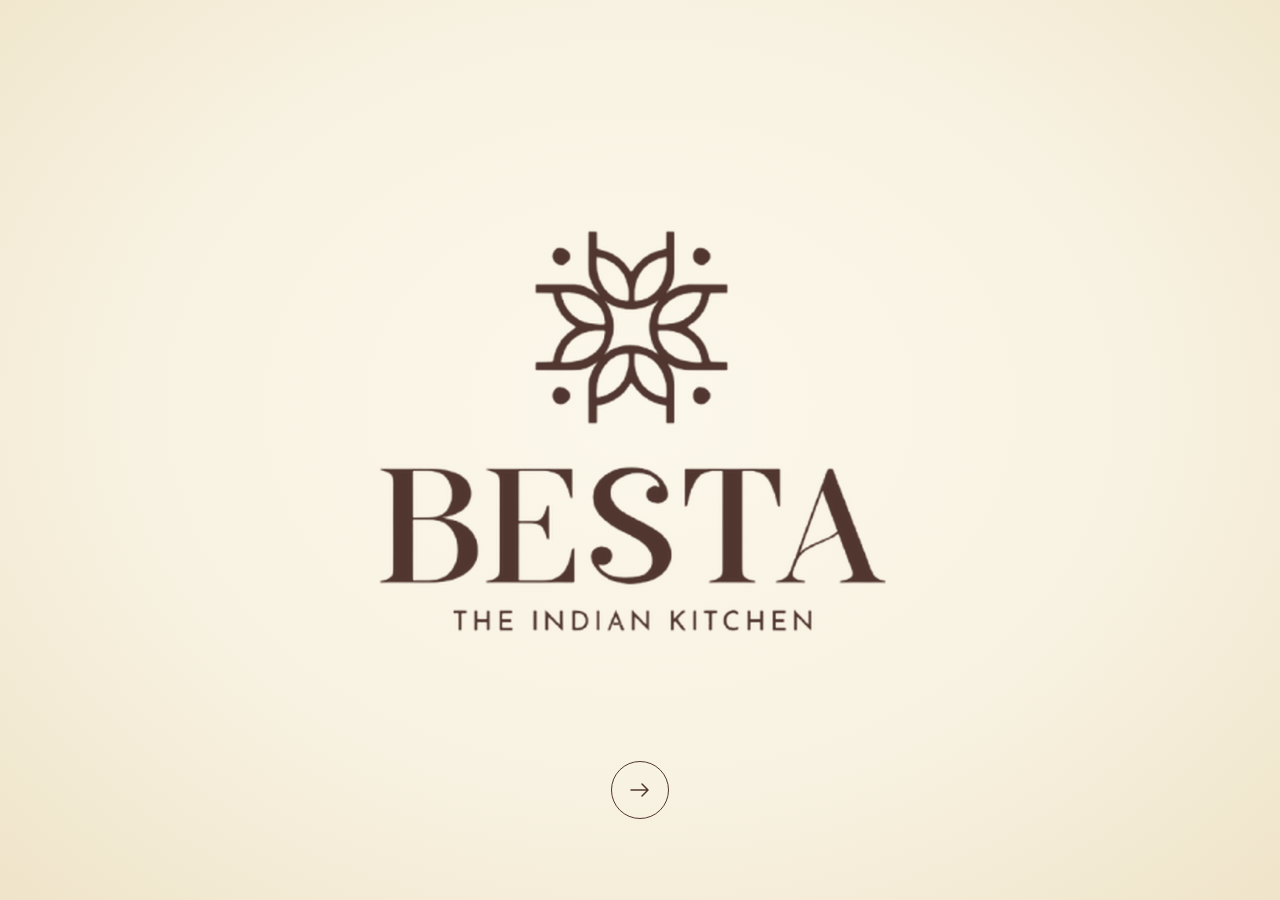
<file: index.html>
<!DOCTYPE html>
<html lang="en">
<head>
<meta charset="UTF-8">
<meta name="viewport" content="width=device-width, initial-scale=1, viewport-fit=cover">
<title>Besta — The Indian Kitchen | Table Time and Dasara Arcade</title>
<meta name="description" content="Play Table Time and Dasara Arcade while you wait at Besta — The Indian Kitchen, Guru Nanak Colony, Vijayawada.">
<meta name="theme-color" content="#F4ECDD">
<link rel="icon" type="image/png" sizes="32x32" href="assets/favicon-32.png">
<link rel="apple-touch-icon" href="assets/apple-touch-icon.png">
<link rel="stylesheet" href="style.css">
<link rel="stylesheet" href="games.css">
<link rel="stylesheet" href="intro.css">
</head>
<body>
<a class="skip-link" href="#screens">Skip to content</a>
<!-- Icons: Font Awesome Free 6 (https://github.com/FortAwesome/Font-Awesome), licensed CC BY 4.0 -->
<svg width="0" height="0" style="position:absolute" aria-hidden="true" focusable="false"><symbol id="fa-puzzle-piece" viewBox="0 0 512 512"><path d="M192 104.8c0-9.2-5.8-17.3-13.2-22.8C167.2 73.3 160 61.3 160 48c0-26.5 28.7-48 64-48s64 21.5 64 48c0 13.3-7.2 25.3-18.8 34c-7.4 5.5-13.2 13.6-13.2 22.8c0 12.8 10.4 23.2 23.2 23.2l56.8 0c26.5 0 48 21.5 48 48l0 56.8c0 12.8 10.4 23.2 23.2 23.2c9.2 0 17.3-5.8 22.8-13.2c8.7-11.6 20.7-18.8 34-18.8c26.5 0 48 28.7 48 64s-21.5 64-48 64c-13.3 0-25.3-7.2-34-18.8c-5.5-7.4-13.6-13.2-22.8-13.2c-12.8 0-23.2 10.4-23.2 23.2L384 464c0 26.5-21.5 48-48 48l-56.8 0c-12.8 0-23.2-10.4-23.2-23.2c0-9.2 5.8-17.3 13.2-22.8c11.6-8.7 18.8-20.7 18.8-34c0-26.5-28.7-48-64-48s-64 21.5-64 48c0 13.3 7.2 25.3 18.8 34c7.4 5.5 13.2 13.6 13.2 22.8c0 12.8-10.4 23.2-23.2 23.2L48 512c-26.5 0-48-21.5-48-48L0 343.2C0 330.4 10.4 320 23.2 320c9.2 0 17.3 5.8 22.8 13.2C54.7 344.8 66.7 352 80 352c26.5 0 48-28.7 48-64s-21.5-64-48-64c-13.3 0-25.3 7.2-34 18.8C40.5 250.2 32.4 256 23.2 256C10.4 256 0 245.6 0 232.8L0 176c0-26.5 21.5-48 48-48l120.8 0c12.8 0 23.2-10.4 23.2-23.2z"/></symbol><symbol id="fa-gamepad" viewBox="0 0 640 512"><path d="M192 64C86 64 0 150 0 256S86 448 192 448l256 0c106 0 192-86 192-192s-86-192-192-192L192 64zM496 168a40 40 0 1 1 0 80 40 40 0 1 1 0-80zM392 304a40 40 0 1 1 80 0 40 40 0 1 1 -80 0zM168 200c0-13.3 10.7-24 24-24s24 10.7 24 24l0 32 32 0c13.3 0 24 10.7 24 24s-10.7 24-24 24l-32 0 0 32c0 13.3-10.7 24-24 24s-24-10.7-24-24l0-32-32 0c-13.3 0-24-10.7-24-24s10.7-24 24-24l32 0 0-32z"/></symbol><symbol id="fa-gift" viewBox="0 0 512 512"><path d="M190.5 68.8L225.3 128l-1.3 0-72 0c-22.1 0-40-17.9-40-40s17.9-40 40-40l2.2 0c14.9 0 28.8 7.9 36.3 20.8zM64 88c0 14.4 3.5 28 9.6 40L32 128c-17.7 0-32 14.3-32 32l0 64c0 17.7 14.3 32 32 32l448 0c17.7 0 32-14.3 32-32l0-64c0-17.7-14.3-32-32-32l-41.6 0c6.1-12 9.6-25.6 9.6-40c0-48.6-39.4-88-88-88l-2.2 0c-31.9 0-61.5 16.9-77.7 44.4L256 85.5l-24.1-41C215.7 16.9 186.1 0 154.2 0L152 0C103.4 0 64 39.4 64 88zm336 0c0 22.1-17.9 40-40 40l-72 0-1.3 0 34.8-59.2C329.1 55.9 342.9 48 357.8 48l2.2 0c22.1 0 40 17.9 40 40zM32 288l0 176c0 26.5 21.5 48 48 48l144 0 0-224L32 288zM288 512l144 0c26.5 0 48-21.5 48-48l0-176-192 0 0 224z"/></symbol><symbol id="fa-camera" viewBox="0 0 512 512"><path d="M149.1 64.8L138.7 96 64 96C28.7 96 0 124.7 0 160L0 416c0 35.3 28.7 64 64 64l384 0c35.3 0 64-28.7 64-64l0-256c0-35.3-28.7-64-64-64l-74.7 0L362.9 64.8C356.4 45.2 338.1 32 317.4 32L194.6 32c-20.7 0-39 13.2-45.5 32.8zM256 192a96 96 0 1 1 0 192 96 96 0 1 1 0-192z"/></symbol><symbol id="fa-image" viewBox="0 0 512 512"><path d="M0 96C0 60.7 28.7 32 64 32l384 0c35.3 0 64 28.7 64 64l0 320c0 35.3-28.7 64-64 64L64 480c-35.3 0-64-28.7-64-64L0 96zM323.8 202.5c-4.5-6.6-11.9-10.5-19.8-10.5s-15.4 3.9-19.8 10.5l-87 127.6L170.7 297c-4.6-5.7-11.5-9-18.7-9s-14.2 3.3-18.7 9l-64 80c-5.8 7.2-6.9 17.1-2.9 25.4s12.4 13.6 21.6 13.6l96 0 32 0 208 0c8.9 0 17.1-4.9 21.2-12.8s3.6-17.4-1.4-24.7l-120-176zM112 192a48 48 0 1 0 0-96 48 48 0 1 0 0 96z"/></symbol><symbol id="fa-eye" viewBox="0 0 576 512"><path d="M288 32c-80.8 0-145.5 36.8-192.6 80.6C48.6 156 17.3 208 2.5 243.7c-3.3 7.9-3.3 16.7 0 24.6C17.3 304 48.6 356 95.4 399.4C142.5 443.2 207.2 480 288 480s145.5-36.8 192.6-80.6c46.8-43.5 78.1-95.4 93-131.1c3.3-7.9 3.3-16.7 0-24.6c-14.9-35.7-46.2-87.7-93-131.1C433.5 68.8 368.8 32 288 32zM144 256a144 144 0 1 1 288 0 144 144 0 1 1 -288 0zm144-64c0 35.3-28.7 64-64 64c-7.1 0-13.9-1.2-20.3-3.3c-5.5-1.8-11.9 1.6-11.7 7.4c.3 6.9 1.3 13.8 3.2 20.7c13.7 51.2 66.4 81.6 117.6 67.9s81.6-66.4 67.9-117.6c-11.1-41.5-47.8-69.4-88.6-71.1c-5.8-.2-9.2 6.1-7.4 11.7c2.1 6.4 3.3 13.2 3.3 20.3z"/></symbol><symbol id="fa-medal" viewBox="0 0 512 512"><path d="M4.1 38.2C1.4 34.2 0 29.4 0 24.6C0 11 11 0 24.6 0L133.9 0c11.2 0 21.7 5.9 27.4 15.5l68.5 114.1c-48.2 6.1-91.3 28.6-123.4 61.9L4.1 38.2zm503.7 0L405.6 191.5c-32.1-33.3-75.2-55.8-123.4-61.9L350.7 15.5C356.5 5.9 366.9 0 378.1 0L487.4 0C501 0 512 11 512 24.6c0 4.8-1.4 9.6-4.1 13.6zM80 336a176 176 0 1 1 352 0A176 176 0 1 1 80 336zm184.4-94.9c-3.4-7-13.3-7-16.8 0l-22.4 45.4c-1.4 2.8-4 4.7-7 5.1L168 298.9c-7.7 1.1-10.7 10.5-5.2 16l36.3 35.4c2.2 2.2 3.2 5.2 2.7 8.3l-8.6 49.9c-1.3 7.6 6.7 13.5 13.6 9.9l44.8-23.6c2.7-1.4 6-1.4 8.7 0l44.8 23.6c6.9 3.6 14.9-2.2 13.6-9.9l-8.6-49.9c-.5-3 .5-6.1 2.7-8.3l36.3-35.4c5.6-5.4 2.5-14.8-5.2-16l-50.1-7.3c-3-.4-5.7-2.4-7-5.1l-22.4-45.4z"/></symbol><symbol id="fa-trophy" viewBox="0 0 576 512"><path d="M400 0L176 0c-26.5 0-48.1 21.8-47.1 48.2c.2 5.3 .4 10.6 .7 15.8L24 64C10.7 64 0 74.7 0 88c0 92.6 33.5 157 78.5 200.7c44.3 43.1 98.3 64.8 138.1 75.8c23.4 6.5 39.4 26 39.4 45.6c0 20.9-17 37.9-37.9 37.9L192 448c-17.7 0-32 14.3-32 32s14.3 32 32 32l192 0c17.7 0 32-14.3 32-32s-14.3-32-32-32l-26.1 0C337 448 320 431 320 410.1c0-19.6 15.9-39.2 39.4-45.6c39.9-11 93.9-32.7 138.2-75.8C542.5 245 576 180.6 576 88c0-13.3-10.7-24-24-24L446.4 64c.3-5.2 .5-10.4 .7-15.8C448.1 21.8 426.5 0 400 0zM48.9 112l84.4 0c9.1 90.1 29.2 150.3 51.9 190.6c-24.9-11-50.8-26.5-73.2-48.3c-32-31.1-58-76-63-142.3zM464.1 254.3c-22.4 21.8-48.3 37.3-73.2 48.3c22.7-40.3 42.8-100.5 51.9-190.6l84.4 0c-5.1 66.3-31.1 111.2-63 142.3z"/></symbol><symbol id="fa-hand-pointer" viewBox="0 0 448 512"><path d="M128 40c0-22.1 17.9-40 40-40s40 17.9 40 40l0 148.2c8.5-7.6 19.7-12.2 32-12.2c20.6 0 38.2 13 45 31.2c8.8-9.3 21.2-15.2 35-15.2c25.3 0 46 19.5 47.9 44.3c8.5-7.7 19.8-12.3 32.1-12.3c26.5 0 48 21.5 48 48l0 48 0 16 0 48c0 70.7-57.3 128-128 128l-16 0-64 0-.1 0-5.2 0c-5 0-9.9-.3-14.7-1c-55.3-5.6-106.2-34-140-79L8 336c-13.3-17.7-9.7-42.7 8-56s42.7-9.7 56 8l56 74.7L128 40zM240 304c0-8.8-7.2-16-16-16s-16 7.2-16 16l0 96c0 8.8 7.2 16 16 16s16-7.2 16-16l0-96zm48-16c-8.8 0-16 7.2-16 16l0 96c0 8.8 7.2 16 16 16s16-7.2 16-16l0-96c0-8.8-7.2-16-16-16zm80 16c0-8.8-7.2-16-16-16s-16 7.2-16 16l0 96c0 8.8 7.2 16 16 16s16-7.2 16-16l0-96z"/></symbol><symbol id="fa-forward" viewBox="0 0 512 512"><path d="M52.5 440.6c-9.5 7.9-22.8 9.7-34.1 4.4S0 428.4 0 416L0 96C0 83.6 7.2 72.3 18.4 67s24.5-3.6 34.1 4.4L224 214.3l0 41.7 0 41.7L52.5 440.6zM256 352l0-96 0-128 0-32c0-12.4 7.2-23.7 18.4-29s24.5-3.6 34.1 4.4l192 160c7.3 6.1 11.5 15.1 11.5 24.6s-4.2 18.5-11.5 24.6l-192 160c-9.5 7.9-22.8 9.7-34.1 4.4s-18.4-16.6-18.4-29l0-64z"/></symbol><symbol id="fa-arrow-left" viewBox="0 0 448 512"><path d="M9.4 233.4c-12.5 12.5-12.5 32.8 0 45.3l160 160c12.5 12.5 32.8 12.5 45.3 0s12.5-32.8 0-45.3L109.2 288 416 288c17.7 0 32-14.3 32-32s-14.3-32-32-32l-306.7 0L214.6 118.6c12.5-12.5 12.5-32.8 0-45.3s-32.8-12.5-45.3 0l-160 160z"/></symbol><symbol id="fa-phone" viewBox="0 0 512 512"><path d="M164.9 24.6c-7.7-18.6-28-28.5-47.4-23.2l-88 24C12.1 30.2 0 46 0 64C0 311.4 200.6 512 448 512c18 0 33.8-12.1 38.6-29.5l24-88c5.3-19.4-4.6-39.7-23.2-47.4l-96-40c-16.3-6.8-35.2-2.1-46.3 11.6L304.7 368C234.3 334.7 177.3 277.7 144 207.3L193.3 167c13.7-11.2 18.4-30 11.6-46.3l-40-96z"/></symbol><symbol id="fa-location-dot" viewBox="0 0 384 512"><path d="M215.7 499.2C267 435 384 279.4 384 192C384 86 298 0 192 0S0 86 0 192c0 87.4 117 243 168.3 307.2c12.3 15.3 35.1 15.3 47.4 0zM192 128a64 64 0 1 1 0 128 64 64 0 1 1 0-128z"/></symbol><symbol id="fa-envelope" viewBox="0 0 512 512"><path d="M48 64C21.5 64 0 85.5 0 112c0 15.1 7.1 29.3 19.2 38.4L236.8 313.6c11.4 8.5 27 8.5 38.4 0L492.8 150.4c12.1-9.1 19.2-23.3 19.2-38.4c0-26.5-21.5-48-48-48L48 64zM0 176L0 384c0 35.3 28.7 64 64 64l384 0c35.3 0 64-28.7 64-64l0-208L294.4 339.2c-22.8 17.1-54 17.1-76.8 0L0 176z"/></symbol><symbol id="fa-trash-can" viewBox="0 0 448 512"><path d="M135.2 17.7C140.6 6.8 151.7 0 163.8 0L284.2 0c12.1 0 23.2 6.8 28.6 17.7L320 32l96 0c17.7 0 32 14.3 32 32s-14.3 32-32 32L32 96C14.3 96 0 81.7 0 64S14.3 32 32 32l96 0 7.2-14.3zM32 128l384 0 0 320c0 35.3-28.7 64-64 64L96 512c-35.3 0-64-28.7-64-64l0-320zm96 64c-8.8 0-16 7.2-16 16l0 224c0 8.8 7.2 16 16 16s16-7.2 16-16l0-224c0-8.8-7.2-16-16-16zm96 0c-8.8 0-16 7.2-16 16l0 224c0 8.8 7.2 16 16 16s16-7.2 16-16l0-224c0-8.8-7.2-16-16-16zm96 0c-8.8 0-16 7.2-16 16l0 224c0 8.8 7.2 16 16 16s16-7.2 16-16l0-224c0-8.8-7.2-16-16-16z"/></symbol><symbol id="fa-right-from-bracket" viewBox="0 0 512 512"><path d="M377.9 105.9L500.7 228.7c7.2 7.2 11.3 17.1 11.3 27.3s-4.1 20.1-11.3 27.3L377.9 406.1c-6.4 6.4-15 9.9-24 9.9c-18.7 0-33.9-15.2-33.9-33.9l0-62.1-128 0c-17.7 0-32-14.3-32-32l0-64c0-17.7 14.3-32 32-32l128 0 0-62.1c0-18.7 15.2-33.9 33.9-33.9c9 0 17.6 3.6 24 9.9zM160 96L96 96c-17.7 0-32 14.3-32 32l0 256c0 17.7 14.3 32 32 32l64 0c17.7 0 32 14.3 32 32s-14.3 32-32 32l-64 0c-53 0-96-43-96-96L0 128C0 75 43 32 96 32l64 0c17.7 0 32 14.3 32 32s-14.3 32-32 32z"/></symbol><symbol id="fa-rotate-right" viewBox="0 0 512 512"><path d="M463.5 224l8.5 0c13.3 0 24-10.7 24-24l0-128c0-9.7-5.8-18.5-14.8-22.2s-19.3-1.7-26.2 5.2L413.4 96.6c-87.6-86.5-228.7-86.2-315.8 1c-87.5 87.5-87.5 229.3 0 316.8s229.3 87.5 316.8 0c12.5-12.5 12.5-32.8 0-45.3s-32.8-12.5-45.3 0c-62.5 62.5-163.8 62.5-226.3 0s-62.5-163.8 0-226.3c62.2-62.2 162.7-62.5 225.3-1L327 183c-6.9 6.9-8.9 17.2-5.2 26.2s12.5 14.8 22.2 14.8l119.5 0z"/></symbol></svg>
<noscript><p style="padding:24px;font-family:sans-serif;">This kiosk needs JavaScript. Please turn it on and reload the page.</p></noscript>

<div id="app" data-chrome="on">
  <main id="screens">

    <!-- ============ HOME: SIGN UP / LOG IN ============ -->
    <section class="screen active" id="screen-home" aria-labelledby="homeTitle">
      <div class="brand-mark">
        <img src="assets/logo.png" width="168" height="auto" alt="Besta — The Indian Kitchen logo">
        <h1 class="visually-hidden" id="homeTitle">Besta — The Indian Kitchen</h1>
      </div>

      <div class="panel" style="margin-top:20px;">
        <h2 id="authHeading">Play while you wait</h2>
        <p class="muted">Create your account with Google to save your results, join the leaderboard and get coupons and offers from Besta. Already signed up? Log in to see your saved results.</p>

        <div class="tabs" id="authTabs" role="tablist" aria-label="Sign up or log in">
          <button type="button" role="tab" class="tab" id="tabSignup" aria-selected="true" aria-controls="panelSignup">Sign up</button>
          <button type="button" role="tab" class="tab" id="tabLogin" aria-selected="false" aria-controls="panelLogin" tabindex="-1">Log in</button>
        </div>

        <div id="panelSignup" role="tabpanel" aria-labelledby="tabSignup">
          <p class="notice">
            Besta receives your <strong>name and email address</strong> from Google. We use them only to save your game results and to show your first name and last initial on the leaderboard.
            We never receive your Google password. <a href="privacy.html" data-legal="Privacy Policy">Privacy Policy</a>
          </p>
          <div class="check-row">
            <input type="checkbox" id="ageCheck">
            <label for="ageCheck">I am 18 years old or older.</label>
          </div>
          <div class="check-row">
            <input type="checkbox" id="consentCheck">
            <label for="consentCheck">I agree to Besta using my Google name and email for the purpose above. I can withdraw this at any time by emailing hello@besta.co.in or by choosing “Delete my data”.</label>
          </div>
          <p id="signupHint" class="notice" role="status" aria-live="polite"></p>
          <div class="google-wrap locked" id="googleWrapSignup" aria-disabled="true">
            <span class="skeleton google-skeleton" id="googleSkeletonSignup"></span>
            <div id="googleBtnSignup"></div>
          </div>
          <p id="signupMsg" class="msg" role="alert"></p>
        </div>

        <div id="panelLogin" role="tabpanel" aria-labelledby="tabLogin" hidden>
          <p class="notice">Log in with the Google account you used to sign up. We will show your saved results.</p>
          <div class="google-wrap" id="googleWrapLogin">
            <span class="skeleton google-skeleton" id="googleSkeletonLogin"></span>
            <div id="googleBtnLogin"></div>
          </div>
          <p id="loginMsg" class="msg" role="alert"></p>
          <button type="button" class="btn btn-ghost" id="toSignupBtn" hidden>Sign up with this Google account</button>
        </div>

        <p id="authUnavailable" class="msg error" role="alert" hidden>Sign-in is not available right now. Please ask a member of staff.</p>
      </div>

      <section class="panel lb-card" aria-labelledby="homeLbTitle">
        <h2 id="homeLbTitle" style="font-size:20px;">Fastest times</h2>
        <p class="muted" style="margin-bottom:8px;">Table Time leaderboard</p>
        <div id="homeLb" aria-live="polite"></div>
      </section>
      <p class="visit-us"><strong>Visit us:</strong> Besta — The Indian Kitchen, Beside DBS Bank, Kanaka Durga Gazetted Officers Colony, Guru Nanak Colony, Vijayawada</p>
    </section>

    <!-- ============ UPDATED POLICY: ASK AGAIN ============ -->
    <section class="screen" id="screen-reconsent" aria-labelledby="reconsentTitle">
      <div class="panel">
        <h2 id="reconsentTitle">We have updated our Privacy Policy</h2>
        <p class="notice">Before you continue, please confirm the following. <a href="privacy.html" data-legal="Privacy Policy">Read the Privacy Policy</a></p>
        <div class="check-row"><input type="checkbox" id="rcAge"><label for="rcAge">I am 18 years old or older.</label></div>
        <div class="check-row"><input type="checkbox" id="rcConsent"><label for="rcConsent">I agree to Besta using my Google name and email as described in the updated Privacy Policy.</label></div>
        <p id="reconsentMsg" class="msg" role="alert"></p>
        <div class="btn-row">
          <button type="button" class="btn btn-primary" id="reconsentBtn">Continue</button>
          <button type="button" class="btn btn-ghost" id="reconsentCancelBtn">Log out</button>
        </div>
      </div>
    </section>

    <!-- ============ OFFERS (optional) ============ -->
    <section class="screen" id="screen-offers" aria-labelledby="offersTitle">
      <div class="panel">
        <h2 id="offersTitle"><svg class="fa" aria-hidden="true"><use href="#fa-gift"/></svg> Coupons and offers</h2>
        <p class="notice">Share your mobile number to receive coupons, discounts and dine-in offers from Besta. This is optional and does not affect playing.</p>
        <label class="field-label" for="offersPhone">Mobile number</label>
        <p class="field-hint" id="phoneHint">10-digit Indian mobile number</p>
        <input type="tel" inputmode="numeric" class="field-input" id="offersPhone" maxlength="16" autocomplete="off" aria-describedby="phoneHint offersMsg">
        <div class="check-row">
          <input type="checkbox" id="offersConsent">
          <label for="offersConsent">I agree to receive coupons, offers and updates from Besta by call, SMS or WhatsApp on this number. I can stop at any time by emailing hello@besta.co.in.</label>
        </div>
        <p class="notice">Besta will never ask for your password, OTP, Aadhaar or PAN. <a href="privacy.html" data-legal="Privacy Policy">Privacy Policy</a></p>
        <p id="offersMsg" class="msg" role="alert"></p>
        <div class="btn-row">
          <button type="button" class="btn btn-gold" id="offersSaveBtn">Save my number</button>
          <button type="button" class="btn btn-ghost" id="offersSkipBtn">No thanks</button>
        </div>
      </div>
    </section>

    <!-- ============ GAME PICKER ============ -->
    <section class="screen" id="screen-picker" aria-labelledby="pickerTitle">
      <p class="label-track" id="pickerGreeting">Welcome</p>
      <h1 id="pickerTitle" style="margin-bottom:6px;">Choose a game</h1>
      <p class="results-strip" id="myResults" aria-live="polite"></p>
      <div class="game-grid" id="gameGrid"></div>
      <section class="panel lb-card" aria-labelledby="pickerLbTitle">
        <h2 id="pickerLbTitle" style="font-size:20px;">Fastest times</h2>
        <p class="muted" style="margin-bottom:8px;">Table Time leaderboard</p>
        <div id="pickerLb" aria-live="polite"></div>
      </section>
      <div class="picker-actions">
        <button type="button" class="btn-text" id="offersBtn"><svg class="fa" aria-hidden="true"><use href="#fa-gift"/></svg>Coupons and offers</button>
        <button type="button" class="btn-text" id="deleteBtn"><svg class="fa" aria-hidden="true"><use href="#fa-trash-can"/></svg>Delete my data</button>
        <button type="button" class="btn-text" id="signOutBtn"><svg class="fa" aria-hidden="true"><use href="#fa-right-from-bracket"/></svg>Log out</button>
      </div>
    </section>

    <!-- ============ DELETE MY DATA ============ -->
    <section class="screen" id="screen-delete" aria-labelledby="deleteTitle">
      <div class="panel">
        <h2 id="deleteTitle">Delete my data</h2>
        <p>This permanently deletes your name, email address, mobile number, consent records and game results from Besta’s records. It cannot be undone.</p>
        <p class="notice">You can also ask us by email at <a href="mailto:hello@besta.co.in?subject=Delete%20my%20data">hello@besta.co.in</a>.</p>
        <p id="deleteMsg" class="msg" role="alert"></p>
        <div class="btn-row">
          <button type="button" class="btn btn-danger" id="deleteConfirmBtn">Yes, delete my data</button>
          <button type="button" class="btn btn-ghost" id="deleteCancelBtn">Cancel</button>
        </div>
      </div>
    </section>

    <!-- ============ TABLE TIME ============ -->
    <section class="screen" id="screen-tt-capture" aria-labelledby="ttCaptureTitle">
      <div class="panel" style="text-align:center;">
        <p class="label-track">Table Time</p>
        <h2 id="ttCaptureTitle">Take your photo</h2>
        <p class="notice">Your photo is turned into a puzzle on this device. It is never uploaded or saved, and it is erased when you leave the game.</p>
        <p id="ttCaptureMsg" class="msg" role="alert"></p>
        <button type="button" class="btn btn-primary btn-block" id="ttTakePhotoBtn"><svg class="fa" aria-hidden="true"><use href="#fa-camera"/></svg>Take your photo</button>
        <button type="button" class="btn btn-ghost btn-block" id="ttGalleryBtn" style="margin-top:10px;"><svg class="fa" aria-hidden="true"><use href="#fa-image"/></svg>Choose from gallery</button>
        <input type="file" id="ttGalleryInput" accept="image/*" hidden>
        <input type="file" id="ttCameraInput" accept="image/*" capture="user" hidden>
      </div>
      <button type="button" class="btn-text" id="ttBackBtn1" style="margin-top:10px;"><svg class="fa" aria-hidden="true"><use href="#fa-arrow-left"/></svg>Back to games</button>
    </section>

    <section class="screen" id="screen-tt-puzzle" aria-labelledby="ttPuzzleTitle">
      <h1 class="visually-hidden" id="ttPuzzleTitle">Table Time puzzle</h1>
      <div class="puzzle-header">
        <div class="timer" id="ttTimerLabel" role="timer" aria-label="Elapsed time">0:00</div>
        <button type="button" class="btn-text" id="ttPeekBtn" aria-pressed="false"><svg class="fa" aria-hidden="true"><use href="#fa-eye"/></svg>Show original</button>
      </div>
      <div id="ttBoardWrap"><div id="ttBoard" role="group" aria-label="Puzzle board, 5 by 5 tiles"></div></div>
      <p class="notice" style="margin-top:12px; text-align:center;">Tap a tile to pick it up, then tap another tile to swap places.</p>
      <div id="ttStatus" class="visually-hidden" role="status" aria-live="polite"></div>
    </section>

    <section class="screen" id="screen-tt-tutorial" aria-labelledby="ttTutTitle">
      <div class="panel" style="text-align:center;">
        <p class="label-track" id="ttTutLabel">Step 1 of 3</p>
        <h2 id="ttTutTitle" style="font-size:20px; margin:8px 0; min-height:3.6em;"><span id="ttTutText"></span></h2>
        <div id="ttTutDemo" class="tut-demo" aria-hidden="true">
          <div class="tut-hand"><svg class="fa" aria-hidden="true"><use href="#fa-hand-pointer"/></svg></div>
          <div class="tut-tile a"></div>
          <div class="tut-tile b"></div>
        </div>
        <div class="btn-row" style="margin-top:12px;">
          <button type="button" class="btn btn-ghost" id="ttTutSkipBtn">Skip <svg class="fa after" aria-hidden="true"><use href="#fa-forward"/></svg></button>
          <button type="button" class="btn btn-primary" id="ttTutNextBtn">Next</button>
        </div>
      </div>
    </section>

    <section class="screen" id="screen-tt-win" aria-labelledby="ttWinTitle">
      <div class="panel" style="text-align:center;">
        <p class="label-track">Table Time</p>
        <h2 id="ttWinTitle">Solved!</h2>
        <p id="ttWinTimeLabel" style="font-size:18px; font-weight:700; margin-bottom:6px;"></p>
        <div id="ttSaveStatus" role="status" aria-live="polite" style="min-height:2.6em; margin-bottom:12px;"></div>
        <button type="button" class="btn btn-primary btn-block" id="ttViewLeaderboardBtn"><svg class="fa" aria-hidden="true"><use href="#fa-trophy"/></svg>View fastest times</button>
        <button type="button" class="btn btn-ghost btn-block" id="ttAgainBtn" style="margin-top:10px;"><svg class="fa" aria-hidden="true"><use href="#fa-rotate-right"/></svg>Play again</button>
        <button type="button" class="btn-text" id="ttBackBtn2" style="margin-top:8px;"><svg class="fa" aria-hidden="true"><use href="#fa-arrow-left"/></svg>Back to games</button>
      </div>
    </section>

    <section class="screen" id="screen-tt-leaderboard" aria-labelledby="ttLbTitle">
      <div class="panel">
        <p class="label-track">Table Time</p>
        <h2 id="ttLbTitle" style="margin-bottom:12px;">Fastest times</h2>
        <div id="ttLbList" aria-live="polite"></div>
        <button type="button" class="btn btn-primary btn-block" id="ttBackBtn3" style="margin-top:16px;"><svg class="fa" aria-hidden="true"><use href="#fa-arrow-left"/></svg>Back to games</button>
      </div>
    </section>

    <!-- ============ DASARA ARCADE ============ -->
    <section class="screen" id="screen-durga" aria-label="Dasara Arcade">
      <div class="durga-bar">
        <button type="button" class="btn-text" id="durgaBackBtn"><svg class="fa" aria-hidden="true"><use href="#fa-arrow-left"/></svg>Back to games</button>
        <span class="label-track">Dasara Arcade</span>
        <span style="width:96px;" aria-hidden="true"></span>
      </div>
      <div class="durga-stage">
        <iframe id="durgaFrame" title="Dasara Arcade — Durga Maa vs Asuras" allow="autoplay"></iframe>
        <div id="durgaStatus" class="durga-status" role="status">
          <span class="skeleton" style="width:180px;height:22px;"></span>
          <span class="skeleton" style="width:240px;height:120px;"></span>
          <span id="durgaStatusText">Loading Dasara Arcade…</span>
          <button type="button" class="btn btn-ghost" id="durgaRetryBtn" hidden>Try again</button>
        </div>
      </div>
    </section>

    <!-- ============ POLICY VIEWER ============ -->
    <section class="screen" id="screen-legal" aria-label="Policy" style="padding:0;align-items:stretch;">
      <div class="durga-bar">
        <button type="button" class="btn-text" id="legalBackBtn"><svg class="fa" aria-hidden="true"><use href="#fa-arrow-left"/></svg>Back</button>
        <span class="label-track" id="legalTitle"></span>
        <span style="width:96px;" aria-hidden="true"></span>
      </div>
      <div class="durga-stage"><iframe id="legalFrame" title="Policy"></iframe></div>
    </section>

  </main>

  <footer class="site-footer">
    <nav class="footer-links" aria-label="Policies">
      <a href="privacy.html" data-legal="Privacy Policy">Privacy Policy</a>
      <a href="terms.html" data-legal="Terms of Service">Terms of Service</a>
      <a href="cookies.html" data-legal="Cookie Policy">Cookie Policy</a>
      <a href="licenses.html" data-legal="Licences">Licences</a>
      <button type="button" class="link" id="cookieSettingsBtn">Cookie settings</button>
    </nav>
    <address id="footerAddress">
      Besta — The Indian Kitchen, Beside DBS Bank, Kanaka Durga Gazetted Officers Colony, Guru Nanak Colony, Vijayawada ·
      <a href="mailto:hello@besta.co.in">hello@besta.co.in</a>
    </address>
  </footer>
</div>

<div class="cta-bar" id="ctaBar" aria-label="Contact Besta"></div>

<!-- Camera for Table Time -->
<div id="ttCameraOverlay" class="cam-overlay" role="dialog" aria-modal="true" aria-label="Take your photo">
  <video id="ttCameraVideo" autoplay playsinline muted aria-label="Live camera preview"></video>
  <p class="cam-note">Centre your face in the frame, then press the round button. The photo stays on this device.</p>
  <div class="cam-actions">
    <button type="button" class="btn btn-ghost" id="ttCamCancelBtn">Cancel</button>
    <button type="button" class="shutter-btn" id="ttCamShutterBtn" aria-label="Take photo"></button>
  </div>
</div>
<div id="ttPeekBackdrop" class="peek-backdrop"></div>
<div id="ttPeekThumb" class="peek-thumb" role="img" aria-label="Your original photo"></div>

<!-- Cookie banner and settings -->
<div id="cookieBanner" class="cookie-banner" role="dialog" aria-labelledby="cbTitle" aria-describedby="cbText" hidden>
  <h2 id="cbTitle">Cookies and similar storage</h2>
  <p id="cbText">
    We use essential storage to make this site work. With your permission we also remember your best Dasara Arcade score on this device.
    Signing in uses Google, which may set its own cookies. <a href="cookies.html" data-legal="Cookie Policy">Cookie Policy</a>
  </p>
  <div class="btn-row">
    <button type="button" class="btn" id="cookieRejectBtn">Reject optional</button>
    <button type="button" class="btn" id="cookieCustomiseBtn">Customise</button>
    <button type="button" class="btn" id="cookieAcceptBtn">Accept all</button>
  </div>
</div>

<div id="cookieModal" class="modal-backdrop" hidden>
  <div class="modal" role="dialog" aria-modal="true" aria-labelledby="cmTitle">
    <h2 id="cmTitle">Cookie settings</h2>
    <p class="notice">Choose which optional storage you allow. You can change this at any time from “Cookie settings” at the bottom of the page.</p>
    <div class="switch-row">
      <div><strong>Strictly necessary</strong><p>Remembers this choice and makes the site work. Always on.</p></div>
      <input type="checkbox" checked disabled aria-label="Strictly necessary, always on">
    </div>
    <div class="switch-row">
      <div><strong><label for="cookieFunctional">Functional</label></strong><p>Remembers your best Dasara Arcade score on this device.</p></div>
      <input type="checkbox" id="cookieFunctional">
    </div>
    <div class="switch-row info">
      <div><strong>Google sign-in</strong><p>The sign-in buttons are provided by Google, which may set its own cookies when the page loads them. This is part of the sign-in service and is not controlled here. <a href="cookies.html" data-legal="Cookie Policy">Cookie Policy</a></p></div>
    </div>
    <div class="btn-row">
      <button type="button" class="btn btn-ghost" id="cmRejectBtn">Reject optional</button>
      <button type="button" class="btn btn-ghost" id="cmSaveBtn">Save my choices</button>
      <button type="button" class="btn btn-ghost" id="cmAcceptBtn">Accept all</button>
    </div>
  </div>
</div>

<div id="toast" class="toast" role="status" aria-live="polite" hidden></div>

<!-- Animated logo intro (first screen) -->
<div id="intro" role="img" aria-label="Besta — The Indian Kitchen">
  <div class="stage" id="st" aria-hidden="true"></div>
  <button id="go" type="button" aria-label="Enter"><svg viewBox="0 0 24 24" fill="none" stroke="currentColor" stroke-width="1.5" stroke-linecap="round" stroke-linejoin="round" aria-hidden="true"><path d="M3 12h17M14 6l6 6-6 6"/></svg></button>
</div>

<script src="config.js"></script>
<script src="consent.js"></script>
<script src="app.js"></script>
<script src="games/table-time.js"></script>
<script src="games/dasara-arcade.js"></script>
<script src="intro.js"></script>
</body>
</html>
</file>
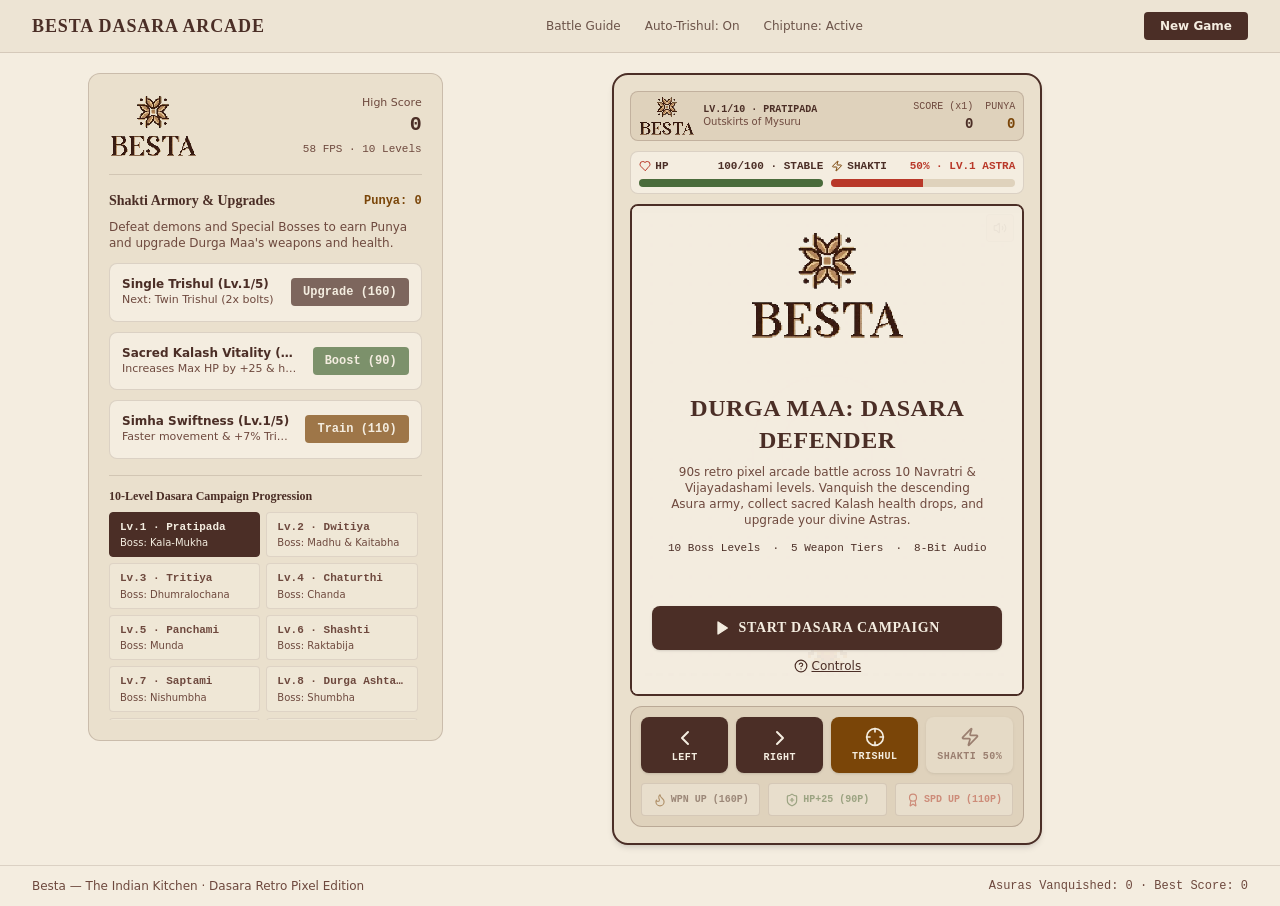
<file: games/durga/index.html>
<!doctype html>
<html lang="en">
  <head>
    <meta charset="UTF-8" />
    <meta name="viewport" content="width=device-width, initial-scale=1.0" />
    <meta name="description" content="Dasara Arcade: a retro pixel game from Besta — The Indian Kitchen, Vijayawada. Play as Durga Maa across ten levels." />
    <meta name="theme-color" content="#F4EDE0" />
    <title>Dasara Arcade — Durga Maa vs Asuras | Besta</title>
    <style>
/* Generated utility CSS for the Durga game (subset of Tailwind v4 actually used). */
*,::after,::before{box-sizing:border-box;margin:0;padding:0;border:0 solid}
html{line-height:1.5;-webkit-text-size-adjust:100%;font-family:system-ui,-apple-system,'Segoe UI',Roboto,'Helvetica Neue',Arial,sans-serif}
body{line-height:inherit;font-family:system-ui,-apple-system,'Segoe UI',Roboto,'Helvetica Neue',Arial,sans-serif;background-color:#F4EDE0;color:#4B2E26;overflow-x:hidden;touch-action:manipulation;-webkit-font-smoothing:antialiased}
h1,h2,h3,h4{font-size:inherit;font-weight:inherit;font-family:'Iowan Old Style','Palatino Linotype',Palatino,'Book Antiqua',Georgia,serif}
button,input,select,textarea{font:inherit;color:inherit;background:transparent;letter-spacing:inherit}
button{cursor:pointer;text-align:inherit}
img,svg,canvas,video{display:block;vertical-align:middle}
img,video{max-width:100%;height:auto}
ol,ul{list-style:none}
a{color:inherit;text-decoration:inherit}
[hidden]{display:none}
.pixel-canvas{image-rendering:pixelated;image-rendering:crisp-edges}

.absolute{position:absolute}
.aspect-\[4\/5\]{aspect-ratio:4/5}
.bg-\[\#4A6B3B\]{background-color:#4A6B3B}
.bg-\[\#4B2E26\]{background-color:#4B2E26}
.bg-\[\#7A4508\]{background-color:#7A4508}
.bg-\[\#B93829\]{background-color:#B93829}
.bg-\[\#B93829\]\/10{background-color:color-mix(in srgb, #B93829 10%, transparent)}
.bg-\[\#DFD2BC\]{background-color:#DFD2BC}
.bg-\[\#EAE0CD\]{background-color:#EAE0CD}
.bg-\[\#EAE0CD\]\/60{background-color:color-mix(in srgb, #EAE0CD 60%, transparent)}
.bg-\[\#EAE0CD\]\/90{background-color:color-mix(in srgb, #EAE0CD 90%, transparent)}
.bg-\[\#F4EDE0\]{background-color:#F4EDE0}
.bg-\[\#F4EDE0\]\/50{background-color:color-mix(in srgb, #F4EDE0 50%, transparent)}
.bg-\[\#F4EDE0\]\/92{background-color:color-mix(in srgb, #F4EDE0 92%, transparent)}
.bg-\[\#F4EDE0\]\/95{background-color:color-mix(in srgb, #F4EDE0 95%, transparent)}
.block{display:block}
.border{border-width:1px}
.border-2{border-width:2px}
.border-\[\#4A6B3B\]\/30{border-color:color-mix(in srgb, #4A6B3B 30%, transparent)}
.border-\[\#4B2E26\]{border-color:#4B2E26}
.border-\[\#4B2E26\]\/10{border-color:color-mix(in srgb, #4B2E26 10%, transparent)}
.border-\[\#4B2E26\]\/15{border-color:color-mix(in srgb, #4B2E26 15%, transparent)}
.border-\[\#4B2E26\]\/20{border-color:color-mix(in srgb, #4B2E26 20%, transparent)}
.border-\[\#4B2E26\]\/25{border-color:color-mix(in srgb, #4B2E26 25%, transparent)}
.border-\[\#4B2E26\]\/30{border-color:color-mix(in srgb, #4B2E26 30%, transparent)}
.border-\[\#B93829\]{border-color:#B93829}
.border-b{border-bottom-width:1px}
.border-t{border-top-width:1px}
.cursor-not-allowed{cursor:not-allowed}
.cursor-pointer{cursor:pointer}
.duration-100{transition-duration:100ms}
.duration-150{transition-duration:150ms}
.fill-current{fill:currentColor}
.flex{display:flex}
.flex-1{flex:1}
.flex-col{flex-direction:column}
.font-bold{font-weight:700}
.font-display{font-family:'Iowan Old Style','Palatino Linotype',Palatino,'Book Antiqua',Georgia,serif}
.font-extrabold{font-weight:800}
.font-medium{font-weight:500}
.font-mono-tabular{font-family:ui-monospace,SFMono-Regular,Menlo,Consolas,'Liberation Mono',monospace;font-variant-numeric:tabular-nums}
.font-semibold{font-weight:600}
.gap-1{gap:0.25rem}
.gap-1\.5{gap:0.375rem}
.gap-2{gap:0.5rem}
.gap-2\.5{gap:0.625rem}
.gap-3{gap:0.75rem}
.gap-4{gap:1rem}
.gap-5{gap:1.25rem}
.gap-6{gap:1.5rem}
.gap-8{gap:2rem}
.gap-x-4{column-gap:1rem}
.gap-y-2{row-gap:0.5rem}
.grid{display:grid}
.grid-cols-1{grid-template-columns:repeat(1,minmax(0,1fr))}
.grid-cols-2{grid-template-columns:repeat(2,minmax(0,1fr))}
.grid-cols-3{grid-template-columns:repeat(3,minmax(0,1fr))}
.grid-cols-4{grid-template-columns:repeat(4,minmax(0,1fr))}
.h-10{height:2.5rem}
.h-14{height:3.5rem}
.h-16{height:4rem}
.h-2{height:0.5rem}
.h-28{height:7rem}
.h-3{height:0.75rem}
.h-3\.5{height:0.875rem}
.h-4{height:1rem}
.h-5{height:1.25rem}
.h-6{height:1.5rem}
.h-full{height:100%}
.hidden{display:none}
.inline{display:inline}
.inline-flex{display:inline-flex}
.inset-0{inset:0}
.items-center{align-items:center}
.items-start{align-items:flex-start}
.justify-between{justify-content:space-between}
.justify-center{justify-content:center}
.leading-none{line-height:1}
.leading-relaxed{line-height:1.625}
.leading-tight{line-height:1.25}
.max-h-52{max-height:13rem}
.max-w-6xl{max-width:72rem}
.max-w-\[135px\]{max-width:135px}
.max-w-\[210px\]{max-width:210px}
.max-w-\[230px\]{max-width:230px}
.max-w-\[240px\]{max-width:240px}
.max-w-\[430px\]{max-width:430px}
.max-w-xs{max-width:20rem}
.mb-1{margin-bottom:0.25rem}
.mb-2{margin-bottom:0.5rem}
.mb-3{margin-bottom:0.75rem}
.min-h-screen{min-height:100vh}
.min-w-0{min-width:0}
.ml-2{margin-left:0.5rem}
.mr-1{margin-right:0.25rem}
.mt-0\.5{margin-top:0.125rem}
.mt-1{margin-top:0.25rem}
.mt-2{margin-top:0.5rem}
.mt-3{margin-top:0.75rem}
.mt-4{margin-top:1rem}
.mt-5{margin-top:1.25rem}
.mx-auto{margin-left:auto;margin-right:auto}
.my-2{margin-top:0.5rem;margin-bottom:0.5rem}
.object-contain{object-fit:contain}
.opacity-60{opacity:0.6}
.overflow-hidden{overflow:hidden}
.overflow-y-auto{overflow-y:auto}
.p-1\.5{padding:0.375rem}
.p-2\.5{padding:0.625rem}
.p-3{padding:0.75rem}
.p-4{padding:1rem}
.p-5{padding:1.25rem}
.p-6{padding:1.5rem}
.pb-4{padding-bottom:1rem}
.pixel-canvas{image-rendering:pixelated;image-rendering:crisp-edges}
.pr-1{padding-right:0.25rem}
.pt-0\.5{padding-top:0.125rem}
.pt-1{padding-top:0.25rem}
.pt-3{padding-top:0.75rem}
.px-2{padding-left:0.5rem;padding-right:0.5rem}
.px-2\.5{padding-left:0.625rem;padding-right:0.625rem}
.px-3{padding-left:0.75rem;padding-right:0.75rem}
.px-4{padding-left:1rem;padding-right:1rem}
.px-5{padding-left:1.25rem;padding-right:1.25rem}
.py-1{padding-top:0.25rem;padding-bottom:0.25rem}
.py-1\.5{padding-top:0.375rem;padding-bottom:0.375rem}
.py-2{padding-top:0.5rem;padding-bottom:0.5rem}
.py-2\.5{padding-top:0.625rem;padding-bottom:0.625rem}
.py-3{padding-top:0.75rem;padding-bottom:0.75rem}
.relative{position:relative}
.right-2{right:0.5rem}
.rounded{border-radius:.25rem}
.rounded-2xl{border-radius:1rem}
.rounded-lg{border-radius:.5rem}
.rounded-xl{border-radius:.75rem}
.select-none{user-select:none}
.shadow{box-shadow:0 1px 3px 0 rgb(0 0 0 / .1), 0 1px 2px -1px rgb(0 0 0 / .1)}
.shadow-inner{box-shadow:inset 0 2px 4px 0 rgb(0 0 0 / .05)}
.shadow-md{box-shadow:0 4px 6px -1px rgb(0 0 0 / .1), 0 2px 4px -2px rgb(0 0 0 / .1)}
.shrink-0{flex-shrink:0}
.space-y-1 > :not([hidden]) ~ :not([hidden]){margin-top:0.25rem}
.space-y-2 > :not([hidden]) ~ :not([hidden]){margin-top:0.5rem}
.space-y-2\.5 > :not([hidden]) ~ :not([hidden]){margin-top:0.625rem}
.space-y-3 > :not([hidden]) ~ :not([hidden]){margin-top:0.75rem}
.space-y-4 > :not([hidden]) ~ :not([hidden]){margin-top:1rem}
.text-2xl{font-size:1.5rem;line-height:calc(2 / 1.5)}
.text-\[\#4A6B3B\]{color:#4A6B3B}
.text-\[\#4B2E26\]{color:#4B2E26}
.text-\[\#4B2E26\]\/80{color:color-mix(in srgb, #4B2E26 80%, transparent)}
.text-\[\#4B2E26\]\/85{color:color-mix(in srgb, #4B2E26 85%, transparent)}
.text-\[\#6E493E\]{color:#6E493E}
.text-\[\#7A4508\]{color:#7A4508}
.text-\[\#B93829\]{color:#B93829}
.text-\[\#E7B04A\]{color:#E7B04A}
.text-\[\#F4EDE0\]{color:#F4EDE0}
.text-\[10px\]{font-size:10px}
.text-\[11px\]{font-size:11px}
.text-\[7px\]{font-size:7px}
.text-base{font-size:1rem;line-height:calc(1.5 / 1)}
.text-center{text-align:center}
.text-left{text-align:left}
.text-lg{font-size:1.125rem;line-height:calc(1.75 / 1.125)}
.text-right{text-align:right}
.text-sm{font-size:.875rem;line-height:calc(1.25 / .875)}
.text-xl{font-size:1.25rem;line-height:calc(1.75 / 1.25)}
.text-xs{font-size:.75rem;line-height:calc(1 / .75)}
.top-2{top:0.5rem}
.touch-none{touch-action:none}
.tracking-\[0\.08em\]{letter-spacing:0.08em}
.tracking-\[0\.24em\]{letter-spacing:0.24em}
.tracking-wide{letter-spacing:.025em}
.tracking-wider{letter-spacing:.05em}
.transition-all{transition-property:all;transition-timing-function:cubic-bezier(.4,0,.2,1);transition-duration:.15s}
.transition-colors{transition-property:color,background-color,border-color,text-decoration-color,fill,stroke;transition-timing-function:cubic-bezier(.4,0,.2,1);transition-duration:.15s}
.transition-opacity{transition-property:opacity;transition-timing-function:cubic-bezier(.4,0,.2,1);transition-duration:.15s}
.transition-transform{transition-property:transform,translate,scale,rotate;transition-timing-function:cubic-bezier(.4,0,.2,1);transition-duration:.15s}
.truncate{overflow:hidden;text-overflow:ellipsis;white-space:nowrap}
.underline{text-decoration-line:underline}
.uppercase{text-transform:uppercase}
.w-14{width:3.5rem}
.w-3{width:0.75rem}
.w-3\.5{width:0.875rem}
.w-4{width:1rem}
.w-5{width:1.25rem}
.w-6{width:1.5rem}
.w-auto{width:auto}
.w-full{width:100%}
.whitespace-nowrap{white-space:nowrap}
.z-10{z-index:10}
.z-20{z-index:20}
.z-30{z-index:30}
.active\:bg-\[\#6E493E\]:active{background-color:#6E493E}
.active\:bg-\[\#EAE0CD\]:active{background-color:#EAE0CD}
.active\:opacity-90:active{opacity:0.9}
.active\:translate-y-0\.5:active{translate:0 0.125rem}
.disabled\:cursor-not-allowed:disabled{cursor:not-allowed}
.disabled\:opacity-45:disabled{opacity:0.45}
.disabled\:opacity-70:disabled{opacity:0.7}
.hover\:bg-\[\#6E493E\]:hover{background-color:#6E493E}
.hover\:bg-\[\#DFD2BC\]:hover{background-color:#DFD2BC}
.hover\:bg-\[\#EAE0CD\]:hover{background-color:#EAE0CD}
.hover\:opacity-90:hover{opacity:0.9}
.hover\:text-\[\#4B2E26\]:hover{color:#4B2E26}
.hover\:underline:hover{text-decoration-line:underline}
@media (min-width:40rem){.sm\:flex{display:flex}.sm\:items-center{align-items:center}.sm\:justify-between{justify-content:space-between}.sm\:mt-0{margin-top:0rem}.sm\:p-4{padding:1rem}.sm\:px-6{padding-left:1.5rem;padding-right:1.5rem}.sm\:px-8{padding-left:2rem;padding-right:2rem}.sm\:py-5{padding-top:1.25rem;padding-bottom:1.25rem}.sm\:text-2xl{font-size:1.5rem;line-height:calc(2 / 1.5)}.sm\:text-lg{font-size:1.125rem;line-height:calc(1.75 / 1.125)}.sm\:text-sm{font-size:.875rem;line-height:calc(1.25 / .875)}}
@media (min-width:48rem){.md\:flex{display:flex}}
@media (min-width:64rem){.lg\:col-span-4{grid-column:span 4 / span 4}.lg\:col-span-8{grid-column:span 8 / span 8}.lg\:flex{display:flex}.lg\:grid-cols-12{grid-template-columns:repeat(12,minmax(0,1fr))}.lg\:hidden{display:none}}
    </style>
  </head>
  <body>
    <noscript>This game needs JavaScript to run.</noscript>
    <div id="root"></div>
    <script>
      // Short screens: scale the game down slightly so the on-screen buttons stay visible.
      (function () {
        var root = document.documentElement;
        function fit() {
          var wide = window.innerWidth >= 1024;
          var z = wide ? Math.min(1, Math.max(0.55, window.innerHeight / 900)) : 1;
          root.style.zoom = z === 1 ? '' : String(z);
        }
        fit();
        window.addEventListener('resize', fit);
      })();
    </script>
    <script>
(()=>{var is=Object.create;var X2=Object.defineProperty;var os=Object.getOwnPropertyDescriptor;var ns=Object.getOwnPropertyNames;var ls=Object.getPrototypeOf,ds=Object.prototype.hasOwnProperty;var cs=(t,a,r)=>a in t?X2(t,a,{enumerable:!0,configurable:!0,writable:!0,value:r}):t[a]=r;var Ca=(t,a)=>()=>(a||t((a={exports:{}}).exports,a),a.exports);var hs=(t,a,r,e)=>{if(a&&typeof a=="object"||typeof a=="function")for(let i of ns(a))!ds.call(t,i)&&i!==r&&X2(t,i,{get:()=>a[i],enumerable:!(e=os(a,i))||e.enumerable});return t};var _a=(t,a,r)=>(r=t!=null?is(ls(t)):{},hs(a||!t||!t.__esModule?X2(r,"default",{value:t,enumerable:!0}):r,t));var $a=(t,a,r)=>cs(t,typeof a!="symbol"?a+"":a,r);var ld=Ca(lt=>{"use strict";function I2(t,a){var r=t.length;t.push(a);t:for(;0<r;){var e=r-1>>>1,i=t[e];if(0<eo(i,a))t[e]=a,t[r]=i,r=e;else break t}}function wa(t){return t.length===0?null:t[0]}function oo(t){if(t.length===0)return null;var a=t[0],r=t.pop();if(r!==a){t[0]=r;t:for(var e=0,i=t.length,o=i>>>1;e<o;){var n=2*(e+1)-1,l=t[n],h=n+1,g=t[h];if(0>eo(l,r))h<i&&0>eo(g,l)?(t[e]=g,t[h]=r,e=h):(t[e]=l,t[n]=r,e=n);else if(h<i&&0>eo(g,r))t[e]=g,t[h]=r,e=h;else break t}}return a}function eo(t,a){var r=t.sortIndex-a.sortIndex;return r!==0?r:t.id-a.id}lt.unstable_now=void 0;typeof performance=="object"&&typeof performance.now=="function"?(_l=performance,lt.unstable_now=function(){return _l.now()}):(F2=Date,$l=F2.now(),lt.unstable_now=function(){return F2.now()-$l});var _l,F2,$l,Ea=[],tr=[],us=1,ca=null,Ot=3,P2=!1,$e=!1,ti=!1,_2=!1,rd=typeof setTimeout=="function"?setTimeout:null,ed=typeof clearTimeout=="function"?clearTimeout:null,td=typeof setImmediate<"u"?setImmediate:null;function io(t){for(var a=wa(tr);a!==null;){if(a.callback===null)oo(tr);else if(a.startTime<=t)oo(tr),a.sortIndex=a.expirationTime,I2(Ea,a);else break;a=wa(tr)}}function $2(t){if(ti=!1,io(t),!$e)if(wa(Ea)!==null)$e=!0,ee||(ee=!0,re());else{var a=wa(tr);a!==null&&tn($2,a.startTime-t)}}var ee=!1,ai=-1,id=5,od=-1;function nd(){return _2?!0:!(lt.unstable_now()-od<id)}function K2(){if(_2=!1,ee){var t=lt.unstable_now();od=t;var a=!0;try{t:{$e=!1,ti&&(ti=!1,ed(ai),ai=-1),P2=!0;var r=Ot;try{a:{for(io(t),ca=wa(Ea);ca!==null&&!(ca.expirationTime>t&&nd());){var e=ca.callback;if(typeof e=="function"){ca.callback=null,Ot=ca.priorityLevel;var i=e(ca.expirationTime<=t);if(t=lt.unstable_now(),typeof i=="function"){ca.callback=i,io(t),a=!0;break a}ca===wa(Ea)&&oo(Ea),io(t)}else oo(Ea);ca=wa(Ea)}if(ca!==null)a=!0;else{var o=wa(tr);o!==null&&tn($2,o.startTime-t),a=!1}}break t}finally{ca=null,Ot=r,P2=!1}a=void 0}}finally{a?re():ee=!1}}}var re;typeof td=="function"?re=function(){td(K2)}:typeof MessageChannel<"u"?(J2=new MessageChannel,ad=J2.port2,J2.port1.onmessage=K2,re=function(){ad.postMessage(null)}):re=function(){rd(K2,0)};var J2,ad;function tn(t,a){ai=rd(function(){t(lt.unstable_now())},a)}lt.unstable_IdlePriority=5;lt.unstable_ImmediatePriority=1;lt.unstable_LowPriority=4;lt.unstable_NormalPriority=3;lt.unstable_Profiling=null;lt.unstable_UserBlockingPriority=2;lt.unstable_cancelCallback=function(t){t.callback=null};lt.unstable_forceFrameRate=function(t){0>t||125<t?console.error("forceFrameRate takes a positive int between 0 and 125, forcing frame rates higher than 125 fps is not supported"):id=0<t?Math.floor(1e3/t):5};lt.unstable_getCurrentPriorityLevel=function(){return Ot};lt.unstable_next=function(t){switch(Ot){case 1:case 2:case 3:var a=3;break;default:a=Ot}var r=Ot;Ot=a;try{return t()}finally{Ot=r}};lt.unstable_requestPaint=function(){_2=!0};lt.unstable_runWithPriority=function(t,a){switch(t){case 1:case 2:case 3:case 4:case 5:break;default:t=3}var r=Ot;Ot=t;try{return a()}finally{Ot=r}};lt.unstable_scheduleCallback=function(t,a,r){var e=lt.unstable_now();switch(typeof r=="object"&&r!==null?(r=r.delay,r=typeof r=="number"&&0<r?e+r:e):r=e,t){case 1:var i=-1;break;case 2:i=250;break;case 5:i=1073741823;break;case 4:i=1e4;break;default:i=5e3}return i=r+i,t={id:us++,callback:a,priorityLevel:t,startTime:r,expirationTime:i,sortIndex:-1},r>e?(t.sortIndex=r,I2(tr,t),wa(Ea)===null&&t===wa(tr)&&(ti?(ed(ai),ai=-1):ti=!0,tn($2,r-e))):(t.sortIndex=i,I2(Ea,t),$e||P2||($e=!0,ee||(ee=!0,re()))),t};lt.unstable_shouldYield=nd;lt.unstable_wrapCallback=function(t){var a=Ot;return function(){var r=Ot;Ot=a;try{return t.apply(this,arguments)}finally{Ot=r}}}});var cd=Ca((yp,dd)=>{"use strict";dd.exports=ld()});var Md=Ca(V=>{"use strict";var en=Symbol.for("react.transitional.element"),ss=Symbol.for("react.portal"),gs=Symbol.for("react.fragment"),ps=Symbol.for("react.strict_mode"),fs=Symbol.for("react.profiler"),vs=Symbol.for("react.consumer"),ks=Symbol.for("react.context"),xs=Symbol.for("react.forward_ref"),Ls=Symbol.for("react.suspense"),Ms=Symbol.for("react.memo"),pd=Symbol.for("react.lazy"),ys=Symbol.for("react.activity"),hd=Symbol.iterator;function ms(t){return t===null||typeof t!="object"?null:(t=hd&&t[hd]||t["@@iterator"],typeof t=="function"?t:null)}var fd={isMounted:function(){return!1},enqueueForceUpdate:function(){},enqueueReplaceState:function(){},enqueueSetState:function(){}},vd=Object.assign,kd={};function oe(t,a,r){this.props=t,this.context=a,this.refs=kd,this.updater=r||fd}oe.prototype.isReactComponent={};oe.prototype.setState=function(t,a){if(typeof t!="object"&&typeof t!="function"&&t!=null)throw Error("takes an object of state variables to update or a function which returns an object of state variables.");this.updater.enqueueSetState(this,t,a,"setState")};oe.prototype.forceUpdate=function(t){this.updater.enqueueForceUpdate(this,t,"forceUpdate")};function xd(){}xd.prototype=oe.prototype;function on(t,a,r){this.props=t,this.context=a,this.refs=kd,this.updater=r||fd}var nn=on.prototype=new xd;nn.constructor=on;vd(nn,oe.prototype);nn.isPureReactComponent=!0;var ud=Array.isArray;function rn(){}var et={H:null,A:null,T:null,S:null},Ld=Object.prototype.hasOwnProperty;function ln(t,a,r){var e=r.ref;return{$$typeof:en,type:t,key:a,ref:e!==void 0?e:null,props:r}}function Cs(t,a){return ln(t.type,a,t.props)}function dn(t){return typeof t=="object"&&t!==null&&t.$$typeof===en}function ws(t){var a={"=":"=0",":":"=2"};return"$"+t.replace(/[=:]/g,function(r){return a[r]})}var sd=/\/+/g;function an(t,a){return typeof t=="object"&&t!==null&&t.key!=null?ws(""+t.key):a.toString(36)}function Bs(t){switch(t.status){case"fulfilled":return t.value;case"rejected":throw t.reason;default:switch(typeof t.status=="string"?t.then(rn,rn):(t.status="pending",t.then(function(a){t.status==="pending"&&(t.status="fulfilled",t.value=a)},function(a){t.status==="pending"&&(t.status="rejected",t.reason=a)})),t.status){case"fulfilled":return t.value;case"rejected":throw t.reason}}throw t}function ie(t,a,r,e,i){var o=typeof t;(o==="undefined"||o==="boolean")&&(t=null);var n=!1;if(t===null)n=!0;else switch(o){case"bigint":case"string":case"number":n=!0;break;case"object":switch(t.$$typeof){case en:case ss:n=!0;break;case pd:return n=t._init,ie(n(t._payload),a,r,e,i)}}if(n)return i=i(t),n=e===""?"."+an(t,0):e,ud(i)?(r="",n!=null&&(r=n.replace(sd,"$&/")+"/"),ie(i,a,r,"",function(g){return g})):i!=null&&(dn(i)&&(i=Cs(i,r+(i.key==null||t&&t.key===i.key?"":(""+i.key).replace(sd,"$&/")+"/")+n)),a.push(i)),1;n=0;var l=e===""?".":e+":";if(ud(t))for(var h=0;h<t.length;h++)e=t[h],o=l+an(e,h),n+=ie(e,a,r,o,i);else if(h=ms(t),typeof h=="function")for(t=h.call(t),h=0;!(e=t.next()).done;)e=e.value,o=l+an(e,h++),n+=ie(e,a,r,o,i);else if(o==="object"){if(typeof t.then=="function")return ie(Bs(t),a,r,e,i);throw a=String(t),Error("Objects are not valid as a React child (found: "+(a==="[object Object]"?"object with keys {"+Object.keys(t).join(", ")+"}":a)+"). If you meant to render a collection of children, use an array instead.")}return n}function no(t,a,r){if(t==null)return t;var e=[],i=0;return ie(t,e,"","",function(o){return a.call(r,o,i++)}),e}function js(t){if(t._status===-1){var a=t._result;a=a(),a.then(function(r){(t._status===0||t._status===-1)&&(t._status=1,t._result=r)},function(r){(t._status===0||t._status===-1)&&(t._status=2,t._result=r)}),t._status===-1&&(t._status=0,t._result=a)}if(t._status===1)return t._result.default;throw t._result}var gd=typeof reportError=="function"?reportError:function(t){if(typeof window=="object"&&typeof window.ErrorEvent=="function"){var a=new window.ErrorEvent("error",{bubbles:!0,cancelable:!0,message:typeof t=="object"&&t!==null&&typeof t.message=="string"?String(t.message):String(t),error:t});if(!window.dispatchEvent(a))return}else if(typeof process=="object"&&typeof process.emit=="function"){process.emit("uncaughtException",t);return}console.error(t)},Ws={map:no,forEach:function(t,a,r){no(t,function(){a.apply(this,arguments)},r)},count:function(t){var a=0;return no(t,function(){a++}),a},toArray:function(t){return no(t,function(a){return a})||[]},only:function(t){if(!dn(t))throw Error("React.Children.only expected to receive a single React element child.");return t}};V.Activity=ys;V.Children=Ws;V.Component=oe;V.Fragment=gs;V.Profiler=fs;V.PureComponent=on;V.StrictMode=ps;V.Suspense=Ls;V.__CLIENT_INTERNALS_DO_NOT_USE_OR_WARN_USERS_THEY_CANNOT_UPGRADE=et;V.__COMPILER_RUNTIME={__proto__:null,c:function(t){return et.H.useMemoCache(t)}};V.cache=function(t){return function(){return t.apply(null,arguments)}};V.cacheSignal=function(){return null};V.cloneElement=function(t,a,r){if(t==null)throw Error("The argument must be a React element, but you passed "+t+".");var e=vd({},t.props),i=t.key;if(a!=null)for(o in a.key!==void 0&&(i=""+a.key),a)!Ld.call(a,o)||o==="key"||o==="__self"||o==="__source"||o==="ref"&&a.ref===void 0||(e[o]=a[o]);var o=arguments.length-2;if(o===1)e.children=r;else if(1<o){for(var n=Array(o),l=0;l<o;l++)n[l]=arguments[l+2];e.children=n}return ln(t.type,i,e)};V.createContext=function(t){return t={$$typeof:ks,_currentValue:t,_currentValue2:t,_threadCount:0,Provider:null,Consumer:null},t.Provider=t,t.Consumer={$$typeof:vs,_context:t},t};V.createElement=function(t,a,r){var e,i={},o=null;if(a!=null)for(e in a.key!==void 0&&(o=""+a.key),a)Ld.call(a,e)&&e!=="key"&&e!=="__self"&&e!=="__source"&&(i[e]=a[e]);var n=arguments.length-2;if(n===1)i.children=r;else if(1<n){for(var l=Array(n),h=0;h<n;h++)l[h]=arguments[h+2];i.children=l}if(t&&t.defaultProps)for(e in n=t.defaultProps,n)i[e]===void 0&&(i[e]=n[e]);return ln(t,o,i)};V.createRef=function(){return{current:null}};V.forwardRef=function(t){return{$$typeof:xs,render:t}};V.isValidElement=dn;V.lazy=function(t){return{$$typeof:pd,_payload:{_status:-1,_result:t},_init:js}};V.memo=function(t,a){return{$$typeof:Ms,type:t,compare:a===void 0?null:a}};V.startTransition=function(t){var a=et.T,r={};et.T=r;try{var e=t(),i=et.S;i!==null&&i(r,e),typeof e=="object"&&e!==null&&typeof e.then=="function"&&e.then(rn,gd)}catch(o){gd(o)}finally{a!==null&&r.types!==null&&(a.types=r.types),et.T=a}};V.unstable_useCacheRefresh=function(){return et.H.useCacheRefresh()};V.use=function(t){return et.H.use(t)};V.useActionState=function(t,a,r){return et.H.useActionState(t,a,r)};V.useCallback=function(t,a){return et.H.useCallback(t,a)};V.useContext=function(t){return et.H.useContext(t)};V.useDebugValue=function(){};V.useDeferredValue=function(t,a){return et.H.useDeferredValue(t,a)};V.useEffect=function(t,a){return et.H.useEffect(t,a)};V.useEffectEvent=function(t){return et.H.useEffectEvent(t)};V.useId=function(){return et.H.useId()};V.useImperativeHandle=function(t,a,r){return et.H.useImperativeHandle(t,a,r)};V.useInsertionEffect=function(t,a){return et.H.useInsertionEffect(t,a)};V.useLayoutEffect=function(t,a){return et.H.useLayoutEffect(t,a)};V.useMemo=function(t,a){return et.H.useMemo(t,a)};V.useOptimistic=function(t,a){return et.H.useOptimistic(t,a)};V.useReducer=function(t,a,r){return et.H.useReducer(t,a,r)};V.useRef=function(t){return et.H.useRef(t)};V.useState=function(t){return et.H.useState(t)};V.useSyncExternalStore=function(t,a,r){return et.H.useSyncExternalStore(t,a,r)};V.useTransition=function(){return et.H.useTransition()};V.version="19.2.5"});var ne=Ca((Cp,yd)=>{"use strict";yd.exports=Md()});var Cd=Ca(Zt=>{"use strict";var bs=ne();function md(t){var a="https://react.dev/errors/"+t;if(1<arguments.length){a+="?args[]="+encodeURIComponent(arguments[1]);for(var r=2;r<arguments.length;r++)a+="&args[]="+encodeURIComponent(arguments[r])}return"Minified React error #"+t+"; visit "+a+" for the full message or use the non-minified dev environment for full errors and additional helpful warnings."}function ar(){}var Ut={d:{f:ar,r:function(){throw Error(md(522))},D:ar,C:ar,L:ar,m:ar,X:ar,S:ar,M:ar},p:0,findDOMNode:null},As=Symbol.for("react.portal");function Hs(t,a,r){var e=3<arguments.length&&arguments[3]!==void 0?arguments[3]:null;return{$$typeof:As,key:e==null?null:""+e,children:t,containerInfo:a,implementation:r}}var ri=bs.__CLIENT_INTERNALS_DO_NOT_USE_OR_WARN_USERS_THEY_CANNOT_UPGRADE;function lo(t,a){if(t==="font")return"";if(typeof a=="string")return a==="use-credentials"?a:""}Zt.__DOM_INTERNALS_DO_NOT_USE_OR_WARN_USERS_THEY_CANNOT_UPGRADE=Ut;Zt.createPortal=function(t,a){var r=2<arguments.length&&arguments[2]!==void 0?arguments[2]:null;if(!a||a.nodeType!==1&&a.nodeType!==9&&a.nodeType!==11)throw Error(md(299));return Hs(t,a,null,r)};Zt.flushSync=function(t){var a=ri.T,r=Ut.p;try{if(ri.T=null,Ut.p=2,t)return t()}finally{ri.T=a,Ut.p=r,Ut.d.f()}};Zt.preconnect=function(t,a){typeof t=="string"&&(a?(a=a.crossOrigin,a=typeof a=="string"?a==="use-credentials"?a:"":void 0):a=null,Ut.d.C(t,a))};Zt.prefetchDNS=function(t){typeof t=="string"&&Ut.d.D(t)};Zt.preinit=function(t,a){if(typeof t=="string"&&a&&typeof a.as=="string"){var r=a.as,e=lo(r,a.crossOrigin),i=typeof a.integrity=="string"?a.integrity:void 0,o=typeof a.fetchPriority=="string"?a.fetchPriority:void 0;r==="style"?Ut.d.S(t,typeof a.precedence=="string"?a.precedence:void 0,{crossOrigin:e,integrity:i,fetchPriority:o}):r==="script"&&Ut.d.X(t,{crossOrigin:e,integrity:i,fetchPriority:o,nonce:typeof a.nonce=="string"?a.nonce:void 0})}};Zt.preinitModule=function(t,a){if(typeof t=="string")if(typeof a=="object"&&a!==null){if(a.as==null||a.as==="script"){var r=lo(a.as,a.crossOrigin);Ut.d.M(t,{crossOrigin:r,integrity:typeof a.integrity=="string"?a.integrity:void 0,nonce:typeof a.nonce=="string"?a.nonce:void 0})}}else a==null&&Ut.d.M(t)};Zt.preload=function(t,a){if(typeof t=="string"&&typeof a=="object"&&a!==null&&typeof a.as=="string"){var r=a.as,e=lo(r,a.crossOrigin);Ut.d.L(t,r,{crossOrigin:e,integrity:typeof a.integrity=="string"?a.integrity:void 0,nonce:typeof a.nonce=="string"?a.nonce:void 0,type:typeof a.type=="string"?a.type:void 0,fetchPriority:typeof a.fetchPriority=="string"?a.fetchPriority:void 0,referrerPolicy:typeof a.referrerPolicy=="string"?a.referrerPolicy:void 0,imageSrcSet:typeof a.imageSrcSet=="string"?a.imageSrcSet:void 0,imageSizes:typeof a.imageSizes=="string"?a.imageSizes:void 0,media:typeof a.media=="string"?a.media:void 0})}};Zt.preloadModule=function(t,a){if(typeof t=="string")if(a){var r=lo(a.as,a.crossOrigin);Ut.d.m(t,{as:typeof a.as=="string"&&a.as!=="script"?a.as:void 0,crossOrigin:r,integrity:typeof a.integrity=="string"?a.integrity:void 0})}else Ut.d.m(t)};Zt.requestFormReset=function(t){Ut.d.r(t)};Zt.unstable_batchedUpdates=function(t,a){return t(a)};Zt.useFormState=function(t,a,r){return ri.H.useFormState(t,a,r)};Zt.useFormStatus=function(){return ri.H.useHostTransitionStatus()};Zt.version="19.2.5"});var jd=Ca((Bp,Bd)=>{"use strict";function wd(){if(!(typeof __REACT_DEVTOOLS_GLOBAL_HOOK__>"u"||typeof __REACT_DEVTOOLS_GLOBAL_HOOK__.checkDCE!="function"))try{__REACT_DEVTOOLS_GLOBAL_HOOK__.checkDCE(wd)}catch(t){console.error(t)}}wd(),Bd.exports=Cd()});var Ou=Ca(V2=>{"use strict";var Ct=cd(),_c=ne(),Ss=jd();function y(t){var a="https://react.dev/errors/"+t;if(1<arguments.length){a+="?args[]="+encodeURIComponent(arguments[1]);for(var r=2;r<arguments.length;r++)a+="&args[]="+encodeURIComponent(arguments[r])}return"Minified React error #"+t+"; visit "+a+" for the full message or use the non-minified dev environment for full errors and additional helpful warnings."}function $c(t){return!(!t||t.nodeType!==1&&t.nodeType!==9&&t.nodeType!==11)}function Gi(t){var a=t,r=t;if(t.alternate)for(;a.return;)a=a.return;else{t=a;do a=t,(a.flags&4098)!==0&&(r=a.return),t=a.return;while(t)}return a.tag===3?r:null}function t0(t){if(t.tag===13){var a=t.memoizedState;if(a===null&&(t=t.alternate,t!==null&&(a=t.memoizedState)),a!==null)return a.dehydrated}return null}function a0(t){if(t.tag===31){var a=t.memoizedState;if(a===null&&(t=t.alternate,t!==null&&(a=t.memoizedState)),a!==null)return a.dehydrated}return null}function Wd(t){if(Gi(t)!==t)throw Error(y(188))}function Es(t){var a=t.alternate;if(!a){if(a=Gi(t),a===null)throw Error(y(188));return a!==t?null:t}for(var r=t,e=a;;){var i=r.return;if(i===null)break;var o=i.alternate;if(o===null){if(e=i.return,e!==null){r=e;continue}break}if(i.child===o.child){for(o=i.child;o;){if(o===r)return Wd(i),t;if(o===e)return Wd(i),a;o=o.sibling}throw Error(y(188))}if(r.return!==e.return)r=i,e=o;else{for(var n=!1,l=i.child;l;){if(l===r){n=!0,r=i,e=o;break}if(l===e){n=!0,e=i,r=o;break}l=l.sibling}if(!n){for(l=o.child;l;){if(l===r){n=!0,r=o,e=i;break}if(l===e){n=!0,e=o,r=i;break}l=l.sibling}if(!n)throw Error(y(189))}}if(r.alternate!==e)throw Error(y(190))}if(r.tag!==3)throw Error(y(188));return r.stateNode.current===r?t:a}function r0(t){var a=t.tag;if(a===5||a===26||a===27||a===6)return t;for(t=t.child;t!==null;){if(a=r0(t),a!==null)return a;t=t.sibling}return null}var nt=Object.assign,Vs=Symbol.for("react.element"),co=Symbol.for("react.transitional.element"),hi=Symbol.for("react.portal"),se=Symbol.for("react.fragment"),e0=Symbol.for("react.strict_mode"),Gn=Symbol.for("react.profiler"),i0=Symbol.for("react.consumer"),Za=Symbol.for("react.context"),N1=Symbol.for("react.forward_ref"),Yn=Symbol.for("react.suspense"),qn=Symbol.for("react.suspense_list"),O1=Symbol.for("react.memo"),rr=Symbol.for("react.lazy"),Qn=Symbol.for("react.activity"),zs=Symbol.for("react.memo_cache_sentinel"),bd=Symbol.iterator;function ei(t){return t===null||typeof t!="object"?null:(t=bd&&t[bd]||t["@@iterator"],typeof t=="function"?t:null)}var Ts=Symbol.for("react.client.reference");function Xn(t){if(t==null)return null;if(typeof t=="function")return t.$$typeof===Ts?null:t.displayName||t.name||null;if(typeof t=="string")return t;switch(t){case se:return"Fragment";case Gn:return"Profiler";case e0:return"StrictMode";case Yn:return"Suspense";case qn:return"SuspenseList";case Qn:return"Activity"}if(typeof t=="object")switch(t.$$typeof){case hi:return"Portal";case Za:return t.displayName||"Context";case i0:return(t._context.displayName||"Context")+".Consumer";case N1:var a=t.render;return t=t.displayName,t||(t=a.displayName||a.name||"",t=t!==""?"ForwardRef("+t+")":"ForwardRef"),t;case O1:return a=t.displayName||null,a!==null?a:Xn(t.type)||"Memo";case rr:a=t._payload,t=t._init;try{return Xn(t(a))}catch{}}return null}var ui=Array.isArray,H=_c.__CLIENT_INTERNALS_DO_NOT_USE_OR_WARN_USERS_THEY_CANNOT_UPGRADE,J=Ss.__DOM_INTERNALS_DO_NOT_USE_OR_WARN_USERS_THEY_CANNOT_UPGRADE,Nr={pending:!1,data:null,method:null,action:null},Fn=[],ge=-1;function Aa(t){return{current:t}}function Wt(t){0>ge||(t.current=Fn[ge],Fn[ge]=null,ge--)}function rt(t,a){ge++,Fn[ge]=t.current,t.current=a}var ba=Aa(null),bi=Aa(null),gr=Aa(null),Go=Aa(null);function Yo(t,a){switch(rt(gr,a),rt(bi,t),rt(ba,null),a.nodeType){case 9:case 11:t=(t=a.documentElement)&&(t=t.namespaceURI)?Tc(t):0;break;default:if(t=a.tagName,a=a.namespaceURI)a=Tc(a),t=wu(a,t);else switch(t){case"svg":t=1;break;case"math":t=2;break;default:t=0}}Wt(ba),rt(ba,t)}function Se(){Wt(ba),Wt(bi),Wt(gr)}function Kn(t){t.memoizedState!==null&&rt(Go,t);var a=ba.current,r=wu(a,t.type);a!==r&&(rt(bi,t),rt(ba,r))}function qo(t){bi.current===t&&(Wt(ba),Wt(bi)),Go.current===t&&(Wt(Go),Ui._currentValue=Nr)}var cn,Ad;function Vr(t){if(cn===void 0)try{throw Error()}catch(r){var a=r.stack.trim().match(/\n( *(at )?)/);cn=a&&a[1]||"",Ad=-1<r.stack.indexOf(`
    at`)?" (<anonymous>)":-1<r.stack.indexOf("@")?"@unknown:0:0":""}return`
`+cn+t+Ad}var hn=!1;function un(t,a){if(!t||hn)return"";hn=!0;var r=Error.prepareStackTrace;Error.prepareStackTrace=void 0;try{var e={DetermineComponentFrameRoot:function(){try{if(a){var M=function(){throw Error()};if(Object.defineProperty(M.prototype,"props",{set:function(){throw Error()}}),typeof Reflect=="object"&&Reflect.construct){try{Reflect.construct(M,[])}catch(k){var f=k}Reflect.construct(t,[],M)}else{try{M.call()}catch(k){f=k}t.call(M.prototype)}}else{try{throw Error()}catch(k){f=k}(M=t())&&typeof M.catch=="function"&&M.catch(function(){})}}catch(k){if(k&&f&&typeof k.stack=="string")return[k.stack,f.stack]}return[null,null]}};e.DetermineComponentFrameRoot.displayName="DetermineComponentFrameRoot";var i=Object.getOwnPropertyDescriptor(e.DetermineComponentFrameRoot,"name");i&&i.configurable&&Object.defineProperty(e.DetermineComponentFrameRoot,"name",{value:"DetermineComponentFrameRoot"});var o=e.DetermineComponentFrameRoot(),n=o[0],l=o[1];if(n&&l){var h=n.split(`
`),g=l.split(`
`);for(i=e=0;e<h.length&&!h[e].includes("DetermineComponentFrameRoot");)e++;for(;i<g.length&&!g[i].includes("DetermineComponentFrameRoot");)i++;if(e===h.length||i===g.length)for(e=h.length-1,i=g.length-1;1<=e&&0<=i&&h[e]!==g[i];)i--;for(;1<=e&&0<=i;e--,i--)if(h[e]!==g[i]){if(e!==1||i!==1)do if(e--,i--,0>i||h[e]!==g[i]){var x=`
`+h[e].replace(" at new "," at ");return t.displayName&&x.includes("<anonymous>")&&(x=x.replace("<anonymous>",t.displayName)),x}while(1<=e&&0<=i);break}}}finally{hn=!1,Error.prepareStackTrace=r}return(r=t?t.displayName||t.name:"")?Vr(r):""}function Ds(t,a){switch(t.tag){case 26:case 27:case 5:return Vr(t.type);case 16:return Vr("Lazy");case 13:return t.child!==a&&a!==null?Vr("Suspense Fallback"):Vr("Suspense");case 19:return Vr("SuspenseList");case 0:case 15:return un(t.type,!1);case 11:return un(t.type.render,!1);case 1:return un(t.type,!0);case 31:return Vr("Activity");default:return""}}function Hd(t){try{var a="",r=null;do a+=Ds(t,r),r=t,t=t.return;while(t);return a}catch(e){return`
Error generating stack: `+e.message+`
`+e.stack}}var Jn=Object.prototype.hasOwnProperty,U1=Ct.unstable_scheduleCallback,sn=Ct.unstable_cancelCallback,Ns=Ct.unstable_shouldYield,Os=Ct.unstable_requestPaint,ea=Ct.unstable_now,Us=Ct.unstable_getCurrentPriorityLevel,o0=Ct.unstable_ImmediatePriority,n0=Ct.unstable_UserBlockingPriority,Qo=Ct.unstable_NormalPriority,Zs=Ct.unstable_LowPriority,l0=Ct.unstable_IdlePriority,Rs=Ct.log,Gs=Ct.unstable_setDisableYieldValue,Yi=null,ia=null;function dr(t){if(typeof Rs=="function"&&Gs(t),ia&&typeof ia.setStrictMode=="function")try{ia.setStrictMode(Yi,t)}catch{}}var oa=Math.clz32?Math.clz32:Qs,Ys=Math.log,qs=Math.LN2;function Qs(t){return t>>>=0,t===0?32:31-(Ys(t)/qs|0)|0}var ho=256,uo=262144,so=4194304;function zr(t){var a=t&42;if(a!==0)return a;switch(t&-t){case 1:return 1;case 2:return 2;case 4:return 4;case 8:return 8;case 16:return 16;case 32:return 32;case 64:return 64;case 128:return 128;case 256:case 512:case 1024:case 2048:case 4096:case 8192:case 16384:case 32768:case 65536:case 131072:return t&261888;case 262144:case 524288:case 1048576:case 2097152:return t&3932160;case 4194304:case 8388608:case 16777216:case 33554432:return t&62914560;case 67108864:return 67108864;case 134217728:return 134217728;case 268435456:return 268435456;case 536870912:return 536870912;case 1073741824:return 0;default:return t}}function k2(t,a,r){var e=t.pendingLanes;if(e===0)return 0;var i=0,o=t.suspendedLanes,n=t.pingedLanes;t=t.warmLanes;var l=e&134217727;return l!==0?(e=l&~o,e!==0?i=zr(e):(n&=l,n!==0?i=zr(n):r||(r=l&~t,r!==0&&(i=zr(r))))):(l=e&~o,l!==0?i=zr(l):n!==0?i=zr(n):r||(r=e&~t,r!==0&&(i=zr(r)))),i===0?0:a!==0&&a!==i&&(a&o)===0&&(o=i&-i,r=a&-a,o>=r||o===32&&(r&4194048)!==0)?a:i}function qi(t,a){return(t.pendingLanes&~(t.suspendedLanes&~t.pingedLanes)&a)===0}function Xs(t,a){switch(t){case 1:case 2:case 4:case 8:case 64:return a+250;case 16:case 32:case 128:case 256:case 512:case 1024:case 2048:case 4096:case 8192:case 16384:case 32768:case 65536:case 131072:case 262144:case 524288:case 1048576:case 2097152:return a+5e3;case 4194304:case 8388608:case 16777216:case 33554432:return-1;case 67108864:case 134217728:case 268435456:case 536870912:case 1073741824:return-1;default:return-1}}function d0(){var t=so;return so<<=1,(so&62914560)===0&&(so=4194304),t}function gn(t){for(var a=[],r=0;31>r;r++)a.push(t);return a}function Qi(t,a){t.pendingLanes|=a,a!==268435456&&(t.suspendedLanes=0,t.pingedLanes=0,t.warmLanes=0)}function Fs(t,a,r,e,i,o){var n=t.pendingLanes;t.pendingLanes=r,t.suspendedLanes=0,t.pingedLanes=0,t.warmLanes=0,t.expiredLanes&=r,t.entangledLanes&=r,t.errorRecoveryDisabledLanes&=r,t.shellSuspendCounter=0;var l=t.entanglements,h=t.expirationTimes,g=t.hiddenUpdates;for(r=n&~r;0<r;){var x=31-oa(r),M=1<<x;l[x]=0,h[x]=-1;var f=g[x];if(f!==null)for(g[x]=null,x=0;x<f.length;x++){var k=f[x];k!==null&&(k.lane&=-536870913)}r&=~M}e!==0&&c0(t,e,0),o!==0&&i===0&&t.tag!==0&&(t.suspendedLanes|=o&~(n&~a))}function c0(t,a,r){t.pendingLanes|=a,t.suspendedLanes&=~a;var e=31-oa(a);t.entangledLanes|=a,t.entanglements[e]=t.entanglements[e]|1073741824|r&261930}function h0(t,a){var r=t.entangledLanes|=a;for(t=t.entanglements;r;){var e=31-oa(r),i=1<<e;i&a|t[e]&a&&(t[e]|=a),r&=~i}}function u0(t,a){var r=a&-a;return r=(r&42)!==0?1:Z1(r),(r&(t.suspendedLanes|a))!==0?0:r}function Z1(t){switch(t){case 2:t=1;break;case 8:t=4;break;case 32:t=16;break;case 256:case 512:case 1024:case 2048:case 4096:case 8192:case 16384:case 32768:case 65536:case 131072:case 262144:case 524288:case 1048576:case 2097152:case 4194304:case 8388608:case 16777216:case 33554432:t=128;break;case 268435456:t=134217728;break;default:t=0}return t}function R1(t){return t&=-t,2<t?8<t?(t&134217727)!==0?32:268435456:8:2}function s0(){var t=J.p;return t!==0?t:(t=window.event,t===void 0?32:Tu(t.type))}function Sd(t,a){var r=J.p;try{return J.p=t,a()}finally{J.p=r}}var jr=Math.random().toString(36).slice(2),Et="__reactFiber$"+jr,Jt="__reactProps$"+jr,Ge="__reactContainer$"+jr,In="__reactEvents$"+jr,Ks="__reactListeners$"+jr,Js="__reactHandles$"+jr,Ed="__reactResources$"+jr,Xi="__reactMarker$"+jr;function G1(t){delete t[Et],delete t[Jt],delete t[In],delete t[Ks],delete t[Js]}function pe(t){var a=t[Et];if(a)return a;for(var r=t.parentNode;r;){if(a=r[Ge]||r[Et]){if(r=a.alternate,a.child!==null||r!==null&&r.child!==null)for(t=Zc(t);t!==null;){if(r=t[Et])return r;t=Zc(t)}return a}t=r,r=t.parentNode}return null}function Ye(t){if(t=t[Et]||t[Ge]){var a=t.tag;if(a===5||a===6||a===13||a===31||a===26||a===27||a===3)return t}return null}function si(t){var a=t.tag;if(a===5||a===26||a===27||a===6)return t.stateNode;throw Error(y(33))}function we(t){var a=t[Ed];return a||(a=t[Ed]={hoistableStyles:new Map,hoistableScripts:new Map}),a}function jt(t){t[Xi]=!0}var g0=new Set,p0={};function Fr(t,a){Ee(t,a),Ee(t+"Capture",a)}function Ee(t,a){for(p0[t]=a,t=0;t<a.length;t++)g0.add(a[t])}var Is=RegExp("^[:A-Z_a-z\\u00C0-\\u00D6\\u00D8-\\u00F6\\u00F8-\\u02FF\\u0370-\\u037D\\u037F-\\u1FFF\\u200C-\\u200D\\u2070-\\u218F\\u2C00-\\u2FEF\\u3001-\\uD7FF\\uF900-\\uFDCF\\uFDF0-\\uFFFD][:A-Z_a-z\\u00C0-\\u00D6\\u00D8-\\u00F6\\u00F8-\\u02FF\\u0370-\\u037D\\u037F-\\u1FFF\\u200C-\\u200D\\u2070-\\u218F\\u2C00-\\u2FEF\\u3001-\\uD7FF\\uF900-\\uFDCF\\uFDF0-\\uFFFD\\-.0-9\\u00B7\\u0300-\\u036F\\u203F-\\u2040]*$"),Vd={},zd={};function Ps(t){return Jn.call(zd,t)?!0:Jn.call(Vd,t)?!1:Is.test(t)?zd[t]=!0:(Vd[t]=!0,!1)}function Wo(t,a,r){if(Ps(a))if(r===null)t.removeAttribute(a);else{switch(typeof r){case"undefined":case"function":case"symbol":t.removeAttribute(a);return;case"boolean":var e=a.toLowerCase().slice(0,5);if(e!=="data-"&&e!=="aria-"){t.removeAttribute(a);return}}t.setAttribute(a,""+r)}}function go(t,a,r){if(r===null)t.removeAttribute(a);else{switch(typeof r){case"undefined":case"function":case"symbol":case"boolean":t.removeAttribute(a);return}t.setAttribute(a,""+r)}}function Va(t,a,r,e){if(e===null)t.removeAttribute(r);else{switch(typeof e){case"undefined":case"function":case"symbol":case"boolean":t.removeAttribute(r);return}t.setAttributeNS(a,r,""+e)}}function ua(t){switch(typeof t){case"bigint":case"boolean":case"number":case"string":case"undefined":return t;case"object":return t;default:return""}}function f0(t){var a=t.type;return(t=t.nodeName)&&t.toLowerCase()==="input"&&(a==="checkbox"||a==="radio")}function _s(t,a,r){var e=Object.getOwnPropertyDescriptor(t.constructor.prototype,a);if(!t.hasOwnProperty(a)&&typeof e<"u"&&typeof e.get=="function"&&typeof e.set=="function"){var i=e.get,o=e.set;return Object.defineProperty(t,a,{configurable:!0,get:function(){return i.call(this)},set:function(n){r=""+n,o.call(this,n)}}),Object.defineProperty(t,a,{enumerable:e.enumerable}),{getValue:function(){return r},setValue:function(n){r=""+n},stopTracking:function(){t._valueTracker=null,delete t[a]}}}}function Pn(t){if(!t._valueTracker){var a=f0(t)?"checked":"value";t._valueTracker=_s(t,a,""+t[a])}}function v0(t){if(!t)return!1;var a=t._valueTracker;if(!a)return!0;var r=a.getValue(),e="";return t&&(e=f0(t)?t.checked?"true":"false":t.value),t=e,t!==r?(a.setValue(t),!0):!1}function Xo(t){if(t=t||(typeof document<"u"?document:void 0),typeof t>"u")return null;try{return t.activeElement||t.body}catch{return t.body}}var $s=/[\n"\\]/g;function pa(t){return t.replace($s,function(a){return"\\"+a.charCodeAt(0).toString(16)+" "})}function _n(t,a,r,e,i,o,n,l){t.name="",n!=null&&typeof n!="function"&&typeof n!="symbol"&&typeof n!="boolean"?t.type=n:t.removeAttribute("type"),a!=null?n==="number"?(a===0&&t.value===""||t.value!=a)&&(t.value=""+ua(a)):t.value!==""+ua(a)&&(t.value=""+ua(a)):n!=="submit"&&n!=="reset"||t.removeAttribute("value"),a!=null?$n(t,n,ua(a)):r!=null?$n(t,n,ua(r)):e!=null&&t.removeAttribute("value"),i==null&&o!=null&&(t.defaultChecked=!!o),i!=null&&(t.checked=i&&typeof i!="function"&&typeof i!="symbol"),l!=null&&typeof l!="function"&&typeof l!="symbol"&&typeof l!="boolean"?t.name=""+ua(l):t.removeAttribute("name")}function k0(t,a,r,e,i,o,n,l){if(o!=null&&typeof o!="function"&&typeof o!="symbol"&&typeof o!="boolean"&&(t.type=o),a!=null||r!=null){if(!(o!=="submit"&&o!=="reset"||a!=null)){Pn(t);return}r=r!=null?""+ua(r):"",a=a!=null?""+ua(a):r,l||a===t.value||(t.value=a),t.defaultValue=a}e=e??i,e=typeof e!="function"&&typeof e!="symbol"&&!!e,t.checked=l?t.checked:!!e,t.defaultChecked=!!e,n!=null&&typeof n!="function"&&typeof n!="symbol"&&typeof n!="boolean"&&(t.name=n),Pn(t)}function $n(t,a,r){a==="number"&&Xo(t.ownerDocument)===t||t.defaultValue===""+r||(t.defaultValue=""+r)}function Be(t,a,r,e){if(t=t.options,a){a={};for(var i=0;i<r.length;i++)a["$"+r[i]]=!0;for(r=0;r<t.length;r++)i=a.hasOwnProperty("$"+t[r].value),t[r].selected!==i&&(t[r].selected=i),i&&e&&(t[r].defaultSelected=!0)}else{for(r=""+ua(r),a=null,i=0;i<t.length;i++){if(t[i].value===r){t[i].selected=!0,e&&(t[i].defaultSelected=!0);return}a!==null||t[i].disabled||(a=t[i])}a!==null&&(a.selected=!0)}}function x0(t,a,r){if(a!=null&&(a=""+ua(a),a!==t.value&&(t.value=a),r==null)){t.defaultValue!==a&&(t.defaultValue=a);return}t.defaultValue=r!=null?""+ua(r):""}function L0(t,a,r,e){if(a==null){if(e!=null){if(r!=null)throw Error(y(92));if(ui(e)){if(1<e.length)throw Error(y(93));e=e[0]}r=e}r==null&&(r=""),a=r}r=ua(a),t.defaultValue=r,e=t.textContent,e===r&&e!==""&&e!==null&&(t.value=e),Pn(t)}function Ve(t,a){if(a){var r=t.firstChild;if(r&&r===t.lastChild&&r.nodeType===3){r.nodeValue=a;return}}t.textContent=a}var t4=new Set("animationIterationCount aspectRatio borderImageOutset borderImageSlice borderImageWidth boxFlex boxFlexGroup boxOrdinalGroup columnCount columns flex flexGrow flexPositive flexShrink flexNegative flexOrder gridArea gridRow gridRowEnd gridRowSpan gridRowStart gridColumn gridColumnEnd gridColumnSpan gridColumnStart fontWeight lineClamp lineHeight opacity order orphans scale tabSize widows zIndex zoom fillOpacity floodOpacity stopOpacity strokeDasharray strokeDashoffset strokeMiterlimit strokeOpacity strokeWidth MozAnimationIterationCount MozBoxFlex MozBoxFlexGroup MozLineClamp msAnimationIterationCount msFlex msZoom msFlexGrow msFlexNegative msFlexOrder msFlexPositive msFlexShrink msGridColumn msGridColumnSpan msGridRow msGridRowSpan WebkitAnimationIterationCount WebkitBoxFlex WebKitBoxFlexGroup WebkitBoxOrdinalGroup WebkitColumnCount WebkitColumns WebkitFlex WebkitFlexGrow WebkitFlexPositive WebkitFlexShrink WebkitLineClamp".split(" "));function Td(t,a,r){var e=a.indexOf("--")===0;r==null||typeof r=="boolean"||r===""?e?t.setProperty(a,""):a==="float"?t.cssFloat="":t[a]="":e?t.setProperty(a,r):typeof r!="number"||r===0||t4.has(a)?a==="float"?t.cssFloat=r:t[a]=(""+r).trim():t[a]=r+"px"}function M0(t,a,r){if(a!=null&&typeof a!="object")throw Error(y(62));if(t=t.style,r!=null){for(var e in r)!r.hasOwnProperty(e)||a!=null&&a.hasOwnProperty(e)||(e.indexOf("--")===0?t.setProperty(e,""):e==="float"?t.cssFloat="":t[e]="");for(var i in a)e=a[i],a.hasOwnProperty(i)&&r[i]!==e&&Td(t,i,e)}else for(var o in a)a.hasOwnProperty(o)&&Td(t,o,a[o])}function Y1(t){if(t.indexOf("-")===-1)return!1;switch(t){case"annotation-xml":case"color-profile":case"font-face":case"font-face-src":case"font-face-uri":case"font-face-format":case"font-face-name":case"missing-glyph":return!1;default:return!0}}var a4=new Map([["acceptCharset","accept-charset"],["htmlFor","for"],["httpEquiv","http-equiv"],["crossOrigin","crossorigin"],["accentHeight","accent-height"],["alignmentBaseline","alignment-baseline"],["arabicForm","arabic-form"],["baselineShift","baseline-shift"],["capHeight","cap-height"],["clipPath","clip-path"],["clipRule","clip-rule"],["colorInterpolation","color-interpolation"],["colorInterpolationFilters","color-interpolation-filters"],["colorProfile","color-profile"],["colorRendering","color-rendering"],["dominantBaseline","dominant-baseline"],["enableBackground","enable-background"],["fillOpacity","fill-opacity"],["fillRule","fill-rule"],["floodColor","flood-color"],["floodOpacity","flood-opacity"],["fontFamily","font-family"],["fontSize","font-size"],["fontSizeAdjust","font-size-adjust"],["fontStretch","font-stretch"],["fontStyle","font-style"],["fontVariant","font-variant"],["fontWeight","font-weight"],["glyphName","glyph-name"],["glyphOrientationHorizontal","glyph-orientation-horizontal"],["glyphOrientationVertical","glyph-orientation-vertical"],["horizAdvX","horiz-adv-x"],["horizOriginX","horiz-origin-x"],["imageRendering","image-rendering"],["letterSpacing","letter-spacing"],["lightingColor","lighting-color"],["markerEnd","marker-end"],["markerMid","marker-mid"],["markerStart","marker-start"],["overlinePosition","overline-position"],["overlineThickness","overline-thickness"],["paintOrder","paint-order"],["panose-1","panose-1"],["pointerEvents","pointer-events"],["renderingIntent","rendering-intent"],["shapeRendering","shape-rendering"],["stopColor","stop-color"],["stopOpacity","stop-opacity"],["strikethroughPosition","strikethrough-position"],["strikethroughThickness","strikethrough-thickness"],["strokeDasharray","stroke-dasharray"],["strokeDashoffset","stroke-dashoffset"],["strokeLinecap","stroke-linecap"],["strokeLinejoin","stroke-linejoin"],["strokeMiterlimit","stroke-miterlimit"],["strokeOpacity","stroke-opacity"],["strokeWidth","stroke-width"],["textAnchor","text-anchor"],["textDecoration","text-decoration"],["textRendering","text-rendering"],["transformOrigin","transform-origin"],["underlinePosition","underline-position"],["underlineThickness","underline-thickness"],["unicodeBidi","unicode-bidi"],["unicodeRange","unicode-range"],["unitsPerEm","units-per-em"],["vAlphabetic","v-alphabetic"],["vHanging","v-hanging"],["vIdeographic","v-ideographic"],["vMathematical","v-mathematical"],["vectorEffect","vector-effect"],["vertAdvY","vert-adv-y"],["vertOriginX","vert-origin-x"],["vertOriginY","vert-origin-y"],["wordSpacing","word-spacing"],["writingMode","writing-mode"],["xmlnsXlink","xmlns:xlink"],["xHeight","x-height"]]),r4=/^[\u0000-\u001F ]*j[\r\n\t]*a[\r\n\t]*v[\r\n\t]*a[\r\n\t]*s[\r\n\t]*c[\r\n\t]*r[\r\n\t]*i[\r\n\t]*p[\r\n\t]*t[\r\n\t]*:/i;function bo(t){return r4.test(""+t)?"javascript:throw new Error('React has blocked a javascript: URL as a security precaution.')":t}function Ra(){}var t1=null;function q1(t){return t=t.target||t.srcElement||window,t.correspondingUseElement&&(t=t.correspondingUseElement),t.nodeType===3?t.parentNode:t}var fe=null,je=null;function Dd(t){var a=Ye(t);if(a&&(t=a.stateNode)){var r=t[Jt]||null;t:switch(t=a.stateNode,a.type){case"input":if(_n(t,r.value,r.defaultValue,r.defaultValue,r.checked,r.defaultChecked,r.type,r.name),a=r.name,r.type==="radio"&&a!=null){for(r=t;r.parentNode;)r=r.parentNode;for(r=r.querySelectorAll('input[name="'+pa(""+a)+'"][type="radio"]'),a=0;a<r.length;a++){var e=r[a];if(e!==t&&e.form===t.form){var i=e[Jt]||null;if(!i)throw Error(y(90));_n(e,i.value,i.defaultValue,i.defaultValue,i.checked,i.defaultChecked,i.type,i.name)}}for(a=0;a<r.length;a++)e=r[a],e.form===t.form&&v0(e)}break t;case"textarea":x0(t,r.value,r.defaultValue);break t;case"select":a=r.value,a!=null&&Be(t,!!r.multiple,a,!1)}}}var pn=!1;function y0(t,a,r){if(pn)return t(a,r);pn=!0;try{var e=t(a);return e}finally{if(pn=!1,(fe!==null||je!==null)&&(A2(),fe&&(a=fe,t=je,je=fe=null,Dd(a),t)))for(a=0;a<t.length;a++)Dd(t[a])}}function Ai(t,a){var r=t.stateNode;if(r===null)return null;var e=r[Jt]||null;if(e===null)return null;r=e[a];t:switch(a){case"onClick":case"onClickCapture":case"onDoubleClick":case"onDoubleClickCapture":case"onMouseDown":case"onMouseDownCapture":case"onMouseMove":case"onMouseMoveCapture":case"onMouseUp":case"onMouseUpCapture":case"onMouseEnter":(e=!e.disabled)||(t=t.type,e=!(t==="button"||t==="input"||t==="select"||t==="textarea")),t=!e;break t;default:t=!1}if(t)return null;if(r&&typeof r!="function")throw Error(y(231,a,typeof r));return r}var Xa=!(typeof window>"u"||typeof window.document>"u"||typeof window.document.createElement>"u"),a1=!1;if(Xa)try{le={},Object.defineProperty(le,"passive",{get:function(){a1=!0}}),window.addEventListener("test",le,le),window.removeEventListener("test",le,le)}catch{a1=!1}var le,cr=null,Q1=null,Ao=null;function m0(){if(Ao)return Ao;var t,a=Q1,r=a.length,e,i="value"in cr?cr.value:cr.textContent,o=i.length;for(t=0;t<r&&a[t]===i[t];t++);var n=r-t;for(e=1;e<=n&&a[r-e]===i[o-e];e++);return Ao=i.slice(t,1<e?1-e:void 0)}function Ho(t){var a=t.keyCode;return"charCode"in t?(t=t.charCode,t===0&&a===13&&(t=13)):t=a,t===10&&(t=13),32<=t||t===13?t:0}function po(){return!0}function Nd(){return!1}function It(t){function a(r,e,i,o,n){this._reactName=r,this._targetInst=i,this.type=e,this.nativeEvent=o,this.target=n,this.currentTarget=null;for(var l in t)t.hasOwnProperty(l)&&(r=t[l],this[l]=r?r(o):o[l]);return this.isDefaultPrevented=(o.defaultPrevented!=null?o.defaultPrevented:o.returnValue===!1)?po:Nd,this.isPropagationStopped=Nd,this}return nt(a.prototype,{preventDefault:function(){this.defaultPrevented=!0;var r=this.nativeEvent;r&&(r.preventDefault?r.preventDefault():typeof r.returnValue!="unknown"&&(r.returnValue=!1),this.isDefaultPrevented=po)},stopPropagation:function(){var r=this.nativeEvent;r&&(r.stopPropagation?r.stopPropagation():typeof r.cancelBubble!="unknown"&&(r.cancelBubble=!0),this.isPropagationStopped=po)},persist:function(){},isPersistent:po}),a}var Kr={eventPhase:0,bubbles:0,cancelable:0,timeStamp:function(t){return t.timeStamp||Date.now()},defaultPrevented:0,isTrusted:0},x2=It(Kr),Fi=nt({},Kr,{view:0,detail:0}),e4=It(Fi),fn,vn,ii,L2=nt({},Fi,{screenX:0,screenY:0,clientX:0,clientY:0,pageX:0,pageY:0,ctrlKey:0,shiftKey:0,altKey:0,metaKey:0,getModifierState:X1,button:0,buttons:0,relatedTarget:function(t){return t.relatedTarget===void 0?t.fromElement===t.srcElement?t.toElement:t.fromElement:t.relatedTarget},movementX:function(t){return"movementX"in t?t.movementX:(t!==ii&&(ii&&t.type==="mousemove"?(fn=t.screenX-ii.screenX,vn=t.screenY-ii.screenY):vn=fn=0,ii=t),fn)},movementY:function(t){return"movementY"in t?t.movementY:vn}}),Od=It(L2),i4=nt({},L2,{dataTransfer:0}),o4=It(i4),n4=nt({},Fi,{relatedTarget:0}),kn=It(n4),l4=nt({},Kr,{animationName:0,elapsedTime:0,pseudoElement:0}),d4=It(l4),c4=nt({},Kr,{clipboardData:function(t){return"clipboardData"in t?t.clipboardData:window.clipboardData}}),h4=It(c4),u4=nt({},Kr,{data:0}),Ud=It(u4),s4={Esc:"Escape",Spacebar:" ",Left:"ArrowLeft",Up:"ArrowUp",Right:"ArrowRight",Down:"ArrowDown",Del:"Delete",Win:"OS",Menu:"ContextMenu",Apps:"ContextMenu",Scroll:"ScrollLock",MozPrintableKey:"Unidentified"},g4={8:"Backspace",9:"Tab",12:"Clear",13:"Enter",16:"Shift",17:"Control",18:"Alt",19:"Pause",20:"CapsLock",27:"Escape",32:" ",33:"PageUp",34:"PageDown",35:"End",36:"Home",37:"ArrowLeft",38:"ArrowUp",39:"ArrowRight",40:"ArrowDown",45:"Insert",46:"Delete",112:"F1",113:"F2",114:"F3",115:"F4",116:"F5",117:"F6",118:"F7",119:"F8",120:"F9",121:"F10",122:"F11",123:"F12",144:"NumLock",145:"ScrollLock",224:"Meta"},p4={Alt:"altKey",Control:"ctrlKey",Meta:"metaKey",Shift:"shiftKey"};function f4(t){var a=this.nativeEvent;return a.getModifierState?a.getModifierState(t):(t=p4[t])?!!a[t]:!1}function X1(){return f4}var v4=nt({},Fi,{key:function(t){if(t.key){var a=s4[t.key]||t.key;if(a!=="Unidentified")return a}return t.type==="keypress"?(t=Ho(t),t===13?"Enter":String.fromCharCode(t)):t.type==="keydown"||t.type==="keyup"?g4[t.keyCode]||"Unidentified":""},code:0,location:0,ctrlKey:0,shiftKey:0,altKey:0,metaKey:0,repeat:0,locale:0,getModifierState:X1,charCode:function(t){return t.type==="keypress"?Ho(t):0},keyCode:function(t){return t.type==="keydown"||t.type==="keyup"?t.keyCode:0},which:function(t){return t.type==="keypress"?Ho(t):t.type==="keydown"||t.type==="keyup"?t.keyCode:0}}),k4=It(v4),x4=nt({},L2,{pointerId:0,width:0,height:0,pressure:0,tangentialPressure:0,tiltX:0,tiltY:0,twist:0,pointerType:0,isPrimary:0}),Zd=It(x4),L4=nt({},Fi,{touches:0,targetTouches:0,changedTouches:0,altKey:0,metaKey:0,ctrlKey:0,shiftKey:0,getModifierState:X1}),M4=It(L4),y4=nt({},Kr,{propertyName:0,elapsedTime:0,pseudoElement:0}),m4=It(y4),C4=nt({},L2,{deltaX:function(t){return"deltaX"in t?t.deltaX:"wheelDeltaX"in t?-t.wheelDeltaX:0},deltaY:function(t){return"deltaY"in t?t.deltaY:"wheelDeltaY"in t?-t.wheelDeltaY:"wheelDelta"in t?-t.wheelDelta:0},deltaZ:0,deltaMode:0}),w4=It(C4),B4=nt({},Kr,{newState:0,oldState:0}),j4=It(B4),W4=[9,13,27,32],F1=Xa&&"CompositionEvent"in window,fi=null;Xa&&"documentMode"in document&&(fi=document.documentMode);var b4=Xa&&"TextEvent"in window&&!fi,C0=Xa&&(!F1||fi&&8<fi&&11>=fi),Rd=" ",Gd=!1;function w0(t,a){switch(t){case"keyup":return W4.indexOf(a.keyCode)!==-1;case"keydown":return a.keyCode!==229;case"keypress":case"mousedown":case"focusout":return!0;default:return!1}}function B0(t){return t=t.detail,typeof t=="object"&&"data"in t?t.data:null}var ve=!1;function A4(t,a){switch(t){case"compositionend":return B0(a);case"keypress":return a.which!==32?null:(Gd=!0,Rd);case"textInput":return t=a.data,t===Rd&&Gd?null:t;default:return null}}function H4(t,a){if(ve)return t==="compositionend"||!F1&&w0(t,a)?(t=m0(),Ao=Q1=cr=null,ve=!1,t):null;switch(t){case"paste":return null;case"keypress":if(!(a.ctrlKey||a.altKey||a.metaKey)||a.ctrlKey&&a.altKey){if(a.char&&1<a.char.length)return a.char;if(a.which)return String.fromCharCode(a.which)}return null;case"compositionend":return C0&&a.locale!=="ko"?null:a.data;default:return null}}var S4={color:!0,date:!0,datetime:!0,"datetime-local":!0,email:!0,month:!0,number:!0,password:!0,range:!0,search:!0,tel:!0,text:!0,time:!0,url:!0,week:!0};function Yd(t){var a=t&&t.nodeName&&t.nodeName.toLowerCase();return a==="input"?!!S4[t.type]:a==="textarea"}function j0(t,a,r,e){fe?je?je.push(e):je=[e]:fe=e,a=h2(a,"onChange"),0<a.length&&(r=new x2("onChange","change",null,r,e),t.push({event:r,listeners:a}))}var vi=null,Hi=null;function E4(t){yu(t,0)}function M2(t){var a=si(t);if(v0(a))return t}function qd(t,a){if(t==="change")return a}var W0=!1;Xa&&(Xa?(vo="oninput"in document,vo||(xn=document.createElement("div"),xn.setAttribute("oninput","return;"),vo=typeof xn.oninput=="function"),fo=vo):fo=!1,W0=fo&&(!document.documentMode||9<document.documentMode));var fo,vo,xn;function Qd(){vi&&(vi.detachEvent("onpropertychange",b0),Hi=vi=null)}function b0(t){if(t.propertyName==="value"&&M2(Hi)){var a=[];j0(a,Hi,t,q1(t)),y0(E4,a)}}function V4(t,a,r){t==="focusin"?(Qd(),vi=a,Hi=r,vi.attachEvent("onpropertychange",b0)):t==="focusout"&&Qd()}function z4(t){if(t==="selectionchange"||t==="keyup"||t==="keydown")return M2(Hi)}function T4(t,a){if(t==="click")return M2(a)}function D4(t,a){if(t==="input"||t==="change")return M2(a)}function N4(t,a){return t===a&&(t!==0||1/t===1/a)||t!==t&&a!==a}var la=typeof Object.is=="function"?Object.is:N4;function Si(t,a){if(la(t,a))return!0;if(typeof t!="object"||t===null||typeof a!="object"||a===null)return!1;var r=Object.keys(t),e=Object.keys(a);if(r.length!==e.length)return!1;for(e=0;e<r.length;e++){var i=r[e];if(!Jn.call(a,i)||!la(t[i],a[i]))return!1}return!0}function Xd(t){for(;t&&t.firstChild;)t=t.firstChild;return t}function Fd(t,a){var r=Xd(t);t=0;for(var e;r;){if(r.nodeType===3){if(e=t+r.textContent.length,t<=a&&e>=a)return{node:r,offset:a-t};t=e}t:{for(;r;){if(r.nextSibling){r=r.nextSibling;break t}r=r.parentNode}r=void 0}r=Xd(r)}}function A0(t,a){return t&&a?t===a?!0:t&&t.nodeType===3?!1:a&&a.nodeType===3?A0(t,a.parentNode):"contains"in t?t.contains(a):t.compareDocumentPosition?!!(t.compareDocumentPosition(a)&16):!1:!1}function H0(t){t=t!=null&&t.ownerDocument!=null&&t.ownerDocument.defaultView!=null?t.ownerDocument.defaultView:window;for(var a=Xo(t.document);a instanceof t.HTMLIFrameElement;){try{var r=typeof a.contentWindow.location.href=="string"}catch{r=!1}if(r)t=a.contentWindow;else break;a=Xo(t.document)}return a}function K1(t){var a=t&&t.nodeName&&t.nodeName.toLowerCase();return a&&(a==="input"&&(t.type==="text"||t.type==="search"||t.type==="tel"||t.type==="url"||t.type==="password")||a==="textarea"||t.contentEditable==="true")}var O4=Xa&&"documentMode"in document&&11>=document.documentMode,ke=null,r1=null,ki=null,e1=!1;function Kd(t,a,r){var e=r.window===r?r.document:r.nodeType===9?r:r.ownerDocument;e1||ke==null||ke!==Xo(e)||(e=ke,"selectionStart"in e&&K1(e)?e={start:e.selectionStart,end:e.selectionEnd}:(e=(e.ownerDocument&&e.ownerDocument.defaultView||window).getSelection(),e={anchorNode:e.anchorNode,anchorOffset:e.anchorOffset,focusNode:e.focusNode,focusOffset:e.focusOffset}),ki&&Si(ki,e)||(ki=e,e=h2(r1,"onSelect"),0<e.length&&(a=new x2("onSelect","select",null,a,r),t.push({event:a,listeners:e}),a.target=ke)))}function Er(t,a){var r={};return r[t.toLowerCase()]=a.toLowerCase(),r["Webkit"+t]="webkit"+a,r["Moz"+t]="moz"+a,r}var xe={animationend:Er("Animation","AnimationEnd"),animationiteration:Er("Animation","AnimationIteration"),animationstart:Er("Animation","AnimationStart"),transitionrun:Er("Transition","TransitionRun"),transitionstart:Er("Transition","TransitionStart"),transitioncancel:Er("Transition","TransitionCancel"),transitionend:Er("Transition","TransitionEnd")},Ln={},S0={};Xa&&(S0=document.createElement("div").style,"AnimationEvent"in window||(delete xe.animationend.animation,delete xe.animationiteration.animation,delete xe.animationstart.animation),"TransitionEvent"in window||delete xe.transitionend.transition);function Jr(t){if(Ln[t])return Ln[t];if(!xe[t])return t;var a=xe[t],r;for(r in a)if(a.hasOwnProperty(r)&&r in S0)return Ln[t]=a[r];return t}var E0=Jr("animationend"),V0=Jr("animationiteration"),z0=Jr("animationstart"),U4=Jr("transitionrun"),Z4=Jr("transitionstart"),R4=Jr("transitioncancel"),T0=Jr("transitionend"),D0=new Map,i1="abort auxClick beforeToggle cancel canPlay canPlayThrough click close contextMenu copy cut drag dragEnd dragEnter dragExit dragLeave dragOver dragStart drop durationChange emptied encrypted ended error gotPointerCapture input invalid keyDown keyPress keyUp load loadedData loadedMetadata loadStart lostPointerCapture mouseDown mouseMove mouseOut mouseOver mouseUp paste pause play playing pointerCancel pointerDown pointerMove pointerOut pointerOver pointerUp progress rateChange reset resize seeked seeking stalled submit suspend timeUpdate touchCancel touchEnd touchStart volumeChange scroll toggle touchMove waiting wheel".split(" ");i1.push("scrollEnd");function ma(t,a){D0.set(t,a),Fr(a,[t])}var Fo=typeof reportError=="function"?reportError:function(t){if(typeof window=="object"&&typeof window.ErrorEvent=="function"){var a=new window.ErrorEvent("error",{bubbles:!0,cancelable:!0,message:typeof t=="object"&&t!==null&&typeof t.message=="string"?String(t.message):String(t),error:t});if(!window.dispatchEvent(a))return}else if(typeof process=="object"&&typeof process.emit=="function"){process.emit("uncaughtException",t);return}console.error(t)},ha=[],Le=0,J1=0;function y2(){for(var t=Le,a=J1=Le=0;a<t;){var r=ha[a];ha[a++]=null;var e=ha[a];ha[a++]=null;var i=ha[a];ha[a++]=null;var o=ha[a];if(ha[a++]=null,e!==null&&i!==null){var n=e.pending;n===null?i.next=i:(i.next=n.next,n.next=i),e.pending=i}o!==0&&N0(r,i,o)}}function m2(t,a,r,e){ha[Le++]=t,ha[Le++]=a,ha[Le++]=r,ha[Le++]=e,J1|=e,t.lanes|=e,t=t.alternate,t!==null&&(t.lanes|=e)}function I1(t,a,r,e){return m2(t,a,r,e),Ko(t)}function Ir(t,a){return m2(t,null,null,a),Ko(t)}function N0(t,a,r){t.lanes|=r;var e=t.alternate;e!==null&&(e.lanes|=r);for(var i=!1,o=t.return;o!==null;)o.childLanes|=r,e=o.alternate,e!==null&&(e.childLanes|=r),o.tag===22&&(t=o.stateNode,t===null||t._visibility&1||(i=!0)),t=o,o=o.return;return t.tag===3?(o=t.stateNode,i&&a!==null&&(i=31-oa(r),t=o.hiddenUpdates,e=t[i],e===null?t[i]=[a]:e.push(a),a.lane=r|536870912),o):null}function Ko(t){if(50<ji)throw ji=0,B1=null,Error(y(185));for(var a=t.return;a!==null;)t=a,a=t.return;return t.tag===3?t.stateNode:null}var Me={};function G4(t,a,r,e){this.tag=t,this.key=r,this.sibling=this.child=this.return=this.stateNode=this.type=this.elementType=null,this.index=0,this.refCleanup=this.ref=null,this.pendingProps=a,this.dependencies=this.memoizedState=this.updateQueue=this.memoizedProps=null,this.mode=e,this.subtreeFlags=this.flags=0,this.deletions=null,this.childLanes=this.lanes=0,this.alternate=null}function aa(t,a,r,e){return new G4(t,a,r,e)}function P1(t){return t=t.prototype,!(!t||!t.isReactComponent)}function Ya(t,a){var r=t.alternate;return r===null?(r=aa(t.tag,a,t.key,t.mode),r.elementType=t.elementType,r.type=t.type,r.stateNode=t.stateNode,r.alternate=t,t.alternate=r):(r.pendingProps=a,r.type=t.type,r.flags=0,r.subtreeFlags=0,r.deletions=null),r.flags=t.flags&65011712,r.childLanes=t.childLanes,r.lanes=t.lanes,r.child=t.child,r.memoizedProps=t.memoizedProps,r.memoizedState=t.memoizedState,r.updateQueue=t.updateQueue,a=t.dependencies,r.dependencies=a===null?null:{lanes:a.lanes,firstContext:a.firstContext},r.sibling=t.sibling,r.index=t.index,r.ref=t.ref,r.refCleanup=t.refCleanup,r}function O0(t,a){t.flags&=65011714;var r=t.alternate;return r===null?(t.childLanes=0,t.lanes=a,t.child=null,t.subtreeFlags=0,t.memoizedProps=null,t.memoizedState=null,t.updateQueue=null,t.dependencies=null,t.stateNode=null):(t.childLanes=r.childLanes,t.lanes=r.lanes,t.child=r.child,t.subtreeFlags=0,t.deletions=null,t.memoizedProps=r.memoizedProps,t.memoizedState=r.memoizedState,t.updateQueue=r.updateQueue,t.type=r.type,a=r.dependencies,t.dependencies=a===null?null:{lanes:a.lanes,firstContext:a.firstContext}),t}function So(t,a,r,e,i,o){var n=0;if(e=t,typeof t=="function")P1(t)&&(n=1);else if(typeof t=="string")n=Qg(t,r,ba.current)?26:t==="html"||t==="head"||t==="body"?27:5;else t:switch(t){case Qn:return t=aa(31,r,a,i),t.elementType=Qn,t.lanes=o,t;case se:return Or(r.children,i,o,a);case e0:n=8,i|=24;break;case Gn:return t=aa(12,r,a,i|2),t.elementType=Gn,t.lanes=o,t;case Yn:return t=aa(13,r,a,i),t.elementType=Yn,t.lanes=o,t;case qn:return t=aa(19,r,a,i),t.elementType=qn,t.lanes=o,t;default:if(typeof t=="object"&&t!==null)switch(t.$$typeof){case Za:n=10;break t;case i0:n=9;break t;case N1:n=11;break t;case O1:n=14;break t;case rr:n=16,e=null;break t}n=29,r=Error(y(130,t===null?"null":typeof t,"")),e=null}return a=aa(n,r,a,i),a.elementType=t,a.type=e,a.lanes=o,a}function Or(t,a,r,e){return t=aa(7,t,e,a),t.lanes=r,t}function Mn(t,a,r){return t=aa(6,t,null,a),t.lanes=r,t}function U0(t){var a=aa(18,null,null,0);return a.stateNode=t,a}function yn(t,a,r){return a=aa(4,t.children!==null?t.children:[],t.key,a),a.lanes=r,a.stateNode={containerInfo:t.containerInfo,pendingChildren:null,implementation:t.implementation},a}var Jd=new WeakMap;function fa(t,a){if(typeof t=="object"&&t!==null){var r=Jd.get(t);return r!==void 0?r:(a={value:t,source:a,stack:Hd(a)},Jd.set(t,a),a)}return{value:t,source:a,stack:Hd(a)}}var ye=[],me=0,Jo=null,Ei=0,sa=[],ga=0,mr=null,Ba=1,ja="";function Oa(t,a){ye[me++]=Ei,ye[me++]=Jo,Jo=t,Ei=a}function Z0(t,a,r){sa[ga++]=Ba,sa[ga++]=ja,sa[ga++]=mr,mr=t;var e=Ba;t=ja;var i=32-oa(e)-1;e&=~(1<<i),r+=1;var o=32-oa(a)+i;if(30<o){var n=i-i%5;o=(e&(1<<n)-1).toString(32),e>>=n,i-=n,Ba=1<<32-oa(a)+i|r<<i|e,ja=o+t}else Ba=1<<o|r<<i|e,ja=t}function _1(t){t.return!==null&&(Oa(t,1),Z0(t,1,0))}function $1(t){for(;t===Jo;)Jo=ye[--me],ye[me]=null,Ei=ye[--me],ye[me]=null;for(;t===mr;)mr=sa[--ga],sa[ga]=null,ja=sa[--ga],sa[ga]=null,Ba=sa[--ga],sa[ga]=null}function R0(t,a){sa[ga++]=Ba,sa[ga++]=ja,sa[ga++]=mr,Ba=a.id,ja=a.overflow,mr=t}var Vt=null,ot=null,Y=!1,pr=null,va=!1,o1=Error(y(519));function Cr(t){var a=Error(y(418,1<arguments.length&&arguments[1]!==void 0&&arguments[1]?"text":"HTML",""));throw Vi(fa(a,t)),o1}function Id(t){var a=t.stateNode,r=t.type,e=t.memoizedProps;switch(a[Et]=t,a[Jt]=e,r){case"dialog":U("cancel",a),U("close",a);break;case"iframe":case"object":case"embed":U("load",a);break;case"video":case"audio":for(r=0;r<Ni.length;r++)U(Ni[r],a);break;case"source":U("error",a);break;case"img":case"image":case"link":U("error",a),U("load",a);break;case"details":U("toggle",a);break;case"input":U("invalid",a),k0(a,e.value,e.defaultValue,e.checked,e.defaultChecked,e.type,e.name,!0);break;case"select":U("invalid",a);break;case"textarea":U("invalid",a),L0(a,e.value,e.defaultValue,e.children)}r=e.children,typeof r!="string"&&typeof r!="number"&&typeof r!="bigint"||a.textContent===""+r||e.suppressHydrationWarning===!0||Cu(a.textContent,r)?(e.popover!=null&&(U("beforetoggle",a),U("toggle",a)),e.onScroll!=null&&U("scroll",a),e.onScrollEnd!=null&&U("scrollend",a),e.onClick!=null&&(a.onclick=Ra),a=!0):a=!1,a||Cr(t,!0)}function Pd(t){for(Vt=t.return;Vt;)switch(Vt.tag){case 5:case 31:case 13:va=!1;return;case 27:case 3:va=!0;return;default:Vt=Vt.return}}function de(t){if(t!==Vt)return!1;if(!Y)return Pd(t),Y=!0,!1;var a=t.tag,r;if((r=a!==3&&a!==27)&&((r=a===5)&&(r=t.type,r=!(r!=="form"&&r!=="button")||H1(t.type,t.memoizedProps)),r=!r),r&&ot&&Cr(t),Pd(t),a===13){if(t=t.memoizedState,t=t!==null?t.dehydrated:null,!t)throw Error(y(317));ot=Uc(t)}else if(a===31){if(t=t.memoizedState,t=t!==null?t.dehydrated:null,!t)throw Error(y(317));ot=Uc(t)}else a===27?(a=ot,Wr(t.type)?(t=z1,z1=null,ot=t):ot=a):ot=Vt?xa(t.stateNode.nextSibling):null;return!0}function Gr(){ot=Vt=null,Y=!1}function mn(){var t=pr;return t!==null&&(Ft===null?Ft=t:Ft.push.apply(Ft,t),pr=null),t}function Vi(t){pr===null?pr=[t]:pr.push(t)}var n1=Aa(null),Pr=null,Ga=null;function ir(t,a,r){rt(n1,a._currentValue),a._currentValue=r}function qa(t){t._currentValue=n1.current,Wt(n1)}function l1(t,a,r){for(;t!==null;){var e=t.alternate;if((t.childLanes&a)!==a?(t.childLanes|=a,e!==null&&(e.childLanes|=a)):e!==null&&(e.childLanes&a)!==a&&(e.childLanes|=a),t===r)break;t=t.return}}function d1(t,a,r,e){var i=t.child;for(i!==null&&(i.return=t);i!==null;){var o=i.dependencies;if(o!==null){var n=i.child;o=o.firstContext;t:for(;o!==null;){var l=o;o=i;for(var h=0;h<a.length;h++)if(l.context===a[h]){o.lanes|=r,l=o.alternate,l!==null&&(l.lanes|=r),l1(o.return,r,t),e||(n=null);break t}o=l.next}}else if(i.tag===18){if(n=i.return,n===null)throw Error(y(341));n.lanes|=r,o=n.alternate,o!==null&&(o.lanes|=r),l1(n,r,t),n=null}else n=i.child;if(n!==null)n.return=i;else for(n=i;n!==null;){if(n===t){n=null;break}if(i=n.sibling,i!==null){i.return=n.return,n=i;break}n=n.return}i=n}}function qe(t,a,r,e){t=null;for(var i=a,o=!1;i!==null;){if(!o){if((i.flags&524288)!==0)o=!0;else if((i.flags&262144)!==0)break}if(i.tag===10){var n=i.alternate;if(n===null)throw Error(y(387));if(n=n.memoizedProps,n!==null){var l=i.type;la(i.pendingProps.value,n.value)||(t!==null?t.push(l):t=[l])}}else if(i===Go.current){if(n=i.alternate,n===null)throw Error(y(387));n.memoizedState.memoizedState!==i.memoizedState.memoizedState&&(t!==null?t.push(Ui):t=[Ui])}i=i.return}t!==null&&d1(a,t,r,e),a.flags|=262144}function Io(t){for(t=t.firstContext;t!==null;){if(!la(t.context._currentValue,t.memoizedValue))return!0;t=t.next}return!1}function Yr(t){Pr=t,Ga=null,t=t.dependencies,t!==null&&(t.firstContext=null)}function zt(t){return G0(Pr,t)}function ko(t,a){return Pr===null&&Yr(t),G0(t,a)}function G0(t,a){var r=a._currentValue;if(a={context:a,memoizedValue:r,next:null},Ga===null){if(t===null)throw Error(y(308));Ga=a,t.dependencies={lanes:0,firstContext:a},t.flags|=524288}else Ga=Ga.next=a;return r}var Y4=typeof AbortController<"u"?AbortController:function(){var t=[],a=this.signal={aborted:!1,addEventListener:function(r,e){t.push(e)}};this.abort=function(){a.aborted=!0,t.forEach(function(r){return r()})}},q4=Ct.unstable_scheduleCallback,Q4=Ct.unstable_NormalPriority,xt={$$typeof:Za,Consumer:null,Provider:null,_currentValue:null,_currentValue2:null,_threadCount:0};function tl(){return{controller:new Y4,data:new Map,refCount:0}}function Ki(t){t.refCount--,t.refCount===0&&q4(Q4,function(){t.controller.abort()})}var xi=null,c1=0,ze=0,We=null;function X4(t,a){if(xi===null){var r=xi=[];c1=0,ze=Bl(),We={status:"pending",value:void 0,then:function(e){r.push(e)}}}return c1++,a.then(_d,_d),a}function _d(){if(--c1===0&&xi!==null){We!==null&&(We.status="fulfilled");var t=xi;xi=null,ze=0,We=null;for(var a=0;a<t.length;a++)(0,t[a])()}}function F4(t,a){var r=[],e={status:"pending",value:null,reason:null,then:function(i){r.push(i)}};return t.then(function(){e.status="fulfilled",e.value=a;for(var i=0;i<r.length;i++)(0,r[i])(a)},function(i){for(e.status="rejected",e.reason=i,i=0;i<r.length;i++)(0,r[i])(void 0)}),e}var $d=H.S;H.S=function(t,a){ru=ea(),typeof a=="object"&&a!==null&&typeof a.then=="function"&&X4(t,a),$d!==null&&$d(t,a)};var Ur=Aa(null);function al(){var t=Ur.current;return t!==null?t:at.pooledCache}function Eo(t,a){a===null?rt(Ur,Ur.current):rt(Ur,a.pool)}function Y0(){var t=al();return t===null?null:{parent:xt._currentValue,pool:t}}var Qe=Error(y(460)),rl=Error(y(474)),C2=Error(y(542)),Po={then:function(){}};function tc(t){return t=t.status,t==="fulfilled"||t==="rejected"}function q0(t,a,r){switch(r=t[r],r===void 0?t.push(a):r!==a&&(a.then(Ra,Ra),a=r),a.status){case"fulfilled":return a.value;case"rejected":throw t=a.reason,rc(t),t;default:if(typeof a.status=="string")a.then(Ra,Ra);else{if(t=at,t!==null&&100<t.shellSuspendCounter)throw Error(y(482));t=a,t.status="pending",t.then(function(e){if(a.status==="pending"){var i=a;i.status="fulfilled",i.value=e}},function(e){if(a.status==="pending"){var i=a;i.status="rejected",i.reason=e}})}switch(a.status){case"fulfilled":return a.value;case"rejected":throw t=a.reason,rc(t),t}throw Zr=a,Qe}}function Tr(t){try{var a=t._init;return a(t._payload)}catch(r){throw r!==null&&typeof r=="object"&&typeof r.then=="function"?(Zr=r,Qe):r}}var Zr=null;function ac(){if(Zr===null)throw Error(y(459));var t=Zr;return Zr=null,t}function rc(t){if(t===Qe||t===C2)throw Error(y(483))}var be=null,zi=0;function xo(t){var a=zi;return zi+=1,be===null&&(be=[]),q0(be,t,a)}function oi(t,a){a=a.props.ref,t.ref=a!==void 0?a:null}function Lo(t,a){throw a.$$typeof===Vs?Error(y(525)):(t=Object.prototype.toString.call(a),Error(y(31,t==="[object Object]"?"object with keys {"+Object.keys(a).join(", ")+"}":t)))}function Q0(t){function a(s,u){if(t){var p=s.deletions;p===null?(s.deletions=[u],s.flags|=16):p.push(u)}}function r(s,u){if(!t)return null;for(;u!==null;)a(s,u),u=u.sibling;return null}function e(s){for(var u=new Map;s!==null;)s.key!==null?u.set(s.key,s):u.set(s.index,s),s=s.sibling;return u}function i(s,u){return s=Ya(s,u),s.index=0,s.sibling=null,s}function o(s,u,p){return s.index=p,t?(p=s.alternate,p!==null?(p=p.index,p<u?(s.flags|=67108866,u):p):(s.flags|=67108866,u)):(s.flags|=1048576,u)}function n(s){return t&&s.alternate===null&&(s.flags|=67108866),s}function l(s,u,p,L){return u===null||u.tag!==6?(u=Mn(p,s.mode,L),u.return=s,u):(u=i(u,p),u.return=s,u)}function h(s,u,p,L){var W=p.type;return W===se?x(s,u,p.props.children,L,p.key):u!==null&&(u.elementType===W||typeof W=="object"&&W!==null&&W.$$typeof===rr&&Tr(W)===u.type)?(u=i(u,p.props),oi(u,p),u.return=s,u):(u=So(p.type,p.key,p.props,null,s.mode,L),oi(u,p),u.return=s,u)}function g(s,u,p,L){return u===null||u.tag!==4||u.stateNode.containerInfo!==p.containerInfo||u.stateNode.implementation!==p.implementation?(u=yn(p,s.mode,L),u.return=s,u):(u=i(u,p.children||[]),u.return=s,u)}function x(s,u,p,L,W){return u===null||u.tag!==7?(u=Or(p,s.mode,L,W),u.return=s,u):(u=i(u,p),u.return=s,u)}function M(s,u,p){if(typeof u=="string"&&u!==""||typeof u=="number"||typeof u=="bigint")return u=Mn(""+u,s.mode,p),u.return=s,u;if(typeof u=="object"&&u!==null){switch(u.$$typeof){case co:return p=So(u.type,u.key,u.props,null,s.mode,p),oi(p,u),p.return=s,p;case hi:return u=yn(u,s.mode,p),u.return=s,u;case rr:return u=Tr(u),M(s,u,p)}if(ui(u)||ei(u))return u=Or(u,s.mode,p,null),u.return=s,u;if(typeof u.then=="function")return M(s,xo(u),p);if(u.$$typeof===Za)return M(s,ko(s,u),p);Lo(s,u)}return null}function f(s,u,p,L){var W=u!==null?u.key:null;if(typeof p=="string"&&p!==""||typeof p=="number"||typeof p=="bigint")return W!==null?null:l(s,u,""+p,L);if(typeof p=="object"&&p!==null){switch(p.$$typeof){case co:return p.key===W?h(s,u,p,L):null;case hi:return p.key===W?g(s,u,p,L):null;case rr:return p=Tr(p),f(s,u,p,L)}if(ui(p)||ei(p))return W!==null?null:x(s,u,p,L,null);if(typeof p.then=="function")return f(s,u,xo(p),L);if(p.$$typeof===Za)return f(s,u,ko(s,p),L);Lo(s,p)}return null}function k(s,u,p,L,W){if(typeof L=="string"&&L!==""||typeof L=="number"||typeof L=="bigint")return s=s.get(p)||null,l(u,s,""+L,W);if(typeof L=="object"&&L!==null){switch(L.$$typeof){case co:return s=s.get(L.key===null?p:L.key)||null,h(u,s,L,W);case hi:return s=s.get(L.key===null?p:L.key)||null,g(u,s,L,W);case rr:return L=Tr(L),k(s,u,p,L,W)}if(ui(L)||ei(L))return s=s.get(p)||null,x(u,s,L,W,null);if(typeof L.then=="function")return k(s,u,p,xo(L),W);if(L.$$typeof===Za)return k(s,u,p,ko(u,L),W);Lo(u,L)}return null}function B(s,u,p,L){for(var W=null,Q=null,j=u,E=u=0,N=null;j!==null&&E<p.length;E++){j.index>E?(N=j,j=null):N=j.sibling;var D=f(s,j,p[E],L);if(D===null){j===null&&(j=N);break}t&&j&&D.alternate===null&&a(s,j),u=o(D,u,E),Q===null?W=D:Q.sibling=D,Q=D,j=N}if(E===p.length)return r(s,j),Y&&Oa(s,E),W;if(j===null){for(;E<p.length;E++)j=M(s,p[E],L),j!==null&&(u=o(j,u,E),Q===null?W=j:Q.sibling=j,Q=j);return Y&&Oa(s,E),W}for(j=e(j);E<p.length;E++)N=k(j,s,E,p[E],L),N!==null&&(t&&N.alternate!==null&&j.delete(N.key===null?E:N.key),u=o(N,u,E),Q===null?W=N:Q.sibling=N,Q=N);return t&&j.forEach(function(_t){return a(s,_t)}),Y&&Oa(s,E),W}function b(s,u,p,L){if(p==null)throw Error(y(151));for(var W=null,Q=null,j=u,E=u=0,N=null,D=p.next();j!==null&&!D.done;E++,D=p.next()){j.index>E?(N=j,j=null):N=j.sibling;var _t=f(s,j,D.value,L);if(_t===null){j===null&&(j=N);break}t&&j&&_t.alternate===null&&a(s,j),u=o(_t,u,E),Q===null?W=_t:Q.sibling=_t,Q=_t,j=N}if(D.done)return r(s,j),Y&&Oa(s,E),W;if(j===null){for(;!D.done;E++,D=p.next())D=M(s,D.value,L),D!==null&&(u=o(D,u,E),Q===null?W=D:Q.sibling=D,Q=D);return Y&&Oa(s,E),W}for(j=e(j);!D.done;E++,D=p.next())D=k(j,s,E,D.value,L),D!==null&&(t&&D.alternate!==null&&j.delete(D.key===null?E:D.key),u=o(D,u,E),Q===null?W=D:Q.sibling=D,Q=D);return t&&j.forEach(function(Ar){return a(s,Ar)}),Y&&Oa(s,E),W}function G(s,u,p,L){if(typeof p=="object"&&p!==null&&p.type===se&&p.key===null&&(p=p.props.children),typeof p=="object"&&p!==null){switch(p.$$typeof){case co:t:{for(var W=p.key;u!==null;){if(u.key===W){if(W=p.type,W===se){if(u.tag===7){r(s,u.sibling),L=i(u,p.props.children),L.return=s,s=L;break t}}else if(u.elementType===W||typeof W=="object"&&W!==null&&W.$$typeof===rr&&Tr(W)===u.type){r(s,u.sibling),L=i(u,p.props),oi(L,p),L.return=s,s=L;break t}r(s,u);break}else a(s,u);u=u.sibling}p.type===se?(L=Or(p.props.children,s.mode,L,p.key),L.return=s,s=L):(L=So(p.type,p.key,p.props,null,s.mode,L),oi(L,p),L.return=s,s=L)}return n(s);case hi:t:{for(W=p.key;u!==null;){if(u.key===W)if(u.tag===4&&u.stateNode.containerInfo===p.containerInfo&&u.stateNode.implementation===p.implementation){r(s,u.sibling),L=i(u,p.children||[]),L.return=s,s=L;break t}else{r(s,u);break}else a(s,u);u=u.sibling}L=yn(p,s.mode,L),L.return=s,s=L}return n(s);case rr:return p=Tr(p),G(s,u,p,L)}if(ui(p))return B(s,u,p,L);if(ei(p)){if(W=ei(p),typeof W!="function")throw Error(y(150));return p=W.call(p),b(s,u,p,L)}if(typeof p.then=="function")return G(s,u,xo(p),L);if(p.$$typeof===Za)return G(s,u,ko(s,p),L);Lo(s,p)}return typeof p=="string"&&p!==""||typeof p=="number"||typeof p=="bigint"?(p=""+p,u!==null&&u.tag===6?(r(s,u.sibling),L=i(u,p),L.return=s,s=L):(r(s,u),L=Mn(p,s.mode,L),L.return=s,s=L),n(s)):r(s,u)}return function(s,u,p,L){try{zi=0;var W=G(s,u,p,L);return be=null,W}catch(j){if(j===Qe||j===C2)throw j;var Q=aa(29,j,null,s.mode);return Q.lanes=L,Q.return=s,Q}}}var qr=Q0(!0),X0=Q0(!1),er=!1;function el(t){t.updateQueue={baseState:t.memoizedState,firstBaseUpdate:null,lastBaseUpdate:null,shared:{pending:null,lanes:0,hiddenCallbacks:null},callbacks:null}}function h1(t,a){t=t.updateQueue,a.updateQueue===t&&(a.updateQueue={baseState:t.baseState,firstBaseUpdate:t.firstBaseUpdate,lastBaseUpdate:t.lastBaseUpdate,shared:t.shared,callbacks:null})}function fr(t){return{lane:t,tag:0,payload:null,callback:null,next:null}}function vr(t,a,r){var e=t.updateQueue;if(e===null)return null;if(e=e.shared,(K&2)!==0){var i=e.pending;return i===null?a.next=a:(a.next=i.next,i.next=a),e.pending=a,a=Ko(t),N0(t,null,r),a}return m2(t,e,a,r),Ko(t)}function Li(t,a,r){if(a=a.updateQueue,a!==null&&(a=a.shared,(r&4194048)!==0)){var e=a.lanes;e&=t.pendingLanes,r|=e,a.lanes=r,h0(t,r)}}function Cn(t,a){var r=t.updateQueue,e=t.alternate;if(e!==null&&(e=e.updateQueue,r===e)){var i=null,o=null;if(r=r.firstBaseUpdate,r!==null){do{var n={lane:r.lane,tag:r.tag,payload:r.payload,callback:null,next:null};o===null?i=o=n:o=o.next=n,r=r.next}while(r!==null);o===null?i=o=a:o=o.next=a}else i=o=a;r={baseState:e.baseState,firstBaseUpdate:i,lastBaseUpdate:o,shared:e.shared,callbacks:e.callbacks},t.updateQueue=r;return}t=r.lastBaseUpdate,t===null?r.firstBaseUpdate=a:t.next=a,r.lastBaseUpdate=a}var u1=!1;function Mi(){if(u1){var t=We;if(t!==null)throw t}}function yi(t,a,r,e){u1=!1;var i=t.updateQueue;er=!1;var o=i.firstBaseUpdate,n=i.lastBaseUpdate,l=i.shared.pending;if(l!==null){i.shared.pending=null;var h=l,g=h.next;h.next=null,n===null?o=g:n.next=g,n=h;var x=t.alternate;x!==null&&(x=x.updateQueue,l=x.lastBaseUpdate,l!==n&&(l===null?x.firstBaseUpdate=g:l.next=g,x.lastBaseUpdate=h))}if(o!==null){var M=i.baseState;n=0,x=g=h=null,l=o;do{var f=l.lane&-536870913,k=f!==l.lane;if(k?(R&f)===f:(e&f)===f){f!==0&&f===ze&&(u1=!0),x!==null&&(x=x.next={lane:0,tag:l.tag,payload:l.payload,callback:null,next:null});t:{var B=t,b=l;f=a;var G=r;switch(b.tag){case 1:if(B=b.payload,typeof B=="function"){M=B.call(G,M,f);break t}M=B;break t;case 3:B.flags=B.flags&-65537|128;case 0:if(B=b.payload,f=typeof B=="function"?B.call(G,M,f):B,f==null)break t;M=nt({},M,f);break t;case 2:er=!0}}f=l.callback,f!==null&&(t.flags|=64,k&&(t.flags|=8192),k=i.callbacks,k===null?i.callbacks=[f]:k.push(f))}else k={lane:f,tag:l.tag,payload:l.payload,callback:l.callback,next:null},x===null?(g=x=k,h=M):x=x.next=k,n|=f;if(l=l.next,l===null){if(l=i.shared.pending,l===null)break;k=l,l=k.next,k.next=null,i.lastBaseUpdate=k,i.shared.pending=null}}while(!0);x===null&&(h=M),i.baseState=h,i.firstBaseUpdate=g,i.lastBaseUpdate=x,o===null&&(i.shared.lanes=0),Br|=n,t.lanes=n,t.memoizedState=M}}function F0(t,a){if(typeof t!="function")throw Error(y(191,t));t.call(a)}function K0(t,a){var r=t.callbacks;if(r!==null)for(t.callbacks=null,t=0;t<r.length;t++)F0(r[t],a)}var Te=Aa(null),_o=Aa(0);function ec(t,a){t=Ia,rt(_o,t),rt(Te,a),Ia=t|a.baseLanes}function s1(){rt(_o,Ia),rt(Te,Te.current)}function il(){Ia=_o.current,Wt(Te),Wt(_o)}var da=Aa(null),ka=null;function or(t){var a=t.alternate;rt(pt,pt.current&1),rt(da,t),ka===null&&(a===null||Te.current!==null||a.memoizedState!==null)&&(ka=t)}function g1(t){rt(pt,pt.current),rt(da,t),ka===null&&(ka=t)}function J0(t){t.tag===22?(rt(pt,pt.current),rt(da,t),ka===null&&(ka=t)):nr(t)}function nr(){rt(pt,pt.current),rt(da,da.current)}function ta(t){Wt(da),ka===t&&(ka=null),Wt(pt)}var pt=Aa(0);function $o(t){for(var a=t;a!==null;){if(a.tag===13){var r=a.memoizedState;if(r!==null&&(r=r.dehydrated,r===null||E1(r)||V1(r)))return a}else if(a.tag===19&&(a.memoizedProps.revealOrder==="forwards"||a.memoizedProps.revealOrder==="backwards"||a.memoizedProps.revealOrder==="unstable_legacy-backwards"||a.memoizedProps.revealOrder==="together")){if((a.flags&128)!==0)return a}else if(a.child!==null){a.child.return=a,a=a.child;continue}if(a===t)break;for(;a.sibling===null;){if(a.return===null||a.return===t)return null;a=a.return}a.sibling.return=a.return,a=a.sibling}return null}var Fa=0,T=null,tt=null,vt=null,t2=!1,Ae=!1,Qr=!1,a2=0,Ti=0,He=null,K4=0;function ut(){throw Error(y(321))}function ol(t,a){if(a===null)return!1;for(var r=0;r<a.length&&r<t.length;r++)if(!la(t[r],a[r]))return!1;return!0}function nl(t,a,r,e,i,o){return Fa=o,T=a,a.memoizedState=null,a.updateQueue=null,a.lanes=0,H.H=t===null||t.memoizedState===null?jh:kl,Qr=!1,o=r(e,i),Qr=!1,Ae&&(o=P0(a,r,e,i)),I0(t),o}function I0(t){H.H=Di;var a=tt!==null&&tt.next!==null;if(Fa=0,vt=tt=T=null,t2=!1,Ti=0,He=null,a)throw Error(y(300));t===null||Lt||(t=t.dependencies,t!==null&&Io(t)&&(Lt=!0))}function P0(t,a,r,e){T=t;var i=0;do{if(Ae&&(He=null),Ti=0,Ae=!1,25<=i)throw Error(y(301));if(i+=1,vt=tt=null,t.updateQueue!=null){var o=t.updateQueue;o.lastEffect=null,o.events=null,o.stores=null,o.memoCache!=null&&(o.memoCache.index=0)}H.H=Wh,o=a(r,e)}while(Ae);return o}function J4(){var t=H.H,a=t.useState()[0];return a=typeof a.then=="function"?Ji(a):a,t=t.useState()[0],(tt!==null?tt.memoizedState:null)!==t&&(T.flags|=1024),a}function ll(){var t=a2!==0;return a2=0,t}function dl(t,a,r){a.updateQueue=t.updateQueue,a.flags&=-2053,t.lanes&=~r}function cl(t){if(t2){for(t=t.memoizedState;t!==null;){var a=t.queue;a!==null&&(a.pending=null),t=t.next}t2=!1}Fa=0,vt=tt=T=null,Ae=!1,Ti=a2=0,He=null}function Rt(){var t={memoizedState:null,baseState:null,baseQueue:null,queue:null,next:null};return vt===null?T.memoizedState=vt=t:vt=vt.next=t,vt}function ft(){if(tt===null){var t=T.alternate;t=t!==null?t.memoizedState:null}else t=tt.next;var a=vt===null?T.memoizedState:vt.next;if(a!==null)vt=a,tt=t;else{if(t===null)throw T.alternate===null?Error(y(467)):Error(y(310));tt=t,t={memoizedState:tt.memoizedState,baseState:tt.baseState,baseQueue:tt.baseQueue,queue:tt.queue,next:null},vt===null?T.memoizedState=vt=t:vt=vt.next=t}return vt}function w2(){return{lastEffect:null,events:null,stores:null,memoCache:null}}function Ji(t){var a=Ti;return Ti+=1,He===null&&(He=[]),t=q0(He,t,a),a=T,(vt===null?a.memoizedState:vt.next)===null&&(a=a.alternate,H.H=a===null||a.memoizedState===null?jh:kl),t}function B2(t){if(t!==null&&typeof t=="object"){if(typeof t.then=="function")return Ji(t);if(t.$$typeof===Za)return zt(t)}throw Error(y(438,String(t)))}function hl(t){var a=null,r=T.updateQueue;if(r!==null&&(a=r.memoCache),a==null){var e=T.alternate;e!==null&&(e=e.updateQueue,e!==null&&(e=e.memoCache,e!=null&&(a={data:e.data.map(function(i){return i.slice()}),index:0})))}if(a==null&&(a={data:[],index:0}),r===null&&(r=w2(),T.updateQueue=r),r.memoCache=a,r=a.data[a.index],r===void 0)for(r=a.data[a.index]=Array(t),e=0;e<t;e++)r[e]=zs;return a.index++,r}function Ka(t,a){return typeof a=="function"?a(t):a}function Vo(t){var a=ft();return ul(a,tt,t)}function ul(t,a,r){var e=t.queue;if(e===null)throw Error(y(311));e.lastRenderedReducer=r;var i=t.baseQueue,o=e.pending;if(o!==null){if(i!==null){var n=i.next;i.next=o.next,o.next=n}a.baseQueue=i=o,e.pending=null}if(o=t.baseState,i===null)t.memoizedState=o;else{a=i.next;var l=n=null,h=null,g=a,x=!1;do{var M=g.lane&-536870913;if(M!==g.lane?(R&M)===M:(Fa&M)===M){var f=g.revertLane;if(f===0)h!==null&&(h=h.next={lane:0,revertLane:0,gesture:null,action:g.action,hasEagerState:g.hasEagerState,eagerState:g.eagerState,next:null}),M===ze&&(x=!0);else if((Fa&f)===f){g=g.next,f===ze&&(x=!0);continue}else M={lane:0,revertLane:g.revertLane,gesture:null,action:g.action,hasEagerState:g.hasEagerState,eagerState:g.eagerState,next:null},h===null?(l=h=M,n=o):h=h.next=M,T.lanes|=f,Br|=f;M=g.action,Qr&&r(o,M),o=g.hasEagerState?g.eagerState:r(o,M)}else f={lane:M,revertLane:g.revertLane,gesture:g.gesture,action:g.action,hasEagerState:g.hasEagerState,eagerState:g.eagerState,next:null},h===null?(l=h=f,n=o):h=h.next=f,T.lanes|=M,Br|=M;g=g.next}while(g!==null&&g!==a);if(h===null?n=o:h.next=l,!la(o,t.memoizedState)&&(Lt=!0,x&&(r=We,r!==null)))throw r;t.memoizedState=o,t.baseState=n,t.baseQueue=h,e.lastRenderedState=o}return i===null&&(e.lanes=0),[t.memoizedState,e.dispatch]}function wn(t){var a=ft(),r=a.queue;if(r===null)throw Error(y(311));r.lastRenderedReducer=t;var e=r.dispatch,i=r.pending,o=a.memoizedState;if(i!==null){r.pending=null;var n=i=i.next;do o=t(o,n.action),n=n.next;while(n!==i);la(o,a.memoizedState)||(Lt=!0),a.memoizedState=o,a.baseQueue===null&&(a.baseState=o),r.lastRenderedState=o}return[o,e]}function _0(t,a,r){var e=T,i=ft(),o=Y;if(o){if(r===void 0)throw Error(y(407));r=r()}else r=a();var n=!la((tt||i).memoizedState,r);if(n&&(i.memoizedState=r,Lt=!0),i=i.queue,sl(ah.bind(null,e,i,t),[t]),i.getSnapshot!==a||n||vt!==null&&vt.memoizedState.tag&1){if(e.flags|=2048,De(9,{destroy:void 0},th.bind(null,e,i,r,a),null),at===null)throw Error(y(349));o||(Fa&127)!==0||$0(e,a,r)}return r}function $0(t,a,r){t.flags|=16384,t={getSnapshot:a,value:r},a=T.updateQueue,a===null?(a=w2(),T.updateQueue=a,a.stores=[t]):(r=a.stores,r===null?a.stores=[t]:r.push(t))}function th(t,a,r,e){a.value=r,a.getSnapshot=e,rh(a)&&eh(t)}function ah(t,a,r){return r(function(){rh(a)&&eh(t)})}function rh(t){var a=t.getSnapshot;t=t.value;try{var r=a();return!la(t,r)}catch{return!0}}function eh(t){var a=Ir(t,2);a!==null&&Kt(a,t,2)}function p1(t){var a=Rt();if(typeof t=="function"){var r=t;if(t=r(),Qr){dr(!0);try{r()}finally{dr(!1)}}}return a.memoizedState=a.baseState=t,a.queue={pending:null,lanes:0,dispatch:null,lastRenderedReducer:Ka,lastRenderedState:t},a}function ih(t,a,r,e){return t.baseState=r,ul(t,tt,typeof e=="function"?e:Ka)}function I4(t,a,r,e,i){if(W2(t))throw Error(y(485));if(t=a.action,t!==null){var o={payload:i,action:t,next:null,isTransition:!0,status:"pending",value:null,reason:null,listeners:[],then:function(n){o.listeners.push(n)}};H.T!==null?r(!0):o.isTransition=!1,e(o),r=a.pending,r===null?(o.next=a.pending=o,oh(a,o)):(o.next=r.next,a.pending=r.next=o)}}function oh(t,a){var r=a.action,e=a.payload,i=t.state;if(a.isTransition){var o=H.T,n={};H.T=n;try{var l=r(i,e),h=H.S;h!==null&&h(n,l),ic(t,a,l)}catch(g){f1(t,a,g)}finally{o!==null&&n.types!==null&&(o.types=n.types),H.T=o}}else try{o=r(i,e),ic(t,a,o)}catch(g){f1(t,a,g)}}function ic(t,a,r){r!==null&&typeof r=="object"&&typeof r.then=="function"?r.then(function(e){oc(t,a,e)},function(e){return f1(t,a,e)}):oc(t,a,r)}function oc(t,a,r){a.status="fulfilled",a.value=r,nh(a),t.state=r,a=t.pending,a!==null&&(r=a.next,r===a?t.pending=null:(r=r.next,a.next=r,oh(t,r)))}function f1(t,a,r){var e=t.pending;if(t.pending=null,e!==null){e=e.next;do a.status="rejected",a.reason=r,nh(a),a=a.next;while(a!==e)}t.action=null}function nh(t){t=t.listeners;for(var a=0;a<t.length;a++)(0,t[a])()}function lh(t,a){return a}function nc(t,a){if(Y){var r=at.formState;if(r!==null){t:{var e=T;if(Y){if(ot){a:{for(var i=ot,o=va;i.nodeType!==8;){if(!o){i=null;break a}if(i=xa(i.nextSibling),i===null){i=null;break a}}o=i.data,i=o==="F!"||o==="F"?i:null}if(i){ot=xa(i.nextSibling),e=i.data==="F!";break t}}Cr(e)}e=!1}e&&(a=r[0])}}return r=Rt(),r.memoizedState=r.baseState=a,e={pending:null,lanes:0,dispatch:null,lastRenderedReducer:lh,lastRenderedState:a},r.queue=e,r=Ch.bind(null,T,e),e.dispatch=r,e=p1(!1),o=vl.bind(null,T,!1,e.queue),e=Rt(),i={state:a,dispatch:null,action:t,pending:null},e.queue=i,r=I4.bind(null,T,i,o,r),i.dispatch=r,e.memoizedState=t,[a,r,!1]}function lc(t){var a=ft();return dh(a,tt,t)}function dh(t,a,r){if(a=ul(t,a,lh)[0],t=Vo(Ka)[0],typeof a=="object"&&a!==null&&typeof a.then=="function")try{var e=Ji(a)}catch(n){throw n===Qe?C2:n}else e=a;a=ft();var i=a.queue,o=i.dispatch;return r!==a.memoizedState&&(T.flags|=2048,De(9,{destroy:void 0},P4.bind(null,i,r),null)),[e,o,t]}function P4(t,a){t.action=a}function dc(t){var a=ft(),r=tt;if(r!==null)return dh(a,r,t);ft(),a=a.memoizedState,r=ft();var e=r.queue.dispatch;return r.memoizedState=t,[a,e,!1]}function De(t,a,r,e){return t={tag:t,create:r,deps:e,inst:a,next:null},a=T.updateQueue,a===null&&(a=w2(),T.updateQueue=a),r=a.lastEffect,r===null?a.lastEffect=t.next=t:(e=r.next,r.next=t,t.next=e,a.lastEffect=t),t}function ch(){return ft().memoizedState}function zo(t,a,r,e){var i=Rt();T.flags|=t,i.memoizedState=De(1|a,{destroy:void 0},r,e===void 0?null:e)}function j2(t,a,r,e){var i=ft();e=e===void 0?null:e;var o=i.memoizedState.inst;tt!==null&&e!==null&&ol(e,tt.memoizedState.deps)?i.memoizedState=De(a,o,r,e):(T.flags|=t,i.memoizedState=De(1|a,o,r,e))}function cc(t,a){zo(8390656,8,t,a)}function sl(t,a){j2(2048,8,t,a)}function _4(t){T.flags|=4;var a=T.updateQueue;if(a===null)a=w2(),T.updateQueue=a,a.events=[t];else{var r=a.events;r===null?a.events=[t]:r.push(t)}}function hh(t){var a=ft().memoizedState;return _4({ref:a,nextImpl:t}),function(){if((K&2)!==0)throw Error(y(440));return a.impl.apply(void 0,arguments)}}function uh(t,a){return j2(4,2,t,a)}function sh(t,a){return j2(4,4,t,a)}function gh(t,a){if(typeof a=="function"){t=t();var r=a(t);return function(){typeof r=="function"?r():a(null)}}if(a!=null)return t=t(),a.current=t,function(){a.current=null}}function ph(t,a,r){r=r!=null?r.concat([t]):null,j2(4,4,gh.bind(null,a,t),r)}function gl(){}function fh(t,a){var r=ft();a=a===void 0?null:a;var e=r.memoizedState;return a!==null&&ol(a,e[1])?e[0]:(r.memoizedState=[t,a],t)}function vh(t,a){var r=ft();a=a===void 0?null:a;var e=r.memoizedState;if(a!==null&&ol(a,e[1]))return e[0];if(e=t(),Qr){dr(!0);try{t()}finally{dr(!1)}}return r.memoizedState=[e,a],e}function pl(t,a,r){return r===void 0||(Fa&1073741824)!==0&&(R&261930)===0?t.memoizedState=a:(t.memoizedState=r,t=iu(),T.lanes|=t,Br|=t,r)}function kh(t,a,r,e){return la(r,a)?r:Te.current!==null?(t=pl(t,r,e),la(t,a)||(Lt=!0),t):(Fa&42)===0||(Fa&1073741824)!==0&&(R&261930)===0?(Lt=!0,t.memoizedState=r):(t=iu(),T.lanes|=t,Br|=t,a)}function xh(t,a,r,e,i){var o=J.p;J.p=o!==0&&8>o?o:8;var n=H.T,l={};H.T=l,vl(t,!1,a,r);try{var h=i(),g=H.S;if(g!==null&&g(l,h),h!==null&&typeof h=="object"&&typeof h.then=="function"){var x=F4(h,e);mi(t,a,x,na(t))}else mi(t,a,e,na(t))}catch(M){mi(t,a,{then:function(){},status:"rejected",reason:M},na())}finally{J.p=o,n!==null&&l.types!==null&&(n.types=l.types),H.T=n}}function $4(){}function v1(t,a,r,e){if(t.tag!==5)throw Error(y(476));var i=Lh(t).queue;xh(t,i,a,Nr,r===null?$4:function(){return Mh(t),r(e)})}function Lh(t){var a=t.memoizedState;if(a!==null)return a;a={memoizedState:Nr,baseState:Nr,baseQueue:null,queue:{pending:null,lanes:0,dispatch:null,lastRenderedReducer:Ka,lastRenderedState:Nr},next:null};var r={};return a.next={memoizedState:r,baseState:r,baseQueue:null,queue:{pending:null,lanes:0,dispatch:null,lastRenderedReducer:Ka,lastRenderedState:r},next:null},t.memoizedState=a,t=t.alternate,t!==null&&(t.memoizedState=a),a}function Mh(t){var a=Lh(t);a.next===null&&(a=t.alternate.memoizedState),mi(t,a.next.queue,{},na())}function fl(){return zt(Ui)}function yh(){return ft().memoizedState}function mh(){return ft().memoizedState}function tg(t){for(var a=t.return;a!==null;){switch(a.tag){case 24:case 3:var r=na();t=fr(r);var e=vr(a,t,r);e!==null&&(Kt(e,a,r),Li(e,a,r)),a={cache:tl()},t.payload=a;return}a=a.return}}function ag(t,a,r){var e=na();r={lane:e,revertLane:0,gesture:null,action:r,hasEagerState:!1,eagerState:null,next:null},W2(t)?wh(a,r):(r=I1(t,a,r,e),r!==null&&(Kt(r,t,e),Bh(r,a,e)))}function Ch(t,a,r){var e=na();mi(t,a,r,e)}function mi(t,a,r,e){var i={lane:e,revertLane:0,gesture:null,action:r,hasEagerState:!1,eagerState:null,next:null};if(W2(t))wh(a,i);else{var o=t.alternate;if(t.lanes===0&&(o===null||o.lanes===0)&&(o=a.lastRenderedReducer,o!==null))try{var n=a.lastRenderedState,l=o(n,r);if(i.hasEagerState=!0,i.eagerState=l,la(l,n))return m2(t,a,i,0),at===null&&y2(),!1}catch{}if(r=I1(t,a,i,e),r!==null)return Kt(r,t,e),Bh(r,a,e),!0}return!1}function vl(t,a,r,e){if(e={lane:2,revertLane:Bl(),gesture:null,action:e,hasEagerState:!1,eagerState:null,next:null},W2(t)){if(a)throw Error(y(479))}else a=I1(t,r,e,2),a!==null&&Kt(a,t,2)}function W2(t){var a=t.alternate;return t===T||a!==null&&a===T}function wh(t,a){Ae=t2=!0;var r=t.pending;r===null?a.next=a:(a.next=r.next,r.next=a),t.pending=a}function Bh(t,a,r){if((r&4194048)!==0){var e=a.lanes;e&=t.pendingLanes,r|=e,a.lanes=r,h0(t,r)}}var Di={readContext:zt,use:B2,useCallback:ut,useContext:ut,useEffect:ut,useImperativeHandle:ut,useLayoutEffect:ut,useInsertionEffect:ut,useMemo:ut,useReducer:ut,useRef:ut,useState:ut,useDebugValue:ut,useDeferredValue:ut,useTransition:ut,useSyncExternalStore:ut,useId:ut,useHostTransitionStatus:ut,useFormState:ut,useActionState:ut,useOptimistic:ut,useMemoCache:ut,useCacheRefresh:ut};Di.useEffectEvent=ut;var jh={readContext:zt,use:B2,useCallback:function(t,a){return Rt().memoizedState=[t,a===void 0?null:a],t},useContext:zt,useEffect:cc,useImperativeHandle:function(t,a,r){r=r!=null?r.concat([t]):null,zo(4194308,4,gh.bind(null,a,t),r)},useLayoutEffect:function(t,a){return zo(4194308,4,t,a)},useInsertionEffect:function(t,a){zo(4,2,t,a)},useMemo:function(t,a){var r=Rt();a=a===void 0?null:a;var e=t();if(Qr){dr(!0);try{t()}finally{dr(!1)}}return r.memoizedState=[e,a],e},useReducer:function(t,a,r){var e=Rt();if(r!==void 0){var i=r(a);if(Qr){dr(!0);try{r(a)}finally{dr(!1)}}}else i=a;return e.memoizedState=e.baseState=i,t={pending:null,lanes:0,dispatch:null,lastRenderedReducer:t,lastRenderedState:i},e.queue=t,t=t.dispatch=ag.bind(null,T,t),[e.memoizedState,t]},useRef:function(t){var a=Rt();return t={current:t},a.memoizedState=t},useState:function(t){t=p1(t);var a=t.queue,r=Ch.bind(null,T,a);return a.dispatch=r,[t.memoizedState,r]},useDebugValue:gl,useDeferredValue:function(t,a){var r=Rt();return pl(r,t,a)},useTransition:function(){var t=p1(!1);return t=xh.bind(null,T,t.queue,!0,!1),Rt().memoizedState=t,[!1,t]},useSyncExternalStore:function(t,a,r){var e=T,i=Rt();if(Y){if(r===void 0)throw Error(y(407));r=r()}else{if(r=a(),at===null)throw Error(y(349));(R&127)!==0||$0(e,a,r)}i.memoizedState=r;var o={value:r,getSnapshot:a};return i.queue=o,cc(ah.bind(null,e,o,t),[t]),e.flags|=2048,De(9,{destroy:void 0},th.bind(null,e,o,r,a),null),r},useId:function(){var t=Rt(),a=at.identifierPrefix;if(Y){var r=ja,e=Ba;r=(e&~(1<<32-oa(e)-1)).toString(32)+r,a="_"+a+"R_"+r,r=a2++,0<r&&(a+="H"+r.toString(32)),a+="_"}else r=K4++,a="_"+a+"r_"+r.toString(32)+"_";return t.memoizedState=a},useHostTransitionStatus:fl,useFormState:nc,useActionState:nc,useOptimistic:function(t){var a=Rt();a.memoizedState=a.baseState=t;var r={pending:null,lanes:0,dispatch:null,lastRenderedReducer:null,lastRenderedState:null};return a.queue=r,a=vl.bind(null,T,!0,r),r.dispatch=a,[t,a]},useMemoCache:hl,useCacheRefresh:function(){return Rt().memoizedState=tg.bind(null,T)},useEffectEvent:function(t){var a=Rt(),r={impl:t};return a.memoizedState=r,function(){if((K&2)!==0)throw Error(y(440));return r.impl.apply(void 0,arguments)}}},kl={readContext:zt,use:B2,useCallback:fh,useContext:zt,useEffect:sl,useImperativeHandle:ph,useInsertionEffect:uh,useLayoutEffect:sh,useMemo:vh,useReducer:Vo,useRef:ch,useState:function(){return Vo(Ka)},useDebugValue:gl,useDeferredValue:function(t,a){var r=ft();return kh(r,tt.memoizedState,t,a)},useTransition:function(){var t=Vo(Ka)[0],a=ft().memoizedState;return[typeof t=="boolean"?t:Ji(t),a]},useSyncExternalStore:_0,useId:yh,useHostTransitionStatus:fl,useFormState:lc,useActionState:lc,useOptimistic:function(t,a){var r=ft();return ih(r,tt,t,a)},useMemoCache:hl,useCacheRefresh:mh};kl.useEffectEvent=hh;var Wh={readContext:zt,use:B2,useCallback:fh,useContext:zt,useEffect:sl,useImperativeHandle:ph,useInsertionEffect:uh,useLayoutEffect:sh,useMemo:vh,useReducer:wn,useRef:ch,useState:function(){return wn(Ka)},useDebugValue:gl,useDeferredValue:function(t,a){var r=ft();return tt===null?pl(r,t,a):kh(r,tt.memoizedState,t,a)},useTransition:function(){var t=wn(Ka)[0],a=ft().memoizedState;return[typeof t=="boolean"?t:Ji(t),a]},useSyncExternalStore:_0,useId:yh,useHostTransitionStatus:fl,useFormState:dc,useActionState:dc,useOptimistic:function(t,a){var r=ft();return tt!==null?ih(r,tt,t,a):(r.baseState=t,[t,r.queue.dispatch])},useMemoCache:hl,useCacheRefresh:mh};Wh.useEffectEvent=hh;function Bn(t,a,r,e){a=t.memoizedState,r=r(e,a),r=r==null?a:nt({},a,r),t.memoizedState=r,t.lanes===0&&(t.updateQueue.baseState=r)}var k1={enqueueSetState:function(t,a,r){t=t._reactInternals;var e=na(),i=fr(e);i.payload=a,r!=null&&(i.callback=r),a=vr(t,i,e),a!==null&&(Kt(a,t,e),Li(a,t,e))},enqueueReplaceState:function(t,a,r){t=t._reactInternals;var e=na(),i=fr(e);i.tag=1,i.payload=a,r!=null&&(i.callback=r),a=vr(t,i,e),a!==null&&(Kt(a,t,e),Li(a,t,e))},enqueueForceUpdate:function(t,a){t=t._reactInternals;var r=na(),e=fr(r);e.tag=2,a!=null&&(e.callback=a),a=vr(t,e,r),a!==null&&(Kt(a,t,r),Li(a,t,r))}};function hc(t,a,r,e,i,o,n){return t=t.stateNode,typeof t.shouldComponentUpdate=="function"?t.shouldComponentUpdate(e,o,n):a.prototype&&a.prototype.isPureReactComponent?!Si(r,e)||!Si(i,o):!0}function uc(t,a,r,e){t=a.state,typeof a.componentWillReceiveProps=="function"&&a.componentWillReceiveProps(r,e),typeof a.UNSAFE_componentWillReceiveProps=="function"&&a.UNSAFE_componentWillReceiveProps(r,e),a.state!==t&&k1.enqueueReplaceState(a,a.state,null)}function Xr(t,a){var r=a;if("ref"in a){r={};for(var e in a)e!=="ref"&&(r[e]=a[e])}if(t=t.defaultProps){r===a&&(r=nt({},r));for(var i in t)r[i]===void 0&&(r[i]=t[i])}return r}function bh(t){Fo(t)}function Ah(t){console.error(t)}function Hh(t){Fo(t)}function r2(t,a){try{var r=t.onUncaughtError;r(a.value,{componentStack:a.stack})}catch(e){setTimeout(function(){throw e})}}function sc(t,a,r){try{var e=t.onCaughtError;e(r.value,{componentStack:r.stack,errorBoundary:a.tag===1?a.stateNode:null})}catch(i){setTimeout(function(){throw i})}}function x1(t,a,r){return r=fr(r),r.tag=3,r.payload={element:null},r.callback=function(){r2(t,a)},r}function Sh(t){return t=fr(t),t.tag=3,t}function Eh(t,a,r,e){var i=r.type.getDerivedStateFromError;if(typeof i=="function"){var o=e.value;t.payload=function(){return i(o)},t.callback=function(){sc(a,r,e)}}var n=r.stateNode;n!==null&&typeof n.componentDidCatch=="function"&&(t.callback=function(){sc(a,r,e),typeof i!="function"&&(kr===null?kr=new Set([this]):kr.add(this));var l=e.stack;this.componentDidCatch(e.value,{componentStack:l!==null?l:""})})}function rg(t,a,r,e,i){if(r.flags|=32768,e!==null&&typeof e=="object"&&typeof e.then=="function"){if(a=r.alternate,a!==null&&qe(a,r,i,!0),r=da.current,r!==null){switch(r.tag){case 31:case 13:return ka===null?l2():r.alternate===null&&st===0&&(st=3),r.flags&=-257,r.flags|=65536,r.lanes=i,e===Po?r.flags|=16384:(a=r.updateQueue,a===null?r.updateQueue=new Set([e]):a.add(e),Dn(t,e,i)),!1;case 22:return r.flags|=65536,e===Po?r.flags|=16384:(a=r.updateQueue,a===null?(a={transitions:null,markerInstances:null,retryQueue:new Set([e])},r.updateQueue=a):(r=a.retryQueue,r===null?a.retryQueue=new Set([e]):r.add(e)),Dn(t,e,i)),!1}throw Error(y(435,r.tag))}return Dn(t,e,i),l2(),!1}if(Y)return a=da.current,a!==null?((a.flags&65536)===0&&(a.flags|=256),a.flags|=65536,a.lanes=i,e!==o1&&(t=Error(y(422),{cause:e}),Vi(fa(t,r)))):(e!==o1&&(a=Error(y(423),{cause:e}),Vi(fa(a,r))),t=t.current.alternate,t.flags|=65536,i&=-i,t.lanes|=i,e=fa(e,r),i=x1(t.stateNode,e,i),Cn(t,i),st!==4&&(st=2)),!1;var o=Error(y(520),{cause:e});if(o=fa(o,r),Bi===null?Bi=[o]:Bi.push(o),st!==4&&(st=2),a===null)return!0;e=fa(e,r),r=a;do{switch(r.tag){case 3:return r.flags|=65536,t=i&-i,r.lanes|=t,t=x1(r.stateNode,e,t),Cn(r,t),!1;case 1:if(a=r.type,o=r.stateNode,(r.flags&128)===0&&(typeof a.getDerivedStateFromError=="function"||o!==null&&typeof o.componentDidCatch=="function"&&(kr===null||!kr.has(o))))return r.flags|=65536,i&=-i,r.lanes|=i,i=Sh(i),Eh(i,t,r,e),Cn(r,i),!1}r=r.return}while(r!==null);return!1}var xl=Error(y(461)),Lt=!1;function St(t,a,r,e){a.child=t===null?X0(a,null,r,e):qr(a,t.child,r,e)}function gc(t,a,r,e,i){r=r.render;var o=a.ref;if("ref"in e){var n={};for(var l in e)l!=="ref"&&(n[l]=e[l])}else n=e;return Yr(a),e=nl(t,a,r,n,o,i),l=ll(),t!==null&&!Lt?(dl(t,a,i),Ja(t,a,i)):(Y&&l&&_1(a),a.flags|=1,St(t,a,e,i),a.child)}function pc(t,a,r,e,i){if(t===null){var o=r.type;return typeof o=="function"&&!P1(o)&&o.defaultProps===void 0&&r.compare===null?(a.tag=15,a.type=o,Vh(t,a,o,e,i)):(t=So(r.type,null,e,a,a.mode,i),t.ref=a.ref,t.return=a,a.child=t)}if(o=t.child,!Ll(t,i)){var n=o.memoizedProps;if(r=r.compare,r=r!==null?r:Si,r(n,e)&&t.ref===a.ref)return Ja(t,a,i)}return a.flags|=1,t=Ya(o,e),t.ref=a.ref,t.return=a,a.child=t}function Vh(t,a,r,e,i){if(t!==null){var o=t.memoizedProps;if(Si(o,e)&&t.ref===a.ref)if(Lt=!1,a.pendingProps=e=o,Ll(t,i))(t.flags&131072)!==0&&(Lt=!0);else return a.lanes=t.lanes,Ja(t,a,i)}return L1(t,a,r,e,i)}function zh(t,a,r,e){var i=e.children,o=t!==null?t.memoizedState:null;if(t===null&&a.stateNode===null&&(a.stateNode={_visibility:1,_pendingMarkers:null,_retryCache:null,_transitions:null}),e.mode==="hidden"){if((a.flags&128)!==0){if(o=o!==null?o.baseLanes|r:r,t!==null){for(e=a.child=t.child,i=0;e!==null;)i=i|e.lanes|e.childLanes,e=e.sibling;e=i&~o}else e=0,a.child=null;return fc(t,a,o,r,e)}if((r&536870912)!==0)a.memoizedState={baseLanes:0,cachePool:null},t!==null&&Eo(a,o!==null?o.cachePool:null),o!==null?ec(a,o):s1(),J0(a);else return e=a.lanes=536870912,fc(t,a,o!==null?o.baseLanes|r:r,r,e)}else o!==null?(Eo(a,o.cachePool),ec(a,o),nr(a),a.memoizedState=null):(t!==null&&Eo(a,null),s1(),nr(a));return St(t,a,i,r),a.child}function gi(t,a){return t!==null&&t.tag===22||a.stateNode!==null||(a.stateNode={_visibility:1,_pendingMarkers:null,_retryCache:null,_transitions:null}),a.sibling}function fc(t,a,r,e,i){var o=al();return o=o===null?null:{parent:xt._currentValue,pool:o},a.memoizedState={baseLanes:r,cachePool:o},t!==null&&Eo(a,null),s1(),J0(a),t!==null&&qe(t,a,e,!0),a.childLanes=i,null}function To(t,a){return a=e2({mode:a.mode,children:a.children},t.mode),a.ref=t.ref,t.child=a,a.return=t,a}function vc(t,a,r){return qr(a,t.child,null,r),t=To(a,a.pendingProps),t.flags|=2,ta(a),a.memoizedState=null,t}function eg(t,a,r){var e=a.pendingProps,i=(a.flags&128)!==0;if(a.flags&=-129,t===null){if(Y){if(e.mode==="hidden")return t=To(a,e),a.lanes=536870912,gi(null,t);if(g1(a),(t=ot)?(t=ju(t,va),t=t!==null&&t.data==="&"?t:null,t!==null&&(a.memoizedState={dehydrated:t,treeContext:mr!==null?{id:Ba,overflow:ja}:null,retryLane:536870912,hydrationErrors:null},r=U0(t),r.return=a,a.child=r,Vt=a,ot=null)):t=null,t===null)throw Cr(a);return a.lanes=536870912,null}return To(a,e)}var o=t.memoizedState;if(o!==null){var n=o.dehydrated;if(g1(a),i)if(a.flags&256)a.flags&=-257,a=vc(t,a,r);else if(a.memoizedState!==null)a.child=t.child,a.flags|=128,a=null;else throw Error(y(558));else if(Lt||qe(t,a,r,!1),i=(r&t.childLanes)!==0,Lt||i){if(e=at,e!==null&&(n=u0(e,r),n!==0&&n!==o.retryLane))throw o.retryLane=n,Ir(t,n),Kt(e,t,n),xl;l2(),a=vc(t,a,r)}else t=o.treeContext,ot=xa(n.nextSibling),Vt=a,Y=!0,pr=null,va=!1,t!==null&&R0(a,t),a=To(a,e),a.flags|=4096;return a}return t=Ya(t.child,{mode:e.mode,children:e.children}),t.ref=a.ref,a.child=t,t.return=a,t}function Do(t,a){var r=a.ref;if(r===null)t!==null&&t.ref!==null&&(a.flags|=4194816);else{if(typeof r!="function"&&typeof r!="object")throw Error(y(284));(t===null||t.ref!==r)&&(a.flags|=4194816)}}function L1(t,a,r,e,i){return Yr(a),r=nl(t,a,r,e,void 0,i),e=ll(),t!==null&&!Lt?(dl(t,a,i),Ja(t,a,i)):(Y&&e&&_1(a),a.flags|=1,St(t,a,r,i),a.child)}function kc(t,a,r,e,i,o){return Yr(a),a.updateQueue=null,r=P0(a,e,r,i),I0(t),e=ll(),t!==null&&!Lt?(dl(t,a,o),Ja(t,a,o)):(Y&&e&&_1(a),a.flags|=1,St(t,a,r,o),a.child)}function xc(t,a,r,e,i){if(Yr(a),a.stateNode===null){var o=Me,n=r.contextType;typeof n=="object"&&n!==null&&(o=zt(n)),o=new r(e,o),a.memoizedState=o.state!==null&&o.state!==void 0?o.state:null,o.updater=k1,a.stateNode=o,o._reactInternals=a,o=a.stateNode,o.props=e,o.state=a.memoizedState,o.refs={},el(a),n=r.contextType,o.context=typeof n=="object"&&n!==null?zt(n):Me,o.state=a.memoizedState,n=r.getDerivedStateFromProps,typeof n=="function"&&(Bn(a,r,n,e),o.state=a.memoizedState),typeof r.getDerivedStateFromProps=="function"||typeof o.getSnapshotBeforeUpdate=="function"||typeof o.UNSAFE_componentWillMount!="function"&&typeof o.componentWillMount!="function"||(n=o.state,typeof o.componentWillMount=="function"&&o.componentWillMount(),typeof o.UNSAFE_componentWillMount=="function"&&o.UNSAFE_componentWillMount(),n!==o.state&&k1.enqueueReplaceState(o,o.state,null),yi(a,e,o,i),Mi(),o.state=a.memoizedState),typeof o.componentDidMount=="function"&&(a.flags|=4194308),e=!0}else if(t===null){o=a.stateNode;var l=a.memoizedProps,h=Xr(r,l);o.props=h;var g=o.context,x=r.contextType;n=Me,typeof x=="object"&&x!==null&&(n=zt(x));var M=r.getDerivedStateFromProps;x=typeof M=="function"||typeof o.getSnapshotBeforeUpdate=="function",l=a.pendingProps!==l,x||typeof o.UNSAFE_componentWillReceiveProps!="function"&&typeof o.componentWillReceiveProps!="function"||(l||g!==n)&&uc(a,o,e,n),er=!1;var f=a.memoizedState;o.state=f,yi(a,e,o,i),Mi(),g=a.memoizedState,l||f!==g||er?(typeof M=="function"&&(Bn(a,r,M,e),g=a.memoizedState),(h=er||hc(a,r,h,e,f,g,n))?(x||typeof o.UNSAFE_componentWillMount!="function"&&typeof o.componentWillMount!="function"||(typeof o.componentWillMount=="function"&&o.componentWillMount(),typeof o.UNSAFE_componentWillMount=="function"&&o.UNSAFE_componentWillMount()),typeof o.componentDidMount=="function"&&(a.flags|=4194308)):(typeof o.componentDidMount=="function"&&(a.flags|=4194308),a.memoizedProps=e,a.memoizedState=g),o.props=e,o.state=g,o.context=n,e=h):(typeof o.componentDidMount=="function"&&(a.flags|=4194308),e=!1)}else{o=a.stateNode,h1(t,a),n=a.memoizedProps,x=Xr(r,n),o.props=x,M=a.pendingProps,f=o.context,g=r.contextType,h=Me,typeof g=="object"&&g!==null&&(h=zt(g)),l=r.getDerivedStateFromProps,(g=typeof l=="function"||typeof o.getSnapshotBeforeUpdate=="function")||typeof o.UNSAFE_componentWillReceiveProps!="function"&&typeof o.componentWillReceiveProps!="function"||(n!==M||f!==h)&&uc(a,o,e,h),er=!1,f=a.memoizedState,o.state=f,yi(a,e,o,i),Mi();var k=a.memoizedState;n!==M||f!==k||er||t!==null&&t.dependencies!==null&&Io(t.dependencies)?(typeof l=="function"&&(Bn(a,r,l,e),k=a.memoizedState),(x=er||hc(a,r,x,e,f,k,h)||t!==null&&t.dependencies!==null&&Io(t.dependencies))?(g||typeof o.UNSAFE_componentWillUpdate!="function"&&typeof o.componentWillUpdate!="function"||(typeof o.componentWillUpdate=="function"&&o.componentWillUpdate(e,k,h),typeof o.UNSAFE_componentWillUpdate=="function"&&o.UNSAFE_componentWillUpdate(e,k,h)),typeof o.componentDidUpdate=="function"&&(a.flags|=4),typeof o.getSnapshotBeforeUpdate=="function"&&(a.flags|=1024)):(typeof o.componentDidUpdate!="function"||n===t.memoizedProps&&f===t.memoizedState||(a.flags|=4),typeof o.getSnapshotBeforeUpdate!="function"||n===t.memoizedProps&&f===t.memoizedState||(a.flags|=1024),a.memoizedProps=e,a.memoizedState=k),o.props=e,o.state=k,o.context=h,e=x):(typeof o.componentDidUpdate!="function"||n===t.memoizedProps&&f===t.memoizedState||(a.flags|=4),typeof o.getSnapshotBeforeUpdate!="function"||n===t.memoizedProps&&f===t.memoizedState||(a.flags|=1024),e=!1)}return o=e,Do(t,a),e=(a.flags&128)!==0,o||e?(o=a.stateNode,r=e&&typeof r.getDerivedStateFromError!="function"?null:o.render(),a.flags|=1,t!==null&&e?(a.child=qr(a,t.child,null,i),a.child=qr(a,null,r,i)):St(t,a,r,i),a.memoizedState=o.state,t=a.child):t=Ja(t,a,i),t}function Lc(t,a,r,e){return Gr(),a.flags|=256,St(t,a,r,e),a.child}var jn={dehydrated:null,treeContext:null,retryLane:0,hydrationErrors:null};function Wn(t){return{baseLanes:t,cachePool:Y0()}}function bn(t,a,r){return t=t!==null?t.childLanes&~r:0,a&&(t|=ra),t}function Th(t,a,r){var e=a.pendingProps,i=!1,o=(a.flags&128)!==0,n;if((n=o)||(n=t!==null&&t.memoizedState===null?!1:(pt.current&2)!==0),n&&(i=!0,a.flags&=-129),n=(a.flags&32)!==0,a.flags&=-33,t===null){if(Y){if(i?or(a):nr(a),(t=ot)?(t=ju(t,va),t=t!==null&&t.data!=="&"?t:null,t!==null&&(a.memoizedState={dehydrated:t,treeContext:mr!==null?{id:Ba,overflow:ja}:null,retryLane:536870912,hydrationErrors:null},r=U0(t),r.return=a,a.child=r,Vt=a,ot=null)):t=null,t===null)throw Cr(a);return V1(t)?a.lanes=32:a.lanes=536870912,null}var l=e.children;return e=e.fallback,i?(nr(a),i=a.mode,l=e2({mode:"hidden",children:l},i),e=Or(e,i,r,null),l.return=a,e.return=a,l.sibling=e,a.child=l,e=a.child,e.memoizedState=Wn(r),e.childLanes=bn(t,n,r),a.memoizedState=jn,gi(null,e)):(or(a),M1(a,l))}var h=t.memoizedState;if(h!==null&&(l=h.dehydrated,l!==null)){if(o)a.flags&256?(or(a),a.flags&=-257,a=An(t,a,r)):a.memoizedState!==null?(nr(a),a.child=t.child,a.flags|=128,a=null):(nr(a),l=e.fallback,i=a.mode,e=e2({mode:"visible",children:e.children},i),l=Or(l,i,r,null),l.flags|=2,e.return=a,l.return=a,e.sibling=l,a.child=e,qr(a,t.child,null,r),e=a.child,e.memoizedState=Wn(r),e.childLanes=bn(t,n,r),a.memoizedState=jn,a=gi(null,e));else if(or(a),V1(l)){if(n=l.nextSibling&&l.nextSibling.dataset,n)var g=n.dgst;n=g,e=Error(y(419)),e.stack="",e.digest=n,Vi({value:e,source:null,stack:null}),a=An(t,a,r)}else if(Lt||qe(t,a,r,!1),n=(r&t.childLanes)!==0,Lt||n){if(n=at,n!==null&&(e=u0(n,r),e!==0&&e!==h.retryLane))throw h.retryLane=e,Ir(t,e),Kt(n,t,e),xl;E1(l)||l2(),a=An(t,a,r)}else E1(l)?(a.flags|=192,a.child=t.child,a=null):(t=h.treeContext,ot=xa(l.nextSibling),Vt=a,Y=!0,pr=null,va=!1,t!==null&&R0(a,t),a=M1(a,e.children),a.flags|=4096);return a}return i?(nr(a),l=e.fallback,i=a.mode,h=t.child,g=h.sibling,e=Ya(h,{mode:"hidden",children:e.children}),e.subtreeFlags=h.subtreeFlags&65011712,g!==null?l=Ya(g,l):(l=Or(l,i,r,null),l.flags|=2),l.return=a,e.return=a,e.sibling=l,a.child=e,gi(null,e),e=a.child,l=t.child.memoizedState,l===null?l=Wn(r):(i=l.cachePool,i!==null?(h=xt._currentValue,i=i.parent!==h?{parent:h,pool:h}:i):i=Y0(),l={baseLanes:l.baseLanes|r,cachePool:i}),e.memoizedState=l,e.childLanes=bn(t,n,r),a.memoizedState=jn,gi(t.child,e)):(or(a),r=t.child,t=r.sibling,r=Ya(r,{mode:"visible",children:e.children}),r.return=a,r.sibling=null,t!==null&&(n=a.deletions,n===null?(a.deletions=[t],a.flags|=16):n.push(t)),a.child=r,a.memoizedState=null,r)}function M1(t,a){return a=e2({mode:"visible",children:a},t.mode),a.return=t,t.child=a}function e2(t,a){return t=aa(22,t,null,a),t.lanes=0,t}function An(t,a,r){return qr(a,t.child,null,r),t=M1(a,a.pendingProps.children),t.flags|=2,a.memoizedState=null,t}function Mc(t,a,r){t.lanes|=a;var e=t.alternate;e!==null&&(e.lanes|=a),l1(t.return,a,r)}function Hn(t,a,r,e,i,o){var n=t.memoizedState;n===null?t.memoizedState={isBackwards:a,rendering:null,renderingStartTime:0,last:e,tail:r,tailMode:i,treeForkCount:o}:(n.isBackwards=a,n.rendering=null,n.renderingStartTime=0,n.last=e,n.tail=r,n.tailMode=i,n.treeForkCount=o)}function Dh(t,a,r){var e=a.pendingProps,i=e.revealOrder,o=e.tail;e=e.children;var n=pt.current,l=(n&2)!==0;if(l?(n=n&1|2,a.flags|=128):n&=1,rt(pt,n),St(t,a,e,r),e=Y?Ei:0,!l&&t!==null&&(t.flags&128)!==0)t:for(t=a.child;t!==null;){if(t.tag===13)t.memoizedState!==null&&Mc(t,r,a);else if(t.tag===19)Mc(t,r,a);else if(t.child!==null){t.child.return=t,t=t.child;continue}if(t===a)break t;for(;t.sibling===null;){if(t.return===null||t.return===a)break t;t=t.return}t.sibling.return=t.return,t=t.sibling}switch(i){case"forwards":for(r=a.child,i=null;r!==null;)t=r.alternate,t!==null&&$o(t)===null&&(i=r),r=r.sibling;r=i,r===null?(i=a.child,a.child=null):(i=r.sibling,r.sibling=null),Hn(a,!1,i,r,o,e);break;case"backwards":case"unstable_legacy-backwards":for(r=null,i=a.child,a.child=null;i!==null;){if(t=i.alternate,t!==null&&$o(t)===null){a.child=i;break}t=i.sibling,i.sibling=r,r=i,i=t}Hn(a,!0,r,null,o,e);break;case"together":Hn(a,!1,null,null,void 0,e);break;default:a.memoizedState=null}return a.child}function Ja(t,a,r){if(t!==null&&(a.dependencies=t.dependencies),Br|=a.lanes,(r&a.childLanes)===0)if(t!==null){if(qe(t,a,r,!1),(r&a.childLanes)===0)return null}else return null;if(t!==null&&a.child!==t.child)throw Error(y(153));if(a.child!==null){for(t=a.child,r=Ya(t,t.pendingProps),a.child=r,r.return=a;t.sibling!==null;)t=t.sibling,r=r.sibling=Ya(t,t.pendingProps),r.return=a;r.sibling=null}return a.child}function Ll(t,a){return(t.lanes&a)!==0?!0:(t=t.dependencies,!!(t!==null&&Io(t)))}function ig(t,a,r){switch(a.tag){case 3:Yo(a,a.stateNode.containerInfo),ir(a,xt,t.memoizedState.cache),Gr();break;case 27:case 5:Kn(a);break;case 4:Yo(a,a.stateNode.containerInfo);break;case 10:ir(a,a.type,a.memoizedProps.value);break;case 31:if(a.memoizedState!==null)return a.flags|=128,g1(a),null;break;case 13:var e=a.memoizedState;if(e!==null)return e.dehydrated!==null?(or(a),a.flags|=128,null):(r&a.child.childLanes)!==0?Th(t,a,r):(or(a),t=Ja(t,a,r),t!==null?t.sibling:null);or(a);break;case 19:var i=(t.flags&128)!==0;if(e=(r&a.childLanes)!==0,e||(qe(t,a,r,!1),e=(r&a.childLanes)!==0),i){if(e)return Dh(t,a,r);a.flags|=128}if(i=a.memoizedState,i!==null&&(i.rendering=null,i.tail=null,i.lastEffect=null),rt(pt,pt.current),e)break;return null;case 22:return a.lanes=0,zh(t,a,r,a.pendingProps);case 24:ir(a,xt,t.memoizedState.cache)}return Ja(t,a,r)}function Nh(t,a,r){if(t!==null)if(t.memoizedProps!==a.pendingProps)Lt=!0;else{if(!Ll(t,r)&&(a.flags&128)===0)return Lt=!1,ig(t,a,r);Lt=(t.flags&131072)!==0}else Lt=!1,Y&&(a.flags&1048576)!==0&&Z0(a,Ei,a.index);switch(a.lanes=0,a.tag){case 16:t:{var e=a.pendingProps;if(t=Tr(a.elementType),a.type=t,typeof t=="function")P1(t)?(e=Xr(t,e),a.tag=1,a=xc(null,a,t,e,r)):(a.tag=0,a=L1(null,a,t,e,r));else{if(t!=null){var i=t.$$typeof;if(i===N1){a.tag=11,a=gc(null,a,t,e,r);break t}else if(i===O1){a.tag=14,a=pc(null,a,t,e,r);break t}}throw a=Xn(t)||t,Error(y(306,a,""))}}return a;case 0:return L1(t,a,a.type,a.pendingProps,r);case 1:return e=a.type,i=Xr(e,a.pendingProps),xc(t,a,e,i,r);case 3:t:{if(Yo(a,a.stateNode.containerInfo),t===null)throw Error(y(387));e=a.pendingProps;var o=a.memoizedState;i=o.element,h1(t,a),yi(a,e,null,r);var n=a.memoizedState;if(e=n.cache,ir(a,xt,e),e!==o.cache&&d1(a,[xt],r,!0),Mi(),e=n.element,o.isDehydrated)if(o={element:e,isDehydrated:!1,cache:n.cache},a.updateQueue.baseState=o,a.memoizedState=o,a.flags&256){a=Lc(t,a,e,r);break t}else if(e!==i){i=fa(Error(y(424)),a),Vi(i),a=Lc(t,a,e,r);break t}else for(t=a.stateNode.containerInfo,t.nodeType===9?t=t.body:t=t.nodeName==="HTML"?t.ownerDocument.body:t,ot=xa(t.firstChild),Vt=a,Y=!0,pr=null,va=!0,r=X0(a,null,e,r),a.child=r;r;)r.flags=r.flags&-3|4096,r=r.sibling;else{if(Gr(),e===i){a=Ja(t,a,r);break t}St(t,a,e,r)}a=a.child}return a;case 26:return Do(t,a),t===null?(r=Gc(a.type,null,a.pendingProps,null))?a.memoizedState=r:Y||(r=a.type,t=a.pendingProps,e=u2(gr.current).createElement(r),e[Et]=a,e[Jt]=t,Tt(e,r,t),jt(e),a.stateNode=e):a.memoizedState=Gc(a.type,t.memoizedProps,a.pendingProps,t.memoizedState),null;case 27:return Kn(a),t===null&&Y&&(e=a.stateNode=Wu(a.type,a.pendingProps,gr.current),Vt=a,va=!0,i=ot,Wr(a.type)?(z1=i,ot=xa(e.firstChild)):ot=i),St(t,a,a.pendingProps.children,r),Do(t,a),t===null&&(a.flags|=4194304),a.child;case 5:return t===null&&Y&&((i=e=ot)&&(e=Eg(e,a.type,a.pendingProps,va),e!==null?(a.stateNode=e,Vt=a,ot=xa(e.firstChild),va=!1,i=!0):i=!1),i||Cr(a)),Kn(a),i=a.type,o=a.pendingProps,n=t!==null?t.memoizedProps:null,e=o.children,H1(i,o)?e=null:n!==null&&H1(i,n)&&(a.flags|=32),a.memoizedState!==null&&(i=nl(t,a,J4,null,null,r),Ui._currentValue=i),Do(t,a),St(t,a,e,r),a.child;case 6:return t===null&&Y&&((t=r=ot)&&(r=Vg(r,a.pendingProps,va),r!==null?(a.stateNode=r,Vt=a,ot=null,t=!0):t=!1),t||Cr(a)),null;case 13:return Th(t,a,r);case 4:return Yo(a,a.stateNode.containerInfo),e=a.pendingProps,t===null?a.child=qr(a,null,e,r):St(t,a,e,r),a.child;case 11:return gc(t,a,a.type,a.pendingProps,r);case 7:return St(t,a,a.pendingProps,r),a.child;case 8:return St(t,a,a.pendingProps.children,r),a.child;case 12:return St(t,a,a.pendingProps.children,r),a.child;case 10:return e=a.pendingProps,ir(a,a.type,e.value),St(t,a,e.children,r),a.child;case 9:return i=a.type._context,e=a.pendingProps.children,Yr(a),i=zt(i),e=e(i),a.flags|=1,St(t,a,e,r),a.child;case 14:return pc(t,a,a.type,a.pendingProps,r);case 15:return Vh(t,a,a.type,a.pendingProps,r);case 19:return Dh(t,a,r);case 31:return eg(t,a,r);case 22:return zh(t,a,r,a.pendingProps);case 24:return Yr(a),e=zt(xt),t===null?(i=al(),i===null&&(i=at,o=tl(),i.pooledCache=o,o.refCount++,o!==null&&(i.pooledCacheLanes|=r),i=o),a.memoizedState={parent:e,cache:i},el(a),ir(a,xt,i)):((t.lanes&r)!==0&&(h1(t,a),yi(a,null,null,r),Mi()),i=t.memoizedState,o=a.memoizedState,i.parent!==e?(i={parent:e,cache:e},a.memoizedState=i,a.lanes===0&&(a.memoizedState=a.updateQueue.baseState=i),ir(a,xt,e)):(e=o.cache,ir(a,xt,e),e!==i.cache&&d1(a,[xt],r,!0))),St(t,a,a.pendingProps.children,r),a.child;case 29:throw a.pendingProps}throw Error(y(156,a.tag))}function za(t){t.flags|=4}function Sn(t,a,r,e,i){if((a=(t.mode&32)!==0)&&(a=!1),a){if(t.flags|=16777216,(i&335544128)===i)if(t.stateNode.complete)t.flags|=8192;else if(lu())t.flags|=8192;else throw Zr=Po,rl}else t.flags&=-16777217}function yc(t,a){if(a.type!=="stylesheet"||(a.state.loading&4)!==0)t.flags&=-16777217;else if(t.flags|=16777216,!Hu(a))if(lu())t.flags|=8192;else throw Zr=Po,rl}function Mo(t,a){a!==null&&(t.flags|=4),t.flags&16384&&(a=t.tag!==22?d0():536870912,t.lanes|=a,Ne|=a)}function ni(t,a){if(!Y)switch(t.tailMode){case"hidden":a=t.tail;for(var r=null;a!==null;)a.alternate!==null&&(r=a),a=a.sibling;r===null?t.tail=null:r.sibling=null;break;case"collapsed":r=t.tail;for(var e=null;r!==null;)r.alternate!==null&&(e=r),r=r.sibling;e===null?a||t.tail===null?t.tail=null:t.tail.sibling=null:e.sibling=null}}function it(t){var a=t.alternate!==null&&t.alternate.child===t.child,r=0,e=0;if(a)for(var i=t.child;i!==null;)r|=i.lanes|i.childLanes,e|=i.subtreeFlags&65011712,e|=i.flags&65011712,i.return=t,i=i.sibling;else for(i=t.child;i!==null;)r|=i.lanes|i.childLanes,e|=i.subtreeFlags,e|=i.flags,i.return=t,i=i.sibling;return t.subtreeFlags|=e,t.childLanes=r,a}function og(t,a,r){var e=a.pendingProps;switch($1(a),a.tag){case 16:case 15:case 0:case 11:case 7:case 8:case 12:case 9:case 14:return it(a),null;case 1:return it(a),null;case 3:return r=a.stateNode,e=null,t!==null&&(e=t.memoizedState.cache),a.memoizedState.cache!==e&&(a.flags|=2048),qa(xt),Se(),r.pendingContext&&(r.context=r.pendingContext,r.pendingContext=null),(t===null||t.child===null)&&(de(a)?za(a):t===null||t.memoizedState.isDehydrated&&(a.flags&256)===0||(a.flags|=1024,mn())),it(a),null;case 26:var i=a.type,o=a.memoizedState;return t===null?(za(a),o!==null?(it(a),yc(a,o)):(it(a),Sn(a,i,null,e,r))):o?o!==t.memoizedState?(za(a),it(a),yc(a,o)):(it(a),a.flags&=-16777217):(t=t.memoizedProps,t!==e&&za(a),it(a),Sn(a,i,t,e,r)),null;case 27:if(qo(a),r=gr.current,i=a.type,t!==null&&a.stateNode!=null)t.memoizedProps!==e&&za(a);else{if(!e){if(a.stateNode===null)throw Error(y(166));return it(a),null}t=ba.current,de(a)?Id(a,t):(t=Wu(i,e,r),a.stateNode=t,za(a))}return it(a),null;case 5:if(qo(a),i=a.type,t!==null&&a.stateNode!=null)t.memoizedProps!==e&&za(a);else{if(!e){if(a.stateNode===null)throw Error(y(166));return it(a),null}if(o=ba.current,de(a))Id(a,o);else{var n=u2(gr.current);switch(o){case 1:o=n.createElementNS("http://www.w3.org/2000/svg",i);break;case 2:o=n.createElementNS("http://www.w3.org/1998/Math/MathML",i);break;default:switch(i){case"svg":o=n.createElementNS("http://www.w3.org/2000/svg",i);break;case"math":o=n.createElementNS("http://www.w3.org/1998/Math/MathML",i);break;case"script":o=n.createElement("div"),o.innerHTML="<script><\/script>",o=o.removeChild(o.firstChild);break;case"select":o=typeof e.is=="string"?n.createElement("select",{is:e.is}):n.createElement("select"),e.multiple?o.multiple=!0:e.size&&(o.size=e.size);break;default:o=typeof e.is=="string"?n.createElement(i,{is:e.is}):n.createElement(i)}}o[Et]=a,o[Jt]=e;t:for(n=a.child;n!==null;){if(n.tag===5||n.tag===6)o.appendChild(n.stateNode);else if(n.tag!==4&&n.tag!==27&&n.child!==null){n.child.return=n,n=n.child;continue}if(n===a)break t;for(;n.sibling===null;){if(n.return===null||n.return===a)break t;n=n.return}n.sibling.return=n.return,n=n.sibling}a.stateNode=o;t:switch(Tt(o,i,e),i){case"button":case"input":case"select":case"textarea":e=!!e.autoFocus;break t;case"img":e=!0;break t;default:e=!1}e&&za(a)}}return it(a),Sn(a,a.type,t===null?null:t.memoizedProps,a.pendingProps,r),null;case 6:if(t&&a.stateNode!=null)t.memoizedProps!==e&&za(a);else{if(typeof e!="string"&&a.stateNode===null)throw Error(y(166));if(t=gr.current,de(a)){if(t=a.stateNode,r=a.memoizedProps,e=null,i=Vt,i!==null)switch(i.tag){case 27:case 5:e=i.memoizedProps}t[Et]=a,t=!!(t.nodeValue===r||e!==null&&e.suppressHydrationWarning===!0||Cu(t.nodeValue,r)),t||Cr(a,!0)}else t=u2(t).createTextNode(e),t[Et]=a,a.stateNode=t}return it(a),null;case 31:if(r=a.memoizedState,t===null||t.memoizedState!==null){if(e=de(a),r!==null){if(t===null){if(!e)throw Error(y(318));if(t=a.memoizedState,t=t!==null?t.dehydrated:null,!t)throw Error(y(557));t[Et]=a}else Gr(),(a.flags&128)===0&&(a.memoizedState=null),a.flags|=4;it(a),t=!1}else r=mn(),t!==null&&t.memoizedState!==null&&(t.memoizedState.hydrationErrors=r),t=!0;if(!t)return a.flags&256?(ta(a),a):(ta(a),null);if((a.flags&128)!==0)throw Error(y(558))}return it(a),null;case 13:if(e=a.memoizedState,t===null||t.memoizedState!==null&&t.memoizedState.dehydrated!==null){if(i=de(a),e!==null&&e.dehydrated!==null){if(t===null){if(!i)throw Error(y(318));if(i=a.memoizedState,i=i!==null?i.dehydrated:null,!i)throw Error(y(317));i[Et]=a}else Gr(),(a.flags&128)===0&&(a.memoizedState=null),a.flags|=4;it(a),i=!1}else i=mn(),t!==null&&t.memoizedState!==null&&(t.memoizedState.hydrationErrors=i),i=!0;if(!i)return a.flags&256?(ta(a),a):(ta(a),null)}return ta(a),(a.flags&128)!==0?(a.lanes=r,a):(r=e!==null,t=t!==null&&t.memoizedState!==null,r&&(e=a.child,i=null,e.alternate!==null&&e.alternate.memoizedState!==null&&e.alternate.memoizedState.cachePool!==null&&(i=e.alternate.memoizedState.cachePool.pool),o=null,e.memoizedState!==null&&e.memoizedState.cachePool!==null&&(o=e.memoizedState.cachePool.pool),o!==i&&(e.flags|=2048)),r!==t&&r&&(a.child.flags|=8192),Mo(a,a.updateQueue),it(a),null);case 4:return Se(),t===null&&jl(a.stateNode.containerInfo),it(a),null;case 10:return qa(a.type),it(a),null;case 19:if(Wt(pt),e=a.memoizedState,e===null)return it(a),null;if(i=(a.flags&128)!==0,o=e.rendering,o===null)if(i)ni(e,!1);else{if(st!==0||t!==null&&(t.flags&128)!==0)for(t=a.child;t!==null;){if(o=$o(t),o!==null){for(a.flags|=128,ni(e,!1),t=o.updateQueue,a.updateQueue=t,Mo(a,t),a.subtreeFlags=0,t=r,r=a.child;r!==null;)O0(r,t),r=r.sibling;return rt(pt,pt.current&1|2),Y&&Oa(a,e.treeForkCount),a.child}t=t.sibling}e.tail!==null&&ea()>o2&&(a.flags|=128,i=!0,ni(e,!1),a.lanes=4194304)}else{if(!i)if(t=$o(o),t!==null){if(a.flags|=128,i=!0,t=t.updateQueue,a.updateQueue=t,Mo(a,t),ni(e,!0),e.tail===null&&e.tailMode==="hidden"&&!o.alternate&&!Y)return it(a),null}else 2*ea()-e.renderingStartTime>o2&&r!==536870912&&(a.flags|=128,i=!0,ni(e,!1),a.lanes=4194304);e.isBackwards?(o.sibling=a.child,a.child=o):(t=e.last,t!==null?t.sibling=o:a.child=o,e.last=o)}return e.tail!==null?(t=e.tail,e.rendering=t,e.tail=t.sibling,e.renderingStartTime=ea(),t.sibling=null,r=pt.current,rt(pt,i?r&1|2:r&1),Y&&Oa(a,e.treeForkCount),t):(it(a),null);case 22:case 23:return ta(a),il(),e=a.memoizedState!==null,t!==null?t.memoizedState!==null!==e&&(a.flags|=8192):e&&(a.flags|=8192),e?(r&536870912)!==0&&(a.flags&128)===0&&(it(a),a.subtreeFlags&6&&(a.flags|=8192)):it(a),r=a.updateQueue,r!==null&&Mo(a,r.retryQueue),r=null,t!==null&&t.memoizedState!==null&&t.memoizedState.cachePool!==null&&(r=t.memoizedState.cachePool.pool),e=null,a.memoizedState!==null&&a.memoizedState.cachePool!==null&&(e=a.memoizedState.cachePool.pool),e!==r&&(a.flags|=2048),t!==null&&Wt(Ur),null;case 24:return r=null,t!==null&&(r=t.memoizedState.cache),a.memoizedState.cache!==r&&(a.flags|=2048),qa(xt),it(a),null;case 25:return null;case 30:return null}throw Error(y(156,a.tag))}function ng(t,a){switch($1(a),a.tag){case 1:return t=a.flags,t&65536?(a.flags=t&-65537|128,a):null;case 3:return qa(xt),Se(),t=a.flags,(t&65536)!==0&&(t&128)===0?(a.flags=t&-65537|128,a):null;case 26:case 27:case 5:return qo(a),null;case 31:if(a.memoizedState!==null){if(ta(a),a.alternate===null)throw Error(y(340));Gr()}return t=a.flags,t&65536?(a.flags=t&-65537|128,a):null;case 13:if(ta(a),t=a.memoizedState,t!==null&&t.dehydrated!==null){if(a.alternate===null)throw Error(y(340));Gr()}return t=a.flags,t&65536?(a.flags=t&-65537|128,a):null;case 19:return Wt(pt),null;case 4:return Se(),null;case 10:return qa(a.type),null;case 22:case 23:return ta(a),il(),t!==null&&Wt(Ur),t=a.flags,t&65536?(a.flags=t&-65537|128,a):null;case 24:return qa(xt),null;case 25:return null;default:return null}}function Oh(t,a){switch($1(a),a.tag){case 3:qa(xt),Se();break;case 26:case 27:case 5:qo(a);break;case 4:Se();break;case 31:a.memoizedState!==null&&ta(a);break;case 13:ta(a);break;case 19:Wt(pt);break;case 10:qa(a.type);break;case 22:case 23:ta(a),il(),t!==null&&Wt(Ur);break;case 24:qa(xt)}}function Ii(t,a){try{var r=a.updateQueue,e=r!==null?r.lastEffect:null;if(e!==null){var i=e.next;r=i;do{if((r.tag&t)===t){e=void 0;var o=r.create,n=r.inst;e=o(),n.destroy=e}r=r.next}while(r!==i)}}catch(l){_(a,a.return,l)}}function wr(t,a,r){try{var e=a.updateQueue,i=e!==null?e.lastEffect:null;if(i!==null){var o=i.next;e=o;do{if((e.tag&t)===t){var n=e.inst,l=n.destroy;if(l!==void 0){n.destroy=void 0,i=a;var h=r,g=l;try{g()}catch(x){_(i,h,x)}}}e=e.next}while(e!==o)}}catch(x){_(a,a.return,x)}}function Uh(t){var a=t.updateQueue;if(a!==null){var r=t.stateNode;try{K0(a,r)}catch(e){_(t,t.return,e)}}}function Zh(t,a,r){r.props=Xr(t.type,t.memoizedProps),r.state=t.memoizedState;try{r.componentWillUnmount()}catch(e){_(t,a,e)}}function Ci(t,a){try{var r=t.ref;if(r!==null){switch(t.tag){case 26:case 27:case 5:var e=t.stateNode;break;case 30:e=t.stateNode;break;default:e=t.stateNode}typeof r=="function"?t.refCleanup=r(e):r.current=e}}catch(i){_(t,a,i)}}function Wa(t,a){var r=t.ref,e=t.refCleanup;if(r!==null)if(typeof e=="function")try{e()}catch(i){_(t,a,i)}finally{t.refCleanup=null,t=t.alternate,t!=null&&(t.refCleanup=null)}else if(typeof r=="function")try{r(null)}catch(i){_(t,a,i)}else r.current=null}function Rh(t){var a=t.type,r=t.memoizedProps,e=t.stateNode;try{t:switch(a){case"button":case"input":case"select":case"textarea":r.autoFocus&&e.focus();break t;case"img":r.src?e.src=r.src:r.srcSet&&(e.srcset=r.srcSet)}}catch(i){_(t,t.return,i)}}function En(t,a,r){try{var e=t.stateNode;jg(e,t.type,r,a),e[Jt]=a}catch(i){_(t,t.return,i)}}function Gh(t){return t.tag===5||t.tag===3||t.tag===26||t.tag===27&&Wr(t.type)||t.tag===4}function Vn(t){t:for(;;){for(;t.sibling===null;){if(t.return===null||Gh(t.return))return null;t=t.return}for(t.sibling.return=t.return,t=t.sibling;t.tag!==5&&t.tag!==6&&t.tag!==18;){if(t.tag===27&&Wr(t.type)||t.flags&2||t.child===null||t.tag===4)continue t;t.child.return=t,t=t.child}if(!(t.flags&2))return t.stateNode}}function y1(t,a,r){var e=t.tag;if(e===5||e===6)t=t.stateNode,a?(r.nodeType===9?r.body:r.nodeName==="HTML"?r.ownerDocument.body:r).insertBefore(t,a):(a=r.nodeType===9?r.body:r.nodeName==="HTML"?r.ownerDocument.body:r,a.appendChild(t),r=r._reactRootContainer,r!=null||a.onclick!==null||(a.onclick=Ra));else if(e!==4&&(e===27&&Wr(t.type)&&(r=t.stateNode,a=null),t=t.child,t!==null))for(y1(t,a,r),t=t.sibling;t!==null;)y1(t,a,r),t=t.sibling}function i2(t,a,r){var e=t.tag;if(e===5||e===6)t=t.stateNode,a?r.insertBefore(t,a):r.appendChild(t);else if(e!==4&&(e===27&&Wr(t.type)&&(r=t.stateNode),t=t.child,t!==null))for(i2(t,a,r),t=t.sibling;t!==null;)i2(t,a,r),t=t.sibling}function Yh(t){var a=t.stateNode,r=t.memoizedProps;try{for(var e=t.type,i=a.attributes;i.length;)a.removeAttributeNode(i[0]);Tt(a,e,r),a[Et]=t,a[Jt]=r}catch(o){_(t,t.return,o)}}var Ua=!1,kt=!1,zn=!1,mc=typeof WeakSet=="function"?WeakSet:Set,Bt=null;function lg(t,a){if(t=t.containerInfo,b1=f2,t=H0(t),K1(t)){if("selectionStart"in t)var r={start:t.selectionStart,end:t.selectionEnd};else t:{r=(r=t.ownerDocument)&&r.defaultView||window;var e=r.getSelection&&r.getSelection();if(e&&e.rangeCount!==0){r=e.anchorNode;var i=e.anchorOffset,o=e.focusNode;e=e.focusOffset;try{r.nodeType,o.nodeType}catch{r=null;break t}var n=0,l=-1,h=-1,g=0,x=0,M=t,f=null;a:for(;;){for(var k;M!==r||i!==0&&M.nodeType!==3||(l=n+i),M!==o||e!==0&&M.nodeType!==3||(h=n+e),M.nodeType===3&&(n+=M.nodeValue.length),(k=M.firstChild)!==null;)f=M,M=k;for(;;){if(M===t)break a;if(f===r&&++g===i&&(l=n),f===o&&++x===e&&(h=n),(k=M.nextSibling)!==null)break;M=f,f=M.parentNode}M=k}r=l===-1||h===-1?null:{start:l,end:h}}else r=null}r=r||{start:0,end:0}}else r=null;for(A1={focusedElem:t,selectionRange:r},f2=!1,Bt=a;Bt!==null;)if(a=Bt,t=a.child,(a.subtreeFlags&1028)!==0&&t!==null)t.return=a,Bt=t;else for(;Bt!==null;){switch(a=Bt,o=a.alternate,t=a.flags,a.tag){case 0:if((t&4)!==0&&(t=a.updateQueue,t=t!==null?t.events:null,t!==null))for(r=0;r<t.length;r++)i=t[r],i.ref.impl=i.nextImpl;break;case 11:case 15:break;case 1:if((t&1024)!==0&&o!==null){t=void 0,r=a,i=o.memoizedProps,o=o.memoizedState,e=r.stateNode;try{var B=Xr(r.type,i);t=e.getSnapshotBeforeUpdate(B,o),e.__reactInternalSnapshotBeforeUpdate=t}catch(b){_(r,r.return,b)}}break;case 3:if((t&1024)!==0){if(t=a.stateNode.containerInfo,r=t.nodeType,r===9)S1(t);else if(r===1)switch(t.nodeName){case"HEAD":case"HTML":case"BODY":S1(t);break;default:t.textContent=""}}break;case 5:case 26:case 27:case 6:case 4:case 17:break;default:if((t&1024)!==0)throw Error(y(163))}if(t=a.sibling,t!==null){t.return=a.return,Bt=t;break}Bt=a.return}}function qh(t,a,r){var e=r.flags;switch(r.tag){case 0:case 11:case 15:Da(t,r),e&4&&Ii(5,r);break;case 1:if(Da(t,r),e&4)if(t=r.stateNode,a===null)try{t.componentDidMount()}catch(n){_(r,r.return,n)}else{var i=Xr(r.type,a.memoizedProps);a=a.memoizedState;try{t.componentDidUpdate(i,a,t.__reactInternalSnapshotBeforeUpdate)}catch(n){_(r,r.return,n)}}e&64&&Uh(r),e&512&&Ci(r,r.return);break;case 3:if(Da(t,r),e&64&&(t=r.updateQueue,t!==null)){if(a=null,r.child!==null)switch(r.child.tag){case 27:case 5:a=r.child.stateNode;break;case 1:a=r.child.stateNode}try{K0(t,a)}catch(n){_(r,r.return,n)}}break;case 27:a===null&&e&4&&Yh(r);case 26:case 5:Da(t,r),a===null&&e&4&&Rh(r),e&512&&Ci(r,r.return);break;case 12:Da(t,r);break;case 31:Da(t,r),e&4&&Fh(t,r);break;case 13:Da(t,r),e&4&&Kh(t,r),e&64&&(t=r.memoizedState,t!==null&&(t=t.dehydrated,t!==null&&(r=vg.bind(null,r),zg(t,r))));break;case 22:if(e=r.memoizedState!==null||Ua,!e){a=a!==null&&a.memoizedState!==null||kt,i=Ua;var o=kt;Ua=e,(kt=a)&&!o?Na(t,r,(r.subtreeFlags&8772)!==0):Da(t,r),Ua=i,kt=o}break;case 30:break;default:Da(t,r)}}function Qh(t){var a=t.alternate;a!==null&&(t.alternate=null,Qh(a)),t.child=null,t.deletions=null,t.sibling=null,t.tag===5&&(a=t.stateNode,a!==null&&G1(a)),t.stateNode=null,t.return=null,t.dependencies=null,t.memoizedProps=null,t.memoizedState=null,t.pendingProps=null,t.stateNode=null,t.updateQueue=null}var dt=null,Xt=!1;function Ta(t,a,r){for(r=r.child;r!==null;)Xh(t,a,r),r=r.sibling}function Xh(t,a,r){if(ia&&typeof ia.onCommitFiberUnmount=="function")try{ia.onCommitFiberUnmount(Yi,r)}catch{}switch(r.tag){case 26:kt||Wa(r,a),Ta(t,a,r),r.memoizedState?r.memoizedState.count--:r.stateNode&&(r=r.stateNode,r.parentNode.removeChild(r));break;case 27:kt||Wa(r,a);var e=dt,i=Xt;Wr(r.type)&&(dt=r.stateNode,Xt=!1),Ta(t,a,r),Wi(r.stateNode),dt=e,Xt=i;break;case 5:kt||Wa(r,a);case 6:if(e=dt,i=Xt,dt=null,Ta(t,a,r),dt=e,Xt=i,dt!==null)if(Xt)try{(dt.nodeType===9?dt.body:dt.nodeName==="HTML"?dt.ownerDocument.body:dt).removeChild(r.stateNode)}catch(o){_(r,a,o)}else try{dt.removeChild(r.stateNode)}catch(o){_(r,a,o)}break;case 18:dt!==null&&(Xt?(t=dt,Nc(t.nodeType===9?t.body:t.nodeName==="HTML"?t.ownerDocument.body:t,r.stateNode),Re(t)):Nc(dt,r.stateNode));break;case 4:e=dt,i=Xt,dt=r.stateNode.containerInfo,Xt=!0,Ta(t,a,r),dt=e,Xt=i;break;case 0:case 11:case 14:case 15:wr(2,r,a),kt||wr(4,r,a),Ta(t,a,r);break;case 1:kt||(Wa(r,a),e=r.stateNode,typeof e.componentWillUnmount=="function"&&Zh(r,a,e)),Ta(t,a,r);break;case 21:Ta(t,a,r);break;case 22:kt=(e=kt)||r.memoizedState!==null,Ta(t,a,r),kt=e;break;default:Ta(t,a,r)}}function Fh(t,a){if(a.memoizedState===null&&(t=a.alternate,t!==null&&(t=t.memoizedState,t!==null))){t=t.dehydrated;try{Re(t)}catch(r){_(a,a.return,r)}}}function Kh(t,a){if(a.memoizedState===null&&(t=a.alternate,t!==null&&(t=t.memoizedState,t!==null&&(t=t.dehydrated,t!==null))))try{Re(t)}catch(r){_(a,a.return,r)}}function dg(t){switch(t.tag){case 31:case 13:case 19:var a=t.stateNode;return a===null&&(a=t.stateNode=new mc),a;case 22:return t=t.stateNode,a=t._retryCache,a===null&&(a=t._retryCache=new mc),a;default:throw Error(y(435,t.tag))}}function yo(t,a){var r=dg(t);a.forEach(function(e){if(!r.has(e)){r.add(e);var i=kg.bind(null,t,e);e.then(i,i)}})}function qt(t,a){var r=a.deletions;if(r!==null)for(var e=0;e<r.length;e++){var i=r[e],o=t,n=a,l=n;t:for(;l!==null;){switch(l.tag){case 27:if(Wr(l.type)){dt=l.stateNode,Xt=!1;break t}break;case 5:dt=l.stateNode,Xt=!1;break t;case 3:case 4:dt=l.stateNode.containerInfo,Xt=!0;break t}l=l.return}if(dt===null)throw Error(y(160));Xh(o,n,i),dt=null,Xt=!1,o=i.alternate,o!==null&&(o.return=null),i.return=null}if(a.subtreeFlags&13886)for(a=a.child;a!==null;)Jh(a,t),a=a.sibling}var ya=null;function Jh(t,a){var r=t.alternate,e=t.flags;switch(t.tag){case 0:case 11:case 14:case 15:qt(a,t),Qt(t),e&4&&(wr(3,t,t.return),Ii(3,t),wr(5,t,t.return));break;case 1:qt(a,t),Qt(t),e&512&&(kt||r===null||Wa(r,r.return)),e&64&&Ua&&(t=t.updateQueue,t!==null&&(e=t.callbacks,e!==null&&(r=t.shared.hiddenCallbacks,t.shared.hiddenCallbacks=r===null?e:r.concat(e))));break;case 26:var i=ya;if(qt(a,t),Qt(t),e&512&&(kt||r===null||Wa(r,r.return)),e&4){var o=r!==null?r.memoizedState:null;if(e=t.memoizedState,r===null)if(e===null)if(t.stateNode===null){t:{e=t.type,r=t.memoizedProps,i=i.ownerDocument||i;a:switch(e){case"title":o=i.getElementsByTagName("title")[0],(!o||o[Xi]||o[Et]||o.namespaceURI==="http://www.w3.org/2000/svg"||o.hasAttribute("itemprop"))&&(o=i.createElement(e),i.head.insertBefore(o,i.querySelector("head > title"))),Tt(o,e,r),o[Et]=t,jt(o),e=o;break t;case"link":var n=qc("link","href",i).get(e+(r.href||""));if(n){for(var l=0;l<n.length;l++)if(o=n[l],o.getAttribute("href")===(r.href==null||r.href===""?null:r.href)&&o.getAttribute("rel")===(r.rel==null?null:r.rel)&&o.getAttribute("title")===(r.title==null?null:r.title)&&o.getAttribute("crossorigin")===(r.crossOrigin==null?null:r.crossOrigin)){n.splice(l,1);break a}}o=i.createElement(e),Tt(o,e,r),i.head.appendChild(o);break;case"meta":if(n=qc("meta","content",i).get(e+(r.content||""))){for(l=0;l<n.length;l++)if(o=n[l],o.getAttribute("content")===(r.content==null?null:""+r.content)&&o.getAttribute("name")===(r.name==null?null:r.name)&&o.getAttribute("property")===(r.property==null?null:r.property)&&o.getAttribute("http-equiv")===(r.httpEquiv==null?null:r.httpEquiv)&&o.getAttribute("charset")===(r.charSet==null?null:r.charSet)){n.splice(l,1);break a}}o=i.createElement(e),Tt(o,e,r),i.head.appendChild(o);break;default:throw Error(y(468,e))}o[Et]=t,jt(o),e=o}t.stateNode=e}else Qc(i,t.type,t.stateNode);else t.stateNode=Yc(i,e,t.memoizedProps);else o!==e?(o===null?r.stateNode!==null&&(r=r.stateNode,r.parentNode.removeChild(r)):o.count--,e===null?Qc(i,t.type,t.stateNode):Yc(i,e,t.memoizedProps)):e===null&&t.stateNode!==null&&En(t,t.memoizedProps,r.memoizedProps)}break;case 27:qt(a,t),Qt(t),e&512&&(kt||r===null||Wa(r,r.return)),r!==null&&e&4&&En(t,t.memoizedProps,r.memoizedProps);break;case 5:if(qt(a,t),Qt(t),e&512&&(kt||r===null||Wa(r,r.return)),t.flags&32){i=t.stateNode;try{Ve(i,"")}catch(B){_(t,t.return,B)}}e&4&&t.stateNode!=null&&(i=t.memoizedProps,En(t,i,r!==null?r.memoizedProps:i)),e&1024&&(zn=!0);break;case 6:if(qt(a,t),Qt(t),e&4){if(t.stateNode===null)throw Error(y(162));e=t.memoizedProps,r=t.stateNode;try{r.nodeValue=e}catch(B){_(t,t.return,B)}}break;case 3:if(Uo=null,i=ya,ya=s2(a.containerInfo),qt(a,t),ya=i,Qt(t),e&4&&r!==null&&r.memoizedState.isDehydrated)try{Re(a.containerInfo)}catch(B){_(t,t.return,B)}zn&&(zn=!1,Ih(t));break;case 4:e=ya,ya=s2(t.stateNode.containerInfo),qt(a,t),Qt(t),ya=e;break;case 12:qt(a,t),Qt(t);break;case 31:qt(a,t),Qt(t),e&4&&(e=t.updateQueue,e!==null&&(t.updateQueue=null,yo(t,e)));break;case 13:qt(a,t),Qt(t),t.child.flags&8192&&t.memoizedState!==null!=(r!==null&&r.memoizedState!==null)&&(b2=ea()),e&4&&(e=t.updateQueue,e!==null&&(t.updateQueue=null,yo(t,e)));break;case 22:i=t.memoizedState!==null;var h=r!==null&&r.memoizedState!==null,g=Ua,x=kt;if(Ua=g||i,kt=x||h,qt(a,t),kt=x,Ua=g,Qt(t),e&8192)t:for(a=t.stateNode,a._visibility=i?a._visibility&-2:a._visibility|1,i&&(r===null||h||Ua||kt||Dr(t)),r=null,a=t;;){if(a.tag===5||a.tag===26){if(r===null){h=r=a;try{if(o=h.stateNode,i)n=o.style,typeof n.setProperty=="function"?n.setProperty("display","none","important"):n.display="none";else{l=h.stateNode;var M=h.memoizedProps.style,f=M!=null&&M.hasOwnProperty("display")?M.display:null;l.style.display=f==null||typeof f=="boolean"?"":(""+f).trim()}}catch(B){_(h,h.return,B)}}}else if(a.tag===6){if(r===null){h=a;try{h.stateNode.nodeValue=i?"":h.memoizedProps}catch(B){_(h,h.return,B)}}}else if(a.tag===18){if(r===null){h=a;try{var k=h.stateNode;i?Oc(k,!0):Oc(h.stateNode,!1)}catch(B){_(h,h.return,B)}}}else if((a.tag!==22&&a.tag!==23||a.memoizedState===null||a===t)&&a.child!==null){a.child.return=a,a=a.child;continue}if(a===t)break t;for(;a.sibling===null;){if(a.return===null||a.return===t)break t;r===a&&(r=null),a=a.return}r===a&&(r=null),a.sibling.return=a.return,a=a.sibling}e&4&&(e=t.updateQueue,e!==null&&(r=e.retryQueue,r!==null&&(e.retryQueue=null,yo(t,r))));break;case 19:qt(a,t),Qt(t),e&4&&(e=t.updateQueue,e!==null&&(t.updateQueue=null,yo(t,e)));break;case 30:break;case 21:break;default:qt(a,t),Qt(t)}}function Qt(t){var a=t.flags;if(a&2){try{for(var r,e=t.return;e!==null;){if(Gh(e)){r=e;break}e=e.return}if(r==null)throw Error(y(160));switch(r.tag){case 27:var i=r.stateNode,o=Vn(t);i2(t,o,i);break;case 5:var n=r.stateNode;r.flags&32&&(Ve(n,""),r.flags&=-33);var l=Vn(t);i2(t,l,n);break;case 3:case 4:var h=r.stateNode.containerInfo,g=Vn(t);y1(t,g,h);break;default:throw Error(y(161))}}catch(x){_(t,t.return,x)}t.flags&=-3}a&4096&&(t.flags&=-4097)}function Ih(t){if(t.subtreeFlags&1024)for(t=t.child;t!==null;){var a=t;Ih(a),a.tag===5&&a.flags&1024&&a.stateNode.reset(),t=t.sibling}}function Da(t,a){if(a.subtreeFlags&8772)for(a=a.child;a!==null;)qh(t,a.alternate,a),a=a.sibling}function Dr(t){for(t=t.child;t!==null;){var a=t;switch(a.tag){case 0:case 11:case 14:case 15:wr(4,a,a.return),Dr(a);break;case 1:Wa(a,a.return);var r=a.stateNode;typeof r.componentWillUnmount=="function"&&Zh(a,a.return,r),Dr(a);break;case 27:Wi(a.stateNode);case 26:case 5:Wa(a,a.return),Dr(a);break;case 22:a.memoizedState===null&&Dr(a);break;case 30:Dr(a);break;default:Dr(a)}t=t.sibling}}function Na(t,a,r){for(r=r&&(a.subtreeFlags&8772)!==0,a=a.child;a!==null;){var e=a.alternate,i=t,o=a,n=o.flags;switch(o.tag){case 0:case 11:case 15:Na(i,o,r),Ii(4,o);break;case 1:if(Na(i,o,r),e=o,i=e.stateNode,typeof i.componentDidMount=="function")try{i.componentDidMount()}catch(g){_(e,e.return,g)}if(e=o,i=e.updateQueue,i!==null){var l=e.stateNode;try{var h=i.shared.hiddenCallbacks;if(h!==null)for(i.shared.hiddenCallbacks=null,i=0;i<h.length;i++)F0(h[i],l)}catch(g){_(e,e.return,g)}}r&&n&64&&Uh(o),Ci(o,o.return);break;case 27:Yh(o);case 26:case 5:Na(i,o,r),r&&e===null&&n&4&&Rh(o),Ci(o,o.return);break;case 12:Na(i,o,r);break;case 31:Na(i,o,r),r&&n&4&&Fh(i,o);break;case 13:Na(i,o,r),r&&n&4&&Kh(i,o);break;case 22:o.memoizedState===null&&Na(i,o,r),Ci(o,o.return);break;case 30:break;default:Na(i,o,r)}a=a.sibling}}function Ml(t,a){var r=null;t!==null&&t.memoizedState!==null&&t.memoizedState.cachePool!==null&&(r=t.memoizedState.cachePool.pool),t=null,a.memoizedState!==null&&a.memoizedState.cachePool!==null&&(t=a.memoizedState.cachePool.pool),t!==r&&(t!=null&&t.refCount++,r!=null&&Ki(r))}function yl(t,a){t=null,a.alternate!==null&&(t=a.alternate.memoizedState.cache),a=a.memoizedState.cache,a!==t&&(a.refCount++,t!=null&&Ki(t))}function Ma(t,a,r,e){if(a.subtreeFlags&10256)for(a=a.child;a!==null;)Ph(t,a,r,e),a=a.sibling}function Ph(t,a,r,e){var i=a.flags;switch(a.tag){case 0:case 11:case 15:Ma(t,a,r,e),i&2048&&Ii(9,a);break;case 1:Ma(t,a,r,e);break;case 3:Ma(t,a,r,e),i&2048&&(t=null,a.alternate!==null&&(t=a.alternate.memoizedState.cache),a=a.memoizedState.cache,a!==t&&(a.refCount++,t!=null&&Ki(t)));break;case 12:if(i&2048){Ma(t,a,r,e),t=a.stateNode;try{var o=a.memoizedProps,n=o.id,l=o.onPostCommit;typeof l=="function"&&l(n,a.alternate===null?"mount":"update",t.passiveEffectDuration,-0)}catch(h){_(a,a.return,h)}}else Ma(t,a,r,e);break;case 31:Ma(t,a,r,e);break;case 13:Ma(t,a,r,e);break;case 23:break;case 22:o=a.stateNode,n=a.alternate,a.memoizedState!==null?o._visibility&2?Ma(t,a,r,e):wi(t,a):o._visibility&2?Ma(t,a,r,e):(o._visibility|=2,he(t,a,r,e,(a.subtreeFlags&10256)!==0||!1)),i&2048&&Ml(n,a);break;case 24:Ma(t,a,r,e),i&2048&&yl(a.alternate,a);break;default:Ma(t,a,r,e)}}function he(t,a,r,e,i){for(i=i&&((a.subtreeFlags&10256)!==0||!1),a=a.child;a!==null;){var o=t,n=a,l=r,h=e,g=n.flags;switch(n.tag){case 0:case 11:case 15:he(o,n,l,h,i),Ii(8,n);break;case 23:break;case 22:var x=n.stateNode;n.memoizedState!==null?x._visibility&2?he(o,n,l,h,i):wi(o,n):(x._visibility|=2,he(o,n,l,h,i)),i&&g&2048&&Ml(n.alternate,n);break;case 24:he(o,n,l,h,i),i&&g&2048&&yl(n.alternate,n);break;default:he(o,n,l,h,i)}a=a.sibling}}function wi(t,a){if(a.subtreeFlags&10256)for(a=a.child;a!==null;){var r=t,e=a,i=e.flags;switch(e.tag){case 22:wi(r,e),i&2048&&Ml(e.alternate,e);break;case 24:wi(r,e),i&2048&&yl(e.alternate,e);break;default:wi(r,e)}a=a.sibling}}var pi=8192;function ce(t,a,r){if(t.subtreeFlags&pi)for(t=t.child;t!==null;)_h(t,a,r),t=t.sibling}function _h(t,a,r){switch(t.tag){case 26:ce(t,a,r),t.flags&pi&&t.memoizedState!==null&&Xg(r,ya,t.memoizedState,t.memoizedProps);break;case 5:ce(t,a,r);break;case 3:case 4:var e=ya;ya=s2(t.stateNode.containerInfo),ce(t,a,r),ya=e;break;case 22:t.memoizedState===null&&(e=t.alternate,e!==null&&e.memoizedState!==null?(e=pi,pi=16777216,ce(t,a,r),pi=e):ce(t,a,r));break;default:ce(t,a,r)}}function $h(t){var a=t.alternate;if(a!==null&&(t=a.child,t!==null)){a.child=null;do a=t.sibling,t.sibling=null,t=a;while(t!==null)}}function li(t){var a=t.deletions;if((t.flags&16)!==0){if(a!==null)for(var r=0;r<a.length;r++){var e=a[r];Bt=e,au(e,t)}$h(t)}if(t.subtreeFlags&10256)for(t=t.child;t!==null;)tu(t),t=t.sibling}function tu(t){switch(t.tag){case 0:case 11:case 15:li(t),t.flags&2048&&wr(9,t,t.return);break;case 3:li(t);break;case 12:li(t);break;case 22:var a=t.stateNode;t.memoizedState!==null&&a._visibility&2&&(t.return===null||t.return.tag!==13)?(a._visibility&=-3,No(t)):li(t);break;default:li(t)}}function No(t){var a=t.deletions;if((t.flags&16)!==0){if(a!==null)for(var r=0;r<a.length;r++){var e=a[r];Bt=e,au(e,t)}$h(t)}for(t=t.child;t!==null;){switch(a=t,a.tag){case 0:case 11:case 15:wr(8,a,a.return),No(a);break;case 22:r=a.stateNode,r._visibility&2&&(r._visibility&=-3,No(a));break;default:No(a)}t=t.sibling}}function au(t,a){for(;Bt!==null;){var r=Bt;switch(r.tag){case 0:case 11:case 15:wr(8,r,a);break;case 23:case 22:if(r.memoizedState!==null&&r.memoizedState.cachePool!==null){var e=r.memoizedState.cachePool.pool;e!=null&&e.refCount++}break;case 24:Ki(r.memoizedState.cache)}if(e=r.child,e!==null)e.return=r,Bt=e;else t:for(r=t;Bt!==null;){e=Bt;var i=e.sibling,o=e.return;if(Qh(e),e===r){Bt=null;break t}if(i!==null){i.return=o,Bt=i;break t}Bt=o}}}var cg={getCacheForType:function(t){var a=zt(xt),r=a.data.get(t);return r===void 0&&(r=t(),a.data.set(t,r)),r},cacheSignal:function(){return zt(xt).controller.signal}},hg=typeof WeakMap=="function"?WeakMap:Map,K=0,at=null,Z=null,R=0,P=0,$t=null,hr=!1,Xe=!1,ml=!1,Ia=0,st=0,Br=0,Rr=0,Cl=0,ra=0,Ne=0,Bi=null,Ft=null,m1=!1,b2=0,ru=0,o2=1/0,n2=null,kr=null,mt=0,xr=null,Oe=null,Qa=0,C1=0,w1=null,eu=null,ji=0,B1=null;function na(){return(K&2)!==0&&R!==0?R&-R:H.T!==null?Bl():s0()}function iu(){if(ra===0)if((R&536870912)===0||Y){var t=uo;uo<<=1,(uo&3932160)===0&&(uo=262144),ra=t}else ra=536870912;return t=da.current,t!==null&&(t.flags|=32),ra}function Kt(t,a,r){(t===at&&(P===2||P===9)||t.cancelPendingCommit!==null)&&(Ue(t,0),ur(t,R,ra,!1)),Qi(t,r),((K&2)===0||t!==at)&&(t===at&&((K&2)===0&&(Rr|=r),st===4&&ur(t,R,ra,!1)),Ha(t))}function ou(t,a,r){if((K&6)!==0)throw Error(y(327));var e=!r&&(a&127)===0&&(a&t.expiredLanes)===0||qi(t,a),i=e?gg(t,a):Tn(t,a,!0),o=e;do{if(i===0){Xe&&!e&&ur(t,a,0,!1);break}else{if(r=t.current.alternate,o&&!ug(r)){i=Tn(t,a,!1),o=!1;continue}if(i===2){if(o=a,t.errorRecoveryDisabledLanes&o)var n=0;else n=t.pendingLanes&-536870913,n=n!==0?n:n&536870912?536870912:0;if(n!==0){a=n;t:{var l=t;i=Bi;var h=l.current.memoizedState.isDehydrated;if(h&&(Ue(l,n).flags|=256),n=Tn(l,n,!1),n!==2){if(ml&&!h){l.errorRecoveryDisabledLanes|=o,Rr|=o,i=4;break t}o=Ft,Ft=i,o!==null&&(Ft===null?Ft=o:Ft.push.apply(Ft,o))}i=n}if(o=!1,i!==2)continue}}if(i===1){Ue(t,0),ur(t,a,0,!0);break}t:{switch(e=t,o=i,o){case 0:case 1:throw Error(y(345));case 4:if((a&4194048)!==a)break;case 6:ur(e,a,ra,!hr);break t;case 2:Ft=null;break;case 3:case 5:break;default:throw Error(y(329))}if((a&62914560)===a&&(i=b2+300-ea(),10<i)){if(ur(e,a,ra,!hr),k2(e,0,!0)!==0)break t;Qa=a,e.timeoutHandle=Bu(Cc.bind(null,e,r,Ft,n2,m1,a,ra,Rr,Ne,hr,o,"Throttled",-0,0),i);break t}Cc(e,r,Ft,n2,m1,a,ra,Rr,Ne,hr,o,null,-0,0)}}break}while(!0);Ha(t)}function Cc(t,a,r,e,i,o,n,l,h,g,x,M,f,k){if(t.timeoutHandle=-1,M=a.subtreeFlags,M&8192||(M&16785408)===16785408){M={stylesheets:null,count:0,imgCount:0,imgBytes:0,suspenseyImages:[],waitingForImages:!0,waitingForViewTransition:!1,unsuspend:Ra},_h(a,o,M);var B=(o&62914560)===o?b2-ea():(o&4194048)===o?ru-ea():0;if(B=Fg(M,B),B!==null){Qa=o,t.cancelPendingCommit=B(Bc.bind(null,t,a,o,r,e,i,n,l,h,x,M,null,f,k)),ur(t,o,n,!g);return}}Bc(t,a,o,r,e,i,n,l,h)}function ug(t){for(var a=t;;){var r=a.tag;if((r===0||r===11||r===15)&&a.flags&16384&&(r=a.updateQueue,r!==null&&(r=r.stores,r!==null)))for(var e=0;e<r.length;e++){var i=r[e],o=i.getSnapshot;i=i.value;try{if(!la(o(),i))return!1}catch{return!1}}if(r=a.child,a.subtreeFlags&16384&&r!==null)r.return=a,a=r;else{if(a===t)break;for(;a.sibling===null;){if(a.return===null||a.return===t)return!0;a=a.return}a.sibling.return=a.return,a=a.sibling}}return!0}function ur(t,a,r,e){a&=~Cl,a&=~Rr,t.suspendedLanes|=a,t.pingedLanes&=~a,e&&(t.warmLanes|=a),e=t.expirationTimes;for(var i=a;0<i;){var o=31-oa(i),n=1<<o;e[o]=-1,i&=~n}r!==0&&c0(t,r,a)}function A2(){return(K&6)===0?(Pi(0,!1),!1):!0}function wl(){if(Z!==null){if(P===0)var t=Z.return;else t=Z,Ga=Pr=null,cl(t),be=null,zi=0,t=Z;for(;t!==null;)Oh(t.alternate,t),t=t.return;Z=null}}function Ue(t,a){var r=t.timeoutHandle;r!==-1&&(t.timeoutHandle=-1,Ag(r)),r=t.cancelPendingCommit,r!==null&&(t.cancelPendingCommit=null,r()),Qa=0,wl(),at=t,Z=r=Ya(t.current,null),R=a,P=0,$t=null,hr=!1,Xe=qi(t,a),ml=!1,Ne=ra=Cl=Rr=Br=st=0,Ft=Bi=null,m1=!1,(a&8)!==0&&(a|=a&32);var e=t.entangledLanes;if(e!==0)for(t=t.entanglements,e&=a;0<e;){var i=31-oa(e),o=1<<i;a|=t[i],e&=~o}return Ia=a,y2(),r}function nu(t,a){T=null,H.H=Di,a===Qe||a===C2?(a=ac(),P=3):a===rl?(a=ac(),P=4):P=a===xl?8:a!==null&&typeof a=="object"&&typeof a.then=="function"?6:1,$t=a,Z===null&&(st=1,r2(t,fa(a,t.current)))}function lu(){var t=da.current;return t===null?!0:(R&4194048)===R?ka===null:(R&62914560)===R||(R&536870912)!==0?t===ka:!1}function du(){var t=H.H;return H.H=Di,t===null?Di:t}function cu(){var t=H.A;return H.A=cg,t}function l2(){st=4,hr||(R&4194048)!==R&&da.current!==null||(Xe=!0),(Br&134217727)===0&&(Rr&134217727)===0||at===null||ur(at,R,ra,!1)}function Tn(t,a,r){var e=K;K|=2;var i=du(),o=cu();(at!==t||R!==a)&&(n2=null,Ue(t,a)),a=!1;var n=st;t:do try{if(P!==0&&Z!==null){var l=Z,h=$t;switch(P){case 8:wl(),n=6;break t;case 3:case 2:case 9:case 6:da.current===null&&(a=!0);var g=P;if(P=0,$t=null,Ce(t,l,h,g),r&&Xe){n=0;break t}break;default:g=P,P=0,$t=null,Ce(t,l,h,g)}}sg(),n=st;break}catch(x){nu(t,x)}while(!0);return a&&t.shellSuspendCounter++,Ga=Pr=null,K=e,H.H=i,H.A=o,Z===null&&(at=null,R=0,y2()),n}function sg(){for(;Z!==null;)hu(Z)}function gg(t,a){var r=K;K|=2;var e=du(),i=cu();at!==t||R!==a?(n2=null,o2=ea()+500,Ue(t,a)):Xe=qi(t,a);t:do try{if(P!==0&&Z!==null){a=Z;var o=$t;a:switch(P){case 1:P=0,$t=null,Ce(t,a,o,1);break;case 2:case 9:if(tc(o)){P=0,$t=null,wc(a);break}a=function(){P!==2&&P!==9||at!==t||(P=7),Ha(t)},o.then(a,a);break t;case 3:P=7;break t;case 4:P=5;break t;case 7:tc(o)?(P=0,$t=null,wc(a)):(P=0,$t=null,Ce(t,a,o,7));break;case 5:var n=null;switch(Z.tag){case 26:n=Z.memoizedState;case 5:case 27:var l=Z;if(n?Hu(n):l.stateNode.complete){P=0,$t=null;var h=l.sibling;if(h!==null)Z=h;else{var g=l.return;g!==null?(Z=g,H2(g)):Z=null}break a}}P=0,$t=null,Ce(t,a,o,5);break;case 6:P=0,$t=null,Ce(t,a,o,6);break;case 8:wl(),st=6;break t;default:throw Error(y(462))}}pg();break}catch(x){nu(t,x)}while(!0);return Ga=Pr=null,H.H=e,H.A=i,K=r,Z!==null?0:(at=null,R=0,y2(),st)}function pg(){for(;Z!==null&&!Ns();)hu(Z)}function hu(t){var a=Nh(t.alternate,t,Ia);t.memoizedProps=t.pendingProps,a===null?H2(t):Z=a}function wc(t){var a=t,r=a.alternate;switch(a.tag){case 15:case 0:a=kc(r,a,a.pendingProps,a.type,void 0,R);break;case 11:a=kc(r,a,a.pendingProps,a.type.render,a.ref,R);break;case 5:cl(a);default:Oh(r,a),a=Z=O0(a,Ia),a=Nh(r,a,Ia)}t.memoizedProps=t.pendingProps,a===null?H2(t):Z=a}function Ce(t,a,r,e){Ga=Pr=null,cl(a),be=null,zi=0;var i=a.return;try{if(rg(t,i,a,r,R)){st=1,r2(t,fa(r,t.current)),Z=null;return}}catch(o){if(i!==null)throw Z=i,o;st=1,r2(t,fa(r,t.current)),Z=null;return}a.flags&32768?(Y||e===1?t=!0:Xe||(R&536870912)!==0?t=!1:(hr=t=!0,(e===2||e===9||e===3||e===6)&&(e=da.current,e!==null&&e.tag===13&&(e.flags|=16384))),uu(a,t)):H2(a)}function H2(t){var a=t;do{if((a.flags&32768)!==0){uu(a,hr);return}t=a.return;var r=og(a.alternate,a,Ia);if(r!==null){Z=r;return}if(a=a.sibling,a!==null){Z=a;return}Z=a=t}while(a!==null);st===0&&(st=5)}function uu(t,a){do{var r=ng(t.alternate,t);if(r!==null){r.flags&=32767,Z=r;return}if(r=t.return,r!==null&&(r.flags|=32768,r.subtreeFlags=0,r.deletions=null),!a&&(t=t.sibling,t!==null)){Z=t;return}Z=t=r}while(t!==null);st=6,Z=null}function Bc(t,a,r,e,i,o,n,l,h){t.cancelPendingCommit=null;do S2();while(mt!==0);if((K&6)!==0)throw Error(y(327));if(a!==null){if(a===t.current)throw Error(y(177));if(o=a.lanes|a.childLanes,o|=J1,Fs(t,r,o,n,l,h),t===at&&(Z=at=null,R=0),Oe=a,xr=t,Qa=r,C1=o,w1=i,eu=e,(a.subtreeFlags&10256)!==0||(a.flags&10256)!==0?(t.callbackNode=null,t.callbackPriority=0,xg(Qo,function(){return vu(),null})):(t.callbackNode=null,t.callbackPriority=0),e=(a.flags&13878)!==0,(a.subtreeFlags&13878)!==0||e){e=H.T,H.T=null,i=J.p,J.p=2,n=K,K|=4;try{lg(t,a,r)}finally{K=n,J.p=i,H.T=e}}mt=1,su(),gu(),pu()}}function su(){if(mt===1){mt=0;var t=xr,a=Oe,r=(a.flags&13878)!==0;if((a.subtreeFlags&13878)!==0||r){r=H.T,H.T=null;var e=J.p;J.p=2;var i=K;K|=4;try{Jh(a,t);var o=A1,n=H0(t.containerInfo),l=o.focusedElem,h=o.selectionRange;if(n!==l&&l&&l.ownerDocument&&A0(l.ownerDocument.documentElement,l)){if(h!==null&&K1(l)){var g=h.start,x=h.end;if(x===void 0&&(x=g),"selectionStart"in l)l.selectionStart=g,l.selectionEnd=Math.min(x,l.value.length);else{var M=l.ownerDocument||document,f=M&&M.defaultView||window;if(f.getSelection){var k=f.getSelection(),B=l.textContent.length,b=Math.min(h.start,B),G=h.end===void 0?b:Math.min(h.end,B);!k.extend&&b>G&&(n=G,G=b,b=n);var s=Fd(l,b),u=Fd(l,G);if(s&&u&&(k.rangeCount!==1||k.anchorNode!==s.node||k.anchorOffset!==s.offset||k.focusNode!==u.node||k.focusOffset!==u.offset)){var p=M.createRange();p.setStart(s.node,s.offset),k.removeAllRanges(),b>G?(k.addRange(p),k.extend(u.node,u.offset)):(p.setEnd(u.node,u.offset),k.addRange(p))}}}}for(M=[],k=l;k=k.parentNode;)k.nodeType===1&&M.push({element:k,left:k.scrollLeft,top:k.scrollTop});for(typeof l.focus=="function"&&l.focus(),l=0;l<M.length;l++){var L=M[l];L.element.scrollLeft=L.left,L.element.scrollTop=L.top}}f2=!!b1,A1=b1=null}finally{K=i,J.p=e,H.T=r}}t.current=a,mt=2}}function gu(){if(mt===2){mt=0;var t=xr,a=Oe,r=(a.flags&8772)!==0;if((a.subtreeFlags&8772)!==0||r){r=H.T,H.T=null;var e=J.p;J.p=2;var i=K;K|=4;try{qh(t,a.alternate,a)}finally{K=i,J.p=e,H.T=r}}mt=3}}function pu(){if(mt===4||mt===3){mt=0,Os();var t=xr,a=Oe,r=Qa,e=eu;(a.subtreeFlags&10256)!==0||(a.flags&10256)!==0?mt=5:(mt=0,Oe=xr=null,fu(t,t.pendingLanes));var i=t.pendingLanes;if(i===0&&(kr=null),R1(r),a=a.stateNode,ia&&typeof ia.onCommitFiberRoot=="function")try{ia.onCommitFiberRoot(Yi,a,void 0,(a.current.flags&128)===128)}catch{}if(e!==null){a=H.T,i=J.p,J.p=2,H.T=null;try{for(var o=t.onRecoverableError,n=0;n<e.length;n++){var l=e[n];o(l.value,{componentStack:l.stack})}}finally{H.T=a,J.p=i}}(Qa&3)!==0&&S2(),Ha(t),i=t.pendingLanes,(r&261930)!==0&&(i&42)!==0?t===B1?ji++:(ji=0,B1=t):ji=0,Pi(0,!1)}}function fu(t,a){(t.pooledCacheLanes&=a)===0&&(a=t.pooledCache,a!=null&&(t.pooledCache=null,Ki(a)))}function S2(){return su(),gu(),pu(),vu()}function vu(){if(mt!==5)return!1;var t=xr,a=C1;C1=0;var r=R1(Qa),e=H.T,i=J.p;try{J.p=32>r?32:r,H.T=null,r=w1,w1=null;var o=xr,n=Qa;if(mt=0,Oe=xr=null,Qa=0,(K&6)!==0)throw Error(y(331));var l=K;if(K|=4,tu(o.current),Ph(o,o.current,n,r),K=l,Pi(0,!1),ia&&typeof ia.onPostCommitFiberRoot=="function")try{ia.onPostCommitFiberRoot(Yi,o)}catch{}return!0}finally{J.p=i,H.T=e,fu(t,a)}}function jc(t,a,r){a=fa(r,a),a=x1(t.stateNode,a,2),t=vr(t,a,2),t!==null&&(Qi(t,2),Ha(t))}function _(t,a,r){if(t.tag===3)jc(t,t,r);else for(;a!==null;){if(a.tag===3){jc(a,t,r);break}else if(a.tag===1){var e=a.stateNode;if(typeof a.type.getDerivedStateFromError=="function"||typeof e.componentDidCatch=="function"&&(kr===null||!kr.has(e))){t=fa(r,t),r=Sh(2),e=vr(a,r,2),e!==null&&(Eh(r,e,a,t),Qi(e,2),Ha(e));break}}a=a.return}}function Dn(t,a,r){var e=t.pingCache;if(e===null){e=t.pingCache=new hg;var i=new Set;e.set(a,i)}else i=e.get(a),i===void 0&&(i=new Set,e.set(a,i));i.has(r)||(ml=!0,i.add(r),t=fg.bind(null,t,a,r),a.then(t,t))}function fg(t,a,r){var e=t.pingCache;e!==null&&e.delete(a),t.pingedLanes|=t.suspendedLanes&r,t.warmLanes&=~r,at===t&&(R&r)===r&&(st===4||st===3&&(R&62914560)===R&&300>ea()-b2?(K&2)===0&&Ue(t,0):Cl|=r,Ne===R&&(Ne=0)),Ha(t)}function ku(t,a){a===0&&(a=d0()),t=Ir(t,a),t!==null&&(Qi(t,a),Ha(t))}function vg(t){var a=t.memoizedState,r=0;a!==null&&(r=a.retryLane),ku(t,r)}function kg(t,a){var r=0;switch(t.tag){case 31:case 13:var e=t.stateNode,i=t.memoizedState;i!==null&&(r=i.retryLane);break;case 19:e=t.stateNode;break;case 22:e=t.stateNode._retryCache;break;default:throw Error(y(314))}e!==null&&e.delete(a),ku(t,r)}function xg(t,a){return U1(t,a)}var d2=null,ue=null,j1=!1,c2=!1,Nn=!1,sr=0;function Ha(t){t!==ue&&t.next===null&&(ue===null?d2=ue=t:ue=ue.next=t),c2=!0,j1||(j1=!0,Mg())}function Pi(t,a){if(!Nn&&c2){Nn=!0;do for(var r=!1,e=d2;e!==null;){if(!a)if(t!==0){var i=e.pendingLanes;if(i===0)var o=0;else{var n=e.suspendedLanes,l=e.pingedLanes;o=(1<<31-oa(42|t)+1)-1,o&=i&~(n&~l),o=o&201326741?o&201326741|1:o?o|2:0}o!==0&&(r=!0,Wc(e,o))}else o=R,o=k2(e,e===at?o:0,e.cancelPendingCommit!==null||e.timeoutHandle!==-1),(o&3)===0||qi(e,o)||(r=!0,Wc(e,o));e=e.next}while(r);Nn=!1}}function Lg(){xu()}function xu(){c2=j1=!1;var t=0;sr!==0&&bg()&&(t=sr);for(var a=ea(),r=null,e=d2;e!==null;){var i=e.next,o=Lu(e,a);o===0?(e.next=null,r===null?d2=i:r.next=i,i===null&&(ue=r)):(r=e,(t!==0||(o&3)!==0)&&(c2=!0)),e=i}mt!==0&&mt!==5||Pi(t,!1),sr!==0&&(sr=0)}function Lu(t,a){for(var r=t.suspendedLanes,e=t.pingedLanes,i=t.expirationTimes,o=t.pendingLanes&-62914561;0<o;){var n=31-oa(o),l=1<<n,h=i[n];h===-1?((l&r)===0||(l&e)!==0)&&(i[n]=Xs(l,a)):h<=a&&(t.expiredLanes|=l),o&=~l}if(a=at,r=R,r=k2(t,t===a?r:0,t.cancelPendingCommit!==null||t.timeoutHandle!==-1),e=t.callbackNode,r===0||t===a&&(P===2||P===9)||t.cancelPendingCommit!==null)return e!==null&&e!==null&&sn(e),t.callbackNode=null,t.callbackPriority=0;if((r&3)===0||qi(t,r)){if(a=r&-r,a===t.callbackPriority)return a;switch(e!==null&&sn(e),R1(r)){case 2:case 8:r=n0;break;case 32:r=Qo;break;case 268435456:r=l0;break;default:r=Qo}return e=Mu.bind(null,t),r=U1(r,e),t.callbackPriority=a,t.callbackNode=r,a}return e!==null&&e!==null&&sn(e),t.callbackPriority=2,t.callbackNode=null,2}function Mu(t,a){if(mt!==0&&mt!==5)return t.callbackNode=null,t.callbackPriority=0,null;var r=t.callbackNode;if(S2()&&t.callbackNode!==r)return null;var e=R;return e=k2(t,t===at?e:0,t.cancelPendingCommit!==null||t.timeoutHandle!==-1),e===0?null:(ou(t,e,a),Lu(t,ea()),t.callbackNode!=null&&t.callbackNode===r?Mu.bind(null,t):null)}function Wc(t,a){if(S2())return null;ou(t,a,!0)}function Mg(){Hg(function(){(K&6)!==0?U1(o0,Lg):xu()})}function Bl(){if(sr===0){var t=ze;t===0&&(t=ho,ho<<=1,(ho&261888)===0&&(ho=256)),sr=t}return sr}function bc(t){return t==null||typeof t=="symbol"||typeof t=="boolean"?null:typeof t=="function"?t:bo(""+t)}function Ac(t,a){var r=a.ownerDocument.createElement("input");return r.name=a.name,r.value=a.value,t.id&&r.setAttribute("form",t.id),a.parentNode.insertBefore(r,a),t=new FormData(t),r.parentNode.removeChild(r),t}function yg(t,a,r,e,i){if(a==="submit"&&r&&r.stateNode===i){var o=bc((i[Jt]||null).action),n=e.submitter;n&&(a=(a=n[Jt]||null)?bc(a.formAction):n.getAttribute("formAction"),a!==null&&(o=a,n=null));var l=new x2("action","action",null,e,i);t.push({event:l,listeners:[{instance:null,listener:function(){if(e.defaultPrevented){if(sr!==0){var h=n?Ac(i,n):new FormData(i);v1(r,{pending:!0,data:h,method:i.method,action:o},null,h)}}else typeof o=="function"&&(l.preventDefault(),h=n?Ac(i,n):new FormData(i),v1(r,{pending:!0,data:h,method:i.method,action:o},o,h))},currentTarget:i}]})}}for(mo=0;mo<i1.length;mo++)Co=i1[mo],Hc=Co.toLowerCase(),Sc=Co[0].toUpperCase()+Co.slice(1),ma(Hc,"on"+Sc);var Co,Hc,Sc,mo;ma(E0,"onAnimationEnd");ma(V0,"onAnimationIteration");ma(z0,"onAnimationStart");ma("dblclick","onDoubleClick");ma("focusin","onFocus");ma("focusout","onBlur");ma(U4,"onTransitionRun");ma(Z4,"onTransitionStart");ma(R4,"onTransitionCancel");ma(T0,"onTransitionEnd");Ee("onMouseEnter",["mouseout","mouseover"]);Ee("onMouseLeave",["mouseout","mouseover"]);Ee("onPointerEnter",["pointerout","pointerover"]);Ee("onPointerLeave",["pointerout","pointerover"]);Fr("onChange","change click focusin focusout input keydown keyup selectionchange".split(" "));Fr("onSelect","focusout contextmenu dragend focusin keydown keyup mousedown mouseup selectionchange".split(" "));Fr("onBeforeInput",["compositionend","keypress","textInput","paste"]);Fr("onCompositionEnd","compositionend focusout keydown keypress keyup mousedown".split(" "));Fr("onCompositionStart","compositionstart focusout keydown keypress keyup mousedown".split(" "));Fr("onCompositionUpdate","compositionupdate focusout keydown keypress keyup mousedown".split(" "));var Ni="abort canplay canplaythrough durationchange emptied encrypted ended error loadeddata loadedmetadata loadstart pause play playing progress ratechange resize seeked seeking stalled suspend timeupdate volumechange waiting".split(" "),mg=new Set("beforetoggle cancel close invalid load scroll scrollend toggle".split(" ").concat(Ni));function yu(t,a){a=(a&4)!==0;for(var r=0;r<t.length;r++){var e=t[r],i=e.event;e=e.listeners;t:{var o=void 0;if(a)for(var n=e.length-1;0<=n;n--){var l=e[n],h=l.instance,g=l.currentTarget;if(l=l.listener,h!==o&&i.isPropagationStopped())break t;o=l,i.currentTarget=g;try{o(i)}catch(x){Fo(x)}i.currentTarget=null,o=h}else for(n=0;n<e.length;n++){if(l=e[n],h=l.instance,g=l.currentTarget,l=l.listener,h!==o&&i.isPropagationStopped())break t;o=l,i.currentTarget=g;try{o(i)}catch(x){Fo(x)}i.currentTarget=null,o=h}}}}function U(t,a){var r=a[In];r===void 0&&(r=a[In]=new Set);var e=t+"__bubble";r.has(e)||(mu(a,t,2,!1),r.add(e))}function On(t,a,r){var e=0;a&&(e|=4),mu(r,t,e,a)}var wo="_reactListening"+Math.random().toString(36).slice(2);function jl(t){if(!t[wo]){t[wo]=!0,g0.forEach(function(r){r!=="selectionchange"&&(mg.has(r)||On(r,!1,t),On(r,!0,t))});var a=t.nodeType===9?t:t.ownerDocument;a===null||a[wo]||(a[wo]=!0,On("selectionchange",!1,a))}}function mu(t,a,r,e){switch(Tu(a)){case 2:var i=Ig;break;case 8:i=Pg;break;default:i=Hl}r=i.bind(null,a,r,t),i=void 0,!a1||a!=="touchstart"&&a!=="touchmove"&&a!=="wheel"||(i=!0),e?i!==void 0?t.addEventListener(a,r,{capture:!0,passive:i}):t.addEventListener(a,r,!0):i!==void 0?t.addEventListener(a,r,{passive:i}):t.addEventListener(a,r,!1)}function Un(t,a,r,e,i){var o=e;if((a&1)===0&&(a&2)===0&&e!==null)t:for(;;){if(e===null)return;var n=e.tag;if(n===3||n===4){var l=e.stateNode.containerInfo;if(l===i)break;if(n===4)for(n=e.return;n!==null;){var h=n.tag;if((h===3||h===4)&&n.stateNode.containerInfo===i)return;n=n.return}for(;l!==null;){if(n=pe(l),n===null)return;if(h=n.tag,h===5||h===6||h===26||h===27){e=o=n;continue t}l=l.parentNode}}e=e.return}y0(function(){var g=o,x=q1(r),M=[];t:{var f=D0.get(t);if(f!==void 0){var k=x2,B=t;switch(t){case"keypress":if(Ho(r)===0)break t;case"keydown":case"keyup":k=k4;break;case"focusin":B="focus",k=kn;break;case"focusout":B="blur",k=kn;break;case"beforeblur":case"afterblur":k=kn;break;case"click":if(r.button===2)break t;case"auxclick":case"dblclick":case"mousedown":case"mousemove":case"mouseup":case"mouseout":case"mouseover":case"contextmenu":k=Od;break;case"drag":case"dragend":case"dragenter":case"dragexit":case"dragleave":case"dragover":case"dragstart":case"drop":k=o4;break;case"touchcancel":case"touchend":case"touchmove":case"touchstart":k=M4;break;case E0:case V0:case z0:k=d4;break;case T0:k=m4;break;case"scroll":case"scrollend":k=e4;break;case"wheel":k=w4;break;case"copy":case"cut":case"paste":k=h4;break;case"gotpointercapture":case"lostpointercapture":case"pointercancel":case"pointerdown":case"pointermove":case"pointerout":case"pointerover":case"pointerup":k=Zd;break;case"toggle":case"beforetoggle":k=j4}var b=(a&4)!==0,G=!b&&(t==="scroll"||t==="scrollend"),s=b?f!==null?f+"Capture":null:f;b=[];for(var u=g,p;u!==null;){var L=u;if(p=L.stateNode,L=L.tag,L!==5&&L!==26&&L!==27||p===null||s===null||(L=Ai(u,s),L!=null&&b.push(Oi(u,L,p))),G)break;u=u.return}0<b.length&&(f=new k(f,B,null,r,x),M.push({event:f,listeners:b}))}}if((a&7)===0){t:{if(f=t==="mouseover"||t==="pointerover",k=t==="mouseout"||t==="pointerout",f&&r!==t1&&(B=r.relatedTarget||r.fromElement)&&(pe(B)||B[Ge]))break t;if((k||f)&&(f=x.window===x?x:(f=x.ownerDocument)?f.defaultView||f.parentWindow:window,k?(B=r.relatedTarget||r.toElement,k=g,B=B?pe(B):null,B!==null&&(G=Gi(B),b=B.tag,B!==G||b!==5&&b!==27&&b!==6)&&(B=null)):(k=null,B=g),k!==B)){if(b=Od,L="onMouseLeave",s="onMouseEnter",u="mouse",(t==="pointerout"||t==="pointerover")&&(b=Zd,L="onPointerLeave",s="onPointerEnter",u="pointer"),G=k==null?f:si(k),p=B==null?f:si(B),f=new b(L,u+"leave",k,r,x),f.target=G,f.relatedTarget=p,L=null,pe(x)===g&&(b=new b(s,u+"enter",B,r,x),b.target=p,b.relatedTarget=G,L=b),G=L,k&&B)a:{for(b=Cg,s=k,u=B,p=0,L=s;L;L=b(L))p++;L=0;for(var W=u;W;W=b(W))L++;for(;0<p-L;)s=b(s),p--;for(;0<L-p;)u=b(u),L--;for(;p--;){if(s===u||u!==null&&s===u.alternate){b=s;break a}s=b(s),u=b(u)}b=null}else b=null;k!==null&&Ec(M,f,k,b,!1),B!==null&&G!==null&&Ec(M,G,B,b,!0)}}t:{if(f=g?si(g):window,k=f.nodeName&&f.nodeName.toLowerCase(),k==="select"||k==="input"&&f.type==="file")var Q=qd;else if(Yd(f))if(W0)Q=D4;else{Q=z4;var j=V4}else k=f.nodeName,!k||k.toLowerCase()!=="input"||f.type!=="checkbox"&&f.type!=="radio"?g&&Y1(g.elementType)&&(Q=qd):Q=T4;if(Q&&(Q=Q(t,g))){j0(M,Q,r,x);break t}j&&j(t,f,g),t==="focusout"&&g&&f.type==="number"&&g.memoizedProps.value!=null&&$n(f,"number",f.value)}switch(j=g?si(g):window,t){case"focusin":(Yd(j)||j.contentEditable==="true")&&(ke=j,r1=g,ki=null);break;case"focusout":ki=r1=ke=null;break;case"mousedown":e1=!0;break;case"contextmenu":case"mouseup":case"dragend":e1=!1,Kd(M,r,x);break;case"selectionchange":if(O4)break;case"keydown":case"keyup":Kd(M,r,x)}var E;if(F1)t:{switch(t){case"compositionstart":var N="onCompositionStart";break t;case"compositionend":N="onCompositionEnd";break t;case"compositionupdate":N="onCompositionUpdate";break t}N=void 0}else ve?w0(t,r)&&(N="onCompositionEnd"):t==="keydown"&&r.keyCode===229&&(N="onCompositionStart");N&&(C0&&r.locale!=="ko"&&(ve||N!=="onCompositionStart"?N==="onCompositionEnd"&&ve&&(E=m0()):(cr=x,Q1="value"in cr?cr.value:cr.textContent,ve=!0)),j=h2(g,N),0<j.length&&(N=new Ud(N,t,null,r,x),M.push({event:N,listeners:j}),E?N.data=E:(E=B0(r),E!==null&&(N.data=E)))),(E=b4?A4(t,r):H4(t,r))&&(N=h2(g,"onBeforeInput"),0<N.length&&(j=new Ud("onBeforeInput","beforeinput",null,r,x),M.push({event:j,listeners:N}),j.data=E)),yg(M,t,g,r,x)}yu(M,a)})}function Oi(t,a,r){return{instance:t,listener:a,currentTarget:r}}function h2(t,a){for(var r=a+"Capture",e=[];t!==null;){var i=t,o=i.stateNode;if(i=i.tag,i!==5&&i!==26&&i!==27||o===null||(i=Ai(t,r),i!=null&&e.unshift(Oi(t,i,o)),i=Ai(t,a),i!=null&&e.push(Oi(t,i,o))),t.tag===3)return e;t=t.return}return[]}function Cg(t){if(t===null)return null;do t=t.return;while(t&&t.tag!==5&&t.tag!==27);return t||null}function Ec(t,a,r,e,i){for(var o=a._reactName,n=[];r!==null&&r!==e;){var l=r,h=l.alternate,g=l.stateNode;if(l=l.tag,h!==null&&h===e)break;l!==5&&l!==26&&l!==27||g===null||(h=g,i?(g=Ai(r,o),g!=null&&n.unshift(Oi(r,g,h))):i||(g=Ai(r,o),g!=null&&n.push(Oi(r,g,h)))),r=r.return}n.length!==0&&t.push({event:a,listeners:n})}var wg=/\r\n?/g,Bg=/\u0000|\uFFFD/g;function Vc(t){return(typeof t=="string"?t:""+t).replace(wg,`
`).replace(Bg,"")}function Cu(t,a){return a=Vc(a),Vc(t)===a}function $(t,a,r,e,i,o){switch(r){case"children":typeof e=="string"?a==="body"||a==="textarea"&&e===""||Ve(t,e):(typeof e=="number"||typeof e=="bigint")&&a!=="body"&&Ve(t,""+e);break;case"className":go(t,"class",e);break;case"tabIndex":go(t,"tabindex",e);break;case"dir":case"role":case"viewBox":case"width":case"height":go(t,r,e);break;case"style":M0(t,e,o);break;case"data":if(a!=="object"){go(t,"data",e);break}case"src":case"href":if(e===""&&(a!=="a"||r!=="href")){t.removeAttribute(r);break}if(e==null||typeof e=="function"||typeof e=="symbol"||typeof e=="boolean"){t.removeAttribute(r);break}e=bo(""+e),t.setAttribute(r,e);break;case"action":case"formAction":if(typeof e=="function"){t.setAttribute(r,"javascript:throw new Error('A React form was unexpectedly submitted. If you called form.submit() manually, consider using form.requestSubmit() instead. If you\\'re trying to use event.stopPropagation() in a submit event handler, consider also calling event.preventDefault().')");break}else typeof o=="function"&&(r==="formAction"?(a!=="input"&&$(t,a,"name",i.name,i,null),$(t,a,"formEncType",i.formEncType,i,null),$(t,a,"formMethod",i.formMethod,i,null),$(t,a,"formTarget",i.formTarget,i,null)):($(t,a,"encType",i.encType,i,null),$(t,a,"method",i.method,i,null),$(t,a,"target",i.target,i,null)));if(e==null||typeof e=="symbol"||typeof e=="boolean"){t.removeAttribute(r);break}e=bo(""+e),t.setAttribute(r,e);break;case"onClick":e!=null&&(t.onclick=Ra);break;case"onScroll":e!=null&&U("scroll",t);break;case"onScrollEnd":e!=null&&U("scrollend",t);break;case"dangerouslySetInnerHTML":if(e!=null){if(typeof e!="object"||!("__html"in e))throw Error(y(61));if(r=e.__html,r!=null){if(i.children!=null)throw Error(y(60));t.innerHTML=r}}break;case"multiple":t.multiple=e&&typeof e!="function"&&typeof e!="symbol";break;case"muted":t.muted=e&&typeof e!="function"&&typeof e!="symbol";break;case"suppressContentEditableWarning":case"suppressHydrationWarning":case"defaultValue":case"defaultChecked":case"innerHTML":case"ref":break;case"autoFocus":break;case"xlinkHref":if(e==null||typeof e=="function"||typeof e=="boolean"||typeof e=="symbol"){t.removeAttribute("xlink:href");break}r=bo(""+e),t.setAttributeNS("http://www.w3.org/1999/xlink","xlink:href",r);break;case"contentEditable":case"spellCheck":case"draggable":case"value":case"autoReverse":case"externalResourcesRequired":case"focusable":case"preserveAlpha":e!=null&&typeof e!="function"&&typeof e!="symbol"?t.setAttribute(r,""+e):t.removeAttribute(r);break;case"inert":case"allowFullScreen":case"async":case"autoPlay":case"controls":case"default":case"defer":case"disabled":case"disablePictureInPicture":case"disableRemotePlayback":case"formNoValidate":case"hidden":case"loop":case"noModule":case"noValidate":case"open":case"playsInline":case"readOnly":case"required":case"reversed":case"scoped":case"seamless":case"itemScope":e&&typeof e!="function"&&typeof e!="symbol"?t.setAttribute(r,""):t.removeAttribute(r);break;case"capture":case"download":e===!0?t.setAttribute(r,""):e!==!1&&e!=null&&typeof e!="function"&&typeof e!="symbol"?t.setAttribute(r,e):t.removeAttribute(r);break;case"cols":case"rows":case"size":case"span":e!=null&&typeof e!="function"&&typeof e!="symbol"&&!isNaN(e)&&1<=e?t.setAttribute(r,e):t.removeAttribute(r);break;case"rowSpan":case"start":e==null||typeof e=="function"||typeof e=="symbol"||isNaN(e)?t.removeAttribute(r):t.setAttribute(r,e);break;case"popover":U("beforetoggle",t),U("toggle",t),Wo(t,"popover",e);break;case"xlinkActuate":Va(t,"http://www.w3.org/1999/xlink","xlink:actuate",e);break;case"xlinkArcrole":Va(t,"http://www.w3.org/1999/xlink","xlink:arcrole",e);break;case"xlinkRole":Va(t,"http://www.w3.org/1999/xlink","xlink:role",e);break;case"xlinkShow":Va(t,"http://www.w3.org/1999/xlink","xlink:show",e);break;case"xlinkTitle":Va(t,"http://www.w3.org/1999/xlink","xlink:title",e);break;case"xlinkType":Va(t,"http://www.w3.org/1999/xlink","xlink:type",e);break;case"xmlBase":Va(t,"http://www.w3.org/XML/1998/namespace","xml:base",e);break;case"xmlLang":Va(t,"http://www.w3.org/XML/1998/namespace","xml:lang",e);break;case"xmlSpace":Va(t,"http://www.w3.org/XML/1998/namespace","xml:space",e);break;case"is":Wo(t,"is",e);break;case"innerText":case"textContent":break;default:(!(2<r.length)||r[0]!=="o"&&r[0]!=="O"||r[1]!=="n"&&r[1]!=="N")&&(r=a4.get(r)||r,Wo(t,r,e))}}function W1(t,a,r,e,i,o){switch(r){case"style":M0(t,e,o);break;case"dangerouslySetInnerHTML":if(e!=null){if(typeof e!="object"||!("__html"in e))throw Error(y(61));if(r=e.__html,r!=null){if(i.children!=null)throw Error(y(60));t.innerHTML=r}}break;case"children":typeof e=="string"?Ve(t,e):(typeof e=="number"||typeof e=="bigint")&&Ve(t,""+e);break;case"onScroll":e!=null&&U("scroll",t);break;case"onScrollEnd":e!=null&&U("scrollend",t);break;case"onClick":e!=null&&(t.onclick=Ra);break;case"suppressContentEditableWarning":case"suppressHydrationWarning":case"innerHTML":case"ref":break;case"innerText":case"textContent":break;default:if(!p0.hasOwnProperty(r))t:{if(r[0]==="o"&&r[1]==="n"&&(i=r.endsWith("Capture"),a=r.slice(2,i?r.length-7:void 0),o=t[Jt]||null,o=o!=null?o[r]:null,typeof o=="function"&&t.removeEventListener(a,o,i),typeof e=="function")){typeof o!="function"&&o!==null&&(r in t?t[r]=null:t.hasAttribute(r)&&t.removeAttribute(r)),t.addEventListener(a,e,i);break t}r in t?t[r]=e:e===!0?t.setAttribute(r,""):Wo(t,r,e)}}}function Tt(t,a,r){switch(a){case"div":case"span":case"svg":case"path":case"a":case"g":case"p":case"li":break;case"img":U("error",t),U("load",t);var e=!1,i=!1,o;for(o in r)if(r.hasOwnProperty(o)){var n=r[o];if(n!=null)switch(o){case"src":e=!0;break;case"srcSet":i=!0;break;case"children":case"dangerouslySetInnerHTML":throw Error(y(137,a));default:$(t,a,o,n,r,null)}}i&&$(t,a,"srcSet",r.srcSet,r,null),e&&$(t,a,"src",r.src,r,null);return;case"input":U("invalid",t);var l=o=n=i=null,h=null,g=null;for(e in r)if(r.hasOwnProperty(e)){var x=r[e];if(x!=null)switch(e){case"name":i=x;break;case"type":n=x;break;case"checked":h=x;break;case"defaultChecked":g=x;break;case"value":o=x;break;case"defaultValue":l=x;break;case"children":case"dangerouslySetInnerHTML":if(x!=null)throw Error(y(137,a));break;default:$(t,a,e,x,r,null)}}k0(t,o,l,h,g,n,i,!1);return;case"select":U("invalid",t),e=n=o=null;for(i in r)if(r.hasOwnProperty(i)&&(l=r[i],l!=null))switch(i){case"value":o=l;break;case"defaultValue":n=l;break;case"multiple":e=l;default:$(t,a,i,l,r,null)}a=o,r=n,t.multiple=!!e,a!=null?Be(t,!!e,a,!1):r!=null&&Be(t,!!e,r,!0);return;case"textarea":U("invalid",t),o=i=e=null;for(n in r)if(r.hasOwnProperty(n)&&(l=r[n],l!=null))switch(n){case"value":e=l;break;case"defaultValue":i=l;break;case"children":o=l;break;case"dangerouslySetInnerHTML":if(l!=null)throw Error(y(91));break;default:$(t,a,n,l,r,null)}L0(t,e,i,o);return;case"option":for(h in r)r.hasOwnProperty(h)&&(e=r[h],e!=null)&&(h==="selected"?t.selected=e&&typeof e!="function"&&typeof e!="symbol":$(t,a,h,e,r,null));return;case"dialog":U("beforetoggle",t),U("toggle",t),U("cancel",t),U("close",t);break;case"iframe":case"object":U("load",t);break;case"video":case"audio":for(e=0;e<Ni.length;e++)U(Ni[e],t);break;case"image":U("error",t),U("load",t);break;case"details":U("toggle",t);break;case"embed":case"source":case"link":U("error",t),U("load",t);case"area":case"base":case"br":case"col":case"hr":case"keygen":case"meta":case"param":case"track":case"wbr":case"menuitem":for(g in r)if(r.hasOwnProperty(g)&&(e=r[g],e!=null))switch(g){case"children":case"dangerouslySetInnerHTML":throw Error(y(137,a));default:$(t,a,g,e,r,null)}return;default:if(Y1(a)){for(x in r)r.hasOwnProperty(x)&&(e=r[x],e!==void 0&&W1(t,a,x,e,r,void 0));return}}for(l in r)r.hasOwnProperty(l)&&(e=r[l],e!=null&&$(t,a,l,e,r,null))}function jg(t,a,r,e){switch(a){case"div":case"span":case"svg":case"path":case"a":case"g":case"p":case"li":break;case"input":var i=null,o=null,n=null,l=null,h=null,g=null,x=null;for(k in r){var M=r[k];if(r.hasOwnProperty(k)&&M!=null)switch(k){case"checked":break;case"value":break;case"defaultValue":h=M;default:e.hasOwnProperty(k)||$(t,a,k,null,e,M)}}for(var f in e){var k=e[f];if(M=r[f],e.hasOwnProperty(f)&&(k!=null||M!=null))switch(f){case"type":o=k;break;case"name":i=k;break;case"checked":g=k;break;case"defaultChecked":x=k;break;case"value":n=k;break;case"defaultValue":l=k;break;case"children":case"dangerouslySetInnerHTML":if(k!=null)throw Error(y(137,a));break;default:k!==M&&$(t,a,f,k,e,M)}}_n(t,n,l,h,g,x,o,i);return;case"select":k=n=l=f=null;for(o in r)if(h=r[o],r.hasOwnProperty(o)&&h!=null)switch(o){case"value":break;case"multiple":k=h;default:e.hasOwnProperty(o)||$(t,a,o,null,e,h)}for(i in e)if(o=e[i],h=r[i],e.hasOwnProperty(i)&&(o!=null||h!=null))switch(i){case"value":f=o;break;case"defaultValue":l=o;break;case"multiple":n=o;default:o!==h&&$(t,a,i,o,e,h)}a=l,r=n,e=k,f!=null?Be(t,!!r,f,!1):!!e!=!!r&&(a!=null?Be(t,!!r,a,!0):Be(t,!!r,r?[]:"",!1));return;case"textarea":k=f=null;for(l in r)if(i=r[l],r.hasOwnProperty(l)&&i!=null&&!e.hasOwnProperty(l))switch(l){case"value":break;case"children":break;default:$(t,a,l,null,e,i)}for(n in e)if(i=e[n],o=r[n],e.hasOwnProperty(n)&&(i!=null||o!=null))switch(n){case"value":f=i;break;case"defaultValue":k=i;break;case"children":break;case"dangerouslySetInnerHTML":if(i!=null)throw Error(y(91));break;default:i!==o&&$(t,a,n,i,e,o)}x0(t,f,k);return;case"option":for(var B in r)f=r[B],r.hasOwnProperty(B)&&f!=null&&!e.hasOwnProperty(B)&&(B==="selected"?t.selected=!1:$(t,a,B,null,e,f));for(h in e)f=e[h],k=r[h],e.hasOwnProperty(h)&&f!==k&&(f!=null||k!=null)&&(h==="selected"?t.selected=f&&typeof f!="function"&&typeof f!="symbol":$(t,a,h,f,e,k));return;case"img":case"link":case"area":case"base":case"br":case"col":case"embed":case"hr":case"keygen":case"meta":case"param":case"source":case"track":case"wbr":case"menuitem":for(var b in r)f=r[b],r.hasOwnProperty(b)&&f!=null&&!e.hasOwnProperty(b)&&$(t,a,b,null,e,f);for(g in e)if(f=e[g],k=r[g],e.hasOwnProperty(g)&&f!==k&&(f!=null||k!=null))switch(g){case"children":case"dangerouslySetInnerHTML":if(f!=null)throw Error(y(137,a));break;default:$(t,a,g,f,e,k)}return;default:if(Y1(a)){for(var G in r)f=r[G],r.hasOwnProperty(G)&&f!==void 0&&!e.hasOwnProperty(G)&&W1(t,a,G,void 0,e,f);for(x in e)f=e[x],k=r[x],!e.hasOwnProperty(x)||f===k||f===void 0&&k===void 0||W1(t,a,x,f,e,k);return}}for(var s in r)f=r[s],r.hasOwnProperty(s)&&f!=null&&!e.hasOwnProperty(s)&&$(t,a,s,null,e,f);for(M in e)f=e[M],k=r[M],!e.hasOwnProperty(M)||f===k||f==null&&k==null||$(t,a,M,f,e,k)}function zc(t){switch(t){case"css":case"script":case"font":case"img":case"image":case"input":case"link":return!0;default:return!1}}function Wg(){if(typeof performance.getEntriesByType=="function"){for(var t=0,a=0,r=performance.getEntriesByType("resource"),e=0;e<r.length;e++){var i=r[e],o=i.transferSize,n=i.initiatorType,l=i.duration;if(o&&l&&zc(n)){for(n=0,l=i.responseEnd,e+=1;e<r.length;e++){var h=r[e],g=h.startTime;if(g>l)break;var x=h.transferSize,M=h.initiatorType;x&&zc(M)&&(h=h.responseEnd,n+=x*(h<l?1:(l-g)/(h-g)))}if(--e,a+=8*(o+n)/(i.duration/1e3),t++,10<t)break}}if(0<t)return a/t/1e6}return navigator.connection&&(t=navigator.connection.downlink,typeof t=="number")?t:5}var b1=null,A1=null;function u2(t){return t.nodeType===9?t:t.ownerDocument}function Tc(t){switch(t){case"http://www.w3.org/2000/svg":return 1;case"http://www.w3.org/1998/Math/MathML":return 2;default:return 0}}function wu(t,a){if(t===0)switch(a){case"svg":return 1;case"math":return 2;default:return 0}return t===1&&a==="foreignObject"?0:t}function H1(t,a){return t==="textarea"||t==="noscript"||typeof a.children=="string"||typeof a.children=="number"||typeof a.children=="bigint"||typeof a.dangerouslySetInnerHTML=="object"&&a.dangerouslySetInnerHTML!==null&&a.dangerouslySetInnerHTML.__html!=null}var Zn=null;function bg(){var t=window.event;return t&&t.type==="popstate"?t===Zn?!1:(Zn=t,!0):(Zn=null,!1)}var Bu=typeof setTimeout=="function"?setTimeout:void 0,Ag=typeof clearTimeout=="function"?clearTimeout:void 0,Dc=typeof Promise=="function"?Promise:void 0,Hg=typeof queueMicrotask=="function"?queueMicrotask:typeof Dc<"u"?function(t){return Dc.resolve(null).then(t).catch(Sg)}:Bu;function Sg(t){setTimeout(function(){throw t})}function Wr(t){return t==="head"}function Nc(t,a){var r=a,e=0;do{var i=r.nextSibling;if(t.removeChild(r),i&&i.nodeType===8)if(r=i.data,r==="/$"||r==="/&"){if(e===0){t.removeChild(i),Re(a);return}e--}else if(r==="$"||r==="$?"||r==="$~"||r==="$!"||r==="&")e++;else if(r==="html")Wi(t.ownerDocument.documentElement);else if(r==="head"){r=t.ownerDocument.head,Wi(r);for(var o=r.firstChild;o;){var n=o.nextSibling,l=o.nodeName;o[Xi]||l==="SCRIPT"||l==="STYLE"||l==="LINK"&&o.rel.toLowerCase()==="stylesheet"||r.removeChild(o),o=n}}else r==="body"&&Wi(t.ownerDocument.body);r=i}while(r);Re(a)}function Oc(t,a){var r=t;t=0;do{var e=r.nextSibling;if(r.nodeType===1?a?(r._stashedDisplay=r.style.display,r.style.display="none"):(r.style.display=r._stashedDisplay||"",r.getAttribute("style")===""&&r.removeAttribute("style")):r.nodeType===3&&(a?(r._stashedText=r.nodeValue,r.nodeValue=""):r.nodeValue=r._stashedText||""),e&&e.nodeType===8)if(r=e.data,r==="/$"){if(t===0)break;t--}else r!=="$"&&r!=="$?"&&r!=="$~"&&r!=="$!"||t++;r=e}while(r)}function S1(t){var a=t.firstChild;for(a&&a.nodeType===10&&(a=a.nextSibling);a;){var r=a;switch(a=a.nextSibling,r.nodeName){case"HTML":case"HEAD":case"BODY":S1(r),G1(r);continue;case"SCRIPT":case"STYLE":continue;case"LINK":if(r.rel.toLowerCase()==="stylesheet")continue}t.removeChild(r)}}function Eg(t,a,r,e){for(;t.nodeType===1;){var i=r;if(t.nodeName.toLowerCase()!==a.toLowerCase()){if(!e&&(t.nodeName!=="INPUT"||t.type!=="hidden"))break}else if(e){if(!t[Xi])switch(a){case"meta":if(!t.hasAttribute("itemprop"))break;return t;case"link":if(o=t.getAttribute("rel"),o==="stylesheet"&&t.hasAttribute("data-precedence"))break;if(o!==i.rel||t.getAttribute("href")!==(i.href==null||i.href===""?null:i.href)||t.getAttribute("crossorigin")!==(i.crossOrigin==null?null:i.crossOrigin)||t.getAttribute("title")!==(i.title==null?null:i.title))break;return t;case"style":if(t.hasAttribute("data-precedence"))break;return t;case"script":if(o=t.getAttribute("src"),(o!==(i.src==null?null:i.src)||t.getAttribute("type")!==(i.type==null?null:i.type)||t.getAttribute("crossorigin")!==(i.crossOrigin==null?null:i.crossOrigin))&&o&&t.hasAttribute("async")&&!t.hasAttribute("itemprop"))break;return t;default:return t}}else if(a==="input"&&t.type==="hidden"){var o=i.name==null?null:""+i.name;if(i.type==="hidden"&&t.getAttribute("name")===o)return t}else return t;if(t=xa(t.nextSibling),t===null)break}return null}function Vg(t,a,r){if(a==="")return null;for(;t.nodeType!==3;)if((t.nodeType!==1||t.nodeName!=="INPUT"||t.type!=="hidden")&&!r||(t=xa(t.nextSibling),t===null))return null;return t}function ju(t,a){for(;t.nodeType!==8;)if((t.nodeType!==1||t.nodeName!=="INPUT"||t.type!=="hidden")&&!a||(t=xa(t.nextSibling),t===null))return null;return t}function E1(t){return t.data==="$?"||t.data==="$~"}function V1(t){return t.data==="$!"||t.data==="$?"&&t.ownerDocument.readyState!=="loading"}function zg(t,a){var r=t.ownerDocument;if(t.data==="$~")t._reactRetry=a;else if(t.data!=="$?"||r.readyState!=="loading")a();else{var e=function(){a(),r.removeEventListener("DOMContentLoaded",e)};r.addEventListener("DOMContentLoaded",e),t._reactRetry=e}}function xa(t){for(;t!=null;t=t.nextSibling){var a=t.nodeType;if(a===1||a===3)break;if(a===8){if(a=t.data,a==="$"||a==="$!"||a==="$?"||a==="$~"||a==="&"||a==="F!"||a==="F")break;if(a==="/$"||a==="/&")return null}}return t}var z1=null;function Uc(t){t=t.nextSibling;for(var a=0;t;){if(t.nodeType===8){var r=t.data;if(r==="/$"||r==="/&"){if(a===0)return xa(t.nextSibling);a--}else r!=="$"&&r!=="$!"&&r!=="$?"&&r!=="$~"&&r!=="&"||a++}t=t.nextSibling}return null}function Zc(t){t=t.previousSibling;for(var a=0;t;){if(t.nodeType===8){var r=t.data;if(r==="$"||r==="$!"||r==="$?"||r==="$~"||r==="&"){if(a===0)return t;a--}else r!=="/$"&&r!=="/&"||a++}t=t.previousSibling}return null}function Wu(t,a,r){switch(a=u2(r),t){case"html":if(t=a.documentElement,!t)throw Error(y(452));return t;case"head":if(t=a.head,!t)throw Error(y(453));return t;case"body":if(t=a.body,!t)throw Error(y(454));return t;default:throw Error(y(451))}}function Wi(t){for(var a=t.attributes;a.length;)t.removeAttributeNode(a[0]);G1(t)}var La=new Map,Rc=new Set;function s2(t){return typeof t.getRootNode=="function"?t.getRootNode():t.nodeType===9?t:t.ownerDocument}var Pa=J.d;J.d={f:Tg,r:Dg,D:Ng,C:Og,L:Ug,m:Zg,X:Gg,S:Rg,M:Yg};function Tg(){var t=Pa.f(),a=A2();return t||a}function Dg(t){var a=Ye(t);a!==null&&a.tag===5&&a.type==="form"?Mh(a):Pa.r(t)}var Fe=typeof document>"u"?null:document;function bu(t,a,r){var e=Fe;if(e&&typeof a=="string"&&a){var i=pa(a);i='link[rel="'+t+'"][href="'+i+'"]',typeof r=="string"&&(i+='[crossorigin="'+r+'"]'),Rc.has(i)||(Rc.add(i),t={rel:t,crossOrigin:r,href:a},e.querySelector(i)===null&&(a=e.createElement("link"),Tt(a,"link",t),jt(a),e.head.appendChild(a)))}}function Ng(t){Pa.D(t),bu("dns-prefetch",t,null)}function Og(t,a){Pa.C(t,a),bu("preconnect",t,a)}function Ug(t,a,r){Pa.L(t,a,r);var e=Fe;if(e&&t&&a){var i='link[rel="preload"][as="'+pa(a)+'"]';a==="image"&&r&&r.imageSrcSet?(i+='[imagesrcset="'+pa(r.imageSrcSet)+'"]',typeof r.imageSizes=="string"&&(i+='[imagesizes="'+pa(r.imageSizes)+'"]')):i+='[href="'+pa(t)+'"]';var o=i;switch(a){case"style":o=Ze(t);break;case"script":o=Ke(t)}La.has(o)||(t=nt({rel:"preload",href:a==="image"&&r&&r.imageSrcSet?void 0:t,as:a},r),La.set(o,t),e.querySelector(i)!==null||a==="style"&&e.querySelector(_i(o))||a==="script"&&e.querySelector($i(o))||(a=e.createElement("link"),Tt(a,"link",t),jt(a),e.head.appendChild(a)))}}function Zg(t,a){Pa.m(t,a);var r=Fe;if(r&&t){var e=a&&typeof a.as=="string"?a.as:"script",i='link[rel="modulepreload"][as="'+pa(e)+'"][href="'+pa(t)+'"]',o=i;switch(e){case"audioworklet":case"paintworklet":case"serviceworker":case"sharedworker":case"worker":case"script":o=Ke(t)}if(!La.has(o)&&(t=nt({rel:"modulepreload",href:t},a),La.set(o,t),r.querySelector(i)===null)){switch(e){case"audioworklet":case"paintworklet":case"serviceworker":case"sharedworker":case"worker":case"script":if(r.querySelector($i(o)))return}e=r.createElement("link"),Tt(e,"link",t),jt(e),r.head.appendChild(e)}}}function Rg(t,a,r){Pa.S(t,a,r);var e=Fe;if(e&&t){var i=we(e).hoistableStyles,o=Ze(t);a=a||"default";var n=i.get(o);if(!n){var l={loading:0,preload:null};if(n=e.querySelector(_i(o)))l.loading=5;else{t=nt({rel:"stylesheet",href:t,"data-precedence":a},r),(r=La.get(o))&&Wl(t,r);var h=n=e.createElement("link");jt(h),Tt(h,"link",t),h._p=new Promise(function(g,x){h.onload=g,h.onerror=x}),h.addEventListener("load",function(){l.loading|=1}),h.addEventListener("error",function(){l.loading|=2}),l.loading|=4,Oo(n,a,e)}n={type:"stylesheet",instance:n,count:1,state:l},i.set(o,n)}}}function Gg(t,a){Pa.X(t,a);var r=Fe;if(r&&t){var e=we(r).hoistableScripts,i=Ke(t),o=e.get(i);o||(o=r.querySelector($i(i)),o||(t=nt({src:t,async:!0},a),(a=La.get(i))&&bl(t,a),o=r.createElement("script"),jt(o),Tt(o,"link",t),r.head.appendChild(o)),o={type:"script",instance:o,count:1,state:null},e.set(i,o))}}function Yg(t,a){Pa.M(t,a);var r=Fe;if(r&&t){var e=we(r).hoistableScripts,i=Ke(t),o=e.get(i);o||(o=r.querySelector($i(i)),o||(t=nt({src:t,async:!0,type:"module"},a),(a=La.get(i))&&bl(t,a),o=r.createElement("script"),jt(o),Tt(o,"link",t),r.head.appendChild(o)),o={type:"script",instance:o,count:1,state:null},e.set(i,o))}}function Gc(t,a,r,e){var i=(i=gr.current)?s2(i):null;if(!i)throw Error(y(446));switch(t){case"meta":case"title":return null;case"style":return typeof r.precedence=="string"&&typeof r.href=="string"?(a=Ze(r.href),r=we(i).hoistableStyles,e=r.get(a),e||(e={type:"style",instance:null,count:0,state:null},r.set(a,e)),e):{type:"void",instance:null,count:0,state:null};case"link":if(r.rel==="stylesheet"&&typeof r.href=="string"&&typeof r.precedence=="string"){t=Ze(r.href);var o=we(i).hoistableStyles,n=o.get(t);if(n||(i=i.ownerDocument||i,n={type:"stylesheet",instance:null,count:0,state:{loading:0,preload:null}},o.set(t,n),(o=i.querySelector(_i(t)))&&!o._p&&(n.instance=o,n.state.loading=5),La.has(t)||(r={rel:"preload",as:"style",href:r.href,crossOrigin:r.crossOrigin,integrity:r.integrity,media:r.media,hrefLang:r.hrefLang,referrerPolicy:r.referrerPolicy},La.set(t,r),o||qg(i,t,r,n.state))),a&&e===null)throw Error(y(528,""));return n}if(a&&e!==null)throw Error(y(529,""));return null;case"script":return a=r.async,r=r.src,typeof r=="string"&&a&&typeof a!="function"&&typeof a!="symbol"?(a=Ke(r),r=we(i).hoistableScripts,e=r.get(a),e||(e={type:"script",instance:null,count:0,state:null},r.set(a,e)),e):{type:"void",instance:null,count:0,state:null};default:throw Error(y(444,t))}}function Ze(t){return'href="'+pa(t)+'"'}function _i(t){return'link[rel="stylesheet"]['+t+"]"}function Au(t){return nt({},t,{"data-precedence":t.precedence,precedence:null})}function qg(t,a,r,e){t.querySelector('link[rel="preload"][as="style"]['+a+"]")?e.loading=1:(a=t.createElement("link"),e.preload=a,a.addEventListener("load",function(){return e.loading|=1}),a.addEventListener("error",function(){return e.loading|=2}),Tt(a,"link",r),jt(a),t.head.appendChild(a))}function Ke(t){return'[src="'+pa(t)+'"]'}function $i(t){return"script[async]"+t}function Yc(t,a,r){if(a.count++,a.instance===null)switch(a.type){case"style":var e=t.querySelector('style[data-href~="'+pa(r.href)+'"]');if(e)return a.instance=e,jt(e),e;var i=nt({},r,{"data-href":r.href,"data-precedence":r.precedence,href:null,precedence:null});return e=(t.ownerDocument||t).createElement("style"),jt(e),Tt(e,"style",i),Oo(e,r.precedence,t),a.instance=e;case"stylesheet":i=Ze(r.href);var o=t.querySelector(_i(i));if(o)return a.state.loading|=4,a.instance=o,jt(o),o;e=Au(r),(i=La.get(i))&&Wl(e,i),o=(t.ownerDocument||t).createElement("link"),jt(o);var n=o;return n._p=new Promise(function(l,h){n.onload=l,n.onerror=h}),Tt(o,"link",e),a.state.loading|=4,Oo(o,r.precedence,t),a.instance=o;case"script":return o=Ke(r.src),(i=t.querySelector($i(o)))?(a.instance=i,jt(i),i):(e=r,(i=La.get(o))&&(e=nt({},r),bl(e,i)),t=t.ownerDocument||t,i=t.createElement("script"),jt(i),Tt(i,"link",e),t.head.appendChild(i),a.instance=i);case"void":return null;default:throw Error(y(443,a.type))}else a.type==="stylesheet"&&(a.state.loading&4)===0&&(e=a.instance,a.state.loading|=4,Oo(e,r.precedence,t));return a.instance}function Oo(t,a,r){for(var e=r.querySelectorAll('link[rel="stylesheet"][data-precedence],style[data-precedence]'),i=e.length?e[e.length-1]:null,o=i,n=0;n<e.length;n++){var l=e[n];if(l.dataset.precedence===a)o=l;else if(o!==i)break}o?o.parentNode.insertBefore(t,o.nextSibling):(a=r.nodeType===9?r.head:r,a.insertBefore(t,a.firstChild))}function Wl(t,a){t.crossOrigin==null&&(t.crossOrigin=a.crossOrigin),t.referrerPolicy==null&&(t.referrerPolicy=a.referrerPolicy),t.title==null&&(t.title=a.title)}function bl(t,a){t.crossOrigin==null&&(t.crossOrigin=a.crossOrigin),t.referrerPolicy==null&&(t.referrerPolicy=a.referrerPolicy),t.integrity==null&&(t.integrity=a.integrity)}var Uo=null;function qc(t,a,r){if(Uo===null){var e=new Map,i=Uo=new Map;i.set(r,e)}else i=Uo,e=i.get(r),e||(e=new Map,i.set(r,e));if(e.has(t))return e;for(e.set(t,null),r=r.getElementsByTagName(t),i=0;i<r.length;i++){var o=r[i];if(!(o[Xi]||o[Et]||t==="link"&&o.getAttribute("rel")==="stylesheet")&&o.namespaceURI!=="http://www.w3.org/2000/svg"){var n=o.getAttribute(a)||"";n=t+n;var l=e.get(n);l?l.push(o):e.set(n,[o])}}return e}function Qc(t,a,r){t=t.ownerDocument||t,t.head.insertBefore(r,a==="title"?t.querySelector("head > title"):null)}function Qg(t,a,r){if(r===1||a.itemProp!=null)return!1;switch(t){case"meta":case"title":return!0;case"style":if(typeof a.precedence!="string"||typeof a.href!="string"||a.href==="")break;return!0;case"link":if(typeof a.rel!="string"||typeof a.href!="string"||a.href===""||a.onLoad||a.onError)break;return a.rel==="stylesheet"?(t=a.disabled,typeof a.precedence=="string"&&t==null):!0;case"script":if(a.async&&typeof a.async!="function"&&typeof a.async!="symbol"&&!a.onLoad&&!a.onError&&a.src&&typeof a.src=="string")return!0}return!1}function Hu(t){return!(t.type==="stylesheet"&&(t.state.loading&3)===0)}function Xg(t,a,r,e){if(r.type==="stylesheet"&&(typeof e.media!="string"||matchMedia(e.media).matches!==!1)&&(r.state.loading&4)===0){if(r.instance===null){var i=Ze(e.href),o=a.querySelector(_i(i));if(o){a=o._p,a!==null&&typeof a=="object"&&typeof a.then=="function"&&(t.count++,t=g2.bind(t),a.then(t,t)),r.state.loading|=4,r.instance=o,jt(o);return}o=a.ownerDocument||a,e=Au(e),(i=La.get(i))&&Wl(e,i),o=o.createElement("link"),jt(o);var n=o;n._p=new Promise(function(l,h){n.onload=l,n.onerror=h}),Tt(o,"link",e),r.instance=o}t.stylesheets===null&&(t.stylesheets=new Map),t.stylesheets.set(r,a),(a=r.state.preload)&&(r.state.loading&3)===0&&(t.count++,r=g2.bind(t),a.addEventListener("load",r),a.addEventListener("error",r))}}var Rn=0;function Fg(t,a){return t.stylesheets&&t.count===0&&Zo(t,t.stylesheets),0<t.count||0<t.imgCount?function(r){var e=setTimeout(function(){if(t.stylesheets&&Zo(t,t.stylesheets),t.unsuspend){var o=t.unsuspend;t.unsuspend=null,o()}},6e4+a);0<t.imgBytes&&Rn===0&&(Rn=62500*Wg());var i=setTimeout(function(){if(t.waitingForImages=!1,t.count===0&&(t.stylesheets&&Zo(t,t.stylesheets),t.unsuspend)){var o=t.unsuspend;t.unsuspend=null,o()}},(t.imgBytes>Rn?50:800)+a);return t.unsuspend=r,function(){t.unsuspend=null,clearTimeout(e),clearTimeout(i)}}:null}function g2(){if(this.count--,this.count===0&&(this.imgCount===0||!this.waitingForImages)){if(this.stylesheets)Zo(this,this.stylesheets);else if(this.unsuspend){var t=this.unsuspend;this.unsuspend=null,t()}}}var p2=null;function Zo(t,a){t.stylesheets=null,t.unsuspend!==null&&(t.count++,p2=new Map,a.forEach(Kg,t),p2=null,g2.call(t))}function Kg(t,a){if(!(a.state.loading&4)){var r=p2.get(t);if(r)var e=r.get(null);else{r=new Map,p2.set(t,r);for(var i=t.querySelectorAll("link[data-precedence],style[data-precedence]"),o=0;o<i.length;o++){var n=i[o];(n.nodeName==="LINK"||n.getAttribute("media")!=="not all")&&(r.set(n.dataset.precedence,n),e=n)}e&&r.set(null,e)}i=a.instance,n=i.getAttribute("data-precedence"),o=r.get(n)||e,o===e&&r.set(null,i),r.set(n,i),this.count++,e=g2.bind(this),i.addEventListener("load",e),i.addEventListener("error",e),o?o.parentNode.insertBefore(i,o.nextSibling):(t=t.nodeType===9?t.head:t,t.insertBefore(i,t.firstChild)),a.state.loading|=4}}var Ui={$$typeof:Za,Provider:null,Consumer:null,_currentValue:Nr,_currentValue2:Nr,_threadCount:0};function Jg(t,a,r,e,i,o,n,l,h){this.tag=1,this.containerInfo=t,this.pingCache=this.current=this.pendingChildren=null,this.timeoutHandle=-1,this.callbackNode=this.next=this.pendingContext=this.context=this.cancelPendingCommit=null,this.callbackPriority=0,this.expirationTimes=gn(-1),this.entangledLanes=this.shellSuspendCounter=this.errorRecoveryDisabledLanes=this.expiredLanes=this.warmLanes=this.pingedLanes=this.suspendedLanes=this.pendingLanes=0,this.entanglements=gn(0),this.hiddenUpdates=gn(null),this.identifierPrefix=e,this.onUncaughtError=i,this.onCaughtError=o,this.onRecoverableError=n,this.pooledCache=null,this.pooledCacheLanes=0,this.formState=h,this.incompleteTransitions=new Map}function Su(t,a,r,e,i,o,n,l,h,g,x,M){return t=new Jg(t,a,r,n,h,g,x,M,l),a=1,o===!0&&(a|=24),o=aa(3,null,null,a),t.current=o,o.stateNode=t,a=tl(),a.refCount++,t.pooledCache=a,a.refCount++,o.memoizedState={element:e,isDehydrated:r,cache:a},el(o),t}function Eu(t){return t?(t=Me,t):Me}function Vu(t,a,r,e,i,o){i=Eu(i),e.context===null?e.context=i:e.pendingContext=i,e=fr(a),e.payload={element:r},o=o===void 0?null:o,o!==null&&(e.callback=o),r=vr(t,e,a),r!==null&&(Kt(r,t,a),Li(r,t,a))}function Xc(t,a){if(t=t.memoizedState,t!==null&&t.dehydrated!==null){var r=t.retryLane;t.retryLane=r!==0&&r<a?r:a}}function Al(t,a){Xc(t,a),(t=t.alternate)&&Xc(t,a)}function zu(t){if(t.tag===13||t.tag===31){var a=Ir(t,67108864);a!==null&&Kt(a,t,67108864),Al(t,67108864)}}function Fc(t){if(t.tag===13||t.tag===31){var a=na();a=Z1(a);var r=Ir(t,a);r!==null&&Kt(r,t,a),Al(t,a)}}var f2=!0;function Ig(t,a,r,e){var i=H.T;H.T=null;var o=J.p;try{J.p=2,Hl(t,a,r,e)}finally{J.p=o,H.T=i}}function Pg(t,a,r,e){var i=H.T;H.T=null;var o=J.p;try{J.p=8,Hl(t,a,r,e)}finally{J.p=o,H.T=i}}function Hl(t,a,r,e){if(f2){var i=T1(e);if(i===null)Un(t,a,e,v2,r),Kc(t,e);else if($g(i,t,a,r,e))e.stopPropagation();else if(Kc(t,e),a&4&&-1<_g.indexOf(t)){for(;i!==null;){var o=Ye(i);if(o!==null)switch(o.tag){case 3:if(o=o.stateNode,o.current.memoizedState.isDehydrated){var n=zr(o.pendingLanes);if(n!==0){var l=o;for(l.pendingLanes|=2,l.entangledLanes|=2;n;){var h=1<<31-oa(n);l.entanglements[1]|=h,n&=~h}Ha(o),(K&6)===0&&(o2=ea()+500,Pi(0,!1))}}break;case 31:case 13:l=Ir(o,2),l!==null&&Kt(l,o,2),A2(),Al(o,2)}if(o=T1(e),o===null&&Un(t,a,e,v2,r),o===i)break;i=o}i!==null&&e.stopPropagation()}else Un(t,a,e,null,r)}}function T1(t){return t=q1(t),Sl(t)}var v2=null;function Sl(t){if(v2=null,t=pe(t),t!==null){var a=Gi(t);if(a===null)t=null;else{var r=a.tag;if(r===13){if(t=t0(a),t!==null)return t;t=null}else if(r===31){if(t=a0(a),t!==null)return t;t=null}else if(r===3){if(a.stateNode.current.memoizedState.isDehydrated)return a.tag===3?a.stateNode.containerInfo:null;t=null}else a!==t&&(t=null)}}return v2=t,null}function Tu(t){switch(t){case"beforetoggle":case"cancel":case"click":case"close":case"contextmenu":case"copy":case"cut":case"auxclick":case"dblclick":case"dragend":case"dragstart":case"drop":case"focusin":case"focusout":case"input":case"invalid":case"keydown":case"keypress":case"keyup":case"mousedown":case"mouseup":case"paste":case"pause":case"play":case"pointercancel":case"pointerdown":case"pointerup":case"ratechange":case"reset":case"resize":case"seeked":case"submit":case"toggle":case"touchcancel":case"touchend":case"touchstart":case"volumechange":case"change":case"selectionchange":case"textInput":case"compositionstart":case"compositionend":case"compositionupdate":case"beforeblur":case"afterblur":case"beforeinput":case"blur":case"fullscreenchange":case"focus":case"hashchange":case"popstate":case"select":case"selectstart":return 2;case"drag":case"dragenter":case"dragexit":case"dragleave":case"dragover":case"mousemove":case"mouseout":case"mouseover":case"pointermove":case"pointerout":case"pointerover":case"scroll":case"touchmove":case"wheel":case"mouseenter":case"mouseleave":case"pointerenter":case"pointerleave":return 8;case"message":switch(Us()){case o0:return 2;case n0:return 8;case Qo:case Zs:return 32;case l0:return 268435456;default:return 32}default:return 32}}var D1=!1,Lr=null,Mr=null,yr=null,Zi=new Map,Ri=new Map,lr=[],_g="mousedown mouseup touchcancel touchend touchstart auxclick dblclick pointercancel pointerdown pointerup dragend dragstart drop compositionend compositionstart keydown keypress keyup input textInput copy cut paste click change contextmenu reset".split(" ");function Kc(t,a){switch(t){case"focusin":case"focusout":Lr=null;break;case"dragenter":case"dragleave":Mr=null;break;case"mouseover":case"mouseout":yr=null;break;case"pointerover":case"pointerout":Zi.delete(a.pointerId);break;case"gotpointercapture":case"lostpointercapture":Ri.delete(a.pointerId)}}function di(t,a,r,e,i,o){return t===null||t.nativeEvent!==o?(t={blockedOn:a,domEventName:r,eventSystemFlags:e,nativeEvent:o,targetContainers:[i]},a!==null&&(a=Ye(a),a!==null&&zu(a)),t):(t.eventSystemFlags|=e,a=t.targetContainers,i!==null&&a.indexOf(i)===-1&&a.push(i),t)}function $g(t,a,r,e,i){switch(a){case"focusin":return Lr=di(Lr,t,a,r,e,i),!0;case"dragenter":return Mr=di(Mr,t,a,r,e,i),!0;case"mouseover":return yr=di(yr,t,a,r,e,i),!0;case"pointerover":var o=i.pointerId;return Zi.set(o,di(Zi.get(o)||null,t,a,r,e,i)),!0;case"gotpointercapture":return o=i.pointerId,Ri.set(o,di(Ri.get(o)||null,t,a,r,e,i)),!0}return!1}function Du(t){var a=pe(t.target);if(a!==null){var r=Gi(a);if(r!==null){if(a=r.tag,a===13){if(a=t0(r),a!==null){t.blockedOn=a,Sd(t.priority,function(){Fc(r)});return}}else if(a===31){if(a=a0(r),a!==null){t.blockedOn=a,Sd(t.priority,function(){Fc(r)});return}}else if(a===3&&r.stateNode.current.memoizedState.isDehydrated){t.blockedOn=r.tag===3?r.stateNode.containerInfo:null;return}}}t.blockedOn=null}function Ro(t){if(t.blockedOn!==null)return!1;for(var a=t.targetContainers;0<a.length;){var r=T1(t.nativeEvent);if(r===null){r=t.nativeEvent;var e=new r.constructor(r.type,r);t1=e,r.target.dispatchEvent(e),t1=null}else return a=Ye(r),a!==null&&zu(a),t.blockedOn=r,!1;a.shift()}return!0}function Jc(t,a,r){Ro(t)&&r.delete(a)}function tp(){D1=!1,Lr!==null&&Ro(Lr)&&(Lr=null),Mr!==null&&Ro(Mr)&&(Mr=null),yr!==null&&Ro(yr)&&(yr=null),Zi.forEach(Jc),Ri.forEach(Jc)}function Bo(t,a){t.blockedOn===a&&(t.blockedOn=null,D1||(D1=!0,Ct.unstable_scheduleCallback(Ct.unstable_NormalPriority,tp)))}var jo=null;function Ic(t){jo!==t&&(jo=t,Ct.unstable_scheduleCallback(Ct.unstable_NormalPriority,function(){jo===t&&(jo=null);for(var a=0;a<t.length;a+=3){var r=t[a],e=t[a+1],i=t[a+2];if(typeof e!="function"){if(Sl(e||r)===null)continue;break}var o=Ye(r);o!==null&&(t.splice(a,3),a-=3,v1(o,{pending:!0,data:i,method:r.method,action:e},e,i))}}))}function Re(t){function a(h){return Bo(h,t)}Lr!==null&&Bo(Lr,t),Mr!==null&&Bo(Mr,t),yr!==null&&Bo(yr,t),Zi.forEach(a),Ri.forEach(a);for(var r=0;r<lr.length;r++){var e=lr[r];e.blockedOn===t&&(e.blockedOn=null)}for(;0<lr.length&&(r=lr[0],r.blockedOn===null);)Du(r),r.blockedOn===null&&lr.shift();if(r=(t.ownerDocument||t).$$reactFormReplay,r!=null)for(e=0;e<r.length;e+=3){var i=r[e],o=r[e+1],n=i[Jt]||null;if(typeof o=="function")n||Ic(r);else if(n){var l=null;if(o&&o.hasAttribute("formAction")){if(i=o,n=o[Jt]||null)l=n.formAction;else if(Sl(i)!==null)continue}else l=n.action;typeof l=="function"?r[e+1]=l:(r.splice(e,3),e-=3),Ic(r)}}}function Nu(){function t(o){o.canIntercept&&o.info==="react-transition"&&o.intercept({handler:function(){return new Promise(function(n){return i=n})},focusReset:"manual",scroll:"manual"})}function a(){i!==null&&(i(),i=null),e||setTimeout(r,20)}function r(){if(!e&&!navigation.transition){var o=navigation.currentEntry;o&&o.url!=null&&navigation.navigate(o.url,{state:o.getState(),info:"react-transition",history:"replace"})}}if(typeof navigation=="object"){var e=!1,i=null;return navigation.addEventListener("navigate",t),navigation.addEventListener("navigatesuccess",a),navigation.addEventListener("navigateerror",a),setTimeout(r,100),function(){e=!0,navigation.removeEventListener("navigate",t),navigation.removeEventListener("navigatesuccess",a),navigation.removeEventListener("navigateerror",a),i!==null&&(i(),i=null)}}}function El(t){this._internalRoot=t}E2.prototype.render=El.prototype.render=function(t){var a=this._internalRoot;if(a===null)throw Error(y(409));var r=a.current,e=na();Vu(r,e,t,a,null,null)};E2.prototype.unmount=El.prototype.unmount=function(){var t=this._internalRoot;if(t!==null){this._internalRoot=null;var a=t.containerInfo;Vu(t.current,2,null,t,null,null),A2(),a[Ge]=null}};function E2(t){this._internalRoot=t}E2.prototype.unstable_scheduleHydration=function(t){if(t){var a=s0();t={blockedOn:null,target:t,priority:a};for(var r=0;r<lr.length&&a!==0&&a<lr[r].priority;r++);lr.splice(r,0,t),r===0&&Du(t)}};var Pc=_c.version;if(Pc!=="19.2.5")throw Error(y(527,Pc,"19.2.5"));J.findDOMNode=function(t){var a=t._reactInternals;if(a===void 0)throw typeof t.render=="function"?Error(y(188)):(t=Object.keys(t).join(","),Error(y(268,t)));return t=Es(a),t=t!==null?r0(t):null,t=t===null?null:t.stateNode,t};var ap={bundleType:0,version:"19.2.5",rendererPackageName:"react-dom",currentDispatcherRef:H,reconcilerVersion:"19.2.5"};if(typeof __REACT_DEVTOOLS_GLOBAL_HOOK__<"u"&&(ci=__REACT_DEVTOOLS_GLOBAL_HOOK__,!ci.isDisabled&&ci.supportsFiber))try{Yi=ci.inject(ap),ia=ci}catch{}var ci;V2.createRoot=function(t,a){if(!$c(t))throw Error(y(299));var r=!1,e="",i=bh,o=Ah,n=Hh;return a!=null&&(a.unstable_strictMode===!0&&(r=!0),a.identifierPrefix!==void 0&&(e=a.identifierPrefix),a.onUncaughtError!==void 0&&(i=a.onUncaughtError),a.onCaughtError!==void 0&&(o=a.onCaughtError),a.onRecoverableError!==void 0&&(n=a.onRecoverableError)),a=Su(t,1,!1,null,null,r,e,null,i,o,n,Nu),t[Ge]=a.current,jl(t),new El(a)};V2.hydrateRoot=function(t,a,r){if(!$c(t))throw Error(y(299));var e=!1,i="",o=bh,n=Ah,l=Hh,h=null;return r!=null&&(r.unstable_strictMode===!0&&(e=!0),r.identifierPrefix!==void 0&&(i=r.identifierPrefix),r.onUncaughtError!==void 0&&(o=r.onUncaughtError),r.onCaughtError!==void 0&&(n=r.onCaughtError),r.onRecoverableError!==void 0&&(l=r.onRecoverableError),r.formState!==void 0&&(h=r.formState)),a=Su(t,1,!0,a,r??null,e,i,h,o,n,l,Nu),a.context=Eu(null),r=a.current,e=na(),e=Z1(e),i=fr(e),i.callback=null,vr(r,i,e),r=e,a.current.lanes=r,Qi(a,r),Ha(a),t[Ge]=a.current,jl(t),new E2(a)};V2.version="19.2.5"});var Ru=Ca((Wp,Zu)=>{"use strict";function Uu(){if(!(typeof __REACT_DEVTOOLS_GLOBAL_HOOK__>"u"||typeof __REACT_DEVTOOLS_GLOBAL_HOOK__.checkDCE!="function"))try{__REACT_DEVTOOLS_GLOBAL_HOOK__.checkDCE(Uu)}catch(t){console.error(t)}}Uu(),Zu.exports=Ou()});var Xu=Ca(Z2=>{"use strict";var hp=Symbol.for("react.transitional.element"),up=Symbol.for("react.fragment");function Qu(t,a,r){var e=null;if(r!==void 0&&(e=""+r),a.key!==void 0&&(e=""+a.key),"key"in a){r={};for(var i in a)i!=="key"&&(r[i]=a[i])}else r=a;return a=r.ref,{$$typeof:hp,type:t,key:e,ref:a!==void 0?a:null,props:r}}Z2.Fragment=up;Z2.jsx=Qu;Z2.jsxs=Qu});var to=Ca((Yp,Fu)=>{"use strict";Fu.exports=Xu()});var Ju=_a(Ru());var rp="[data-uri]",Gu=rp;var q=_a(ne());var Je=_a(ne(),1);var Vl=_a(ne(),1),zl={color:void 0,size:void 0,className:void 0,style:void 0,attr:void 0},Tl=Vl.default.createContext&&Vl.default.createContext(zl);var ep=["attr","size","title"];function ip(t,a){if(t==null)return{};var r,e,i=op(t,a);if(Object.getOwnPropertySymbols){var o=Object.getOwnPropertySymbols(t);for(e=0;e<o.length;e++)r=o[e],a.indexOf(r)===-1&&{}.propertyIsEnumerable.call(t,r)&&(i[r]=t[r])}return i}function op(t,a){if(t==null)return{};var r={};for(var e in t)if({}.hasOwnProperty.call(t,e)){if(a.indexOf(e)!==-1)continue;r[e]=t[e]}return r}function z2(){return z2=Object.assign?Object.assign.bind():function(t){for(var a=1;a<arguments.length;a++){var r=arguments[a];for(var e in r)({}).hasOwnProperty.call(r,e)&&(t[e]=r[e])}return t},z2.apply(null,arguments)}function Yu(t,a){var r=Object.keys(t);if(Object.getOwnPropertySymbols){var e=Object.getOwnPropertySymbols(t);a&&(e=e.filter(function(i){return Object.getOwnPropertyDescriptor(t,i).enumerable})),r.push.apply(r,e)}return r}function T2(t){for(var a=1;a<arguments.length;a++){var r=arguments[a]!=null?arguments[a]:{};a%2?Yu(Object(r),!0).forEach(function(e){np(t,e,r[e])}):Object.getOwnPropertyDescriptors?Object.defineProperties(t,Object.getOwnPropertyDescriptors(r)):Yu(Object(r)).forEach(function(e){Object.defineProperty(t,e,Object.getOwnPropertyDescriptor(r,e))})}return t}function np(t,a,r){return(a=lp(a))in t?Object.defineProperty(t,a,{value:r,enumerable:!0,configurable:!0,writable:!0}):t[a]=r,t}function lp(t){var a=dp(t,"string");return typeof a=="symbol"?a:a+""}function dp(t,a){if(typeof t!="object"||!t)return t;var r=t[Symbol.toPrimitive];if(r!==void 0){var e=r.call(t,a||"default");if(typeof e!="object")return e;throw new TypeError("@@toPrimitive must return a primitive value.")}return(a==="string"?String:Number)(t)}function qu(t){return t&&t.map((a,r)=>Je.default.createElement(a.tag,T2({key:r},a.attr),qu(a.child)))}function Dt(t){return a=>Je.default.createElement(cp,z2({attr:T2({},t.attr)},a),qu(t.child))}function cp(t){var a=r=>{var{attr:e,size:i,title:o}=t,n=ip(t,ep),l=i||r.size||"1em",h;return r.className&&(h=r.className),t.className&&(h=(h?h+" ":"")+t.className),Je.default.createElement("svg",z2({stroke:"currentColor",fill:"currentColor",strokeWidth:"0"},r.attr,e,n,{className:h,style:T2(T2({color:t.color||r.color},r.style),t.style),height:l,width:l,xmlns:"http://www.w3.org/2000/svg"}),o&&Je.default.createElement("title",null,o),t.children)};return Tl!==void 0?Je.default.createElement(Tl.Consumer,null,r=>a(r)):a(zl)}function D2(t){return Dt({tag:"svg",attr:{viewBox:"0 0 24 24",fill:"none",stroke:"currentColor",strokeWidth:"2",strokeLinecap:"round",strokeLinejoin:"round"},child:[{tag:"path",attr:{d:"M4 14a1 1 0 0 1-.78-1.63l9.9-10.2a.5.5 0 0 1 .86.46l-1.92 6.02A1 1 0 0 0 13 10h7a1 1 0 0 1 .78 1.63l-9.9 10.2a.5.5 0 0 1-.86-.46l1.92-6.02A1 1 0 0 0 11 14z"},child:[]}]})(t)}function Dl(t){return Dt({tag:"svg",attr:{viewBox:"0 0 24 24",fill:"none",stroke:"currentColor",strokeWidth:"2",strokeLinecap:"round",strokeLinejoin:"round"},child:[{tag:"path",attr:{d:"M11 4.702a.705.705 0 0 0-1.203-.498L6.413 7.587A1.4 1.4 0 0 1 5.416 8H3a1 1 0 0 0-1 1v6a1 1 0 0 0 1 1h2.416a1.4 1.4 0 0 1 .997.413l3.383 3.384A.705.705 0 0 0 11 19.298z"},child:[]},{tag:"line",attr:{x1:"22",x2:"16",y1:"9",y2:"15"},child:[]},{tag:"line",attr:{x1:"16",x2:"22",y1:"9",y2:"15"},child:[]}]})(t)}function Nl(t){return Dt({tag:"svg",attr:{viewBox:"0 0 24 24",fill:"none",stroke:"currentColor",strokeWidth:"2",strokeLinecap:"round",strokeLinejoin:"round"},child:[{tag:"path",attr:{d:"M11 4.702a.705.705 0 0 0-1.203-.498L6.413 7.587A1.4 1.4 0 0 1 5.416 8H3a1 1 0 0 0-1 1v6a1 1 0 0 0 1 1h2.416a1.4 1.4 0 0 1 .997.413l3.383 3.384A.705.705 0 0 0 11 19.298z"},child:[]},{tag:"path",attr:{d:"M16 9a5 5 0 0 1 0 6"},child:[]},{tag:"path",attr:{d:"M19.364 18.364a9 9 0 0 0 0-12.728"},child:[]}]})(t)}function N2(t){return Dt({tag:"svg",attr:{viewBox:"0 0 24 24",fill:"none",stroke:"currentColor",strokeWidth:"2",strokeLinecap:"round",strokeLinejoin:"round"},child:[{tag:"path",attr:{d:"M6 9H4.5a2.5 2.5 0 0 1 0-5H6"},child:[]},{tag:"path",attr:{d:"M18 9h1.5a2.5 2.5 0 0 0 0-5H18"},child:[]},{tag:"path",attr:{d:"M4 22h16"},child:[]},{tag:"path",attr:{d:"M10 14.66V17c0 .55-.47.98-.97 1.21C7.85 18.75 7 20.24 7 22"},child:[]},{tag:"path",attr:{d:"M14 14.66V17c0 .55.47.98.97 1.21C16.15 18.75 17 20.24 17 22"},child:[]},{tag:"path",attr:{d:"M18 2H6v7a6 6 0 0 0 12 0V2Z"},child:[]}]})(t)}function Ol(t){return Dt({tag:"svg",attr:{viewBox:"0 0 24 24",fill:"none",stroke:"currentColor",strokeWidth:"2",strokeLinecap:"round",strokeLinejoin:"round"},child:[{tag:"path",attr:{d:"M9.937 15.5A2 2 0 0 0 8.5 14.063l-6.135-1.582a.5.5 0 0 1 0-.962L8.5 9.936A2 2 0 0 0 9.937 8.5l1.582-6.135a.5.5 0 0 1 .963 0L14.063 8.5A2 2 0 0 0 15.5 9.937l6.135 1.581a.5.5 0 0 1 0 .964L15.5 14.063a2 2 0 0 0-1.437 1.437l-1.582 6.135a.5.5 0 0 1-.963 0z"},child:[]},{tag:"path",attr:{d:"M20 3v4"},child:[]},{tag:"path",attr:{d:"M22 5h-4"},child:[]},{tag:"path",attr:{d:"M4 17v2"},child:[]},{tag:"path",attr:{d:"M5 18H3"},child:[]}]})(t)}function O2(t){return Dt({tag:"svg",attr:{viewBox:"0 0 24 24",fill:"none",stroke:"currentColor",strokeWidth:"2",strokeLinecap:"round",strokeLinejoin:"round"},child:[{tag:"path",attr:{d:"M20 13c0 5-3.5 7.5-7.66 8.95a1 1 0 0 1-.67-.01C7.5 20.5 4 18 4 13V6a1 1 0 0 1 1-1c2 0 4.5-1.2 6.24-2.72a1.17 1.17 0 0 1 1.52 0C14.51 3.81 17 5 19 5a1 1 0 0 1 1 1z"},child:[]},{tag:"path",attr:{d:"M9 12h6"},child:[]},{tag:"path",attr:{d:"M12 9v6"},child:[]}]})(t)}function Ul(t){return Dt({tag:"svg",attr:{viewBox:"0 0 24 24",fill:"none",stroke:"currentColor",strokeWidth:"2",strokeLinecap:"round",strokeLinejoin:"round"},child:[{tag:"path",attr:{d:"M3 12a9 9 0 1 0 9-9 9.75 9.75 0 0 0-6.74 2.74L3 8"},child:[]},{tag:"path",attr:{d:"M3 3v5h5"},child:[]}]})(t)}function Zl(t){return Dt({tag:"svg",attr:{viewBox:"0 0 24 24",fill:"none",stroke:"currentColor",strokeWidth:"2",strokeLinecap:"round",strokeLinejoin:"round"},child:[{tag:"polygon",attr:{points:"6 3 20 12 6 21 6 3"},child:[]}]})(t)}function Rl(t){return Dt({tag:"svg",attr:{viewBox:"0 0 24 24",fill:"none",stroke:"currentColor",strokeWidth:"2",strokeLinecap:"round",strokeLinejoin:"round"},child:[{tag:"rect",attr:{x:"14",y:"4",width:"4",height:"16",rx:"1"},child:[]},{tag:"rect",attr:{x:"6",y:"4",width:"4",height:"16",rx:"1"},child:[]}]})(t)}function Gl(t){return Dt({tag:"svg",attr:{viewBox:"0 0 24 24",fill:"none",stroke:"currentColor",strokeWidth:"2",strokeLinecap:"round",strokeLinejoin:"round"},child:[{tag:"path",attr:{d:"M19 14c1.49-1.46 3-3.21 3-5.5A5.5 5.5 0 0 0 16.5 3c-1.76 0-3 .5-4.5 2-1.5-1.5-2.74-2-4.5-2A5.5 5.5 0 0 0 2 8.5c0 2.3 1.5 4.05 3 5.5l7 7Z"},child:[]}]})(t)}function U2(t){return Dt({tag:"svg",attr:{viewBox:"0 0 24 24",fill:"none",stroke:"currentColor",strokeWidth:"2",strokeLinecap:"round",strokeLinejoin:"round"},child:[{tag:"path",attr:{d:"M8.5 14.5A2.5 2.5 0 0 0 11 12c0-1.38-.5-2-1-3-1.072-2.143-.224-4.054 2-6 .5 2.5 2 4.9 4 6.5 2 1.6 3 3.5 3 5.5a7 7 0 1 1-14 0c0-1.153.433-2.294 1-3a2.5 2.5 0 0 0 2.5 2.5z"},child:[]}]})(t)}function Yl(t){return Dt({tag:"svg",attr:{viewBox:"0 0 24 24",fill:"none",stroke:"currentColor",strokeWidth:"2",strokeLinecap:"round",strokeLinejoin:"round"},child:[{tag:"circle",attr:{cx:"12",cy:"12",r:"10"},child:[]},{tag:"line",attr:{x1:"22",x2:"18",y1:"12",y2:"12"},child:[]},{tag:"line",attr:{x1:"6",x2:"2",y1:"12",y2:"12"},child:[]},{tag:"line",attr:{x1:"12",x2:"12",y1:"6",y2:"2"},child:[]},{tag:"line",attr:{x1:"12",x2:"12",y1:"22",y2:"18"},child:[]}]})(t)}function ql(t){return Dt({tag:"svg",attr:{viewBox:"0 0 24 24",fill:"none",stroke:"currentColor",strokeWidth:"2",strokeLinecap:"round",strokeLinejoin:"round"},child:[{tag:"circle",attr:{cx:"12",cy:"12",r:"10"},child:[]},{tag:"path",attr:{d:"M9.09 9a3 3 0 0 1 5.83 1c0 2-3 3-3 3"},child:[]},{tag:"path",attr:{d:"M12 17h.01"},child:[]}]})(t)}function Ql(t){return Dt({tag:"svg",attr:{viewBox:"0 0 24 24",fill:"none",stroke:"currentColor",strokeWidth:"2",strokeLinecap:"round",strokeLinejoin:"round"},child:[{tag:"path",attr:{d:"m9 18 6-6-6-6"},child:[]}]})(t)}function Xl(t){return Dt({tag:"svg",attr:{viewBox:"0 0 24 24",fill:"none",stroke:"currentColor",strokeWidth:"2",strokeLinecap:"round",strokeLinejoin:"round"},child:[{tag:"path",attr:{d:"m15 18-6-6 6-6"},child:[]}]})(t)}function Fl(t){return Dt({tag:"svg",attr:{viewBox:"0 0 24 24",fill:"none",stroke:"currentColor",strokeWidth:"2",strokeLinecap:"round",strokeLinejoin:"round"},child:[{tag:"path",attr:{d:"m15.477 12.89 1.515 8.526a.5.5 0 0 1-.81.47l-3.58-2.687a1 1 0 0 0-1.197 0l-3.586 2.686a.5.5 0 0 1-.81-.469l1.514-8.526"},child:[]},{tag:"circle",attr:{cx:"12",cy:"8",r:"6"},child:[]}]})(t)}var c=_a(to()),S={bgCream:"#F4EDE0",bgSurface:"#EAE0CD",bgDeep:"#DFD2BC",espresso:"#4B2E26",espressoLight:"#6E493E",crimson:"#B93829",gold:"#C87A19",leaf:"#4A6B3B",white:"#FAF6EE"},br=[{level:1,tithiName:"Pratipada",title:"Outskirts of Mysuru",bossName:"Kala-Mukha",bossSubtitle:"Vanguard Demon Captain",totalWaves:14,spawnInterval:1.35,enemySpeedScale:1,enemyHpScale:1,bossHp:120,bossPattern:"sweep",rewardPunya:120},{level:2,tithiName:"Dwitiya",title:"Vindhya Mountain Pass",bossName:"Madhu & Kaitabha",bossSubtitle:"Twin Chaos Marauders",totalWaves:16,spawnInterval:1.25,enemySpeedScale:1.1,enemyHpScale:1.35,bossHp:240,bossPattern:"charge",rewardPunya:150},{level:3,tithiName:"Tritiya",title:"Ashoka Forest Canopy",bossName:"Dhumralochana",bossSubtitle:"Smoke-Eyed Warlord",totalWaves:18,spawnInterval:1.18,enemySpeedScale:1.2,enemyHpScale:1.8,bossHp:400,bossPattern:"barrage",rewardPunya:180},{level:4,tithiName:"Chaturthi",title:"Crimson Fortress Gates",bossName:"Chanda",bossSubtitle:"Fierce Asura General",totalWaves:20,spawnInterval:1.1,enemySpeedScale:1.3,enemyHpScale:2.4,bossHp:620,bossPattern:"charge",rewardPunya:220},{level:5,tithiName:"Panchami",title:"Iron Citadel Courtyard",bossName:"Munda",bossSubtitle:"Iron-Fanged Sentinel",totalWaves:22,spawnInterval:1.02,enemySpeedScale:1.4,enemyHpScale:3.2,bossHp:900,bossPattern:"sweep",rewardPunya:260},{level:6,tithiName:"Shashti",title:"Altar of Blood Drops",bossName:"Raktabija",bossSubtitle:"Clone-Spawning Sorcerer",totalWaves:24,spawnInterval:.96,enemySpeedScale:1.5,enemyHpScale:4.2,bossHp:1300,bossPattern:"split",rewardPunya:310},{level:7,tithiName:"Saptami",title:"Obsidian Watchtower",bossName:"Nishumbha",bossSubtitle:"Dark Spear Sovereign",totalWaves:26,spawnInterval:.9,enemySpeedScale:1.6,enemyHpScale:5.5,bossHp:1800,bossPattern:"barrage",rewardPunya:370},{level:8,tithiName:"Durga Ashtami",title:"Sanctum of Eternal Flame",bossName:"Shumbha",bossSubtitle:"Lord of the Demon Host",totalWaves:28,spawnInterval:.84,enemySpeedScale:1.7,enemyHpScale:7.2,bossHp:2500,bossPattern:"charge",rewardPunya:440},{level:9,tithiName:"Maha Navami",title:"Chamundi Hill Ascent",bossName:"Mahisha Behemoth",bossSubtitle:"Stampeding Buffalo Form",totalWaves:30,spawnInterval:.78,enemySpeedScale:1.8,enemyHpScale:9.4,bossHp:3400,bossPattern:"mahisha",rewardPunya:520},{level:10,tithiName:"Vijayadashami",title:"Grand Dasara Finale",bossName:"Mahishasura",bossSubtitle:"Supreme Demon King",totalWaves:34,spawnInterval:.72,enemySpeedScale:1.9,enemyHpScale:12.5,bossHp:5200,bossPattern:"mahisha",rewardPunya:1e3}],_r=[{tier:1,name:"Single Trishul",sanskritTag:"Lv.1 Basic Trident",description:"Focused sacred trident bolt with steady accuracy.",cooldown:.25,damage:14,projectiles:1,cost:0},{tier:2,name:"Twin Trishul",sanskritTag:"Lv.2 Dual Prongs",description:"Fires two parallel tridents with faster recovery.",cooldown:.21,damage:16,projectiles:2,cost:160},{tier:3,name:"Sudarshana Spread",sanskritTag:"Lv.3 Tri-Chakra",description:"3-way spread of Trishul and spinning Chakras.",cooldown:.18,damage:19,projectiles:3,cost:320},{tier:4,name:"Agni Astra Volley",sanskritTag:"Lv.4 Blazing Arrows",description:"4-way blazing arrow barrage with high impact.",cooldown:.15,damage:23,projectiles:4,cost:540},{tier:5,name:"Brahmastra Supreme",sanskritTag:"Lv.5 Omni-Shakti",description:"5-way divine golden-crimson storm of destruction.",cooldown:.13,damage:28,projectiles:5,cost:820}],sp=["000003300000","000032230000","000313313000","301123321103","311221122113","013222222310","110323323011","300122221003","003312213300","033131131330","031033330130","010010010010"],gp=["100000000001","110011110011","011111111110","011221122110","111111111111","101121121101","101111111101","000112211000","001100001100","011000000110"],pp=["100010010001","110011110011","111121121111","011111111110","001122221100","000111111000","001010010100","010000000010"],fp=["011001100110","111111111111","122113311221","111111111111","131122221131","131111111131","111211112111","011111111110","011011110110","110010010011"],vp=["20010000001002","22011022011022","02211122111220","01112211221110","11223211232211","11111111111111","12111233211121","12112222221121","01111211211110","00111111111100","01101100110110","11001100110011"],Kl=class{constructor(){$a(this,"ctx",null);$a(this,"muted",!1);$a(this,"bgmTimer",null);$a(this,"noteIndex",0);$a(this,"isBossMode",!1);$a(this,"normalMelody",[293.66,329.63,349.23,440,466.16,440,349.23,329.63,293.66,349.23,440,523.25,466.16,440,349.23,293.66]);$a(this,"bossMelody",[220,233.08,293.66,311.13,349.23,311.13,293.66,233.08,220,293.66,349.23,440,392,349.23,311.13,220])}ensureContext(){if(!this.ctx&&typeof window<"u"){let a=window.AudioContext||window.webkitAudioContext;a&&(this.ctx=new a)}this.ctx&&this.ctx.state==="suspended"&&this.ctx.resume().catch(()=>{})}setBossMusic(a){this.isBossMode=a}startMusic(){if(this.ensureContext(),this.bgmTimer!==null)return;this.noteIndex=0;let a=()=>{if(!this.muted&&this.ctx&&this.ctx.state==="running"){let r=this.isBossMode?this.bossMelody:this.normalMelody,e=r[this.noteIndex%r.length];this.playTone(e,this.isBossMode?.11:.14,"square",.028),this.noteIndex%4===0&&this.playTone(e*.5,.18,"triangle",.04),this.noteIndex++}};this.bgmTimer=window.setInterval(a,190)}stopMusic(){this.bgmTimer!==null&&(clearInterval(this.bgmTimer),this.bgmTimer=null)}playTone(a,r,e="square",i=.06,o){if(!this.muted&&(this.ensureContext(),!!this.ctx))try{let n=this.ctx.currentTime,l=this.ctx.createOscillator(),h=this.ctx.createGain();l.type=e,l.frequency.setValueAtTime(a,n),o&&l.frequency.exponentialRampToValueAtTime(Math.max(20,o),n+r),h.gain.setValueAtTime(i,n),h.gain.exponentialRampToValueAtTime(.001,n+r),l.connect(h),h.connect(this.ctx.destination),l.start(n),l.stop(n+r)}catch{}}playShoot(a){let r=520+a*55;this.playTone(r,.07,"square",.045,r*.45)}playHit(){this.playTone(190,.06,"sawtooth",.045,90)}playKill(a){a?(this.playTone(440,.1,"square",.07,880),setTimeout(()=>this.playTone(659.25,.18,"square",.07,1174.66),80)):this.playTone(320,.09,"square",.05,110)}playPowerup(a){let r=a==="health"?440:a==="weapon"?523.25:587.33;this.playTone(r,.08,"triangle",.07),setTimeout(()=>this.playTone(r*1.25,.08,"triangle",.07),70),setTimeout(()=>this.playTone(r*1.5,.14,"square",.07),140)}playBossSpawn(){this.playTone(146.83,.22,"sawtooth",.08,110),setTimeout(()=>this.playTone(138.59,.3,"sawtooth",.08,98),220)}playShaktiBlast(){this.playTone(220,.35,"sawtooth",.09,880),setTimeout(()=>this.playTone(880,.25,"square",.07,1760),120)}playVictory(){[440,554.37,659.25,880].forEach((r,e)=>{setTimeout(()=>this.playTone(r,.16,"square",.07),e*110)})}playGameOver(){[349.23,329.63,293.66,220].forEach((r,e)=>{setTimeout(()=>this.playTone(r,.2,"sawtooth",.07),e*140)})}},ct=new Kl,Ie=({customLogoUrl:t,size:a="md"})=>{if(t)return(0,c.jsx)("img",{src:t,alt:"Besta \u2014 The Indian Kitchen logo",referrerPolicy:"no-referrer",style:{imageRendering:"pixelated"},className:`${a==="sm"?"h-10 w-auto":a==="lg"?"h-28 w-auto":"h-16 w-auto"} object-contain`});let r=a==="sm"?28:a==="lg"?68:42;return(0,c.jsxs)("div",{className:"inline-flex flex-col items-center select-none text-[#4B2E26]",children:[(0,c.jsxs)("svg",{width:r,height:r,viewBox:"0 0 100 100",fill:"none",xmlns:"http://www.w3.org/2000/svg","aria-label":"Besta Mandala Emblem",children:[(0,c.jsx)("circle",{cx:"24",cy:"24",r:"4.5",fill:"#4B2E26"}),(0,c.jsx)("circle",{cx:"76",cy:"24",r:"4.5",fill:"#4B2E26"}),(0,c.jsx)("circle",{cx:"24",cy:"76",r:"4.5",fill:"#4B2E26"}),(0,c.jsx)("circle",{cx:"76",cy:"76",r:"4.5",fill:"#4B2E26"}),(0,c.jsx)("path",{d:"M36 12 V36 M64 12 V36 M36 88 V64 M64 88 V64 M12 36 H36 M12 64 H36 M88 36 H64 M88 64 H64",stroke:"#4B2E26",strokeWidth:"4.5",strokeLinecap:"square"}),(0,c.jsx)("path",{d:"M36 22 C45 22, 50 30, 50 40 C42 40, 36 34, 36 22 Z",stroke:"#4B2E26",strokeWidth:"4",fill:"none"}),(0,c.jsx)("path",{d:"M64 22 C55 22, 50 30, 50 40 C58 40, 64 34, 64 22 Z",stroke:"#4B2E26",strokeWidth:"4",fill:"none"}),(0,c.jsx)("path",{d:"M36 78 C45 78, 50 70, 50 60 C42 60, 36 66, 36 78 Z",stroke:"#4B2E26",strokeWidth:"4",fill:"none"}),(0,c.jsx)("path",{d:"M64 78 C55 78, 50 70, 50 60 C58 60, 64 66, 64 78 Z",stroke:"#4B2E26",strokeWidth:"4",fill:"none"}),(0,c.jsx)("path",{d:"M22 36 C22 45, 30 50, 40 50 C40 42, 34 36, 22 36 Z",stroke:"#4B2E26",strokeWidth:"4",fill:"none"}),(0,c.jsx)("path",{d:"M22 64 C22 55, 30 50, 40 50 C40 58, 34 64, 22 64 Z",stroke:"#4B2E26",strokeWidth:"4",fill:"none"}),(0,c.jsx)("path",{d:"M78 36 C78 45, 70 50, 60 50 C60 42, 66 36, 78 36 Z",stroke:"#4B2E26",strokeWidth:"4",fill:"none"}),(0,c.jsx)("path",{d:"M78 64 C78 55, 70 50, 60 50 C60 58, 66 64, 78 64 Z",stroke:"#4B2E26",strokeWidth:"4",fill:"none"})]}),a!=="sm"&&(0,c.jsxs)("div",{className:"text-center leading-none mt-1",children:[(0,c.jsx)("div",{className:`font-display font-bold tracking-[0.08em] text-[#4B2E26] ${a==="lg"?"text-2xl":"text-base"}`,children:"BESTA"}),(0,c.jsx)("div",{className:`uppercase tracking-[0.24em] text-[#4B2E26]/85 font-medium ${a==="lg"?"text-[10px] mt-1":"text-[7px] mt-0.5"}`,children:"THE INDIAN KITCHEN"})]})]})},gt=240,Pt=300;function Jl(){let[t,a]=(0,q.useState)("TITLE_MENU"),[r,e]=(0,q.useState)(0),[i,o]=(0,q.useState)(!1),[n,l]=(0,q.useState)(0),[h,g]=(0,q.useState)(()=>{try{return Number((new URLSearchParams(location.search).get("hs")==="1"?localStorage.getItem("besta_dasara_highscore"):null)||0)}catch{return 0}}),[x,M]=(0,q.useState)(0),[f,k]=(0,q.useState)(100),[B,b]=(0,q.useState)(100),[G,s]=(0,q.useState)(1),[u,p]=(0,q.useState)(1),[L,W]=(0,q.useState)(50),[Q,j]=(0,q.useState)(1),[E,N]=(0,q.useState)(0),[D,_t]=(0,q.useState)(null),[Ar,Pu]=(0,q.useState)(!1),[_u,$u]=(0,q.useState)(!0),[ts,R2]=(0,q.useState)(!1),$r=Gu,[as,rs]=(0,q.useState)(60),Il=(0,q.useRef)(null),xp=(0,q.useRef)(null),F=(0,q.useRef)({state:"TITLE_MENU",levelIdx:0,score:0,highScore:h,punya:0,hp:100,maxHp:100,weaponTier:1,agilityLevel:1,shakti:50,combo:1,comboTimer:0,demonsSlain:0,wavesSpawned:0,bossSpawned:!1,bossDefeated:!1,spawnTimer:.6,playerX:gt/2,playerY:Pt-26,playerInvuln:0,shootCooldown:0,autoFire:!0,keys:{left:!1,right:!1,fire:!1},bullets:[],enemies:[],drops:[],particles:[],floatTexts:[],nextId:1,screenShake:0,frameCounter:0,fpsAccum:0,fpsFrames:0}),ao=(0,q.useCallback)(C=>{g(O=>{let w=Math.max(O,C);try{new URLSearchParams(location.search).get("hs")==="1"&&localStorage.setItem("besta_dasara_highscore",String(w))}catch{}return w})},[]);(0,q.useEffect)(()=>{if(t!=="LEVEL_COMPLETE"){o(!1);return}o(!0);let C=window.setTimeout(()=>o(!1),3800);return()=>window.clearTimeout(C)},[t]),(0,q.useEffect)(()=>{if(!(t!=="GAME_OVER"&&t!=="VICTORY_ALL"))try{window.parent?.postMessage({type:"durga:result",score:F.current.score,level:F.current.levelIdx+1,victory:t==="VICTORY_ALL",demonsSlain:F.current.demonsSlain},"*")}catch{}},[t]);let Pl=()=>{ct.muted=!Ar,Pu(!Ar)},Gt=(C,O,w,ht)=>{let Sa=F.current;Sa.floatTexts.length>16&&Sa.floatTexts.shift(),Sa.floatTexts.push({x:C,y:O,text:w,color:ht,life:.85})},ro=(C,O,w,ht=8)=>{let Sa=F.current;for(let Pe=0;Pe<ht;Pe++){Sa.particles.length>70&&Sa.particles.shift();let _e=Math.PI*2*Pe/ht+Math.random()*.5,A=25+Math.random()*55;Sa.particles.push({x:C,y:O,vx:Math.cos(_e)*A,vy:Math.sin(_e)*A,life:.35+Math.random()*.25,maxLife:.6,color:w,size:Math.random()>.4?2:3})}},Hr=(0,q.useCallback)((C,O)=>{let w=F.current;w.levelIdx=C,w.wavesSpawned=0,w.bossSpawned=!1,w.bossDefeated=!1,w.spawnTimer=.7,w.bullets=[],w.enemies=[],w.drops=[],w.particles=[],w.floatTexts=[],w.playerX=gt/2,O?(w.score=0,w.punya=0,w.hp=100,w.maxHp=100,w.weaponTier=1,w.agilityLevel=1,w.shakti=50,w.combo=1,w.demonsSlain=0,l(0),M(0),k(100),b(100),s(1),p(1),W(50),j(1),N(0)):(w.hp=Math.min(w.maxHp,w.hp+20),k(w.hp)),e(C),_t(null),w.state="PLAYING",a("PLAYING"),ct.setBossMusic(!1),ct.startMusic()},[]),G2=(0,q.useCallback)(()=>{let C=F.current;if(!(C.state!=="PLAYING"||C.shakti<100)){C.shakti=0,W(0),C.screenShake=.35,ct.playShaktiBlast(),Gt(gt/2,Pt/2,"SHAKTI CHAKRA STORM!",S.crimson),C.bullets=C.bullets.filter(O=>!O.isEnemy);for(let O=0;O<14;O++){let w=-Math.PI+Math.PI*O/13;C.bullets.push({x:C.playerX,y:C.playerY-8,vx:Math.cos(w)*145,vy:Math.sin(w)*145-40,damage:45+C.weaponTier*15,isEnemy:!1,kind:"chakra",radius:4})}C.enemies.forEach(O=>{let w=O.kind==="boss"?95+C.weaponTier*20:120;O.hp-=w,O.hitFlash=.25,ro(O.x,O.y,S.gold,8)})}},[]),Y2=(0,q.useCallback)(()=>{let C=F.current;if(C.weaponTier>=_r.length)return;let O=_r[C.weaponTier];C.punya<O.cost||(C.punya-=O.cost,C.weaponTier+=1,M(C.punya),s(C.weaponTier),ct.playPowerup("weapon"),Gt(C.playerX,C.playerY-16,`WEAPON LV.${C.weaponTier}!`,S.gold))},[]),q2=(0,q.useCallback)(()=>{let C=F.current,O=90+Math.floor((C.maxHp-100)*.8);C.punya<O||(C.punya-=O,C.maxHp+=25,C.hp=Math.min(C.maxHp,C.hp+45),M(C.punya),b(C.maxHp),k(C.hp),ct.playPowerup("health"),Gt(C.playerX,C.playerY-16,"MAX HP +25 & HEAL!",S.leaf))},[]),Q2=(0,q.useCallback)(()=>{let C=F.current;if(C.agilityLevel>=5)return;let O=110*C.agilityLevel;C.punya<O||(C.punya-=O,C.agilityLevel+=1,M(C.punya),p(C.agilityLevel),ct.playPowerup("shakti"),Gt(C.playerX,C.playerY-16,`SIMHA SPEED LV.${C.agilityLevel}!`,S.crimson))},[]);(0,q.useEffect)(()=>{let C=w=>{let ht=F.current;w.key==="ArrowLeft"||w.key==="a"||w.key==="A"?ht.keys.left=!0:w.key==="ArrowRight"||w.key==="d"||w.key==="D"?ht.keys.right=!0:w.key===" "||w.key==="z"||w.key==="Z"||w.key==="ArrowUp"?ht.state==="PLAYING"&&(w.preventDefault(),ht.keys.fire=!0):w.key==="x"||w.key==="X"||w.key==="Enter"?ht.state==="PLAYING"&&(w.preventDefault(),G2()):(w.key==="p"||w.key==="P"||w.key==="Escape")&&(ht.state==="PLAYING"?(ht.state="PAUSED",a("PAUSED")):ht.state==="PAUSED"&&(ht.state="PLAYING",a("PLAYING")))},O=w=>{let ht=F.current;w.key==="ArrowLeft"||w.key==="a"||w.key==="A"?ht.keys.left=!1:w.key==="ArrowRight"||w.key==="d"||w.key==="D"?ht.keys.right=!1:(w.key===" "||w.key==="z"||w.key==="Z"||w.key==="ArrowUp")&&(ht.keys.fire=!1)};return window.addEventListener("keydown",C),window.addEventListener("keyup",O),()=>{window.removeEventListener("keydown",C),window.removeEventListener("keyup",O)}},[G2]),(0,q.useEffect)(()=>{let C,O=performance.now(),w=(A,d,z,bt,I,Sr=!1)=>{let m=d.length,v=d[0].length,At=Math.round(z-v*I/2),Yt=Math.round(bt-m*I/2);for(let X=0;X<m;X++){let yt=d[X];for(let wt=0;wt<v;wt++){let Ht=yt[wt];Ht!=="0"&&(Sr?A.fillStyle=S.crimson:Ht==="1"?A.fillStyle=S.espresso:Ht==="2"?A.fillStyle=S.crimson:Ht==="3"?A.fillStyle=S.gold:A.fillStyle=S.leaf,A.fillRect(At+wt*I,Yt+X*I,I,I))}}},ht=(A,d)=>{if(A.wavesSpawned<d.totalWaves){A.wavesSpawned++;let z=Math.random(),bt=24,I=bt+Math.random()*(gt-bt*2);if(z<.48){let Sr=d.level>=7?Math.random()>.5?4:3:d.level>=4&&Math.random()>.45?3:2;for(let m=0;m<Sr;m++){let v=Math.max(20,Math.min(gt-20,I+(m-1)*28));A.enemies.push({id:A.nextId++,x:v,y:-14-m*10,vx:0,vy:(26+d.level*2.5)*d.enemySpeedScale,width:18,height:16,hp:Math.round(22*d.enemyHpScale),maxHp:Math.round(22*d.enemyHpScale),kind:"grunt",shootTimer:1.5+Math.random()*1.6,phaseTimer:Math.random()*4,points:35*d.level,punyaReward:8+d.level*2,hitFlash:0})}}else z<.76?A.enemies.push({id:A.nextId++,x:I,y:-16,vx:38*(Math.random()>.5?1:-1),vy:(34+d.level*3)*d.enemySpeedScale,width:18,height:14,hp:Math.round(18*d.enemyHpScale),maxHp:Math.round(18*d.enemyHpScale),kind:"flyer",shootTimer:1.2+Math.random()*1.1,phaseTimer:0,points:50*d.level,punyaReward:12+d.level*2,hitFlash:0}):z<.91||d.level<3?A.enemies.push({id:A.nextId++,x:I,y:-18,vx:0,vy:(18+d.level*1.5)*d.enemySpeedScale,width:22,height:20,hp:Math.round(58*d.enemyHpScale),maxHp:Math.round(58*d.enemyHpScale),kind:"tank",shootTimer:1.4,phaseTimer:0,points:90*d.level,punyaReward:20+d.level*3,hitFlash:0}):A.enemies.push({id:A.nextId++,x:I,y:-18,vx:20,vy:(24+d.level*2)*d.enemySpeedScale,width:20,height:18,hp:Math.round(42*d.enemyHpScale),maxHp:Math.round(42*d.enemyHpScale),kind:"raktabija",shootTimer:1.3,phaseTimer:0,points:110*d.level,punyaReward:24+d.level*3,hitFlash:0,canSplit:!0})}else if(!A.bossSpawned&&A.enemies.length===0){A.bossSpawned=!0,ct.playBossSpawn(),ct.setBossMusic(!0),Gt(gt/2,70,`BOSS: ${d.bossName.toUpperCase()}!`,S.crimson);let z={id:A.nextId++,x:gt/2,y:-28,vx:42+d.level*3,vy:25,width:34,height:28,hp:d.bossHp,maxHp:d.bossHp,kind:"boss",name:d.bossName,shootTimer:1.1,phaseTimer:0,points:600*d.level,punyaReward:d.rewardPunya,hitFlash:0};A.enemies.push(z),_t({active:!0,name:d.bossName,subtitle:d.bossSubtitle,hp:d.bossHp,maxHp:d.bossHp})}},Sa=A=>{let d=F.current;if(d.state!=="PLAYING")return;let z=br[d.levelIdx];d.frameCounter++,d.screenShake>0&&(d.screenShake=Math.max(0,d.screenShake-A)),d.playerInvuln>0&&(d.playerInvuln=Math.max(0,d.playerInvuln-A)),d.comboTimer>0&&(d.comboTimer-=A,d.comboTimer<=0&&d.combo>1&&(d.combo=1,j(1)));let bt=115+(d.agilityLevel-1)*16;d.keys.left&&(d.playerX-=bt*A),d.keys.right&&(d.playerX+=bt*A),d.playerX=Math.max(16,Math.min(gt-16,d.playerX));let I=_r[d.weaponTier-1],Sr=I.cooldown*Math.pow(.93,d.agilityLevel-1);if(d.shootCooldown=Math.max(0,d.shootCooldown-A),(d.keys.fire||d.autoFire)&&d.shootCooldown<=0){d.shootCooldown=Sr,ct.playShoot(d.weaponTier);let m=d.playerX,v=d.playerY-12;I.projectiles===1?d.bullets.push({x:m,y:v,vx:0,vy:-210,damage:I.damage,isEnemy:!1,kind:"trishul",radius:3}):I.projectiles===2?d.bullets.push({x:m-6,y:v,vx:0,vy:-215,damage:I.damage,isEnemy:!1,kind:"trishul",radius:3},{x:m+6,y:v,vx:0,vy:-215,damage:I.damage,isEnemy:!1,kind:"trishul",radius:3}):I.projectiles===3?d.bullets.push({x:m,y:v-2,vx:0,vy:-225,damage:I.damage,isEnemy:!1,kind:"trishul",radius:3},{x:m-7,y:v,vx:-36,vy:-210,damage:I.damage,isEnemy:!1,kind:"chakra",radius:3},{x:m+7,y:v,vx:36,vy:-210,damage:I.damage,isEnemy:!1,kind:"chakra",radius:3}):I.projectiles===4?d.bullets.push({x:m-5,y:v-2,vx:-10,vy:-230,damage:I.damage,isEnemy:!1,kind:"agni",radius:3},{x:m+5,y:v-2,vx:10,vy:-230,damage:I.damage,isEnemy:!1,kind:"agni",radius:3},{x:m-11,y:v+2,vx:-48,vy:-215,damage:I.damage,isEnemy:!1,kind:"chakra",radius:3},{x:m+11,y:v+2,vx:48,vy:-215,damage:I.damage,isEnemy:!1,kind:"chakra",radius:3}):[-.28,-.14,0,.14,.28].forEach((Yt,X)=>{d.bullets.push({x:m+(X-2)*4,y:v,vx:Math.sin(Yt)*235,vy:-Math.cos(Yt)*235,damage:I.damage,isEnemy:!1,kind:X%2===0?"agni":"chakra",radius:3.5})})}d.spawnTimer-=A,d.spawnTimer<=0&&(ht(d,z),d.spawnTimer=z.spawnInterval);for(let m=d.bullets.length-1;m>=0;m--){let v=d.bullets[m];if(v.x+=v.vx*A,v.y+=v.vy*A,v.y<-16||v.y>Pt+16||v.x<-16||v.x>gt+16){d.bullets.splice(m,1);continue}if(v.isEnemy&&Math.hypot(v.x-d.playerX,v.y-d.playerY)<v.radius+8&&d.playerInvuln<=0){d.bullets.splice(m,1);let Yt=12+z.level*2;if(d.hp=Math.max(0,d.hp-Yt),d.playerInvuln=.65,d.screenShake=.2,d.combo=1,j(1),k(d.hp),ct.playHit(),ro(d.playerX,d.playerY,S.crimson,10),Gt(d.playerX,d.playerY-12,`-${Yt} HP`,S.crimson),d.hp<=0){d.state="GAME_OVER",a("GAME_OVER"),ct.stopMusic(),ct.playGameOver(),ao(d.score);return}}}for(let m=d.enemies.length-1;m>=0;m--){let v=d.enemies[m];if(v.phaseTimer+=A,v.hitFlash>0&&(v.hitFlash=Math.max(0,v.hitFlash-A)),v.kind==="boss"){if(v.y<52?v.y+=v.vy*A:(v.x+=v.vx*A,v.x<30?(v.x=30,v.vx=Math.abs(v.vx)):v.x>gt-30&&(v.x=gt-30,v.vx=-Math.abs(v.vx)),(z.bossPattern==="charge"||z.bossPattern==="mahisha")&&(v.y=52+Math.sin(v.phaseTimer*2.6)*18)),v.shootTimer-=A,v.shootTimer<=0){v.shootTimer=Math.max(.55,1.25-z.level*.06);let X=z.bossPattern==="mahisha"?5:z.bossPattern==="barrage"?4:3;for(let yt=0;yt<X;yt++){let wt=(yt-(X-1)/2)*.26;d.bullets.push({x:v.x,y:v.y+12,vx:Math.sin(wt)*(85+z.level*4),vy:Math.cos(wt)*(85+z.level*4),damage:14,isEnemy:!0,kind:"asura_orb",radius:3.5})}}}else if(v.y+=v.vy*A,(v.kind==="flyer"||v.kind==="raktabija")&&(v.x+=Math.sin(v.phaseTimer*3.5)*42*A,v.x=Math.max(16,Math.min(gt-16,v.x))),v.shootTimer-=A,v.shootTimer<=0&&v.y>15&&v.y<Pt-70){v.shootTimer=2+Math.random()*1.4;let X=d.playerX-v.x,yt=d.playerY-v.y,wt=Math.hypot(X,yt)||1,Ht=75+z.level*4;d.bullets.push({x:v.x,y:v.y+8,vx:X/wt*Ht*.45,vy:Ht,damage:10+Math.floor(z.level/2),isEnemy:!0,kind:"asura_orb",radius:3})}let At=v.y>=v.height/2+2;for(let X=d.bullets.length-1;At&&X>=0;X--){let yt=d.bullets[X];if(!yt.isEnemy&&Math.abs(yt.x-v.x)<v.width/2+yt.radius&&Math.abs(yt.y-v.y)<v.height/2+yt.radius){v.hp-=yt.damage,v.hitFlash=.1,d.bullets.splice(X,1),ro(yt.x,yt.y,S.gold,3),v.kind==="boss"&&_t(wt=>wt?{...wt,hp:Math.max(0,v.hp)}:null);break}}if(v.hp<=0){d.enemies.splice(m,1);let X=v.kind==="boss"||v.kind==="tank"||v.kind==="raktabija";ct.playKill(X),ro(v.x,v.y,X?S.crimson:S.espresso,X?16:9),d.combo=Math.min(8,d.combo+1),d.comboTimer=3.2;let yt=v.points*d.combo;if(d.score+=yt,d.punya+=v.punyaReward,d.demonsSlain+=1,d.shakti=Math.min(100,d.shakti+(X?18:7)),l(d.score),M(d.punya),j(d.combo),N(d.demonsSlain),W(Math.floor(d.shakti)),ao(d.score),Gt(v.x,v.y,`+${yt}`,X?S.gold:S.espresso),v.kind==="raktabija"&&v.canSplit){Gt(v.x,v.y-10,"RAKTABIJA SPLIT!",S.crimson);for(let Ht of[-14,14])d.enemies.push({id:d.nextId++,x:Math.max(16,Math.min(gt-16,v.x+Ht)),y:v.y,vx:Ht*1.5,vy:v.vy*1.15,width:15,height:14,hp:Math.round(v.maxHp*.45),maxHp:Math.round(v.maxHp*.45),kind:"grunt",shootTimer:1.5,phaseTimer:0,points:45*z.level,punyaReward:10,hitFlash:0})}let wt=Math.random();if(v.kind==="boss"){d.bossDefeated=!0,_t(null),ct.playVictory(),d.levelIdx+1>=br.length?(d.state="VICTORY_ALL",a("VICTORY_ALL"),ct.stopMusic()):(d.state="LEVEL_COMPLETE",a("LEVEL_COMPLETE"));return}else if(X&&wt<.65){let Ht=wt<.22?"weapon_orb":wt<.45?"max_hp":"kalash_hp";d.drops.push({id:d.nextId++,x:v.x,y:v.y,vy:38,kind:Ht,label:Ht==="weapon_orb"?"ASTRA UP":Ht==="max_hp"?"MAX HP+":"PRASAD+"})}else if(wt<.22){let Ht=wt<.11?"kalash_hp":"shakti_lotus";d.drops.push({id:d.nextId++,x:v.x,y:v.y,vy:42,kind:Ht,label:Ht==="kalash_hp"?"+HP":"+SHAKTI"})}continue}let Yt=Math.abs(v.x-d.playerX)<v.width/2+8&&Math.abs(v.y-d.playerY)<v.height/2+8;if((Yt||v.y>Pt-10)&&(v.kind!=="boss"?d.enemies.splice(m,1):v.y=48,d.playerInvuln<=0)){let X=Yt?18:10;if(d.hp=Math.max(0,d.hp-X),d.playerInvuln=.55,d.screenShake=.22,k(d.hp),ct.playHit(),Gt(d.playerX,d.playerY-14,Yt?`-${X} COLLISION!`:`-${X} BREACH!`,S.crimson),d.hp<=0){d.state="GAME_OVER",a("GAME_OVER"),ct.stopMusic(),ct.playGameOver(),ao(d.score);return}}}for(let m=d.drops.length-1;m>=0;m--){let v=d.drops[m];if(v.y+=v.vy*A,v.y>Pt+12){d.drops.splice(m,1);continue}Math.hypot(v.x-d.playerX,v.y-d.playerY)<16&&(d.drops.splice(m,1),v.kind==="kalash_hp"?(d.hp=Math.min(d.maxHp,d.hp+28),k(d.hp),ct.playPowerup("health"),Gt(d.playerX,d.playerY-14,"+28 HP PRASAD",S.leaf)):v.kind==="max_hp"?(d.maxHp+=15,d.hp=Math.min(d.maxHp,d.hp+25),b(d.maxHp),k(d.hp),ct.playPowerup("health"),Gt(d.playerX,d.playerY-14,"MAX HP +15!",S.leaf)):v.kind==="weapon_orb"?d.weaponTier<_r.length?(d.weaponTier+=1,s(d.weaponTier),ct.playPowerup("weapon"),Gt(d.playerX,d.playerY-16,`WEAPON LV.${d.weaponTier}!`,S.gold)):(d.punya+=100,d.score+=500,M(d.punya),l(d.score),ct.playPowerup("weapon"),Gt(d.playerX,d.playerY-16,"+500 BONUS!",S.gold)):v.kind==="shakti_lotus"&&(d.shakti=Math.min(100,d.shakti+35),W(Math.floor(d.shakti)),ct.playPowerup("shakti"),Gt(d.playerX,d.playerY-14,"+35% SHAKTI",S.crimson)))}for(let m=d.particles.length-1;m>=0;m--){let v=d.particles[m];v.x+=v.vx*A,v.y+=v.vy*A,v.life-=A,v.life<=0&&d.particles.splice(m,1)}for(let m=d.floatTexts.length-1;m>=0;m--){let v=d.floatTexts[m];v.y-=18*A,v.life-=A,v.life<=0&&d.floatTexts.splice(m,1)}},Pe=()=>{let A=Il.current;if(!A)return;let d=A.getContext("2d");if(!d)return;let z=F.current,bt=br[z.levelIdx];if(d.save(),z.screenShake>0){let m=(Math.random()-.5)*5,v=(Math.random()-.5)*5;d.translate(m,v)}d.fillStyle=S.bgCream,d.fillRect(0,0,gt,Pt),d.strokeStyle="rgba(75, 46, 38, 0.055)",d.lineWidth=1;for(let m=0;m<gt;m+=12)d.beginPath(),d.moveTo(m,0),d.lineTo(m,Pt),d.stroke();for(let m=0;m<Pt;m+=12)d.beginPath(),d.moveTo(0,m),d.lineTo(gt,m),d.stroke();d.save(),d.strokeStyle="rgba(75, 46, 38, 0.07)",d.lineWidth=1.5,d.beginPath(),d.arc(gt/2,Pt/2,46,0,Math.PI*2),d.stroke(),d.beginPath(),d.arc(gt/2,Pt/2,28,0,Math.PI*2),d.stroke(),d.restore(),d.strokeStyle="rgba(75, 46, 38, 0.25)",d.setLineDash([4,3]),d.beginPath(),d.moveTo(8,Pt-12),d.lineTo(gt-8,Pt-12),d.stroke(),d.setLineDash([]),z.drops.forEach(m=>{d.save();let v=m.kind==="weapon_orb"?S.gold:m.kind==="shakti_lotus"?S.crimson:S.leaf;d.fillStyle=v,d.fillRect(Math.round(m.x-6),Math.round(m.y-6),12,12),d.strokeStyle=S.espresso,d.lineWidth=1,d.strokeRect(Math.round(m.x-6),Math.round(m.y-6),12,12),d.fillStyle=S.bgCream,d.font="bold 7px monospace",d.textAlign="center",d.fillText(m.kind==="weapon_orb"?"W":m.kind==="shakti_lotus"?"S":"+",Math.round(m.x),Math.round(m.y+2.5)),d.restore()}),z.bullets.forEach(m=>{let v=Math.round(m.x),At=Math.round(m.y);m.isEnemy?(d.fillStyle=S.crimson,d.fillRect(v-3,At-3,6,6),d.fillStyle=S.espresso,d.fillRect(v-1,At-1,2,2)):m.kind==="trishul"?(d.fillStyle=S.espresso,d.fillRect(v-1,At-5,2,10),d.fillStyle=S.gold,d.fillRect(v-3,At-4,6,2),d.fillRect(v-3,At-6,1,3),d.fillRect(v+2,At-6,1,3)):m.kind==="chakra"?(d.fillStyle=S.gold,d.fillRect(v-3,At-3,6,6),d.fillStyle=S.crimson,d.fillRect(v-1,At-1,2,2)):(d.fillStyle=S.crimson,d.fillRect(v-2,At-6,4,10),d.fillStyle=S.gold,d.fillRect(v-1,At-4,2,6))}),z.enemies.forEach(m=>{let v=m.hitFlash>0;if(m.kind==="boss"?w(d,vp,m.x,m.y,2.4,v):m.kind==="tank"?w(d,fp,m.x,m.y,1.8,v):m.kind==="flyer"?w(d,pp,m.x,m.y,1.6,v):w(d,gp,m.x,m.y,m.kind==="raktabija"?1.8:1.5,v),m.kind!=="boss"&&(m.hp<m.maxHp||m.kind==="tank"||m.kind==="raktabija")){let Yt=Math.round(m.x-9),X=Math.round(m.y-m.height/2-5);d.fillStyle=S.bgDeep,d.fillRect(Yt,X,18,2.5),d.fillStyle=m.kind==="raktabija"?S.crimson:S.espresso,d.fillRect(Yt,X,Math.max(1,m.hp/m.maxHp*18),2.5)}}),z.playerInvuln>0&&Math.floor(z.playerInvuln*20)%2===0||((z.weaponTier>=3||z.shakti>=100)&&(d.strokeStyle=z.shakti>=100?S.crimson:S.gold,d.lineWidth=1,d.beginPath(),d.arc(Math.round(z.playerX),Math.round(z.playerY),14,0,Math.PI*2),d.stroke()),w(d,sp,z.playerX,z.playerY,2)),z.particles.forEach(m=>{d.fillStyle=m.color,d.fillRect(Math.round(m.x),Math.round(m.y),m.size,m.size)}),z.floatTexts.forEach(m=>{d.fillStyle=m.color,d.font="bold 7px monospace",d.textAlign="center",d.fillText(m.text,Math.round(m.x),Math.round(m.y))});let Sr=Math.min(1,z.wavesSpawned/bt.totalWaves);d.fillStyle=S.bgDeep,d.fillRect(0,0,gt,4),d.fillStyle=z.bossSpawned?S.crimson:S.espresso,d.fillRect(0,0,gt*Sr,4),d.restore()},_e=A=>{let d=(A-O)/1e3;O=A;let z=Math.min(.05,Math.max(.001,d)),bt=F.current;bt.fpsAccum+=d,bt.fpsFrames+=1,bt.fpsAccum>=.5&&(rs(Math.min(60,Math.round(bt.fpsFrames/bt.fpsAccum))),bt.fpsAccum=0,bt.fpsFrames=0),Sa(z),Pe(),C=requestAnimationFrame(_e)};return C=requestAnimationFrame(_e),()=>cancelAnimationFrame(C)},[ao]);let Nt=br[r],es=_r[G-1],Mt=G<_r.length?_r[G]:null,te=90+Math.floor((B-100)*.8),ae=110*u;return(0,c.jsxs)("div",{className:"min-h-screen bg-[#F4EDE0] text-[#4B2E26] flex flex-col justify-between",children:[(0,c.jsxs)("header",{className:"flex items-center justify-between gap-8 px-4 sm:px-8 py-3 border-b border-[#4B2E26]/15 bg-[#EAE0CD]/60",children:[(0,c.jsx)("a",{href:"#top",onClick:C=>{C.preventDefault()},className:"text-base sm:text-lg font-display font-bold tracking-wider text-[#4B2E26] whitespace-nowrap shrink-0",children:"BESTA DASARA ARCADE"}),(0,c.jsxs)("nav",{className:"hidden md:flex items-center gap-6 text-xs font-medium text-[#4B2E26]/80",children:[(0,c.jsx)("button",{onClick:()=>R2(C=>!C),className:"hover:text-[#4B2E26] hover:underline transition-colors whitespace-nowrap shrink-0 cursor-pointer",children:"Battle Guide"}),(0,c.jsxs)("button",{onClick:()=>$u(C=>(F.current.autoFire=!C,!C)),className:"hover:text-[#4B2E26] hover:underline transition-colors whitespace-nowrap shrink-0 cursor-pointer",children:["Auto-Trishul: ",_u?"On":"Off"]}),(0,c.jsxs)("button",{onClick:Pl,className:"hover:text-[#4B2E26] hover:underline transition-colors whitespace-nowrap shrink-0 cursor-pointer",children:["Chiptune: ",Ar?"Muted":"Active"]})]}),(0,c.jsx)("div",{className:"flex items-center gap-3 shrink-0",children:(0,c.jsx)("button",{onClick:()=>Hr(0,!0),className:"px-4 py-1.5 text-xs font-semibold text-[#F4EDE0] bg-[#4B2E26] rounded hover:bg-[#6E493E] transition-colors whitespace-nowrap shrink-0 cursor-pointer",children:"New Game"})})]}),(0,c.jsxs)("main",{className:"flex-1 max-w-6xl w-full mx-auto px-3 sm:px-6 py-3 sm:py-5 grid grid-cols-1 lg:grid-cols-12 gap-5 items-start",children:[(0,c.jsxs)("section",{className:"hidden lg:flex lg:col-span-4 flex-col gap-4 bg-[#EAE0CD] border border-[#4B2E26]/20 rounded-xl p-5",children:[(0,c.jsxs)("div",{className:"flex items-center justify-between border-b border-[#4B2E26]/15 pb-4",children:[(0,c.jsx)(Ie,{customLogoUrl:$r,size:"md"}),(0,c.jsxs)("div",{className:"text-right",children:[(0,c.jsx)("div",{className:"text-[11px] text-[#6E493E] font-medium",children:"High Score"}),(0,c.jsx)("div",{className:"text-xl font-mono-tabular font-bold text-[#4B2E26]",children:h.toLocaleString()}),(0,c.jsxs)("div",{className:"text-[11px] text-[#6E493E] font-mono-tabular mt-0.5",children:[as," FPS \xB7 10 Levels"]})]})]}),(0,c.jsxs)("div",{children:[(0,c.jsxs)("div",{className:"flex items-center justify-between mb-2",children:[(0,c.jsx)("h2",{className:"text-sm font-display font-bold text-[#4B2E26]",children:"Shakti Armory & Upgrades"}),(0,c.jsxs)("span",{className:"text-xs font-mono-tabular font-semibold text-[#7A4508]",children:["Punya: ",x]})]}),(0,c.jsx)("p",{className:"text-xs text-[#6E493E] mb-3",children:"Defeat demons and Special Bosses to earn Punya and upgrade Durga Maa's weapons and health."}),(0,c.jsxs)("div",{className:"space-y-2.5",children:[(0,c.jsxs)("div",{className:"p-3 rounded-lg bg-[#F4EDE0] border border-[#4B2E26]/15 flex items-center justify-between gap-3",children:[(0,c.jsxs)("div",{className:"min-w-0",children:[(0,c.jsxs)("div",{className:"text-xs font-bold text-[#4B2E26] truncate",children:[es.name," (Lv.",G,"/5)"]}),(0,c.jsx)("div",{className:"text-[11px] text-[#6E493E] truncate",children:Mt?`Next: ${Mt.name} (${Mt.projectiles}x bolts)`:"MaximumBrahmastra Reached"})]}),(0,c.jsx)("button",{onClick:Y2,disabled:!Mt||x<Mt.cost,className:"px-3 py-1.5 text-xs font-mono-tabular font-semibold rounded bg-[#4B2E26] text-[#F4EDE0] disabled:opacity-70 hover:bg-[#6E493E] transition-colors whitespace-nowrap shrink-0 cursor-pointer disabled:cursor-not-allowed",children:Mt?`Upgrade (${Mt.cost})`:"Maxed"})]}),(0,c.jsxs)("div",{className:"p-3 rounded-lg bg-[#F4EDE0] border border-[#4B2E26]/15 flex items-center justify-between gap-3",children:[(0,c.jsxs)("div",{className:"min-w-0",children:[(0,c.jsxs)("div",{className:"text-xs font-bold text-[#4B2E26] truncate",children:["Sacred Kalash Vitality (",B," Max HP)"]}),(0,c.jsx)("div",{className:"text-[11px] text-[#6E493E] truncate",children:"Increases Max HP by +25 & heals +45 HP"})]}),(0,c.jsxs)("button",{onClick:q2,disabled:x<te,className:"px-3 py-1.5 text-xs font-mono-tabular font-semibold rounded bg-[#4A6B3B] text-[#F4EDE0] disabled:opacity-70 hover:opacity-90 transition-opacity whitespace-nowrap shrink-0 cursor-pointer disabled:cursor-not-allowed",children:["Boost (",te,")"]})]}),(0,c.jsxs)("div",{className:"p-3 rounded-lg bg-[#F4EDE0] border border-[#4B2E26]/15 flex items-center justify-between gap-3",children:[(0,c.jsxs)("div",{className:"min-w-0",children:[(0,c.jsxs)("div",{className:"text-xs font-bold text-[#4B2E26] truncate",children:["Simha Swiftness (Lv.",u,"/5)"]}),(0,c.jsx)("div",{className:"text-[11px] text-[#6E493E] truncate",children:"Faster movement & +7% Trishul reload rate"})]}),(0,c.jsx)("button",{onClick:Q2,disabled:u>=5||x<ae,className:"px-3 py-1.5 text-xs font-mono-tabular font-semibold rounded bg-[#7A4508] text-[#F4EDE0] disabled:opacity-70 hover:opacity-90 transition-opacity whitespace-nowrap shrink-0 cursor-pointer disabled:cursor-not-allowed",children:u<5?`Train (${ae})`:"Maxed"})]})]})]}),(0,c.jsxs)("div",{className:"border-t border-[#4B2E26]/15 pt-3",children:[(0,c.jsx)("h3",{className:"text-xs font-display font-bold text-[#4B2E26] mb-2",children:"10-Level Dasara Campaign Progression"}),(0,c.jsx)("div",{className:"grid grid-cols-2 gap-1.5 max-h-52 overflow-y-auto pr-1",children:br.map((C,O)=>{let w=O===r,ht=O<r;return(0,c.jsxs)("div",{className:`px-2.5 py-1.5 rounded text-[11px] border transition-colors ${w?"bg-[#4B2E26] text-[#F4EDE0] border-[#4B2E26]":ht?"bg-[#F4EDE0] text-[#4A6B3B] border-[#4A6B3B]/30":"bg-[#F4EDE0]/50 text-[#6E493E] border-[#4B2E26]/10"}`,children:[(0,c.jsxs)("div",{className:"font-mono-tabular font-bold truncate",children:["Lv.",C.level," \xB7 ",C.tithiName]}),(0,c.jsxs)("div",{className:"text-[10px] truncate",children:["Boss: ",C.bossName]})]},C.level)})})]})]}),(0,c.jsxs)("section",{className:"lg:col-span-8 flex flex-col items-center",children:[(0,c.jsxs)("div",{className:"w-full max-w-[430px] bg-[#EAE0CD] border-2 border-[#4B2E26] rounded-2xl p-3 sm:p-4 shadow-md flex flex-col gap-2.5",children:[(0,c.jsxs)("div",{className:"flex items-center justify-between gap-2 px-2 py-1 bg-[#DFD2BC] rounded-lg border border-[#4B2E26]/20",children:[(0,c.jsxs)("div",{className:"flex items-center gap-2",children:[(0,c.jsx)(Ie,{customLogoUrl:$r,size:"sm"}),(0,c.jsxs)("div",{children:[(0,c.jsxs)("div",{className:"text-[10px] font-mono-tabular font-bold text-[#4B2E26] leading-tight",children:["LV.",Nt.level,"/10 \xB7 ",Nt.tithiName.toUpperCase()]}),(0,c.jsx)("div",{className:"text-[10px] text-[#6E493E] leading-tight truncate max-w-[135px]",children:Nt.title})]})]}),(0,c.jsxs)("div",{className:"flex items-center gap-3 text-right font-mono-tabular",children:[(0,c.jsxs)("div",{children:[(0,c.jsxs)("div",{className:"text-[10px] text-[#6E493E]",children:["SCORE (x",Q,")"]}),(0,c.jsx)("div",{className:"text-xs sm:text-sm font-bold text-[#4B2E26]",children:n.toLocaleString()})]}),(0,c.jsxs)("div",{children:[(0,c.jsx)("div",{className:"text-[10px] text-[#6E493E]",children:"PUNYA"}),(0,c.jsx)("div",{className:"text-xs sm:text-sm font-bold text-[#7A4508]",children:x})]})]})]}),(0,c.jsxs)("div",{className:"grid grid-cols-2 gap-2 px-2 py-1.5 bg-[#F4EDE0] rounded-lg border border-[#4B2E26]/15 text-[11px] font-mono-tabular",children:[(0,c.jsxs)("div",{children:[(0,c.jsxs)("div",{className:"flex items-center justify-between mb-1",children:[(0,c.jsxs)("span",{className:"font-bold text-[#4B2E26] flex items-center gap-1",children:[(0,c.jsx)(Gl,{className:"w-3 h-3 text-[#B93829]"})," HP"]}),(0,c.jsxs)("span",{className:"font-semibold text-[#4B2E26]",children:[f,"/",B," \xB7 ",f>B*.35?"STABLE":"LOW"]})]}),(0,c.jsx)("div",{className:"w-full h-2 bg-[#DFD2BC] rounded overflow-hidden",children:(0,c.jsx)("div",{className:"h-full bg-[#4A6B3B] transition-all duration-150",style:{width:`${Math.max(0,Math.min(100,f/B*100))}%`}})})]}),(0,c.jsxs)("div",{children:[(0,c.jsxs)("div",{className:"flex items-center justify-between mb-1",children:[(0,c.jsxs)("span",{className:"font-bold text-[#4B2E26] flex items-center gap-1",children:[(0,c.jsx)(D2,{className:"w-3 h-3 text-[#7A4508]"})," SHAKTI"]}),(0,c.jsxs)("span",{className:"font-semibold text-[#B93829]",children:[L,"% \xB7 LV.",G," ASTRA"]})]}),(0,c.jsx)("div",{className:"w-full h-2 bg-[#DFD2BC] rounded overflow-hidden",children:(0,c.jsx)("div",{className:"h-full bg-[#B93829] transition-all duration-150",style:{width:`${Math.max(0,Math.min(100,L))}%`}})})]})]}),D&&D.active&&(0,c.jsxs)("div",{className:"px-2.5 py-1.5 bg-[#B93829]/10 border border-[#B93829] rounded-lg font-mono-tabular",children:[(0,c.jsxs)("div",{className:"flex items-center justify-between text-[10px] font-bold text-[#B93829]",children:[(0,c.jsxs)("span",{children:["SPECIAL DEMON: ",D.name.toUpperCase()]}),(0,c.jsxs)("span",{children:[D.hp,"/",D.maxHp," HP"]})]}),(0,c.jsx)("div",{className:"w-full h-2 bg-[#DFD2BC] rounded overflow-hidden mt-1",children:(0,c.jsx)("div",{className:"h-full bg-[#B93829] transition-all duration-100",style:{width:`${Math.max(0,Math.min(100,D.hp/D.maxHp*100))}%`}})})]}),(0,c.jsxs)("div",{className:"relative w-full aspect-[4/5] bg-[#F4EDE0] border-2 border-[#4B2E26] rounded-lg overflow-hidden shadow-inner",children:[(0,c.jsx)("canvas",{ref:Il,width:gt,height:Pt,className:"w-full h-full block pixel-canvas"}),(0,c.jsxs)("div",{className:"absolute top-2 right-2 flex items-center gap-1.5 z-10",children:[(0,c.jsx)("button",{onClick:Pl,title:Ar?"Unmute Audio":"Mute Audio",className:"p-1.5 rounded bg-[#EAE0CD]/90 border border-[#4B2E26]/30 text-[#4B2E26] hover:bg-[#DFD2BC] cursor-pointer",children:Ar?(0,c.jsx)(Dl,{className:"w-3.5 h-3.5"}):(0,c.jsx)(Nl,{className:"w-3.5 h-3.5"})}),t==="PLAYING"&&(0,c.jsx)("button",{onClick:()=>{F.current.state="PAUSED",a("PAUSED")},title:"Pause Game",className:"p-1.5 rounded bg-[#EAE0CD]/90 border border-[#4B2E26]/30 text-[#4B2E26] hover:bg-[#DFD2BC] cursor-pointer",children:(0,c.jsx)(Rl,{className:"w-3.5 h-3.5"})})]}),t==="TITLE_MENU"&&(0,c.jsxs)("div",{className:"absolute inset-0 bg-[#F4EDE0]/95 flex flex-col items-center justify-between p-5 text-center z-20",children:[(0,c.jsx)("div",{className:"pt-1",children:(0,c.jsx)(Ie,{customLogoUrl:$r,size:"lg"})}),(0,c.jsxs)("div",{className:"space-y-2 max-w-xs",children:[(0,c.jsx)("h1",{className:"text-xl sm:text-2xl font-display font-extrabold text-[#4B2E26] tracking-wide",children:"DURGA MAA: DASARA DEFENDER"}),(0,c.jsx)("p",{className:"text-xs text-[#6E493E] leading-relaxed",children:"90s retro pixel arcade battle across 10 Navratri & Vijayadashami levels. Vanquish the descending Asura army, collect sacred Kalash health drops, and upgrade your divine Astras."}),(0,c.jsxs)("div",{className:"pt-1 flex items-center justify-center gap-3 text-[11px] font-mono-tabular text-[#4B2E26]",children:[(0,c.jsx)("span",{children:"10 Boss Levels"}),(0,c.jsx)("span",{"aria-hidden":"true",children:"\xB7"}),(0,c.jsx)("span",{children:"5 Weapon Tiers"}),(0,c.jsx)("span",{"aria-hidden":"true",children:"\xB7"}),(0,c.jsx)("span",{children:"8-Bit Audio"})]})]}),(0,c.jsxs)("div",{className:"w-full space-y-2",children:[(0,c.jsxs)("button",{onClick:()=>Hr(0,!0),className:"w-full py-3 px-5 rounded-lg bg-[#4B2E26] text-[#F4EDE0] font-display font-bold text-sm tracking-wider hover:bg-[#6E493E] transition-colors flex items-center justify-center gap-2 cursor-pointer shadow",children:[(0,c.jsx)(Zl,{className:"w-4 h-4 fill-current"})," START DASARA CAMPAIGN"]}),(0,c.jsx)("div",{className:"flex items-center justify-center gap-3",children:(0,c.jsxs)("button",{onClick:()=>R2(C=>!C),className:"text-xs font-medium text-[#4B2E26] underline cursor-pointer flex items-center gap-1",children:[(0,c.jsx)(ql,{className:"w-3.5 h-3.5"})," Controls"]})})]})]}),t==="PAUSED"&&(0,c.jsxs)("div",{className:"absolute inset-0 bg-[#F4EDE0]/92 flex flex-col items-center justify-center p-6 text-center z-20 space-y-4",children:[(0,c.jsx)(Ie,{customLogoUrl:$r,size:"md"}),(0,c.jsx)("h2",{className:"text-xl font-display font-bold text-[#4B2E26]",children:"BATTLE PAUSED"}),(0,c.jsxs)("p",{className:"text-xs text-[#6E493E] font-mono-tabular",children:["Level ",Nt.level,": ",Nt.tithiName," \xB7 Score: ",n.toLocaleString()]}),(0,c.jsxs)("div",{className:"flex flex-col w-full max-w-[210px] gap-2",children:[(0,c.jsx)("button",{onClick:()=>{F.current.state="PLAYING",a("PLAYING")},className:"w-full py-2.5 px-4 rounded bg-[#4B2E26] text-[#F4EDE0] text-xs font-bold hover:bg-[#6E493E] cursor-pointer",children:"Resume Battle"}),(0,c.jsx)("button",{onClick:()=>Hr(0,!0),className:"w-full py-2 px-4 rounded border border-[#4B2E26] text-[#4B2E26] text-xs font-semibold hover:bg-[#EAE0CD] cursor-pointer",children:"Restart Campaign"})]})]}),t==="LEVEL_COMPLETE"&&i&&(0,c.jsxs)("button",{type:"button",onClick:()=>o(!1),"aria-label":"Continue",className:"absolute inset-0 z-30 bg-[#4B2E26] text-[#F4EDE0] flex flex-col items-center justify-center p-5 text-center cursor-pointer",role:"status",children:[(0,c.jsx)(N2,{className:"w-14 h-14 text-[#E7B04A] mb-3","aria-hidden":"true"}),(0,c.jsx)("div",{className:"text-2xl font-display font-bold tracking-wider text-[#E7B04A]",children:"CONGRATULATIONS!"}),(0,c.jsxs)("div",{className:"mt-2 text-sm font-display font-bold",children:["Level ",Nt.level," complete"]}),(0,c.jsxs)("p",{className:"mt-1 text-xs max-w-[240px] leading-relaxed",children:["Durga Maa has vanquished ",Nt.bossName,". The next battle awaits at ",br[r+1]?.title,"."]}),(0,c.jsxs)("div",{className:"mt-4 text-xs font-mono-tabular",children:["Score ",n.toLocaleString()," \xB7 Punya ",x]}),(0,c.jsx)("div",{className:"mt-5 text-[11px] underline",children:"Tap to continue"})]}),t==="LEVEL_COMPLETE"&&(0,c.jsxs)("div",{className:"absolute inset-0 bg-[#F4EDE0]/95 flex flex-col items-center justify-between p-4 text-center z-20 overflow-y-auto",children:[(0,c.jsxs)("div",{children:[(0,c.jsxs)("div",{className:"text-[11px] font-mono-tabular font-bold text-[#4A6B3B]",children:["LEVEL ",Nt.level," CLEARED \xB7 ",Nt.tithiName.toUpperCase()]}),(0,c.jsxs)("h2",{className:"text-lg font-display font-bold text-[#4B2E26] mt-0.5",children:[Nt.bossName," Vanquished!"]}),(0,c.jsxs)("p",{className:"text-xs text-[#6E493E] mt-0.5",children:["Choose upgrades with your ",(0,c.jsxs)("strong",{className:"text-[#7A4508]",children:[x," Punya"]})," before Level ",Nt.level+1,":"]})]}),(0,c.jsxs)("div",{className:"w-full space-y-2 my-2 text-left",children:[(0,c.jsxs)("button",{onClick:Y2,disabled:!Mt||x<Mt.cost,className:"w-full p-2.5 rounded bg-[#EAE0CD] border border-[#4B2E26]/25 flex items-center justify-between disabled:opacity-45 hover:bg-[#DFD2BC] cursor-pointer disabled:cursor-not-allowed",children:[(0,c.jsxs)("div",{children:[(0,c.jsxs)("div",{className:"text-xs font-bold text-[#4B2E26]",children:[(0,c.jsx)(U2,{className:"w-3.5 h-3.5 inline mr-1 text-[#7A4508]"}),Mt?`Upgrade to ${Mt.name}`:"Brahmastra Maxed (Lv.5)"]}),(0,c.jsx)("div",{className:"text-[10px] text-[#6E493E]",children:Mt?Mt.description:"Maximum weapon tier unlocked"})]}),(0,c.jsx)("span",{className:"text-xs font-mono-tabular font-bold text-[#4B2E26] ml-2 shrink-0",children:Mt?`${Mt.cost} P`:"MAX"})]}),(0,c.jsxs)("button",{onClick:q2,disabled:x<te,className:"w-full p-2.5 rounded bg-[#EAE0CD] border border-[#4B2E26]/25 flex items-center justify-between disabled:opacity-45 hover:bg-[#DFD2BC] cursor-pointer disabled:cursor-not-allowed",children:[(0,c.jsxs)("div",{children:[(0,c.jsxs)("div",{className:"text-xs font-bold text-[#4B2E26]",children:[(0,c.jsx)(O2,{className:"w-3.5 h-3.5 inline mr-1 text-[#4A6B3B]"}),"Max Health +25 & Restore +45 HP"]}),(0,c.jsxs)("div",{className:"text-[10px] text-[#6E493E]",children:["Current: ",f,"/",B," HP"]})]}),(0,c.jsxs)("span",{className:"text-xs font-mono-tabular font-bold text-[#4A6B3B] ml-2 shrink-0",children:[te," P"]})]}),(0,c.jsxs)("button",{onClick:Q2,disabled:u>=5||x<ae,className:"w-full p-2.5 rounded bg-[#EAE0CD] border border-[#4B2E26]/25 flex items-center justify-between disabled:opacity-45 hover:bg-[#DFD2BC] cursor-pointer disabled:cursor-not-allowed",children:[(0,c.jsxs)("div",{children:[(0,c.jsxs)("div",{className:"text-xs font-bold text-[#4B2E26]",children:[(0,c.jsx)(Ol,{className:"w-3.5 h-3.5 inline mr-1 text-[#B93829]"}),"Simha Speed & Reload (Lv.",u,"/5)"]}),(0,c.jsx)("div",{className:"text-[10px] text-[#6E493E]",children:"Faster movement and Trishul fire rate"})]}),(0,c.jsx)("span",{className:"text-xs font-mono-tabular font-bold text-[#7A4508] ml-2 shrink-0",children:u<5?`${ae} P`:"MAX"})]})]}),(0,c.jsxs)("button",{onClick:()=>Hr(r+1,!1),className:"w-full py-2.5 px-4 rounded-lg bg-[#4B2E26] text-[#F4EDE0] font-display font-bold text-xs tracking-wider hover:bg-[#6E493E] cursor-pointer",children:["PROCEED TO LEVEL ",Nt.level+1,": ",br[r+1]?.tithiName.toUpperCase()]})]}),t==="GAME_OVER"&&(0,c.jsxs)("div",{className:"absolute inset-0 bg-[#F4EDE0]/95 flex flex-col items-center justify-center p-5 text-center z-20 space-y-3",children:[(0,c.jsx)(Ie,{customLogoUrl:$r,size:"md"}),(0,c.jsx)("h2",{className:"text-xl font-display font-extrabold text-[#B93829]",children:"SANCTUM BREACHED"}),(0,c.jsxs)("div",{className:"text-xs text-[#4B2E26] font-mono-tabular space-y-1 bg-[#EAE0CD] px-4 py-3 rounded-lg border border-[#4B2E26]/20 w-full max-w-[230px]",children:[(0,c.jsxs)("div",{className:"flex justify-between",children:[(0,c.jsx)("span",{children:"Final Score:"}),(0,c.jsx)("span",{className:"font-bold",children:n.toLocaleString()})]}),(0,c.jsxs)("div",{className:"flex justify-between",children:[(0,c.jsx)("span",{children:"High Score:"}),(0,c.jsx)("span",{className:"font-bold text-[#7A4508]",children:h.toLocaleString()})]}),(0,c.jsxs)("div",{className:"flex justify-between",children:[(0,c.jsx)("span",{children:"Level Reached:"}),(0,c.jsxs)("span",{className:"font-bold",children:["Lv.",Nt.level,"/10"]})]}),(0,c.jsxs)("div",{className:"flex justify-between",children:[(0,c.jsx)("span",{children:"Asuras Slain:"}),(0,c.jsx)("span",{className:"font-bold",children:E})]})]}),(0,c.jsxs)("div",{className:"flex flex-col w-full max-w-[230px] gap-2",children:[(0,c.jsxs)("button",{onClick:()=>{let C=F.current;C.hp=C.maxHp,k(C.maxHp),Hr(r,!1)},className:"w-full py-2.5 px-4 rounded bg-[#4B2E26] text-[#F4EDE0] text-xs font-bold hover:bg-[#6E493E] flex items-center justify-center gap-1.5 cursor-pointer",children:[(0,c.jsx)(Ul,{className:"w-3.5 h-3.5"})," Retry Level ",Nt.level]}),(0,c.jsx)("button",{onClick:()=>Hr(0,!0),className:"w-full py-2 px-4 rounded border border-[#4B2E26] text-[#4B2E26] text-xs font-semibold hover:bg-[#EAE0CD] cursor-pointer",children:"Play Again from Level 1"})]})]}),t==="VICTORY_ALL"&&(0,c.jsxs)("div",{className:"absolute inset-0 bg-[#F4EDE0]/95 flex flex-col items-center justify-center p-5 text-center z-20 space-y-3",children:[(0,c.jsx)(Ie,{customLogoUrl:$r,size:"md"}),(0,c.jsxs)("div",{className:"inline-flex items-center gap-1 text-xs font-mono-tabular font-bold text-[#7A4508]",children:[(0,c.jsx)(N2,{className:"w-4 h-4"})," SUBHO BIJOYA & HAPPY DASARA"]}),(0,c.jsx)("h2",{className:"text-xl font-display font-extrabold text-[#4B2E26]",children:"MAHISASURA MARDINI VICTORY!"}),(0,c.jsx)("p",{className:"text-xs text-[#6E493E] max-w-xs",children:"Durga Maa has triumphed over Mahishasura and all 10 demon legions!"}),(0,c.jsxs)("div",{className:"text-xs text-[#4B2E26] font-mono-tabular space-y-1 bg-[#EAE0CD] px-4 py-2.5 rounded-lg border border-[#4B2E26]/20 w-full max-w-[230px]",children:[(0,c.jsxs)("div",{className:"flex justify-between",children:[(0,c.jsx)("span",{children:"Victory Score:"}),(0,c.jsx)("span",{className:"font-bold text-[#7A4508]",children:n.toLocaleString()})]}),(0,c.jsxs)("div",{className:"flex justify-between",children:[(0,c.jsx)("span",{children:"Demons Vanquished:"}),(0,c.jsx)("span",{className:"font-bold",children:E})]}),(0,c.jsxs)("div",{className:"flex justify-between",children:[(0,c.jsx)("span",{children:"Weapon Mastery:"}),(0,c.jsxs)("span",{className:"font-bold",children:["Lv.",G]})]})]}),(0,c.jsx)("button",{onClick:()=>Hr(0,!0),className:"w-full max-w-[230px] py-2.5 px-4 rounded bg-[#4B2E26] text-[#F4EDE0] text-xs font-bold hover:bg-[#6E493E] cursor-pointer",children:"Play Again"})]})]}),(0,c.jsxs)("div",{className:"bg-[#DFD2BC] border border-[#4B2E26]/25 rounded-xl p-2.5 space-y-2 select-none",children:[(0,c.jsxs)("div",{className:"grid grid-cols-4 gap-2",children:[(0,c.jsxs)("button",{type:"button",onPointerDown:()=>{F.current.keys.left=!0},onPointerUp:()=>{F.current.keys.left=!1},onPointerLeave:()=>{F.current.keys.left=!1},onPointerCancel:()=>{F.current.keys.left=!1},className:"h-14 rounded-lg bg-[#4B2E26] active:bg-[#6E493E] text-[#F4EDE0] flex flex-col items-center justify-center shadow active:translate-y-0.5 transition-transform touch-none cursor-pointer","aria-label":"Move Left",children:[(0,c.jsx)(Xl,{className:"w-6 h-6"}),(0,c.jsx)("span",{className:"text-[10px] font-mono-tabular font-bold tracking-wider",children:"LEFT"})]}),(0,c.jsxs)("button",{type:"button",onPointerDown:()=>{F.current.keys.right=!0},onPointerUp:()=>{F.current.keys.right=!1},onPointerLeave:()=>{F.current.keys.right=!1},onPointerCancel:()=>{F.current.keys.right=!1},className:"h-14 rounded-lg bg-[#4B2E26] active:bg-[#6E493E] text-[#F4EDE0] flex flex-col items-center justify-center shadow active:translate-y-0.5 transition-transform touch-none cursor-pointer","aria-label":"Move Right",children:[(0,c.jsx)(Ql,{className:"w-6 h-6"}),(0,c.jsx)("span",{className:"text-[10px] font-mono-tabular font-bold tracking-wider",children:"RIGHT"})]}),(0,c.jsxs)("button",{type:"button",onPointerDown:()=>{F.current.keys.fire=!0},onPointerUp:()=>{F.current.keys.fire=!1},onPointerLeave:()=>{F.current.keys.fire=!1},onPointerCancel:()=>{F.current.keys.fire=!1},className:"h-14 rounded-lg bg-[#7A4508] active:opacity-90 text-[#F4EDE0] flex flex-col items-center justify-center shadow active:translate-y-0.5 transition-transform touch-none cursor-pointer","aria-label":"Fire Trishul",children:[(0,c.jsx)(Yl,{className:"w-5 h-5"}),(0,c.jsx)("span",{className:"text-[10px] font-mono-tabular font-bold tracking-wider mt-0.5",children:"TRISHUL"})]}),(0,c.jsxs)("button",{type:"button",onClick:G2,disabled:L<100,className:`h-14 rounded-lg flex flex-col items-center justify-center shadow transition-transform touch-none cursor-pointer ${L>=100?"bg-[#B93829] text-[#F4EDE0] active:translate-y-0.5":"bg-[#EAE0CD] text-[#6E493E] opacity-60 cursor-not-allowed"}`,"aria-label":"Unleash Shakti Blast",children:[(0,c.jsx)(D2,{className:"w-5 h-5"}),(0,c.jsxs)("span",{className:"text-[10px] font-mono-tabular font-bold tracking-wider mt-0.5",children:["SHAKTI ",L,"%"]})]})]}),(0,c.jsxs)("div",{className:"grid grid-cols-3 gap-2 pt-0.5",children:[(0,c.jsxs)("button",{type:"button",onClick:Y2,disabled:!Mt||x<Mt.cost,className:"py-2 px-2 rounded bg-[#F4EDE0] border border-[#4B2E26]/25 text-[#4B2E26] disabled:opacity-45 text-[10px] font-mono-tabular font-bold flex items-center justify-center gap-1 active:bg-[#EAE0CD] cursor-pointer disabled:cursor-not-allowed whitespace-nowrap truncate",children:[(0,c.jsx)(U2,{className:"w-3.5 h-3.5 text-[#7A4508] shrink-0"}),(0,c.jsx)("span",{children:Mt?`WPN UP (${Mt.cost}P)`:"WPN MAX"})]}),(0,c.jsxs)("button",{type:"button",onClick:q2,disabled:x<te,className:"py-2 px-2 rounded bg-[#F4EDE0] border border-[#4B2E26]/25 text-[#4A6B3B] disabled:opacity-45 text-[10px] font-mono-tabular font-bold flex items-center justify-center gap-1 active:bg-[#EAE0CD] cursor-pointer disabled:cursor-not-allowed whitespace-nowrap truncate",children:[(0,c.jsx)(O2,{className:"w-3.5 h-3.5 shrink-0"}),(0,c.jsxs)("span",{children:["HP+25 (",te,"P)"]})]}),(0,c.jsxs)("button",{type:"button",onClick:Q2,disabled:u>=5||x<ae,className:"py-2 px-2 rounded bg-[#F4EDE0] border border-[#4B2E26]/25 text-[#B93829] disabled:opacity-45 text-[10px] font-mono-tabular font-bold flex items-center justify-center gap-1 active:bg-[#EAE0CD] cursor-pointer disabled:cursor-not-allowed whitespace-nowrap truncate",children:[(0,c.jsx)(Fl,{className:"w-3.5 h-3.5 shrink-0"}),(0,c.jsx)("span",{children:u<5?`SPD UP (${ae}P)`:"SPD MAX"})]})]})]})]}),ts&&(0,c.jsxs)("div",{className:"w-full max-w-[430px] mt-3 p-4 rounded-xl bg-[#EAE0CD] border border-[#4B2E26]/20 text-xs space-y-2",children:[(0,c.jsxs)("div",{className:"flex items-center justify-between",children:[(0,c.jsx)("h3",{className:"font-display font-bold text-[#4B2E26]",children:"How to Play & Keyboard / Mobile Controls"}),(0,c.jsx)("button",{onClick:()=>R2(!1),className:"text-[#6E493E] hover:text-[#4B2E26] font-bold cursor-pointer",children:"Close"})]}),(0,c.jsxs)("ul",{className:"space-y-1 text-[#6E493E]",children:[(0,c.jsxs)("li",{children:[(0,c.jsx)("strong",{className:"text-[#4B2E26]",children:"Move Durga Maa:"})," Hold bottom"," ",(0,c.jsx)("code",{className:"font-mono-tabular",children:"LEFT / RIGHT"})," buttons or press"," ",(0,c.jsx)("code",{className:"font-mono-tabular",children:"Arrow Keys / A / D"}),"."]}),(0,c.jsxs)("li",{children:[(0,c.jsx)("strong",{className:"text-[#4B2E26]",children:"Fire Trishul:"})," Auto-fire is enabled by default, or hold ",(0,c.jsx)("code",{className:"font-mono-tabular",children:"TRISHUL"})," /"," ",(0,c.jsx)("code",{className:"font-mono-tabular",children:"Spacebar"}),"."]}),(0,c.jsxs)("li",{children:[(0,c.jsx)("strong",{className:"text-[#4B2E26]",children:"Shakti Chakra Storm:"})," At 100% Shakti, tap ",(0,c.jsx)("code",{className:"font-mono-tabular",children:"SHAKTI"})," or press"," ",(0,c.jsx)("code",{className:"font-mono-tabular",children:"X / Enter"})," to wipe enemy projectiles and damage Special Demons."]}),(0,c.jsxs)("li",{children:[(0,c.jsx)("strong",{className:"text-[#4B2E26]",children:"Special Demons & Upgrades:"})," Defeat armored Kavacha Demons, splitting Raktabijas, and Level Bosses to collect Weapon Upgrade Orbs and Max Health Kalash blessings."]})]})]})]}),(0,c.jsxs)("section",{"aria-label":"Scoreboard",className:"lg:hidden bg-[#EAE0CD] border border-[#4B2E26]/20 rounded-xl p-4",children:[(0,c.jsx)("h2",{className:"text-sm font-display font-bold text-[#4B2E26] mb-3",children:"Scoreboard"}),(0,c.jsxs)("dl",{className:"grid grid-cols-2 gap-x-4 gap-y-2 text-xs text-[#4B2E26]",children:[(0,c.jsxs)("div",{className:"flex items-center justify-between",children:[(0,c.jsx)("dt",{children:"High score"}),(0,c.jsx)("dd",{className:"font-mono-tabular font-bold",children:h.toLocaleString()})]}),(0,c.jsxs)("div",{className:"flex items-center justify-between",children:[(0,c.jsx)("dt",{children:"Score"}),(0,c.jsx)("dd",{className:"font-mono-tabular font-bold",children:n.toLocaleString()})]}),(0,c.jsxs)("div",{className:"flex items-center justify-between",children:[(0,c.jsx)("dt",{children:"Level"}),(0,c.jsxs)("dd",{className:"font-mono-tabular font-bold",children:[Nt.level," / ",br.length]})]}),(0,c.jsxs)("div",{className:"flex items-center justify-between",children:[(0,c.jsx)("dt",{children:"Punya"}),(0,c.jsx)("dd",{className:"font-mono-tabular font-bold",children:x})]}),(0,c.jsxs)("div",{className:"flex items-center justify-between",children:[(0,c.jsx)("dt",{children:"Asuras slain"}),(0,c.jsx)("dd",{className:"font-mono-tabular font-bold",children:E})]}),(0,c.jsxs)("div",{className:"flex items-center justify-between",children:[(0,c.jsx)("dt",{children:"Stage"}),(0,c.jsx)("dd",{className:"font-bold",children:Nt.tithiName})]})]})]})]}),(0,c.jsxs)("footer",{className:"px-4 sm:px-8 py-3 border-t border-[#4B2E26]/15 text-center sm:flex sm:items-center sm:justify-between text-xs text-[#6E493E]",children:[(0,c.jsx)("div",{children:"Besta \u2014 The Indian Kitchen \xB7 Dasara Retro Pixel Edition"}),(0,c.jsxs)("div",{className:"font-mono-tabular mt-1 sm:mt-0",children:["Asuras Vanquished: ",E," \xB7 Best Score: ",h.toLocaleString()]})]})]})}var Iu=_a(to());(0,Ju.createRoot)(document.getElementById("root")).render((0,Iu.jsx)(Jl,{}));try{window.parent?.postMessage({type:"durga:ready"},"*")}catch{}var Ku=0,kp=()=>{let t=Date.now();if(!(t-Ku<4e3)){Ku=t;try{window.parent?.postMessage({type:"durga:activity"},"*")}catch{}}};["pointerdown","keydown","touchstart"].forEach(t=>window.addEventListener(t,kp,{passive:!0}));})();
/*! Bundled license information:

scheduler/cjs/scheduler.production.js:
  (**
   * @license React
   * scheduler.production.js
   *
   * Copyright (c) Meta Platforms, Inc. and affiliates.
   *
   * This source code is licensed under the MIT license found in the
   * LICENSE file in the root directory of this source tree.
   *)

react/cjs/react.production.js:
  (**
   * @license React
   * react.production.js
   *
   * Copyright (c) Meta Platforms, Inc. and affiliates.
   *
   * This source code is licensed under the MIT license found in the
   * LICENSE file in the root directory of this source tree.
   *)

react-dom/cjs/react-dom.production.js:
  (**
   * @license React
   * react-dom.production.js
   *
   * Copyright (c) Meta Platforms, Inc. and affiliates.
   *
   * This source code is licensed under the MIT license found in the
   * LICENSE file in the root directory of this source tree.
   *)

react-dom/cjs/react-dom-client.production.js:
  (**
   * @license React
   * react-dom-client.production.js
   *
   * Copyright (c) Meta Platforms, Inc. and affiliates.
   *
   * This source code is licensed under the MIT license found in the
   * LICENSE file in the root directory of this source tree.
   *)

react/cjs/react-jsx-runtime.production.js:
  (**
   * @license React
   * react-jsx-runtime.production.js
   *
   * Copyright (c) Meta Platforms, Inc. and affiliates.
   *
   * This source code is licensed under the MIT license found in the
   * LICENSE file in the root directory of this source tree.
   *)
*/

    </script>
  </body>
</html>
</file>
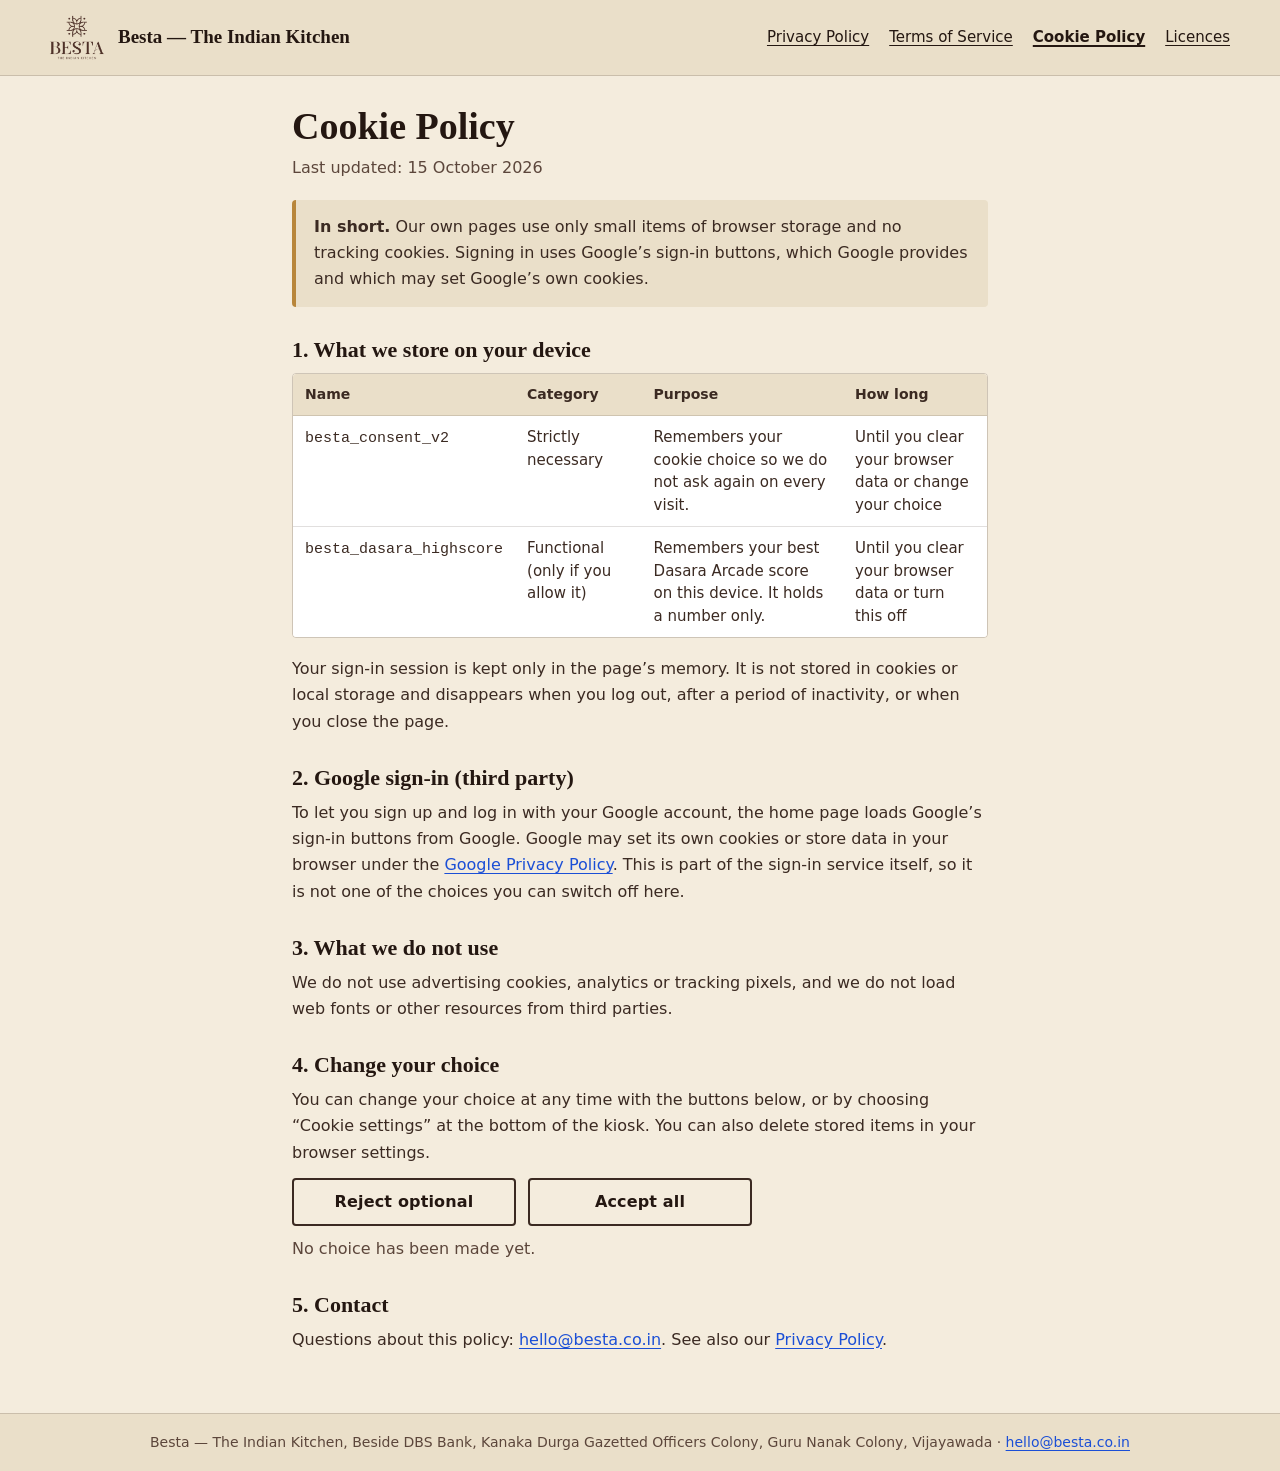
<file: cookies.html>
<!DOCTYPE html>
<html lang="en">
<head>
<meta charset="UTF-8">
<meta name="viewport" content="width=device-width, initial-scale=1, viewport-fit=cover">
<title>Cookie Policy | Besta — The Indian Kitchen</title>
<meta name="description" content="Which cookies and browser storage the Besta kiosk uses, and how to change your choice.">
<meta name="theme-color" content="#F4ECDD">
<link rel="icon" type="image/png" sizes="32x32" href="assets/favicon-32.png">
<link rel="apple-touch-icon" href="assets/apple-touch-icon.png">
<link rel="stylesheet" href="style.css">
<link rel="stylesheet" href="legal.css">
</head>
<body class="legal">
<a class="skip-link" href="#content">Skip to content</a>
<header class="legal-header">
  <a class="legal-brand legal-home" href="index.html"><img src="assets/logo.png" width="58" height="52" alt="Besta — The Indian Kitchen logo"><span>Besta — The Indian Kitchen</span></a>
  <nav aria-label="Policies"><a href="privacy.html">Privacy Policy</a><a href="terms.html">Terms of Service</a><a href="cookies.html" aria-current="page">Cookie Policy</a><a href="licenses.html">Licences</a></nav>
</header>
<main id="content" class="legal-main">
<h1>Cookie Policy</h1>
<p class="updated">Last updated: 15 October 2026</p>
<div class="summary"><p><strong>In short.</strong> Our own pages use only small items of browser storage and no tracking cookies. Signing in uses Google’s sign-in buttons, which Google provides and which may set Google’s own cookies.</p></div>

<h2>1. What we store on your device</h2>
<div class="table-wrap"><table>
<thead><tr><th scope="col">Name</th><th scope="col">Category</th><th scope="col">Purpose</th><th scope="col">How long</th></tr></thead>
<tbody>
<tr><td><code>besta_consent_v2</code></td><td>Strictly necessary</td><td>Remembers your cookie choice so we do not ask again on every visit.</td><td>Until you clear your browser data or change your choice</td></tr>
<tr><td><code>besta_dasara_highscore</code></td><td>Functional (only if you allow it)</td><td>Remembers your best Dasara Arcade score on this device. It holds a number only.</td><td>Until you clear your browser data or turn this off</td></tr>
</tbody></table></div>
<p>Your sign-in session is kept only in the page’s memory. It is not stored in cookies or local storage and disappears when you log out, after a period of inactivity, or when you close the page.</p>

<h2>2. Google sign-in (third party)</h2>
<p>To let you sign up and log in with your Google account, the home page loads Google’s sign-in buttons from Google. Google may set its own cookies or store data in your browser under the <a href="https://policies.google.com/privacy" target="_blank" rel="noopener noreferrer">Google Privacy Policy</a>. This is part of the sign-in service itself, so it is not one of the choices you can switch off here.</p>

<h2>3. What we do not use</h2>
<p>We do not use advertising cookies, analytics or tracking pixels, and we do not load web fonts or other resources from third parties.</p>

<h2>4. Change your choice</h2>
<p>You can change your choice at any time with the buttons below, or by choosing “Cookie settings” at the bottom of the kiosk. You can also delete stored items in your browser settings.</p>
<div class="btn-row" style="max-width:460px;">
  <button type="button" class="btn btn-ghost" id="choiceReject">Reject optional</button>
  <button type="button" class="btn btn-ghost" id="choiceAccept">Accept all</button>
</div>
<p id="consentState" class="muted" role="status" style="margin-top:10px;"></p>

<h2>5. Contact</h2>
<p>Questions about this policy: <a href="mailto:hello@besta.co.in">hello@besta.co.in</a>. See also our <a href="privacy.html">Privacy Policy</a>.</p>
</main>
<footer class="legal-footer">
  <address>Besta — The Indian Kitchen, Beside DBS Bank, Kanaka Durga Gazetted Officers Colony, Guru Nanak Colony, Vijayawada · <a href="mailto:hello@besta.co.in">hello@besta.co.in</a></address>
</footer>
<script src="legal.js"></script>
<script src="cookies-page.js"></script>
</body>
</html>
</file>
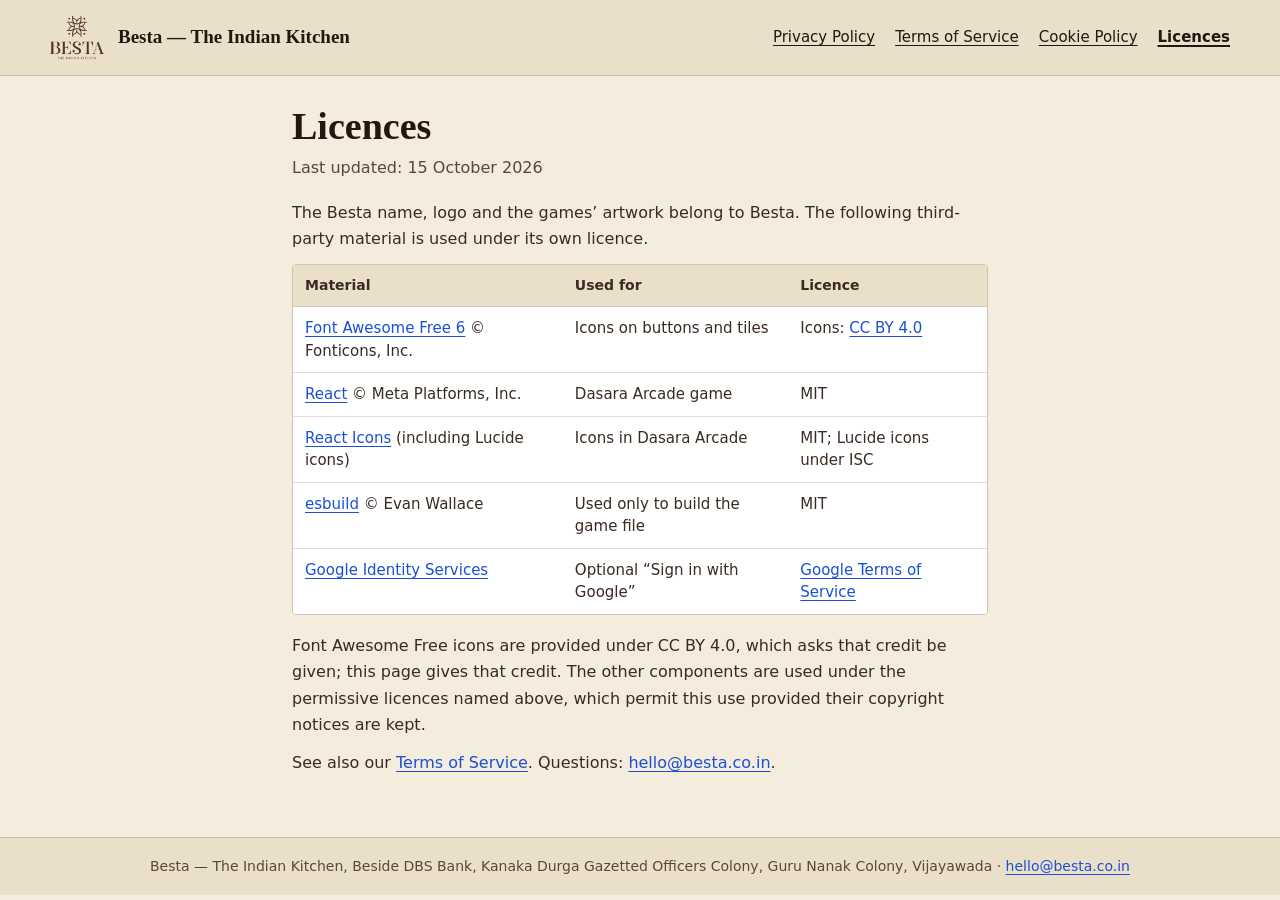
<file: licenses.html>
<!DOCTYPE html>
<html lang="en">
<head>
<meta charset="UTF-8">
<meta name="viewport" content="width=device-width, initial-scale=1, viewport-fit=cover">
<title>Licences | Besta — The Indian Kitchen</title>
<meta name="description" content="Open-source and third-party licences used by the Besta kiosk.">
<meta name="theme-color" content="#F4ECDD">
<link rel="icon" type="image/png" sizes="32x32" href="assets/favicon-32.png">
<link rel="apple-touch-icon" href="assets/apple-touch-icon.png">
<link rel="stylesheet" href="style.css">
<link rel="stylesheet" href="legal.css">
</head>
<body class="legal">
<a class="skip-link" href="#content">Skip to content</a>
<header class="legal-header">
  <a class="legal-brand legal-home" href="index.html"><img src="assets/logo.png" width="58" height="52" alt="Besta — The Indian Kitchen logo"><span>Besta — The Indian Kitchen</span></a>
  <nav aria-label="Policies"><a href="privacy.html">Privacy Policy</a><a href="terms.html">Terms of Service</a><a href="cookies.html">Cookie Policy</a><a href="licenses.html" aria-current="page">Licences</a></nav>
</header>
<main id="content" class="legal-main">
<h1>Licences</h1>
<p class="updated">Last updated: 15 October 2026</p>
<p>The Besta name, logo and the games’ artwork belong to Besta. The following third-party material is used under its own licence.</p>
<div class="table-wrap"><table>
<thead><tr><th scope="col">Material</th><th scope="col">Used for</th><th scope="col">Licence</th></tr></thead>
<tbody>
<tr><td><a href="https://github.com/FortAwesome/Font-Awesome" target="_blank" rel="noopener noreferrer">Font Awesome Free 6</a> © Fonticons, Inc.</td><td>Icons on buttons and tiles</td><td>Icons: <a href="https://creativecommons.org/licenses/by/4.0/" target="_blank" rel="noopener noreferrer">CC BY 4.0</a></td></tr>
<tr><td><a href="https://github.com/facebook/react/blob/main/LICENSE" target="_blank" rel="noopener noreferrer">React</a> © Meta Platforms, Inc.</td><td>Dasara Arcade game</td><td>MIT</td></tr>
<tr><td><a href="https://github.com/react-icons/react-icons/blob/master/LICENSE" target="_blank" rel="noopener noreferrer">React Icons</a> (including Lucide icons)</td><td>Icons in Dasara Arcade</td><td>MIT; Lucide icons under ISC</td></tr>
<tr><td><a href="https://github.com/evanw/esbuild/blob/main/LICENSE.md" target="_blank" rel="noopener noreferrer">esbuild</a> © Evan Wallace</td><td>Used only to build the game file</td><td>MIT</td></tr>
<tr><td><a href="https://developers.google.com/identity/gsi/web" target="_blank" rel="noopener noreferrer">Google Identity Services</a></td><td>Optional “Sign in with Google”</td><td><a href="https://policies.google.com/terms" target="_blank" rel="noopener noreferrer">Google Terms of Service</a></td></tr>
</tbody></table></div>
<p>Font Awesome Free icons are provided under CC BY 4.0, which asks that credit be given; this page gives that credit. The other components are used under the permissive licences named above, which permit this use provided their copyright notices are kept.</p>
<p>See also our <a href="terms.html">Terms of Service</a>. Questions: <a href="mailto:hello@besta.co.in">hello@besta.co.in</a>.</p>

</main>
<footer class="legal-footer">
  <address>Besta — The Indian Kitchen, Beside DBS Bank, Kanaka Durga Gazetted Officers Colony, Guru Nanak Colony, Vijayawada · <a href="mailto:hello@besta.co.in">hello@besta.co.in</a></address>
</footer>
<script src="legal.js"></script>
</body>
</html>
</file>
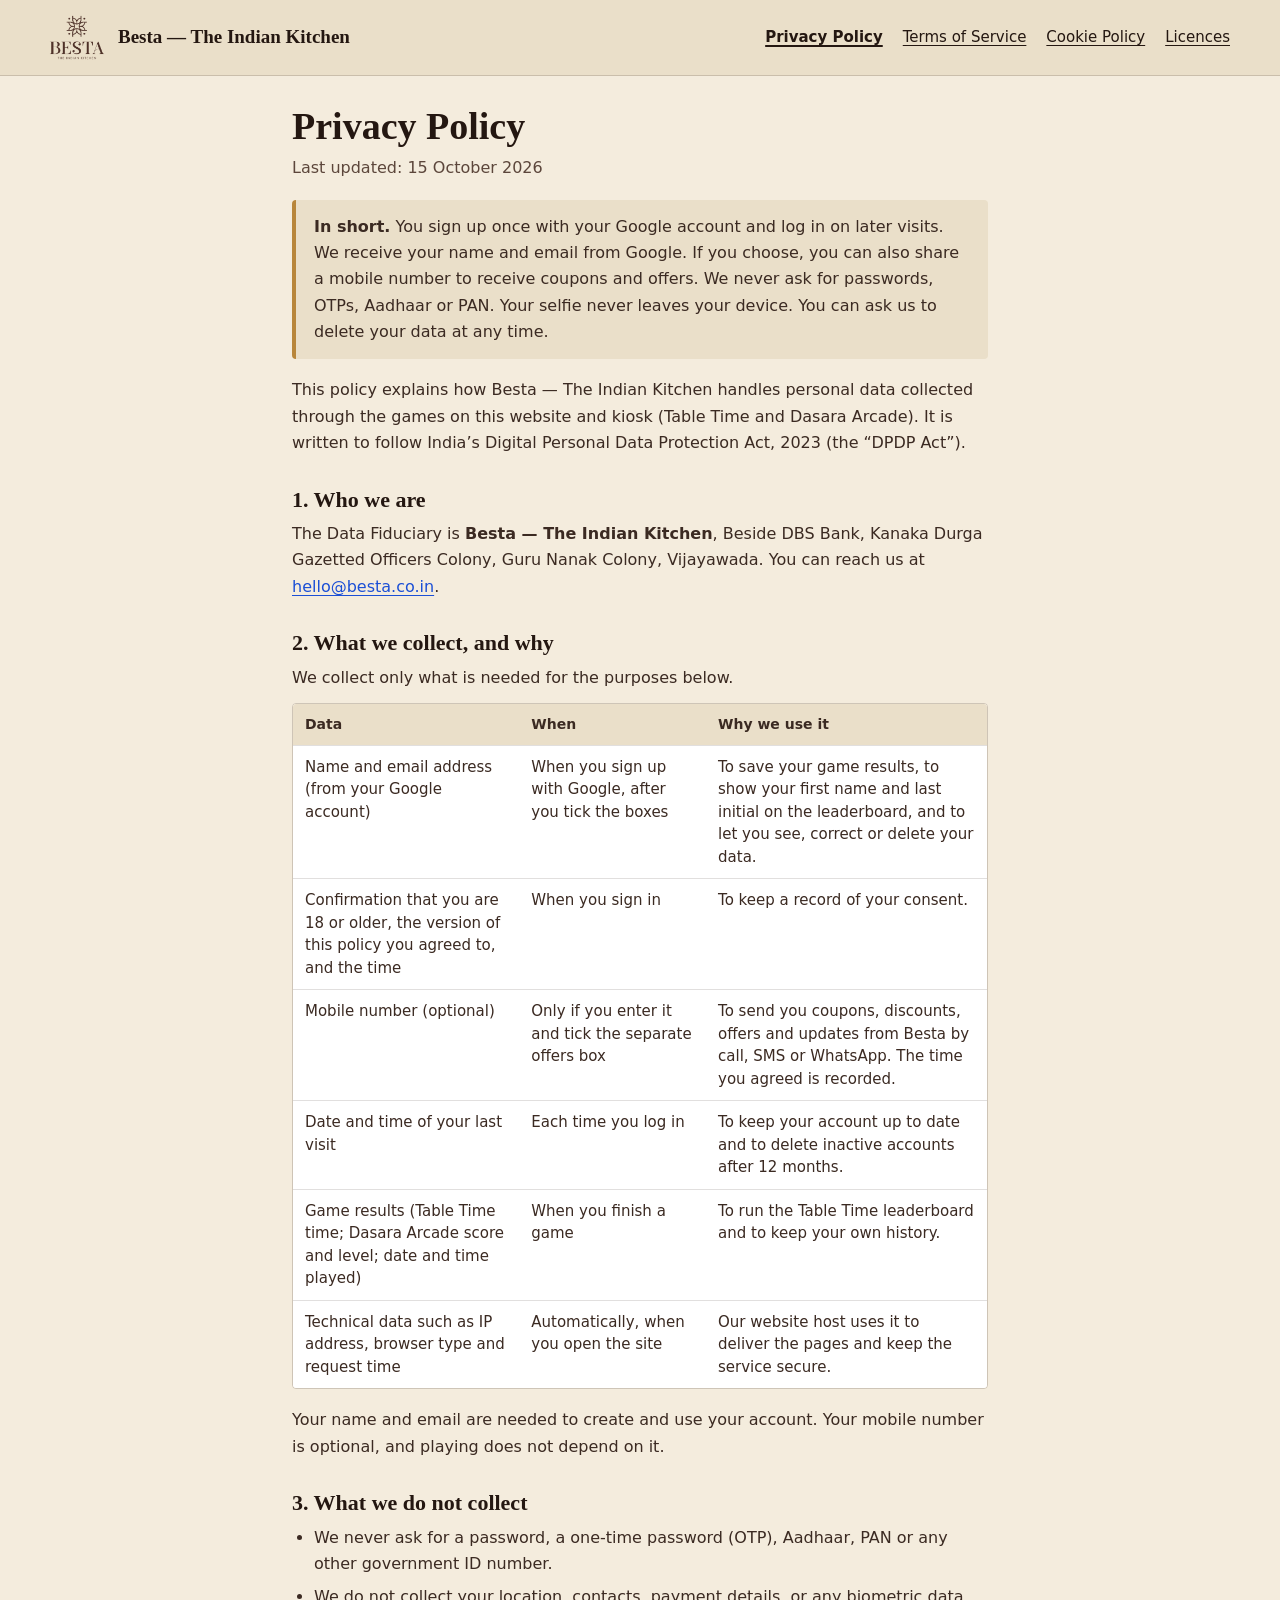
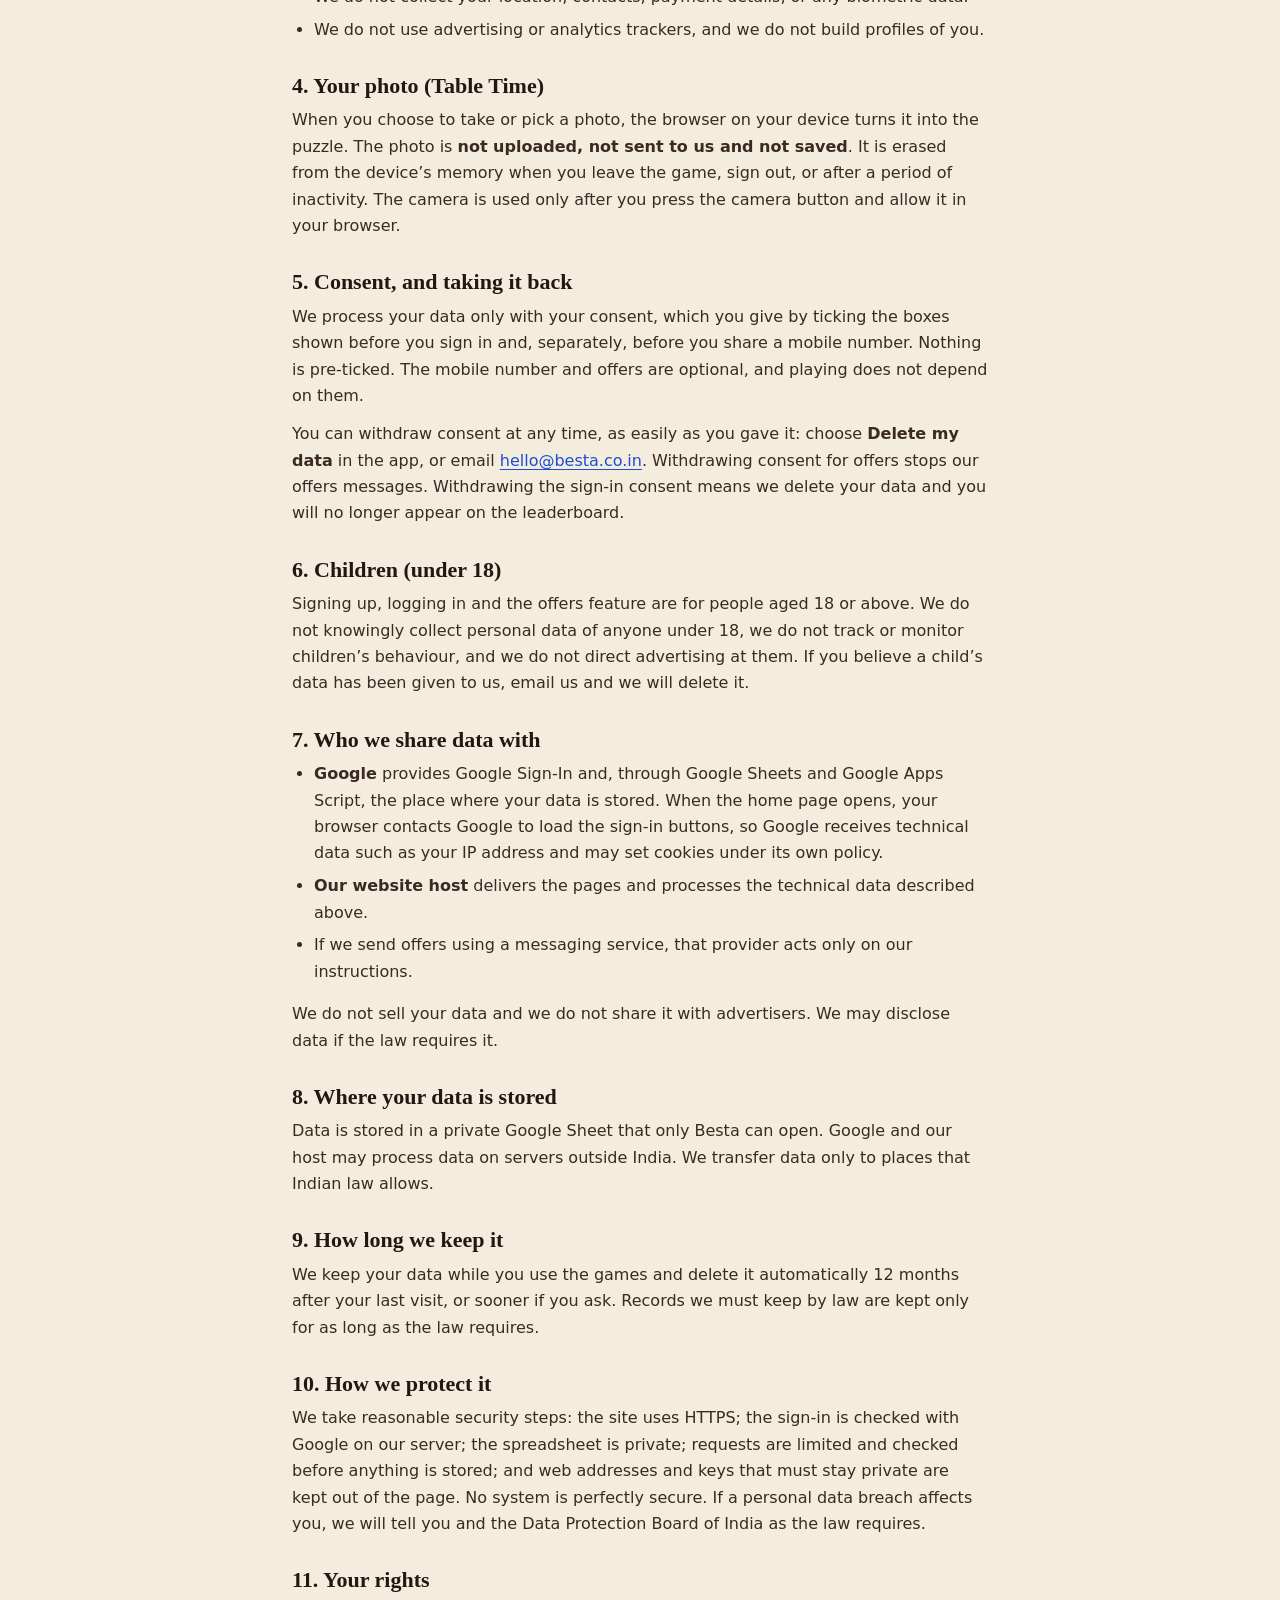
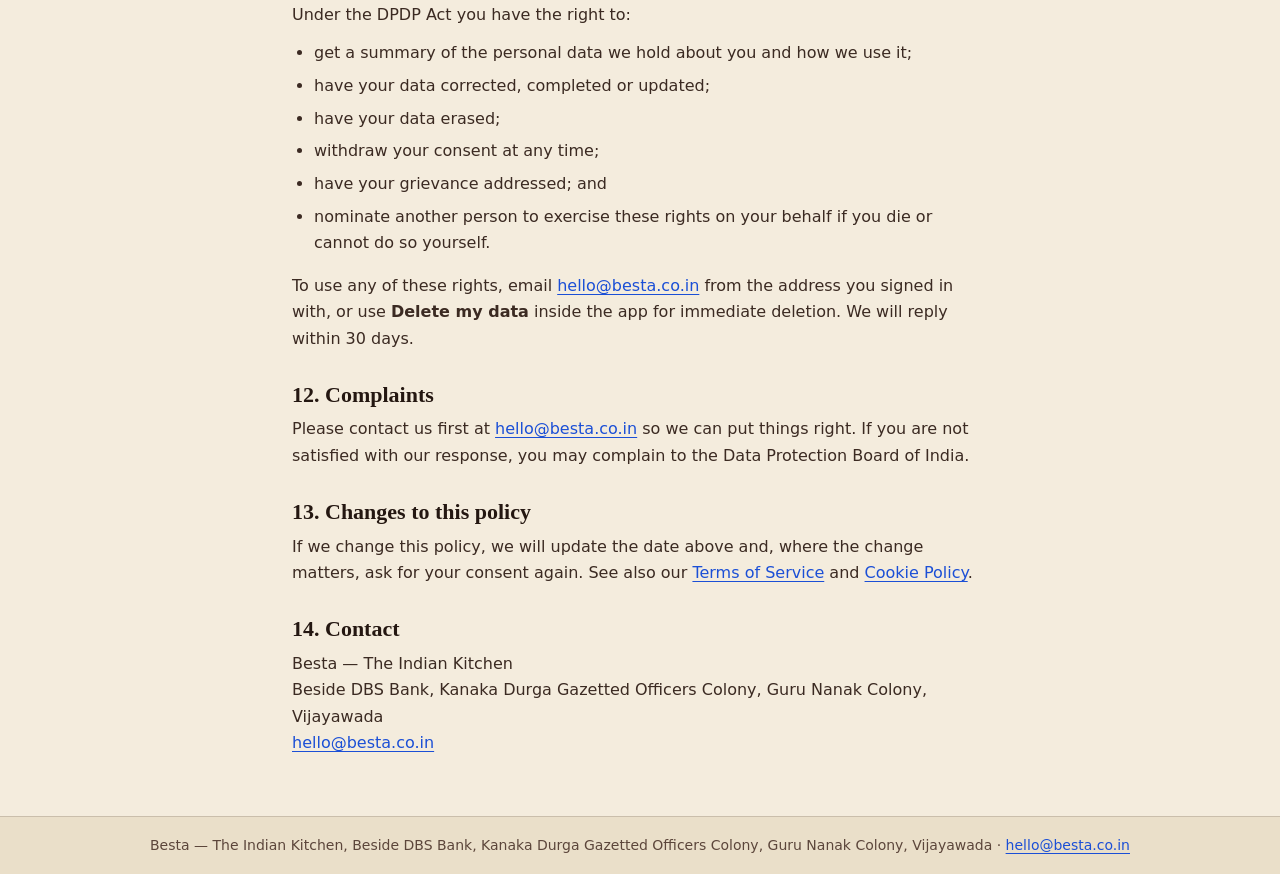
<file: privacy.html>
<!DOCTYPE html>
<html lang="en">
<head>
<meta charset="UTF-8">
<meta name="viewport" content="width=device-width, initial-scale=1, viewport-fit=cover">
<title>Privacy Policy | Besta — The Indian Kitchen</title>
<meta name="description" content="How Besta — The Indian Kitchen handles personal data collected by its kiosk games, in line with the DPDP Act 2023.">
<meta name="theme-color" content="#F4ECDD">
<link rel="icon" type="image/png" sizes="32x32" href="assets/favicon-32.png">
<link rel="apple-touch-icon" href="assets/apple-touch-icon.png">
<link rel="stylesheet" href="style.css">
<link rel="stylesheet" href="legal.css">
</head>
<body class="legal">
<a class="skip-link" href="#content">Skip to content</a>
<header class="legal-header">
  <a class="legal-brand legal-home" href="index.html"><img src="assets/logo.png" width="58" height="52" alt="Besta — The Indian Kitchen logo"><span>Besta — The Indian Kitchen</span></a>
  <nav aria-label="Policies"><a href="privacy.html" aria-current="page">Privacy Policy</a><a href="terms.html">Terms of Service</a><a href="cookies.html">Cookie Policy</a><a href="licenses.html">Licences</a></nav>
</header>
<main id="content" class="legal-main">
<h1>Privacy Policy</h1>
<p class="updated">Last updated: 15 October 2026</p>

<div class="summary">
  <p><strong>In short.</strong> You sign up once with your Google account and log in on later visits. We receive your name and email from Google. If you choose, you can also share a mobile number to receive coupons and offers. We never ask for passwords, OTPs, Aadhaar or PAN. Your selfie never leaves your device. You can ask us to delete your data at any time.</p>
</div>

<p>This policy explains how Besta — The Indian Kitchen handles personal data collected through the games on this website and kiosk (Table Time and Dasara Arcade). It is written to follow India’s Digital Personal Data Protection Act, 2023 (the “DPDP Act”).</p>

<h2>1. Who we are</h2>
<p>The Data Fiduciary is <strong>Besta — The Indian Kitchen</strong>, Beside DBS Bank, Kanaka Durga Gazetted Officers Colony, Guru Nanak Colony, Vijayawada. You can reach us at <a href="mailto:hello@besta.co.in">hello@besta.co.in</a>.</p>

<h2>2. What we collect, and why</h2>
<p>We collect only what is needed for the purposes below.</p>
<div class="table-wrap"><table>
<thead><tr><th scope="col">Data</th><th scope="col">When</th><th scope="col">Why we use it</th></tr></thead>
<tbody>
<tr><td>Name and email address (from your Google account)</td><td>When you sign up with Google, after you tick the boxes</td><td>To save your game results, to show your first name and last initial on the leaderboard, and to let you see, correct or delete your data.</td></tr>
<tr><td>Confirmation that you are 18 or older, the version of this policy you agreed to, and the time</td><td>When you sign in</td><td>To keep a record of your consent.</td></tr>
<tr><td>Mobile number (optional)</td><td>Only if you enter it and tick the separate offers box</td><td>To send you coupons, discounts, offers and updates from Besta by call, SMS or WhatsApp. The time you agreed is recorded.</td></tr>
<tr><td>Date and time of your last visit</td><td>Each time you log in</td><td>To keep your account up to date and to delete inactive accounts after 12 months.</td></tr>
<tr><td>Game results (Table Time time; Dasara Arcade score and level; date and time played)</td><td>When you finish a game</td><td>To run the Table Time leaderboard and to keep your own history.</td></tr>
<tr><td>Technical data such as IP address, browser type and request time</td><td>Automatically, when you open the site</td><td>Our website host uses it to deliver the pages and keep the service secure.</td></tr>
</tbody></table></div>
<p>Your name and email are needed to create and use your account. Your mobile number is optional, and playing does not depend on it.</p>

<h2>3. What we do not collect</h2>
<ul>
<li>We never ask for a password, a one-time password (OTP), Aadhaar, PAN or any other government ID number.</li>
<li>We do not collect your location, contacts, payment details, or any biometric data.</li>
<li>We do not use advertising or analytics trackers, and we do not build profiles of you.</li>
</ul>

<h2>4. Your photo (Table Time)</h2>
<p>When you choose to take or pick a photo, the browser on your device turns it into the puzzle. The photo is <strong>not uploaded, not sent to us and not saved</strong>. It is erased from the device’s memory when you leave the game, sign out, or after a period of inactivity. The camera is used only after you press the camera button and allow it in your browser.</p>

<h2>5. Consent, and taking it back</h2>
<p>We process your data only with your consent, which you give by ticking the boxes shown before you sign in and, separately, before you share a mobile number. Nothing is pre-ticked. The mobile number and offers are optional, and playing does not depend on them.</p>
<p>You can withdraw consent at any time, as easily as you gave it: choose <strong>Delete my data</strong> in the app, or email <a href="mailto:hello@besta.co.in?subject=Withdraw%20consent">hello@besta.co.in</a>. Withdrawing consent for offers stops our offers messages. Withdrawing the sign-in consent means we delete your data and you will no longer appear on the leaderboard.</p>

<h2>6. Children (under 18)</h2>
<p>Signing up, logging in and the offers feature are for people aged 18 or above. We do not knowingly collect personal data of anyone under 18, we do not track or monitor children’s behaviour, and we do not direct advertising at them. If you believe a child’s data has been given to us, email us and we will delete it.</p>

<h2>7. Who we share data with</h2>
<ul>
<li><strong>Google</strong> provides Google Sign-In and, through Google Sheets and Google Apps Script, the place where your data is stored. When the home page opens, your browser contacts Google to load the sign-in buttons, so Google receives technical data such as your IP address and may set cookies under its own policy.</li>
<li><strong>Our website host</strong> delivers the pages and processes the technical data described above.</li>
<li>If we send offers using a messaging service, that provider acts only on our instructions.</li>
</ul>
<p>We do not sell your data and we do not share it with advertisers. We may disclose data if the law requires it.</p>

<h2>8. Where your data is stored</h2>
<p>Data is stored in a private Google Sheet that only Besta can open. Google and our host may process data on servers outside India. We transfer data only to places that Indian law allows.</p>

<h2>9. How long we keep it</h2>
<p>We keep your data while you use the games and delete it automatically 12 months after your last visit, or sooner if you ask. Records we must keep by law are kept only for as long as the law requires.</p>

<h2>10. How we protect it</h2>
<p>We take reasonable security steps: the site uses HTTPS; the sign-in is checked with Google on our server; the spreadsheet is private; requests are limited and checked before anything is stored; and web addresses and keys that must stay private are kept out of the page. No system is perfectly secure. If a personal data breach affects you, we will tell you and the Data Protection Board of India as the law requires.</p>

<h2>11. Your rights</h2>
<p>Under the DPDP Act you have the right to:</p>
<ul>
<li>get a summary of the personal data we hold about you and how we use it;</li>
<li>have your data corrected, completed or updated;</li>
<li>have your data erased;</li>
<li>withdraw your consent at any time;</li>
<li>have your grievance addressed; and</li>
<li>nominate another person to exercise these rights on your behalf if you die or cannot do so yourself.</li>
</ul>
<p>To use any of these rights, email <a href="mailto:hello@besta.co.in?subject=My%20data%20request">hello@besta.co.in</a> from the address you signed in with, or use <strong>Delete my data</strong> inside the app for immediate deletion. We will reply within 30 days.</p>

<h2>12. Complaints</h2>
<p>Please contact us first at <a href="mailto:hello@besta.co.in?subject=Privacy%20complaint">hello@besta.co.in</a> so we can put things right. If you are not satisfied with our response, you may complain to the Data Protection Board of India.</p>

<h2>13. Changes to this policy</h2>
<p>If we change this policy, we will update the date above and, where the change matters, ask for your consent again. See also our <a href="terms.html">Terms of Service</a> and <a href="cookies.html">Cookie Policy</a>.</p>

<h2>14. Contact</h2>
<p>Besta — The Indian Kitchen<br>Beside DBS Bank, Kanaka Durga Gazetted Officers Colony, Guru Nanak Colony, Vijayawada<br><a href="mailto:hello@besta.co.in">hello@besta.co.in</a></p>

</main>
<footer class="legal-footer">
  <address>Besta — The Indian Kitchen, Beside DBS Bank, Kanaka Durga Gazetted Officers Colony, Guru Nanak Colony, Vijayawada · <a href="mailto:hello@besta.co.in">hello@besta.co.in</a></address>
</footer>
<script src="legal.js"></script>
</body>
</html>
</file>
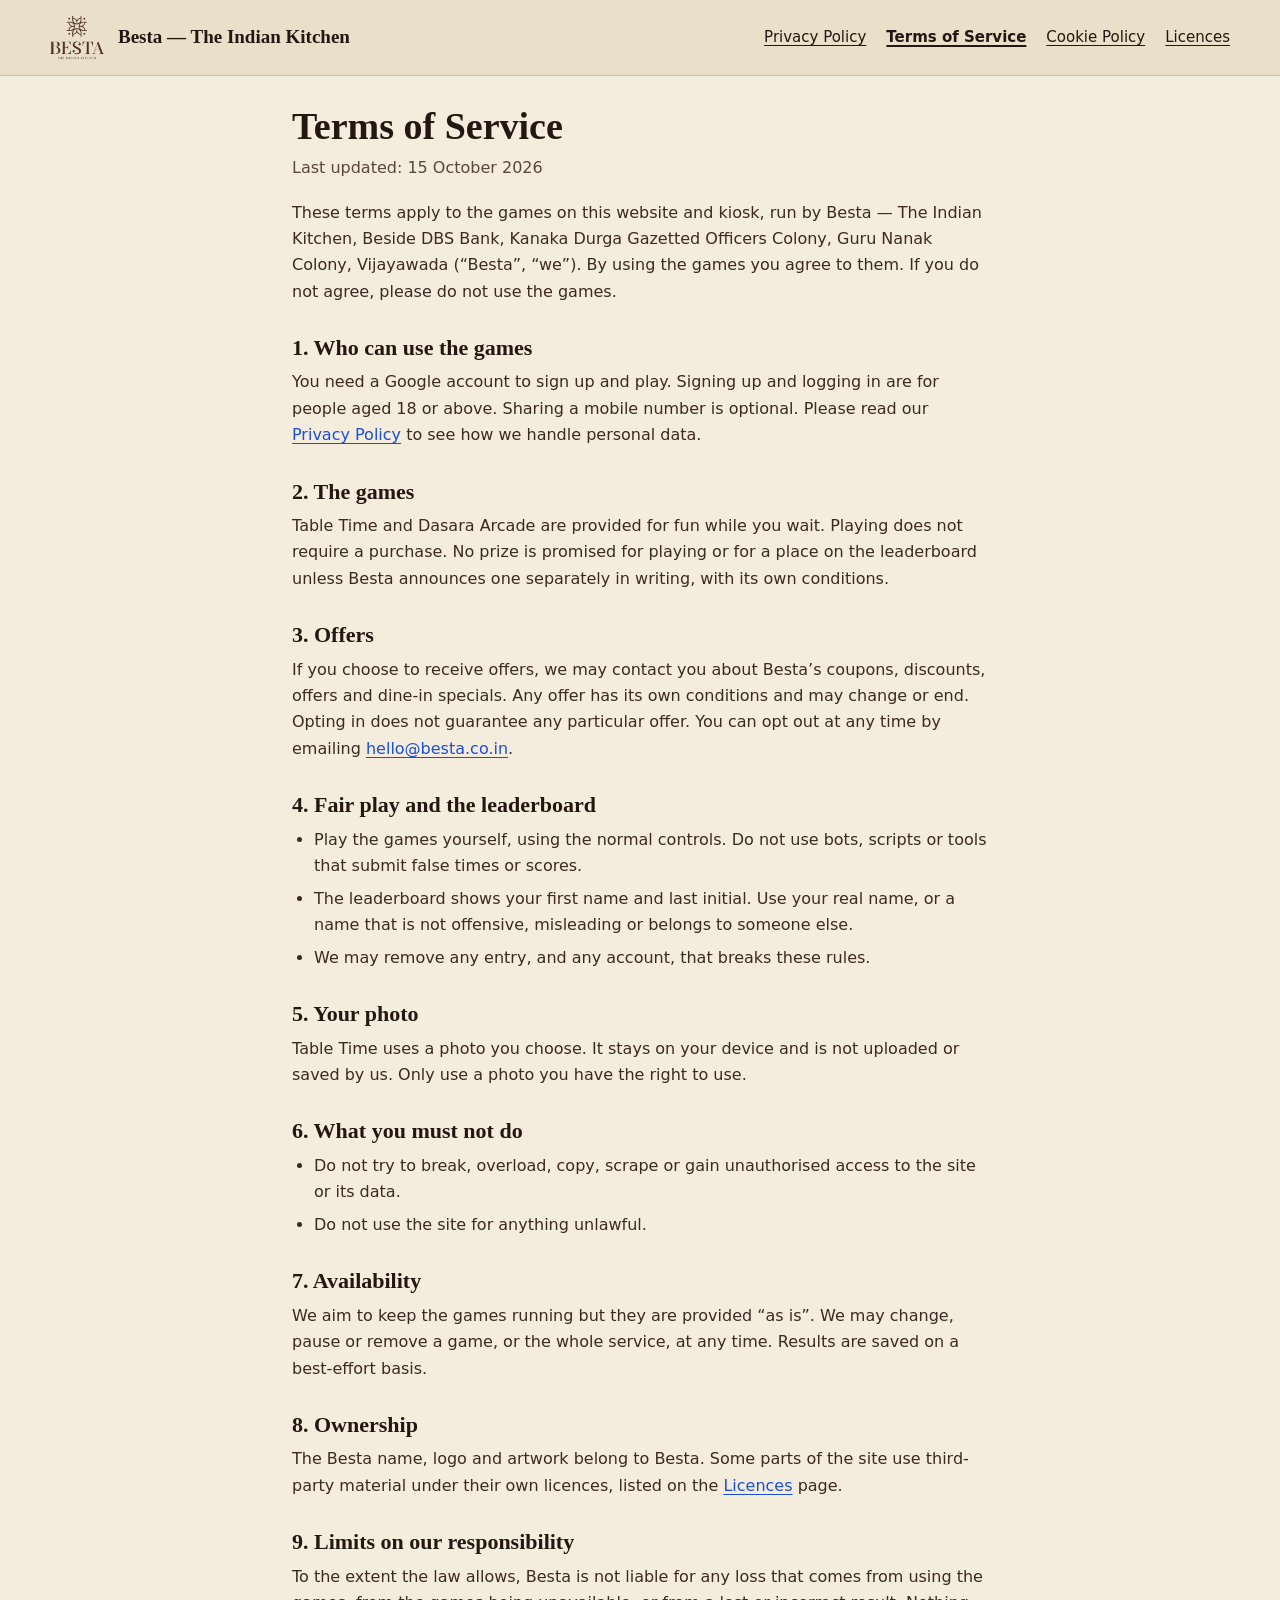
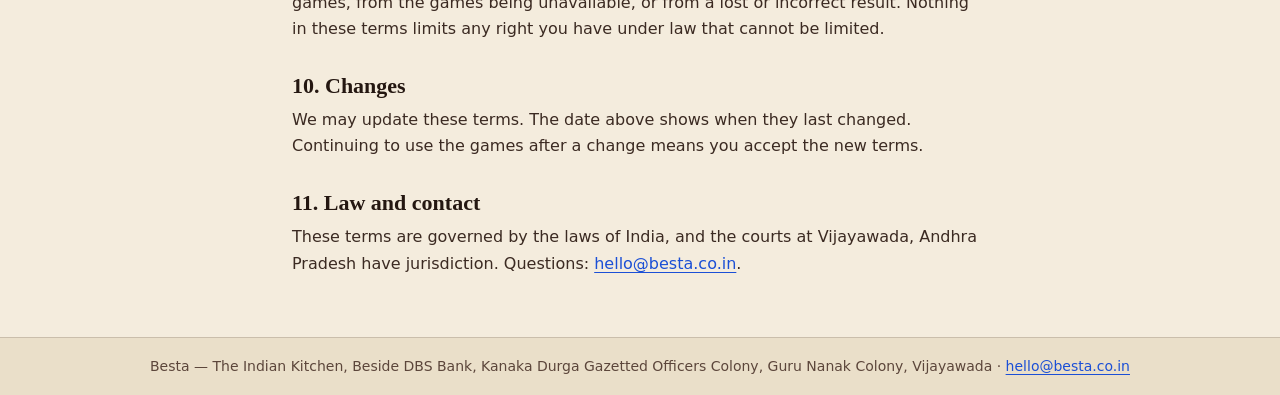
<file: terms.html>
<!DOCTYPE html>
<html lang="en">
<head>
<meta charset="UTF-8">
<meta name="viewport" content="width=device-width, initial-scale=1, viewport-fit=cover">
<title>Terms of Service | Besta — The Indian Kitchen</title>
<meta name="description" content="The rules for using the Besta — The Indian Kitchen kiosk games.">
<meta name="theme-color" content="#F4ECDD">
<link rel="icon" type="image/png" sizes="32x32" href="assets/favicon-32.png">
<link rel="apple-touch-icon" href="assets/apple-touch-icon.png">
<link rel="stylesheet" href="style.css">
<link rel="stylesheet" href="legal.css">
</head>
<body class="legal">
<a class="skip-link" href="#content">Skip to content</a>
<header class="legal-header">
  <a class="legal-brand legal-home" href="index.html"><img src="assets/logo.png" width="58" height="52" alt="Besta — The Indian Kitchen logo"><span>Besta — The Indian Kitchen</span></a>
  <nav aria-label="Policies"><a href="privacy.html">Privacy Policy</a><a href="terms.html" aria-current="page">Terms of Service</a><a href="cookies.html">Cookie Policy</a><a href="licenses.html">Licences</a></nav>
</header>
<main id="content" class="legal-main">
<h1>Terms of Service</h1>
<p class="updated">Last updated: 15 October 2026</p>
<p>These terms apply to the games on this website and kiosk, run by Besta — The Indian Kitchen, Beside DBS Bank, Kanaka Durga Gazetted Officers Colony, Guru Nanak Colony, Vijayawada (“Besta”, “we”). By using the games you agree to them. If you do not agree, please do not use the games.</p>

<h2>1. Who can use the games</h2>
<p>You need a Google account to sign up and play. Signing up and logging in are for people aged 18 or above. Sharing a mobile number is optional. Please read our <a href="privacy.html">Privacy Policy</a> to see how we handle personal data.</p>

<h2>2. The games</h2>
<p>Table Time and Dasara Arcade are provided for fun while you wait. Playing does not require a purchase. No prize is promised for playing or for a place on the leaderboard unless Besta announces one separately in writing, with its own conditions.</p>

<h2>3. Offers</h2>
<p>If you choose to receive offers, we may contact you about Besta’s coupons, discounts, offers and dine-in specials. Any offer has its own conditions and may change or end. Opting in does not guarantee any particular offer. You can opt out at any time by emailing <a href="mailto:hello@besta.co.in?subject=Stop%20offers">hello@besta.co.in</a>.</p>

<h2>4. Fair play and the leaderboard</h2>
<ul>
<li>Play the games yourself, using the normal controls. Do not use bots, scripts or tools that submit false times or scores.</li>
<li>The leaderboard shows your first name and last initial. Use your real name, or a name that is not offensive, misleading or belongs to someone else.</li>
<li>We may remove any entry, and any account, that breaks these rules.</li>
</ul>

<h2>5. Your photo</h2>
<p>Table Time uses a photo you choose. It stays on your device and is not uploaded or saved by us. Only use a photo you have the right to use.</p>

<h2>6. What you must not do</h2>
<ul>
<li>Do not try to break, overload, copy, scrape or gain unauthorised access to the site or its data.</li>
<li>Do not use the site for anything unlawful.</li>
</ul>

<h2>7. Availability</h2>
<p>We aim to keep the games running but they are provided “as is”. We may change, pause or remove a game, or the whole service, at any time. Results are saved on a best-effort basis.</p>

<h2>8. Ownership</h2>
<p>The Besta name, logo and artwork belong to Besta. Some parts of the site use third-party material under their own licences, listed on the <a href="licenses.html">Licences</a> page.</p>

<h2>9. Limits on our responsibility</h2>
<p>To the extent the law allows, Besta is not liable for any loss that comes from using the games, from the games being unavailable, or from a lost or incorrect result. Nothing in these terms limits any right you have under law that cannot be limited.</p>

<h2>10. Changes</h2>
<p>We may update these terms. The date above shows when they last changed. Continuing to use the games after a change means you accept the new terms.</p>

<h2>11. Law and contact</h2>
<p>These terms are governed by the laws of India, and the courts at Vijayawada, Andhra Pradesh have jurisdiction. Questions: <a href="mailto:hello@besta.co.in">hello@besta.co.in</a>.</p>

</main>
<footer class="legal-footer">
  <address>Besta — The Indian Kitchen, Beside DBS Bank, Kanaka Durga Gazetted Officers Colony, Guru Nanak Colony, Vijayawada · <a href="mailto:hello@besta.co.in">hello@besta.co.in</a></address>
</footer>
<script src="legal.js"></script>
</body>
</html>
</file>
<file: style.css>
/* ==========================================================
   BESTA — THE INDIAN KITCHEN · Kiosk design system
   Colours come from the Besta mark. Every text/background pair
   below was checked against WCAG AA (4.5:1 for normal text).
   No web fonts are loaded, so no third party sees a visit.
   ========================================================== */

:root{
  --cream:        #F4ECDD;
  --cream-deep:   #EADFC9;
  --espresso:     #3B2A22;
  --espresso-ink: #241711;
  --muted:        #5C463B;   /* secondary text: 7.5:1 on cream */
  --gold:         #B8863B;   /* fills only (buttons, rules) */
  --gold-text:    #7A5413;   /* gold used as text: 5.8:1 on cream */
  --clay:         #9A2F1B;   /* errors, destructive actions */
  --olive:        #4E5A36;   /* confirmations */
  --focus:        #1B4FD6;

  --font-display: 'Iowan Old Style','Palatino Linotype',Palatino,'Book Antiqua',Georgia,serif;
  --font-body:    system-ui,-apple-system,'Segoe UI',Roboto,'Helvetica Neue',Arial,sans-serif;

  --radius: 4px;
  --ease: cubic-bezier(.22,1,.36,1);
  --footer-h: 0px;
}

*{ box-sizing:border-box; }
html{ -webkit-text-size-adjust:100%; }
html,body{
  margin:0; padding:0; height:100%; width:100%;
  background:var(--cream);
  color:var(--espresso);
  font-family:var(--font-body);
  font-size:16px; line-height:1.5;
  -webkit-tap-highlight-color:transparent;
}
body{
  overflow:hidden;
  background-image:
    radial-gradient(circle at 15% 10%, rgba(184,134,59,0.07), transparent 45%),
    radial-gradient(circle at 85% 90%, rgba(59,42,34,0.05), transparent 45%);
}
body.legal{ overflow:auto; }

h1,h2,h3{ font-family:var(--font-display); font-weight:600; margin:0; color:var(--espresso-ink); line-height:1.2; }
h1{ font-size:clamp(26px,5vw,38px); }
h2{ font-size:clamp(21px,3.6vw,27px); }
h3{ font-size:19px; }
p{ margin:0 0 .75em; }
a{ color:var(--focus); text-underline-offset:3px; }
img{ max-width:100%; height:auto; }
[hidden]{ display:none !important; }

:focus-visible{ outline:3px solid var(--focus); outline-offset:3px; border-radius:2px; }
.visually-hidden{ position:absolute !important; width:1px; height:1px; overflow:hidden; clip:rect(0 0 0 0); white-space:nowrap; }
.skip-link{
  position:fixed; left:12px; top:-60px; z-index:200; background:var(--espresso-ink); color:var(--cream);
  padding:10px 16px; border-radius:var(--radius); transition:top .15s;
}
.skip-link:focus{ top:12px; }

.label-track{
  font-weight:700; font-size:12px; letter-spacing:.18em; text-transform:uppercase; color:var(--gold-text);
}
.muted{ color:var(--muted); }

/* ---------- App layout ---------- */
#app{ position:relative; height:100%; width:100%; display:flex; flex-direction:column; }
#screens{ position:relative; flex:1; min-height:0; }

/* Each screen scrolls on its own; spacers centre the content when it fits. */
.screen{
  position:absolute; inset:0; display:none; flex-direction:column; align-items:center;
  padding:20px clamp(14px,4vw,32px); overflow-y:auto; overflow-x:hidden; -webkit-overflow-scrolling:touch;
}
.screen::before, .screen::after{ content:''; flex:1 0 0; }
.screen.active{ display:flex; animation:screenIn .45s var(--ease); }
@keyframes screenIn{ from{ opacity:0; transform:translateY(8px); } to{ opacity:1; transform:none; } }

/* ---------- Brand ---------- */
.brand-mark{ display:flex; flex-direction:column; align-items:center; gap:8px; text-align:center; }
.brand-mark img{ width:clamp(130px,34vw,190px); height:auto; }
.brand-name{ font-family:var(--font-display); font-size:clamp(28px,5vw,38px); letter-spacing:.04em; color:var(--espresso-ink); }
.brand-sub{ font-weight:700; font-size:12px; letter-spacing:.3em; color:var(--muted); text-transform:uppercase; }

/* ---------- Buttons ---------- */
.btn{
  display:inline-flex; align-items:center; justify-content:center; gap:.5em;
  min-height:48px; padding:12px 24px; border:2px solid transparent; border-radius:var(--radius);
  font-family:var(--font-body); font-weight:700; font-size:16px; line-height:1.2; letter-spacing:.01em; text-align:center;
  cursor:pointer; text-decoration:none;
  transition:transform .15s var(--ease), background .15s, border-color .15s;
}
.btn:active:not(:disabled){ transform:translateY(2px); }
.btn:disabled{ opacity:.55; cursor:not-allowed; }
.btn-primary{ background:var(--espresso-ink); color:var(--cream); }
.btn-gold{ background:var(--gold); color:var(--espresso-ink); }
.btn-ghost{ background:transparent; color:var(--espresso-ink); border-color:var(--espresso); }
.btn-danger{ background:var(--clay); color:#fff; }
.btn-block{ width:100%; }
.btn-text{
  display:inline-flex; align-items:center; gap:.4em; min-height:44px; padding:8px 12px;
  background:none; border:none; color:var(--espresso-ink); font:inherit; font-weight:600; font-size:15px;
  text-decoration:underline; text-underline-offset:3px; cursor:pointer;
}
.btn-row{ display:flex; gap:12px; flex-wrap:wrap; }
.btn-row > .btn{ flex:1 1 160px; }

/* ---------- Panels & forms ---------- */
.panel{
  background:var(--cream-deep); border-radius:6px; width:min(480px,100%);
  padding:clamp(20px,4vw,32px); border:1px solid rgba(59,42,34,.14);
  box-shadow:0 1px 0 rgba(255,255,255,.5) inset, 0 18px 44px rgba(36,23,17,.16);
}
.panel > h1, .panel > h2{ margin-bottom:10px; }
.field-label{ display:block; font-size:14px; font-weight:700; color:var(--espresso-ink); margin-bottom:6px; }
.field-hint{ font-size:13px; color:var(--muted); margin:-2px 0 10px; }
.field-input{
  width:100%; font-family:var(--font-body); font-size:16px; min-height:48px; padding:10px 14px;
  border:2px solid var(--espresso); border-radius:var(--radius); background:#fff; color:var(--espresso-ink); margin-bottom:14px;
}
.check-row{ display:flex; gap:12px; align-items:flex-start; margin:0 0 14px; font-size:15px; line-height:1.45; }
.check-row input{ flex:0 0 auto; width:24px; height:24px; margin:1px 0 0; accent-color:var(--espresso-ink); }
.check-row label{ cursor:pointer; }
.notice{ font-size:14px; color:var(--muted); line-height:1.55; margin:0 0 14px; }
.msg{ font-size:14px; font-weight:600; min-height:1.4em; margin:0 0 10px; }
.msg.error{ color:var(--clay); }
.msg.success{ color:var(--olive); }
.divider{ display:flex; align-items:center; gap:12px; color:var(--muted); font-size:13px; margin:16px 0; }
.divider::before, .divider::after{ content:''; flex:1; height:1px; background:rgba(59,42,34,.25); }

/* ---------- Skeleton loaders ---------- */
.skeleton{
  display:block; border-radius:4px; min-height:1em;
  background:linear-gradient(90deg,#E2D5BB 25%,#EFE5D0 37%,#E2D5BB 63%); background-size:400% 100%;
  animation:shimmer 1.4s ease infinite;
}
@keyframes shimmer{ 0%{ background-position:100% 50%; } 100%{ background-position:0 50%; } }
.skeleton-row{ display:flex; gap:12px; align-items:center; padding:10px 0; }

/* ---------- Game picker ---------- */
.game-grid{ display:flex; gap:16px; flex-wrap:wrap; justify-content:center; margin:20px 0 8px; width:100%; }
.game-tile{
  flex:1 1 220px; max-width:280px; min-height:160px; background:var(--cream-deep); border:1px solid rgba(59,42,34,.2);
  border-radius:6px; padding:22px 18px; text-align:center; cursor:pointer; font:inherit; color:var(--espresso);
  transition:transform .2s var(--ease), box-shadow .2s var(--ease);
}
.game-tile:hover{ box-shadow:0 10px 26px rgba(36,23,17,.16); }
.game-tile:active{ transform:scale(.98); }
.game-tile .icon{ display:block; font-size:32px; margin-bottom:10px; color:var(--gold-text); }
.game-tile .tile-title{ display:block; font-family:var(--font-display); font-weight:600; font-size:19px; color:var(--espresso-ink); margin-bottom:6px; }
.game-tile .tile-blurb{ display:block; font-size:14px; color:var(--muted); }
.picker-actions{ display:flex; flex-wrap:wrap; justify-content:center; gap:4px 8px; margin-top:12px; }

/* ---------- Font Awesome icons (inline sprite) ---------- */
.fa{ width:1em; height:1em; fill:currentColor; display:inline-block; vertical-align:-.125em; flex-shrink:0; }
.fa.after{ margin-left:.2em; }

/* ---------- Footer, mobile CTA bar, cookie banner ---------- */
.site-footer{
  flex:0 0 auto; background:var(--cream-deep); border-top:1px solid rgba(59,42,34,.18);
  padding:10px clamp(14px,4vw,32px); font-size:13px; line-height:1.55; color:var(--muted); text-align:center;
}
.site-footer a{ color:var(--espresso-ink); }
.site-footer .footer-links{ display:flex; flex-wrap:wrap; justify-content:center; gap:2px 14px; margin-bottom:4px; }
.site-footer .footer-links a, .site-footer .footer-links button{ padding:6px 2px; min-height:32px; }
.site-footer button.link{ background:none; border:none; font:inherit; color:var(--espresso-ink); text-decoration:underline; text-underline-offset:3px; cursor:pointer; }
.site-footer address{ font-style:normal; }
#app[data-chrome="off"] .site-footer, #app[data-chrome="off"] ~ .cta-bar{ display:none; }

.cta-bar{ display:none; }
@media (max-width:640px){
  .cta-bar{
    display:flex; position:fixed; left:0; right:0; bottom:0; z-index:40; gap:8px;
    padding:8px 12px calc(8px + env(safe-area-inset-bottom,0px)); background:var(--espresso-ink);
    box-shadow:0 -6px 20px rgba(36,23,17,.25);
  }
  .cta-bar .btn{ flex:1; min-height:46px; padding:8px 10px; font-size:15px; background:var(--cream); color:var(--espresso-ink); }
  .cta-bar .btn.primary{ background:var(--gold); }
  #app:not([data-chrome="off"]) .site-footer{ padding-bottom:70px; }
}

.cookie-banner{
  position:fixed; z-index:90; left:50%; transform:translateX(-50%); bottom:14px; width:min(640px,calc(100% - 20px));
  background:var(--espresso-ink); color:var(--cream); border-radius:8px; padding:18px 20px; box-shadow:0 18px 50px rgba(0,0,0,.4);
}
.cookie-banner h2{ color:var(--cream); font-size:18px; margin-bottom:6px; }
.cookie-banner p{ font-size:14px; line-height:1.55; margin-bottom:12px; }
.cookie-banner a{ color:#F6D9A0; }
.cookie-banner .btn-row .btn{ background:transparent; color:var(--cream); border-color:var(--cream); }
.cookie-banner .btn-row .btn:hover{ background:rgba(244,236,221,.12); }
@media (max-width:640px){
  .cookie-banner{ bottom:74px; padding:12px 14px; }
  .cookie-banner h2{ font-size:16px; margin-bottom:4px; }
  .cookie-banner p{ font-size:13px; line-height:1.45; margin-bottom:10px; }
  .cookie-banner .btn-row{ flex-wrap:nowrap; gap:8px; }
  .cookie-banner .btn-row > .btn{ flex:1 1 0; min-width:0; min-height:46px; padding:6px 4px; font-size:14px; }
}

.toast{
  position:fixed; z-index:95; left:50%; bottom:90px; transform:translateX(-50%); max-width:min(92vw,420px);
  background:var(--espresso-ink); color:var(--cream); padding:12px 18px; border-radius:6px; font-size:14px; font-weight:600;
}

.spinner{
  width:20px; height:20px; border:3px solid rgba(59,42,34,.25); border-top-color:var(--espresso-ink);
  border-radius:50%; display:inline-block; animation:spin .8s linear infinite; vertical-align:middle;
}
@keyframes spin{ to{ transform:rotate(360deg); } }

@media (prefers-reduced-motion: reduce){
  *,*::before,*::after{ animation-duration:.01ms !important; animation-iteration-count:1 !important; transition-duration:.01ms !important; }
  .skeleton{ animation:none; }
}

/* ---------- Phones: keep the page usable, show the address in the page instead of the footer ---------- */
.visit-us{ display:none; margin:18px 0 0; max-width:480px; text-align:center; font-size:14px; color:var(--muted); }
@media (max-width:640px){
  .visit-us{ display:block; }
  .site-footer address{ display:none; }
  .site-footer{ padding:6px 12px; }
  .site-footer .footer-links{ margin:0; gap:0 12px; font-size:13px; }
  .site-footer .footer-links a, .site-footer .footer-links button{ min-height:30px; padding:5px 2px; }
  #app:not([data-chrome="off"]) .site-footer{ padding-bottom:70px; }
}

/* ---------- Sign up / Log in tabs ---------- */
.tabs{ display:flex; gap:0; margin:6px 0 16px; border-bottom:2px solid rgba(59,42,34,.25); }
.tab{
  flex:1; min-height:48px; background:none; border:none; border-bottom:4px solid transparent; margin-bottom:-2px;
  font:inherit; font-weight:700; font-size:16px; color:var(--muted); cursor:pointer;
}
.tab[aria-selected="true"]{ color:var(--espresso-ink); border-bottom-color:var(--gold); }
.tab:hover{ color:var(--espresso-ink); }

.google-wrap{ position:relative; min-height:44px; margin:4px 0 10px; display:flex; justify-content:center; }
.google-wrap.locked > div{ opacity:.4; filter:grayscale(1); pointer-events:none; }
.google-wrap.locked::after{ content:''; position:absolute; inset:0; cursor:not-allowed; }
.google-skeleton{ position:absolute; top:0; width:300px; max-width:100%; height:44px; }
.google-skeleton[hidden]{ display:none; }

/* ---------- Results and leaderboard cards ---------- */
.results-strip{ margin:0 0 4px; min-height:1.5em; font-weight:600; color:var(--espresso-ink); text-align:center; }
.lb-card{ margin-top:18px; width:min(480px,100%); }
.picker-actions{ margin-top:14px; }

/* ---------- Cookie settings dialog ---------- */
.modal-backdrop{ position:fixed; inset:0; z-index:100; background:rgba(36,23,17,.6); display:flex; align-items:center; justify-content:center; padding:16px; overflow-y:auto; }
.modal-backdrop[hidden]{ display:none; }
.modal{ background:var(--cream); width:min(560px,100%); max-height:100%; overflow-y:auto; border-radius:8px; padding:clamp(18px,4vw,28px); box-shadow:0 24px 60px rgba(0,0,0,.4); }
.modal h2{ margin-bottom:8px; }
.switch-row{ display:flex; align-items:flex-start; justify-content:space-between; gap:16px; padding:14px 0; border-top:1px solid rgba(59,42,34,.2); }
.switch-row p{ margin:2px 0 0; font-size:14px; color:var(--muted); }
.switch-row strong, .switch-row label{ color:var(--espresso-ink); font-weight:700; font-size:16px; }
.switch-row input[type="checkbox"]{ flex:0 0 auto; width:26px; height:26px; margin-top:2px; accent-color:var(--espresso-ink); }
.switch-row.info{ border-bottom:1px solid rgba(59,42,34,.2); margin-bottom:16px; }
.modal .btn-row .btn{ flex:1 1 140px; }

/* The cookie banner never covers the policy a visitor is trying to read. */
body[data-screen="screen-legal"] .cookie-banner{ display:none; }
</file>
<file: games.css>
/* ==========================================================
   Game screens — Table Time (selfie puzzle) and Dasara Arcade
   ========================================================== */

/* ---------- Table Time: camera ---------- */
.cam-overlay{
  position:fixed; inset:0; background:var(--espresso-ink); z-index:80;
  display:none; align-items:center; justify-content:center; flex-direction:column; padding:16px; text-align:center;
}
.cam-overlay.active{ display:flex; }
#ttCameraVideo{
  width:min(92vw,480px); height:min(92vw,480px,60vh); object-fit:cover;
  border-radius:4px; transform:scaleX(-1); background:#000;
}
.cam-actions{ display:flex; gap:20px; margin-top:20px; align-items:center; }
.cam-note{ color:#F4ECDD; font-size:14px; margin-top:14px; max-width:340px; }
.cam-overlay .btn-ghost{ color:#fff; border-color:#fff; }
.shutter-btn{
  width:72px; height:72px; border-radius:50%; background:var(--cream);
  border:6px solid var(--gold); cursor:pointer;
}

/* ---------- Table Time: puzzle ---------- */
.puzzle-header{ display:flex; align-items:center; justify-content:space-between; width:min(600px,100%); margin-bottom:12px; }
.timer{ font-family:var(--font-display); font-size:clamp(22px,4vw,28px); color:var(--gold-text); font-weight:700; }
#ttBoardWrap{ background:var(--cream-deep); border-radius:6px; padding:10px; box-shadow:0 20px 50px rgba(36,23,17,.2); touch-action:manipulation; }
#ttBoard{ position:relative; }
.piece{
  position:absolute; top:0; left:0; padding:0; border:0; border-radius:2px; cursor:pointer;
  background-repeat:no-repeat; background-color:var(--cream-deep);
  box-shadow:0 2px 6px rgba(36,23,17,.3), inset 0 0 0 1px rgba(255,255,255,.35);
  outline:2px solid rgba(244,236,221,.55); outline-offset:-2px;
  transition:transform .35s var(--ease), box-shadow .15s ease, filter .15s ease;
}
/* The picked-up tile: gold frame, lifted shadow and a pulsing ring so it is obvious which tile is selected */
.piece.selected{
  z-index:6; filter:brightness(1.08);
  outline:4px solid var(--gold); outline-offset:-4px;
  box-shadow:0 0 0 3px var(--espresso-ink), 0 0 0 7px var(--gold), 0 12px 24px rgba(36,23,17,.45);
}
.piece.selected::after{
  content:''; position:absolute; inset:-9px; border:3px solid var(--gold); border-radius:4px;
  animation:pickPulse 1.1s ease-in-out infinite; pointer-events:none;
}
@keyframes pickPulse{ 0%,100%{ opacity:.25; transform:scale(.96); } 50%{ opacity:1; transform:scale(1.04); } }
.piece.locked{ outline:2px solid rgba(78,90,54,.9); }

.peek-backdrop{
  position:fixed; inset:0; background:rgba(36,23,17,.6); opacity:0; pointer-events:none;
  transition:opacity .15s ease; z-index:60;
}
.peek-backdrop.show{ opacity:1; }
.peek-thumb{
  position:fixed; top:50%; left:50%; transform:translate(-50%,-50%) scale(.94);
  width:min(86vw,520px); height:min(86vw,520px,80vh); border-radius:4px; border:6px solid var(--cream);
  background-size:cover; background-position:center; opacity:0; pointer-events:none;
  transition:opacity .15s ease, transform .15s ease; z-index:61;
}
.peek-thumb.show{ opacity:1; transform:translate(-50%,-50%) scale(1); }

/* ---------- Table Time: how-to ---------- */
.tut-demo{ display:flex; justify-content:center; gap:14px; margin:14px 0; height:52px; align-items:center; position:relative; }
.tut-tile{ width:40px; height:40px; border-radius:3px; background:var(--gold); }
.tut-tile.b{ background:var(--clay); }
.tut-tile.a.swap{ transform:translateX(54px); transition:transform .5s var(--ease); }
.tut-tile.b.swap{ transform:translateX(-54px); transition:transform .5s var(--ease); }
.tut-tile.a.pick{ box-shadow:0 0 0 3px var(--espresso-ink), 0 0 0 6px var(--gold); }
.tut-hand{ position:absolute; font-size:22px; top:-8px; left:36%; color:var(--espresso-ink); animation:tapBounce 1s ease-in-out infinite; }
@keyframes tapBounce{ 0%,100%{ transform:translateY(0); } 50%{ transform:translateY(5px); } }

/* ---------- Leaderboard ---------- */
.lb-row{ display:flex; align-items:center; gap:12px; padding:10px 4px; border-bottom:1px solid rgba(59,42,34,.2); font-size:16px; }
.lb-row:last-child{ border-bottom:none; }
.lb-rank{ width:30px; font-family:var(--font-display); font-weight:700; color:var(--gold-text); text-align:center; }
.lb-name{ flex:1; text-align:left; word-break:break-word; }
.lb-time{ font-weight:700; }

/* ---------- Dasara Arcade (embedded game) ---------- */
#screen-durga, #screen-legal{ padding:0; align-items:stretch; }
/* These two are full-screen frames: no centring spacers (they used to squeeze the frame) */
#screen-durga::before, #screen-durga::after, #screen-legal::before, #screen-legal::after{ display:none; }
.durga-bar{
  display:flex; align-items:center; justify-content:space-between; gap:8px; min-height:48px; padding:0 8px 0 4px;
  background:var(--cream-deep); border-bottom:1px solid rgba(59,42,34,.18); flex-shrink:0;
}
.durga-stage{ position:relative; flex:1; width:100%; min-height:0; }
#durgaFrame, #legalFrame{ position:absolute; inset:0; width:100%; height:100%; border:0; background:var(--cream); }
.durga-status{
  position:absolute; inset:0; display:flex; flex-direction:column; align-items:center; justify-content:center;
  text-align:center; padding:24px; font-size:15px; color:var(--espresso); pointer-events:none; gap:14px;
}
.durga-status.hidden{ display:none; }
.durga-status.failed{ pointer-events:auto; z-index:2; background:var(--cream); }
</file>
<file: intro.css>
/* ==========================================================
   BESTA — Animated logo intro (conic-sweep emblem reveal)
   First screen shown on load. Scoped to #intro / .stage / #go.
   ========================================================== */

@property --a{syntax:'<angle>';inherits:false;initial-value:0deg}
:root{--bg:#f8f2e2;--ink:rgb(80,54,47);box-sizing:border-box}
@media (prefers-color-scheme:dark){:root:not([data-theme="light"]){--bg:#f8f2e2}}
:root[data-theme="dark"]{--bg:#f8f2e2}
#intro{position:fixed;inset:0;background:radial-gradient(ellipse at 50% 45%,#fbf7ea 0%,var(--bg) 55%,#efe4c9 100%);display:flex;align-items:center;justify-content:center;
 padding:env(safe-area-inset-top,0px) 0 env(safe-area-inset-bottom,0px);transition:opacity 1s ease,transform 1.2s cubic-bezier(.7,0,.2,1)}
#intro.out{opacity:0;transform:translateY(-4%) scale(1.04);pointer-events:none}
.stage{position:relative;width:min(86vw,560px,calc(78vh*1.241));aspect-ratio:360/290;margin-top:-4vh}
.stage img{position:absolute;display:block;opacity:0;user-select:none;-webkit-user-drag:none}
.emb{transform-origin:50% 50%}
.play .emb{-webkit-mask-image:conic-gradient(from 0deg at 50% 50%,#000 var(--a),transparent calc(var(--a) + .4deg));mask-image:conic-gradient(from 0deg at 50% 50%,#000 var(--a),transparent calc(var(--a) + .4deg));
 animation:sweep 2.2s cubic-bezier(.6,0,.25,1) .4s forwards,emb 2.6s cubic-bezier(.2,.7,.2,1) .4s forwards}
.play .dot{animation:pop .9s cubic-bezier(.3,1.5,.5,1) calc(1.7s + var(--i)*.18s) forwards}
.play .L{animation:rise 1.3s cubic-bezier(.2,.7,.15,1) calc(2.1s + var(--i)*.14s) forwards}
.play .T{animation:fade 1s ease-out calc(3.5s + var(--i)*.055s) forwards}
.rule{position:absolute;left:50%;top:81%;height:1px;width:0;background:var(--ink);opacity:.0}
@keyframes sweep{from{--a:0deg}to{--a:361deg}}
@keyframes emb{0%{opacity:1;transform:rotate(-30deg) scale(.8)}100%{opacity:1;transform:none}}
@keyframes pop{0%{opacity:0;transform:scale(0)}100%{opacity:1;transform:scale(1)}}
@keyframes rise{0%{opacity:0;transform:translateY(22%);filter:blur(6px)}100%{opacity:1;transform:none;filter:blur(0)}}
@keyframes fade{0%{opacity:0;transform:translateY(30%)}100%{opacity:1;transform:none}}
#go{position:absolute;left:50%;bottom:calc(9vh + env(safe-area-inset-bottom,0px));transform:translateX(-50%);width:58px;height:58px;border-radius:50%;border:1.2px solid var(--ink);background:transparent;color:var(--ink);cursor:pointer;display:grid;place-items:center;opacity:0;pointer-events:none;transition:background .35s,color .35s,transform .35s;-webkit-tap-highlight-color:transparent}
#go svg{width:24px;height:24px;transition:transform .35s}
.play #go{animation:btn 1s ease-out 4.9s forwards}
.play #go svg{animation:nudge 2.2s ease-in-out 6s infinite}
#go:hover,#go:focus-visible{background:var(--ink);color:var(--bg);outline:none}
#go:hover svg{transform:translateX(4px);animation:none}
@keyframes btn{to{opacity:1;pointer-events:auto}}
@keyframes nudge{0%,60%,100%{transform:none}30%{transform:translateX(6px)}}
@media (prefers-reduced-motion:reduce){.play *{animation-duration:.01s!important;animation-delay:0s!important}}

#intro.out,#intro.out *{pointer-events:none!important}
</file>
<file: legal.css>
/* Policy pages (also shown inside the kiosk's policy viewer) */
body.legal{ background:var(--cream); }
.legal-header{ display:flex; flex-wrap:wrap; align-items:center; justify-content:space-between; gap:10px 20px; padding:14px clamp(16px,5vw,48px); border-bottom:1px solid rgba(59,42,34,.18); background:var(--cream-deep); }
.legal-brand{ display:flex; align-items:center; gap:12px; color:var(--espresso-ink); text-decoration:none; font-family:var(--font-display); font-size:19px; font-weight:600; }
.legal-header nav{ display:flex; flex-wrap:wrap; gap:2px 16px; font-size:15px; }
.legal-header nav a{ color:var(--espresso-ink); padding:8px 2px; display:inline-block; }
.legal-header nav a[aria-current="page"]{ font-weight:700; text-decoration-thickness:2px; }
.legal-main{ max-width:760px; margin:0 auto; padding:28px clamp(16px,5vw,32px) 48px; }
.legal-main h1{ margin-bottom:6px; }
.legal-main h2{ font-size:22px; margin:30px 0 8px; }
.legal-main h3{ font-size:17px; margin:18px 0 6px; font-family:var(--font-body); }
.legal-main p, .legal-main li{ font-size:16px; line-height:1.65; }
.legal-main ul, .legal-main ol{ padding-left:22px; margin:0 0 1em; }
.legal-main li{ margin-bottom:.4em; }
.updated{ color:var(--muted); font-size:14px; margin-bottom:18px; }
.summary{ background:var(--cream-deep); border-left:4px solid var(--gold); padding:14px 18px; border-radius:4px; margin:18px 0; }
.summary p{ margin:0 0 .5em; }
.summary p:last-child{ margin:0; }
.table-wrap{ overflow-x:auto; margin:10px 0 18px; border:1px solid rgba(59,42,34,.2); border-radius:4px; }
table{ border-collapse:collapse; width:100%; min-width:560px; font-size:15px; background:#fff; }
th, td{ text-align:left; vertical-align:top; padding:10px 12px; border-bottom:1px solid rgba(59,42,34,.15); }
th{ background:var(--cream-deep); font-size:14px; }
tr:last-child td{ border-bottom:none; }
.legal-footer{ border-top:1px solid rgba(59,42,34,.18); background:var(--cream-deep); padding:18px clamp(16px,5vw,48px); font-size:14px; color:var(--muted); text-align:center; }
.legal-footer address{ font-style:normal; }
.notfound{ min-height:60vh; display:flex; flex-direction:column; align-items:center; justify-content:center; text-align:center; gap:14px; padding:32px 16px; }
.framed .legal-home{ display:none; }
.framed .legal-header{ position:static; }
@media (max-width:600px){ .legal-main h2{ font-size:20px; } }
</file>
